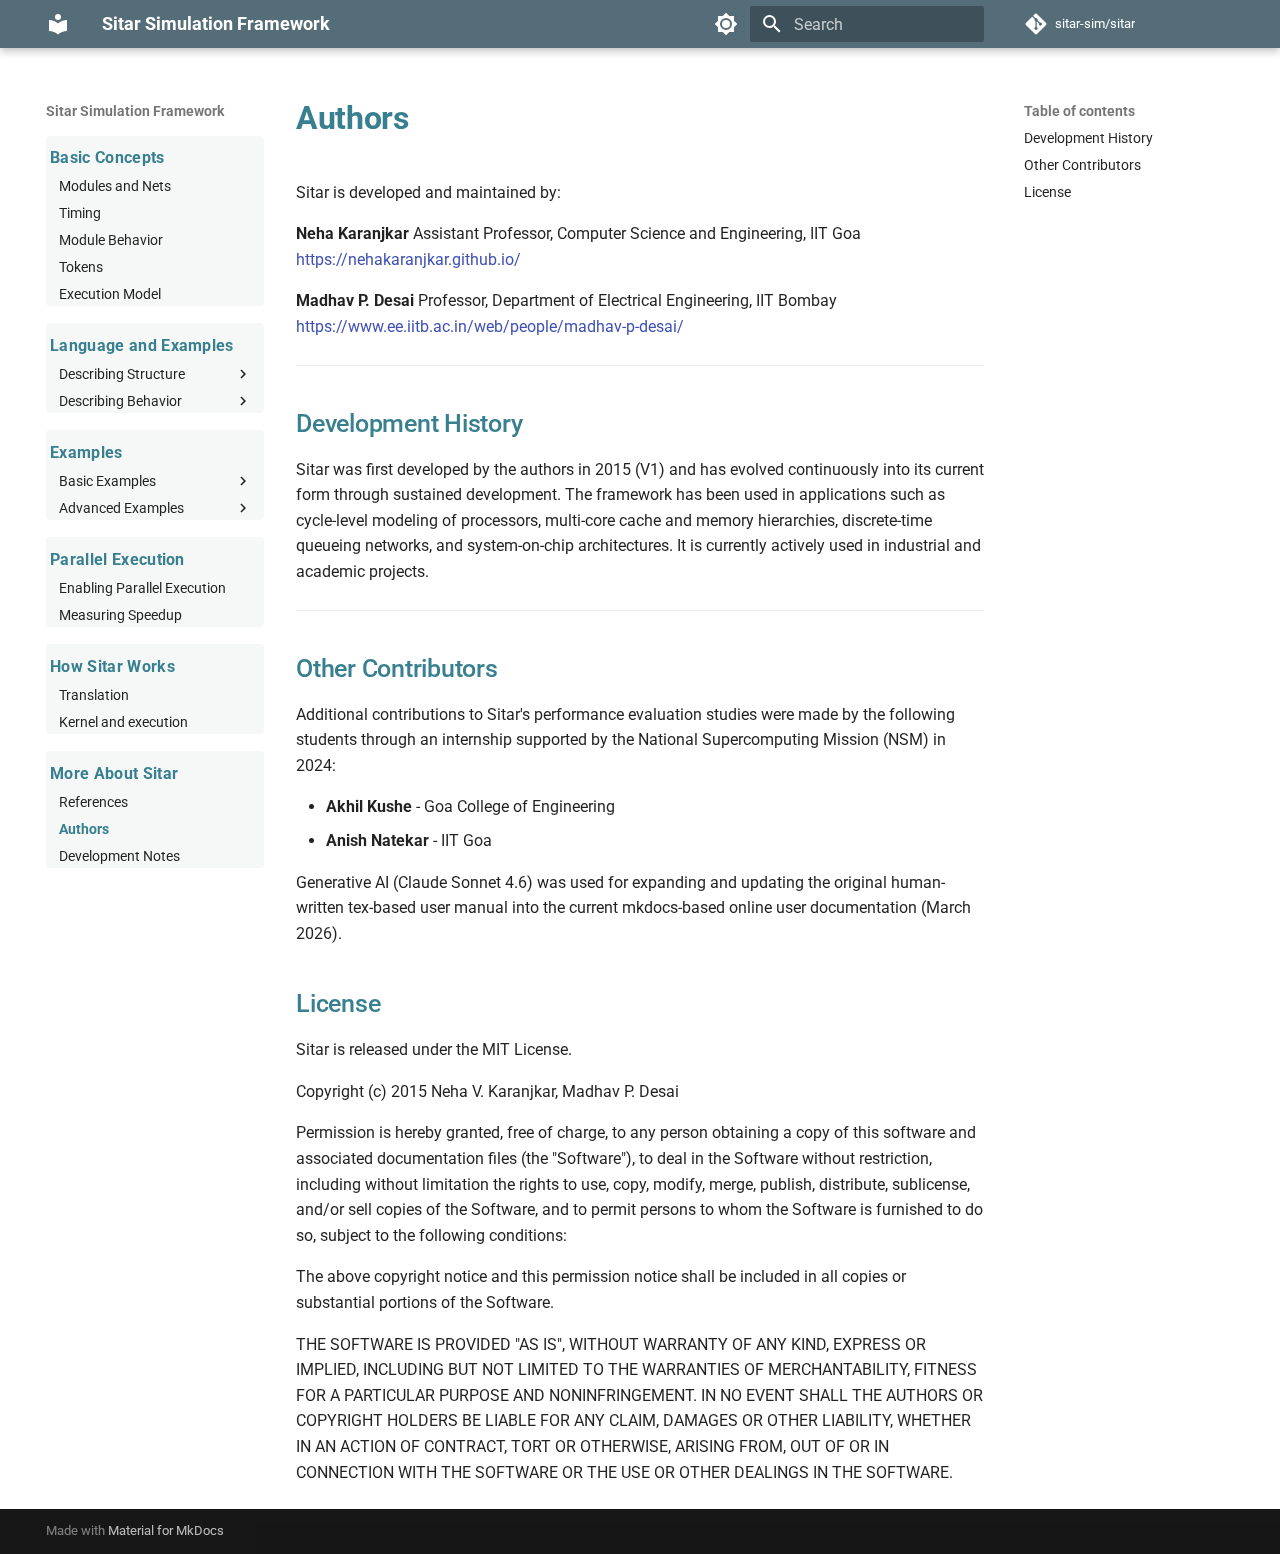
<file: authors.html>
<!doctype html>
<html lang="en" class="no-js">
  <head>
    
      <meta charset="utf-8">
      <meta name="viewport" content="width=device-width,initial-scale=1">
      
        <meta name="description" content="A cycle-based discrete-event modeling framework">
      
      
        <meta name="author" content="Neha Karanjkar">
      
      
      
        <link rel="prev" href="references.html">
      
      
        <link rel="next" href="development.html">
      
      
        
      
      
      <link rel="icon" href="assets/images/favicon.png">
      <meta name="generator" content="mkdocs-1.6.1, mkdocs-material-9.7.1">
    
    
      
        <title>Authors - Sitar Simulation Framework</title>
      
    
    
      <link rel="stylesheet" href="assets/stylesheets/main.484c7ddc.min.css">
      
        
        <link rel="stylesheet" href="assets/stylesheets/palette.ab4e12ef.min.css">
      
      


    
    
      
    
    
      
        
        
        <link rel="preconnect" href="https://fonts.gstatic.com" crossorigin>
        <link rel="stylesheet" href="https://fonts.googleapis.com/css?family=Roboto:300,300i,400,400i,700,700i%7CRoboto+Mono:400,400i,700,700i&display=fallback">
        <style>:root{--md-text-font:"Roboto";--md-code-font:"Roboto Mono"}</style>
      
    
    
      <link rel="stylesheet" href="stylesheets/extra.css">
    
    <script>__md_scope=new URL(".",location),__md_hash=e=>[...e].reduce(((e,_)=>(e<<5)-e+_.charCodeAt(0)),0),__md_get=(e,_=localStorage,t=__md_scope)=>JSON.parse(_.getItem(t.pathname+"."+e)),__md_set=(e,_,t=localStorage,a=__md_scope)=>{try{t.setItem(a.pathname+"."+e,JSON.stringify(_))}catch(e){}}</script>
    
      

    
    
  </head>
  
  
    
    
      
    
    
    
    
    <body dir="ltr" data-md-color-scheme="colorful" data-md-color-primary="blue-grey" data-md-color-accent="indigo">
  
    
    <input class="md-toggle" data-md-toggle="drawer" type="checkbox" id="__drawer" autocomplete="off">
    <input class="md-toggle" data-md-toggle="search" type="checkbox" id="__search" autocomplete="off">
    <label class="md-overlay" for="__drawer"></label>
    <div data-md-component="skip">
      
        
        <a href="#authors" class="md-skip">
          Skip to content
        </a>
      
    </div>
    <div data-md-component="announce">
      
    </div>
    
    
      

  

<header class="md-header md-header--shadow" data-md-component="header">
  <nav class="md-header__inner md-grid" aria-label="Header">
    <a href="." title="Sitar Simulation Framework" class="md-header__button md-logo" aria-label="Sitar Simulation Framework" data-md-component="logo">
      
  
  <svg xmlns="http://www.w3.org/2000/svg" viewBox="0 0 24 24"><path d="M12 8a3 3 0 0 0 3-3 3 3 0 0 0-3-3 3 3 0 0 0-3 3 3 3 0 0 0 3 3m0 3.54C9.64 9.35 6.5 8 3 8v11c3.5 0 6.64 1.35 9 3.54 2.36-2.19 5.5-3.54 9-3.54V8c-3.5 0-6.64 1.35-9 3.54"/></svg>

    </a>
    <label class="md-header__button md-icon" for="__drawer">
      
      <svg xmlns="http://www.w3.org/2000/svg" viewBox="0 0 24 24"><path d="M3 6h18v2H3zm0 5h18v2H3zm0 5h18v2H3z"/></svg>
    </label>
    <div class="md-header__title" data-md-component="header-title">
      <div class="md-header__ellipsis">
        <div class="md-header__topic">
          <span class="md-ellipsis">
            Sitar Simulation Framework
          </span>
        </div>
        <div class="md-header__topic" data-md-component="header-topic">
          <span class="md-ellipsis">
            
              Authors
            
          </span>
        </div>
      </div>
    </div>
    
      
        <form class="md-header__option" data-md-component="palette">
  
    
    
    
    <input class="md-option" data-md-color-media="" data-md-color-scheme="colorful" data-md-color-primary="blue-grey" data-md-color-accent="indigo"  aria-label="Switch to dark mode"  type="radio" name="__palette" id="__palette_0">
    
      <label class="md-header__button md-icon" title="Switch to dark mode" for="__palette_1" hidden>
        <svg xmlns="http://www.w3.org/2000/svg" viewBox="0 0 24 24"><path d="M12 8a4 4 0 0 0-4 4 4 4 0 0 0 4 4 4 4 0 0 0 4-4 4 4 0 0 0-4-4m0 10a6 6 0 0 1-6-6 6 6 0 0 1 6-6 6 6 0 0 1 6 6 6 6 0 0 1-6 6m8-9.31V4h-4.69L12 .69 8.69 4H4v4.69L.69 12 4 15.31V20h4.69L12 23.31 15.31 20H20v-4.69L23.31 12z"/></svg>
      </label>
    
  
    
    
    
    <input class="md-option" data-md-color-media="" data-md-color-scheme="slate" data-md-color-primary="blue-grey" data-md-color-accent="indigo"  aria-label="Switch to light mode"  type="radio" name="__palette" id="__palette_1">
    
      <label class="md-header__button md-icon" title="Switch to light mode" for="__palette_0" hidden>
        <svg xmlns="http://www.w3.org/2000/svg" viewBox="0 0 24 24"><path d="M12 18c-.89 0-1.74-.2-2.5-.55C11.56 16.5 13 14.42 13 12s-1.44-4.5-3.5-5.45C10.26 6.2 11.11 6 12 6a6 6 0 0 1 6 6 6 6 0 0 1-6 6m8-9.31V4h-4.69L12 .69 8.69 4H4v4.69L.69 12 4 15.31V20h4.69L12 23.31 15.31 20H20v-4.69L23.31 12z"/></svg>
      </label>
    
  
</form>
      
    
    
      <script>var palette=__md_get("__palette");if(palette&&palette.color){if("(prefers-color-scheme)"===palette.color.media){var media=matchMedia("(prefers-color-scheme: light)"),input=document.querySelector(media.matches?"[data-md-color-media='(prefers-color-scheme: light)']":"[data-md-color-media='(prefers-color-scheme: dark)']");palette.color.media=input.getAttribute("data-md-color-media"),palette.color.scheme=input.getAttribute("data-md-color-scheme"),palette.color.primary=input.getAttribute("data-md-color-primary"),palette.color.accent=input.getAttribute("data-md-color-accent")}for(var[key,value]of Object.entries(palette.color))document.body.setAttribute("data-md-color-"+key,value)}</script>
    
    
    
      
      
        <label class="md-header__button md-icon" for="__search">
          
          <svg xmlns="http://www.w3.org/2000/svg" viewBox="0 0 24 24"><path d="M9.5 3A6.5 6.5 0 0 1 16 9.5c0 1.61-.59 3.09-1.56 4.23l.27.27h.79l5 5-1.5 1.5-5-5v-.79l-.27-.27A6.52 6.52 0 0 1 9.5 16 6.5 6.5 0 0 1 3 9.5 6.5 6.5 0 0 1 9.5 3m0 2C7 5 5 7 5 9.5S7 14 9.5 14 14 12 14 9.5 12 5 9.5 5"/></svg>
        </label>
        <div class="md-search" data-md-component="search" role="dialog">
  <label class="md-search__overlay" for="__search"></label>
  <div class="md-search__inner" role="search">
    <form class="md-search__form" name="search">
      <input type="text" class="md-search__input" name="query" aria-label="Search" placeholder="Search" autocapitalize="off" autocorrect="off" autocomplete="off" spellcheck="false" data-md-component="search-query" required>
      <label class="md-search__icon md-icon" for="__search">
        
        <svg xmlns="http://www.w3.org/2000/svg" viewBox="0 0 24 24"><path d="M9.5 3A6.5 6.5 0 0 1 16 9.5c0 1.61-.59 3.09-1.56 4.23l.27.27h.79l5 5-1.5 1.5-5-5v-.79l-.27-.27A6.52 6.52 0 0 1 9.5 16 6.5 6.5 0 0 1 3 9.5 6.5 6.5 0 0 1 9.5 3m0 2C7 5 5 7 5 9.5S7 14 9.5 14 14 12 14 9.5 12 5 9.5 5"/></svg>
        
        <svg xmlns="http://www.w3.org/2000/svg" viewBox="0 0 24 24"><path d="M20 11v2H8l5.5 5.5-1.42 1.42L4.16 12l7.92-7.92L13.5 5.5 8 11z"/></svg>
      </label>
      <nav class="md-search__options" aria-label="Search">
        
        <button type="reset" class="md-search__icon md-icon" title="Clear" aria-label="Clear" tabindex="-1">
          
          <svg xmlns="http://www.w3.org/2000/svg" viewBox="0 0 24 24"><path d="M19 6.41 17.59 5 12 10.59 6.41 5 5 6.41 10.59 12 5 17.59 6.41 19 12 13.41 17.59 19 19 17.59 13.41 12z"/></svg>
        </button>
      </nav>
      
        <div class="md-search__suggest" data-md-component="search-suggest"></div>
      
    </form>
    <div class="md-search__output">
      <div class="md-search__scrollwrap" tabindex="0" data-md-scrollfix>
        <div class="md-search-result" data-md-component="search-result">
          <div class="md-search-result__meta">
            Initializing search
          </div>
          <ol class="md-search-result__list" role="presentation"></ol>
        </div>
      </div>
    </div>
  </div>
</div>
      
    
    
      <div class="md-header__source">
        <a href="https://github.com/sitar-sim/sitar" title="Go to repository" class="md-source" data-md-component="source">
  <div class="md-source__icon md-icon">
    
    <svg xmlns="http://www.w3.org/2000/svg" viewBox="0 0 448 512"><!--! Font Awesome Free 7.1.0 by @fontawesome - https://fontawesome.com License - https://fontawesome.com/license/free (Icons: CC BY 4.0, Fonts: SIL OFL 1.1, Code: MIT License) Copyright 2025 Fonticons, Inc.--><path d="M439.6 236.1 244 40.5c-5.4-5.5-12.8-8.5-20.4-8.5s-15 3-20.4 8.4L162.5 81l51.5 51.5c27.1-9.1 52.7 16.8 43.4 43.7l49.7 49.7c34.2-11.8 61.2 31 35.5 56.7-26.5 26.5-70.2-2.9-56-37.3L240.3 199v121.9c25.3 12.5 22.3 41.8 9.1 55-6.4 6.4-15.2 10.1-24.3 10.1s-17.8-3.6-24.3-10.1c-17.6-17.6-11.1-46.9 11.2-56v-123c-20.8-8.5-24.6-30.7-18.6-45L142.6 101 8.5 235.1C3 240.6 0 247.9 0 255.5s3 15 8.5 20.4l195.6 195.7c5.4 5.4 12.7 8.4 20.4 8.4s15-3 20.4-8.4l194.7-194.7c5.4-5.4 8.4-12.8 8.4-20.4s-3-15-8.4-20.4"/></svg>
  </div>
  <div class="md-source__repository">
    sitar-sim/sitar
  </div>
</a>
      </div>
    
  </nav>
  
</header>
    
    <div class="md-container" data-md-component="container">
      
      
        
          
        
      
      <main class="md-main" data-md-component="main">
        <div class="md-main__inner md-grid">
          
            
              
              <div class="md-sidebar md-sidebar--primary" data-md-component="sidebar" data-md-type="navigation" >
                <div class="md-sidebar__scrollwrap">
                  <div class="md-sidebar__inner">
                    



<nav class="md-nav md-nav--primary" aria-label="Navigation" data-md-level="0">
  <label class="md-nav__title" for="__drawer">
    <a href="." title="Sitar Simulation Framework" class="md-nav__button md-logo" aria-label="Sitar Simulation Framework" data-md-component="logo">
      
  
  <svg xmlns="http://www.w3.org/2000/svg" viewBox="0 0 24 24"><path d="M12 8a3 3 0 0 0 3-3 3 3 0 0 0-3-3 3 3 0 0 0-3 3 3 3 0 0 0 3 3m0 3.54C9.64 9.35 6.5 8 3 8v11c3.5 0 6.64 1.35 9 3.54 2.36-2.19 5.5-3.54 9-3.54V8c-3.5 0-6.64 1.35-9 3.54"/></svg>

    </a>
    Sitar Simulation Framework
  </label>
  
    <div class="md-nav__source">
      <a href="https://github.com/sitar-sim/sitar" title="Go to repository" class="md-source" data-md-component="source">
  <div class="md-source__icon md-icon">
    
    <svg xmlns="http://www.w3.org/2000/svg" viewBox="0 0 448 512"><!--! Font Awesome Free 7.1.0 by @fontawesome - https://fontawesome.com License - https://fontawesome.com/license/free (Icons: CC BY 4.0, Fonts: SIL OFL 1.1, Code: MIT License) Copyright 2025 Fonticons, Inc.--><path d="M439.6 236.1 244 40.5c-5.4-5.5-12.8-8.5-20.4-8.5s-15 3-20.4 8.4L162.5 81l51.5 51.5c27.1-9.1 52.7 16.8 43.4 43.7l49.7 49.7c34.2-11.8 61.2 31 35.5 56.7-26.5 26.5-70.2-2.9-56-37.3L240.3 199v121.9c25.3 12.5 22.3 41.8 9.1 55-6.4 6.4-15.2 10.1-24.3 10.1s-17.8-3.6-24.3-10.1c-17.6-17.6-11.1-46.9 11.2-56v-123c-20.8-8.5-24.6-30.7-18.6-45L142.6 101 8.5 235.1C3 240.6 0 247.9 0 255.5s3 15 8.5 20.4l195.6 195.7c5.4 5.4 12.7 8.4 20.4 8.4s15-3 20.4-8.4l194.7-194.7c5.4-5.4 8.4-12.8 8.4-20.4s-3-15-8.4-20.4"/></svg>
  </div>
  <div class="md-source__repository">
    sitar-sim/sitar
  </div>
</a>
    </div>
  
  <ul class="md-nav__list" data-md-scrollfix>
    
      
      
  
  
  
  
    
    
    
    
      
        
        
      
    
    
    <li class="md-nav__item md-nav__item--section md-nav__item--nested">
      
        
        
        <input class="md-nav__toggle md-toggle " type="checkbox" id="__nav_1" >
        
          
          <label class="md-nav__link" for="__nav_1" id="__nav_1_label" tabindex="">
            
  
  
  <span class="md-ellipsis">
    
  
    Introduction
  

    
  </span>
  
  

            <span class="md-nav__icon md-icon"></span>
          </label>
        
        <nav class="md-nav" data-md-level="1" aria-labelledby="__nav_1_label" aria-expanded="false">
          <label class="md-nav__title" for="__nav_1">
            <span class="md-nav__icon md-icon"></span>
            
  
    Introduction
  

          </label>
          <ul class="md-nav__list" data-md-scrollfix>
            
              
                
  
  
  
  
    <li class="md-nav__item">
      <a href="index.html" class="md-nav__link">
        
  
  
  <span class="md-ellipsis">
    
  
    What is Sitar
  

    
  </span>
  
  

      </a>
    </li>
  

              
            
              
                
  
  
  
  
    <li class="md-nav__item">
      <a href="getting_started.html" class="md-nav__link">
        
  
  
  <span class="md-ellipsis">
    
  
    Getting Started
  

    
  </span>
  
  

      </a>
    </li>
  

              
            
          </ul>
        </nav>
      
    </li>
  

    
      
      
  
  
  
  
    
    
    
    
      
        
        
      
    
    
    <li class="md-nav__item md-nav__item--section md-nav__item--nested">
      
        
        
        <input class="md-nav__toggle md-toggle " type="checkbox" id="__nav_2" >
        
          
          <label class="md-nav__link" for="__nav_2" id="__nav_2_label" tabindex="">
            
  
  
  <span class="md-ellipsis">
    
  
    Basic Concepts
  

    
  </span>
  
  

            <span class="md-nav__icon md-icon"></span>
          </label>
        
        <nav class="md-nav" data-md-level="1" aria-labelledby="__nav_2_label" aria-expanded="false">
          <label class="md-nav__title" for="__nav_2">
            <span class="md-nav__icon md-icon"></span>
            
  
    Basic Concepts
  

          </label>
          <ul class="md-nav__list" data-md-scrollfix>
            
              
                
  
  
  
  
    <li class="md-nav__item">
      <a href="2_basic_concepts/components_modules_nets.html" class="md-nav__link">
        
  
  
  <span class="md-ellipsis">
    
  
    Modules and Nets
  

    
  </span>
  
  

      </a>
    </li>
  

              
            
              
                
  
  
  
  
    <li class="md-nav__item">
      <a href="2_basic_concepts/timing_and_execution_model.html" class="md-nav__link">
        
  
  
  <span class="md-ellipsis">
    
  
    Timing
  

    
  </span>
  
  

      </a>
    </li>
  

              
            
              
                
  
  
  
  
    <li class="md-nav__item">
      <a href="2_basic_concepts/module_behavior.html" class="md-nav__link">
        
  
  
  <span class="md-ellipsis">
    
  
    Module Behavior
  

    
  </span>
  
  

      </a>
    </li>
  

              
            
              
                
  
  
  
  
    <li class="md-nav__item">
      <a href="2_basic_concepts/io_and_tokens.html" class="md-nav__link">
        
  
  
  <span class="md-ellipsis">
    
  
    Tokens
  

    
  </span>
  
  

      </a>
    </li>
  

              
            
              
                
  
  
  
  
    <li class="md-nav__item">
      <a href="2_basic_concepts/execution_model.html" class="md-nav__link">
        
  
  
  <span class="md-ellipsis">
    
  
    Execution Model
  

    
  </span>
  
  

      </a>
    </li>
  

              
            
          </ul>
        </nav>
      
    </li>
  

    
      
      
  
  
  
  
    
    
    
    
      
        
        
      
    
    
    <li class="md-nav__item md-nav__item--section md-nav__item--nested">
      
        
        
        <input class="md-nav__toggle md-toggle " type="checkbox" id="__nav_3" >
        
          
          <label class="md-nav__link" for="__nav_3" id="__nav_3_label" tabindex="">
            
  
  
  <span class="md-ellipsis">
    
  
    Language and Examples
  

    
  </span>
  
  

            <span class="md-nav__icon md-icon"></span>
          </label>
        
        <nav class="md-nav" data-md-level="1" aria-labelledby="__nav_3_label" aria-expanded="false">
          <label class="md-nav__title" for="__nav_3">
            <span class="md-nav__icon md-icon"></span>
            
  
    Language and Examples
  

          </label>
          <ul class="md-nav__list" data-md-scrollfix>
            
              
                
  
  
  
  
    
    
    
    
      
    
    
    <li class="md-nav__item md-nav__item--nested">
      
        
        
        <input class="md-nav__toggle md-toggle " type="checkbox" id="__nav_3_1" >
        
          
          <label class="md-nav__link" for="__nav_3_1" id="__nav_3_1_label" tabindex="0">
            
  
  
  <span class="md-ellipsis">
    
  
    Describing Structure
  

    
  </span>
  
  

            <span class="md-nav__icon md-icon"></span>
          </label>
        
        <nav class="md-nav" data-md-level="2" aria-labelledby="__nav_3_1_label" aria-expanded="false">
          <label class="md-nav__title" for="__nav_3_1">
            <span class="md-nav__icon md-icon"></span>
            
  
    Describing Structure
  

          </label>
          <ul class="md-nav__list" data-md-scrollfix>
            
              
                
  
  
  
  
    <li class="md-nav__item">
      <a href="3_language_and_examples/modules_and_hierarchy.html" class="md-nav__link">
        
  
  
  <span class="md-ellipsis">
    
  
    Modules and hierarchy
  

    
  </span>
  
  

      </a>
    </li>
  

              
            
              
                
  
  
  
  
    <li class="md-nav__item">
      <a href="3_language_and_examples/nets_and_ports.html" class="md-nav__link">
        
  
  
  <span class="md-ellipsis">
    
  
    Nets, ports, and connections
  

    
  </span>
  
  

      </a>
    </li>
  

              
            
              
                
  
  
  
  
    <li class="md-nav__item">
      <a href="3_language_and_examples/parameters_and_templates.html" class="md-nav__link">
        
  
  
  <span class="md-ellipsis">
    
  
    Parameters and templates
  

    
  </span>
  
  

      </a>
    </li>
  

              
            
              
                
  
  
  
  
    <li class="md-nav__item">
      <a href="3_language_and_examples/regular_structures.html" class="md-nav__link">
        
  
  
  <span class="md-ellipsis">
    
  
    Regular structures
  

    
  </span>
  
  

      </a>
    </li>
  

              
            
          </ul>
        </nav>
      
    </li>
  

              
            
              
                
  
  
  
  
    
    
    
    
      
    
    
    <li class="md-nav__item md-nav__item--nested">
      
        
        
        <input class="md-nav__toggle md-toggle " type="checkbox" id="__nav_3_2" >
        
          
          <label class="md-nav__link" for="__nav_3_2" id="__nav_3_2_label" tabindex="0">
            
  
  
  <span class="md-ellipsis">
    
  
    Describing Behavior
  

    
  </span>
  
  

            <span class="md-nav__icon md-icon"></span>
          </label>
        
        <nav class="md-nav" data-md-level="2" aria-labelledby="__nav_3_2_label" aria-expanded="false">
          <label class="md-nav__title" for="__nav_3_2">
            <span class="md-nav__icon md-icon"></span>
            
  
    Describing Behavior
  

          </label>
          <ul class="md-nav__list" data-md-scrollfix>
            
              
                
  
  
  
  
    <li class="md-nav__item">
      <a href="3_language_and_examples/sequence.html" class="md-nav__link">
        
  
  
  <span class="md-ellipsis">
    
  
    Sequences and statements
  

    
  </span>
  
  

      </a>
    </li>
  

              
            
              
                
  
  
  
  
    <li class="md-nav__item">
      <a href="3_language_and_examples/code_blocks.html" class="md-nav__link">
        
  
  
  <span class="md-ellipsis">
    
  
    Code blocks
  

    
  </span>
  
  

      </a>
    </li>
  

              
            
              
                
  
  
  
  
    <li class="md-nav__item">
      <a href="3_language_and_examples/wait.html" class="md-nav__link">
        
  
  
  <span class="md-ellipsis">
    
  
    Wait
  

    
  </span>
  
  

      </a>
    </li>
  

              
            
              
                
  
  
  
  
    <li class="md-nav__item">
      <a href="3_language_and_examples/logging.html" class="md-nav__link">
        
  
  
  <span class="md-ellipsis">
    
  
    Logging
  

    
  </span>
  
  

      </a>
    </li>
  

              
            
              
                
  
  
  
  
    <li class="md-nav__item">
      <a href="3_language_and_examples/if_else.html" class="md-nav__link">
        
  
  
  <span class="md-ellipsis">
    
  
    If-else
  

    
  </span>
  
  

      </a>
    </li>
  

              
            
              
                
  
  
  
  
    <li class="md-nav__item">
      <a href="3_language_and_examples/do_while.html" class="md-nav__link">
        
  
  
  <span class="md-ellipsis">
    
  
    Do-while
  

    
  </span>
  
  

      </a>
    </li>
  

              
            
              
                
  
  
  
  
    <li class="md-nav__item">
      <a href="3_language_and_examples/parallel.html" class="md-nav__link">
        
  
  
  <span class="md-ellipsis">
    
  
    Parallel blocks
  

    
  </span>
  
  

      </a>
    </li>
  

              
            
              
                
  
  
  
  
    <li class="md-nav__item">
      <a href="3_language_and_examples/procedures.html" class="md-nav__link">
        
  
  
  <span class="md-ellipsis">
    
  
    Procedures
  

    
  </span>
  
  

      </a>
    </li>
  

              
            
              
                
  
  
  
  
    <li class="md-nav__item">
      <a href="3_language_and_examples/io_procedures.html" class="md-nav__link">
        
  
  
  <span class="md-ellipsis">
    
  
    Procedures for I/O
  

    
  </span>
  
  

      </a>
    </li>
  

              
            
          </ul>
        </nav>
      
    </li>
  

              
            
          </ul>
        </nav>
      
    </li>
  

    
      
      
  
  
  
  
    
    
    
    
      
        
        
      
    
    
    <li class="md-nav__item md-nav__item--section md-nav__item--nested">
      
        
        
        <input class="md-nav__toggle md-toggle " type="checkbox" id="__nav_4" >
        
          
          <label class="md-nav__link" for="__nav_4" id="__nav_4_label" tabindex="">
            
  
  
  <span class="md-ellipsis">
    
  
    Examples
  

    
  </span>
  
  

            <span class="md-nav__icon md-icon"></span>
          </label>
        
        <nav class="md-nav" data-md-level="1" aria-labelledby="__nav_4_label" aria-expanded="false">
          <label class="md-nav__title" for="__nav_4">
            <span class="md-nav__icon md-icon"></span>
            
  
    Examples
  

          </label>
          <ul class="md-nav__list" data-md-scrollfix>
            
              
                
  
  
  
  
    
    
    
    
      
    
    
    <li class="md-nav__item md-nav__item--nested">
      
        
        
        <input class="md-nav__toggle md-toggle " type="checkbox" id="__nav_4_1" >
        
          
          <label class="md-nav__link" for="__nav_4_1" id="__nav_4_1_label" tabindex="0">
            
  
  
  <span class="md-ellipsis">
    
  
    Basic Examples
  

    
  </span>
  
  

            <span class="md-nav__icon md-icon"></span>
          </label>
        
        <nav class="md-nav" data-md-level="2" aria-labelledby="__nav_4_1_label" aria-expanded="false">
          <label class="md-nav__title" for="__nav_4_1">
            <span class="md-nav__icon md-icon"></span>
            
  
    Basic Examples
  

          </label>
          <ul class="md-nav__list" data-md-scrollfix>
            
              
                
  
  
  
  
    <li class="md-nav__item">
      <a href="4_examples/basic_examples/shift_register.html" class="md-nav__link">
        
  
  
  <span class="md-ellipsis">
    
  
    Shift Register
  

    
  </span>
  
  

      </a>
    </li>
  

              
            
              
                
  
  
  
  
    <li class="md-nav__item">
      <a href="4_examples/basic_examples/state_machine.html" class="md-nav__link">
        
  
  
  <span class="md-ellipsis">
    
  
    State Machine
  

    
  </span>
  
  

      </a>
    </li>
  

              
            
              
                
  
  
  
  
    <li class="md-nav__item">
      <a href="4_examples/basic_examples/producer_consumer.html" class="md-nav__link">
        
  
  
  <span class="md-ellipsis">
    
  
    Producer Consumer
  

    
  </span>
  
  

      </a>
    </li>
  

              
            
              
                
  
  
  
  
    <li class="md-nav__item">
      <a href="4_examples/basic_examples/router.html" class="md-nav__link">
        
  
  
  <span class="md-ellipsis">
    
  
    Router
  

    
  </span>
  
  

      </a>
    </li>
  

              
            
          </ul>
        </nav>
      
    </li>
  

              
            
              
                
  
  
  
  
    
    
    
    
      
    
    
    <li class="md-nav__item md-nav__item--nested">
      
        
        
        <input class="md-nav__toggle md-toggle " type="checkbox" id="__nav_4_2" >
        
          
          <label class="md-nav__link" for="__nav_4_2" id="__nav_4_2_label" tabindex="0">
            
  
  
  <span class="md-ellipsis">
    
  
    Advanced Examples
  

    
  </span>
  
  

            <span class="md-nav__icon md-icon"></span>
          </label>
        
        <nav class="md-nav" data-md-level="2" aria-labelledby="__nav_4_2_label" aria-expanded="false">
          <label class="md-nav__title" for="__nav_4_2">
            <span class="md-nav__icon md-icon"></span>
            
  
    Advanced Examples
  

          </label>
          <ul class="md-nav__list" data-md-scrollfix>
            
              
                
  
  
  
  
    <li class="md-nav__item">
      <a href="4_examples/advanced_examples/processor_model.html" class="md-nav__link">
        
  
  
  <span class="md-ellipsis">
    
  
    Processor and Memory
  

    
  </span>
  
  

      </a>
    </li>
  

              
            
              
                
  
  
  
  
    <li class="md-nav__item">
      <a href="4_examples/advanced_examples/pipelined_processor.html" class="md-nav__link">
        
  
  
  <span class="md-ellipsis">
    
  
    Pipelined Processor
  

    
  </span>
  
  

      </a>
    </li>
  

              
            
              
                
  
  
  
  
    <li class="md-nav__item">
      <a href="4_examples/advanced_examples/mesh.html" class="md-nav__link">
        
  
  
  <span class="md-ellipsis">
    
  
    Mesh
  

    
  </span>
  
  

      </a>
    </li>
  

              
            
          </ul>
        </nav>
      
    </li>
  

              
            
          </ul>
        </nav>
      
    </li>
  

    
      
      
  
  
  
  
    
    
    
    
      
        
        
      
    
    
    <li class="md-nav__item md-nav__item--section md-nav__item--nested">
      
        
        
        <input class="md-nav__toggle md-toggle " type="checkbox" id="__nav_5" >
        
          
          <label class="md-nav__link" for="__nav_5" id="__nav_5_label" tabindex="">
            
  
  
  <span class="md-ellipsis">
    
  
    Parallel Execution
  

    
  </span>
  
  

            <span class="md-nav__icon md-icon"></span>
          </label>
        
        <nav class="md-nav" data-md-level="1" aria-labelledby="__nav_5_label" aria-expanded="false">
          <label class="md-nav__title" for="__nav_5">
            <span class="md-nav__icon md-icon"></span>
            
  
    Parallel Execution
  

          </label>
          <ul class="md-nav__list" data-md-scrollfix>
            
              
                
  
  
  
  
    <li class="md-nav__item">
      <a href="5_parallel_execution/parallel_execution.html" class="md-nav__link">
        
  
  
  <span class="md-ellipsis">
    
  
    Enabling Parallel Execution
  

    
  </span>
  
  

      </a>
    </li>
  

              
            
              
                
  
  
  
  
    <li class="md-nav__item">
      <a href="5_parallel_execution/speedups.html" class="md-nav__link">
        
  
  
  <span class="md-ellipsis">
    
  
    Measuring Speedup
  

    
  </span>
  
  

      </a>
    </li>
  

              
            
          </ul>
        </nav>
      
    </li>
  

    
      
      
  
  
  
  
    
    
    
    
      
        
        
      
    
    
    <li class="md-nav__item md-nav__item--section md-nav__item--nested">
      
        
        
        <input class="md-nav__toggle md-toggle " type="checkbox" id="__nav_6" >
        
          
          <label class="md-nav__link" for="__nav_6" id="__nav_6_label" tabindex="">
            
  
  
  <span class="md-ellipsis">
    
  
    How Sitar Works
  

    
  </span>
  
  

            <span class="md-nav__icon md-icon"></span>
          </label>
        
        <nav class="md-nav" data-md-level="1" aria-labelledby="__nav_6_label" aria-expanded="false">
          <label class="md-nav__title" for="__nav_6">
            <span class="md-nav__icon md-icon"></span>
            
  
    How Sitar Works
  

          </label>
          <ul class="md-nav__list" data-md-scrollfix>
            
              
                
  
  
  
  
    <li class="md-nav__item">
      <a href="how_sitar_works/translation.html" class="md-nav__link">
        
  
  
  <span class="md-ellipsis">
    
  
    Translation
  

    
  </span>
  
  

      </a>
    </li>
  

              
            
              
                
  
  
  
  
    <li class="md-nav__item">
      <a href="how_sitar_works/kernel.html" class="md-nav__link">
        
  
  
  <span class="md-ellipsis">
    
  
    Kernel and execution
  

    
  </span>
  
  

      </a>
    </li>
  

              
            
          </ul>
        </nav>
      
    </li>
  

    
      
      
  
  
    
  
  
  
    
    
    
    
      
        
        
      
    
    
    <li class="md-nav__item md-nav__item--active md-nav__item--section md-nav__item--nested">
      
        
        
        <input class="md-nav__toggle md-toggle " type="checkbox" id="__nav_7" checked>
        
          
          <label class="md-nav__link" for="__nav_7" id="__nav_7_label" tabindex="">
            
  
  
  <span class="md-ellipsis">
    
  
    More About Sitar
  

    
  </span>
  
  

            <span class="md-nav__icon md-icon"></span>
          </label>
        
        <nav class="md-nav" data-md-level="1" aria-labelledby="__nav_7_label" aria-expanded="true">
          <label class="md-nav__title" for="__nav_7">
            <span class="md-nav__icon md-icon"></span>
            
  
    More About Sitar
  

          </label>
          <ul class="md-nav__list" data-md-scrollfix>
            
              
                
  
  
  
  
    <li class="md-nav__item">
      <a href="references.html" class="md-nav__link">
        
  
  
  <span class="md-ellipsis">
    
  
    References
  

    
  </span>
  
  

      </a>
    </li>
  

              
            
              
                
  
  
    
  
  
  
    <li class="md-nav__item md-nav__item--active">
      
      <input class="md-nav__toggle md-toggle" type="checkbox" id="__toc">
      
      
        
      
      
        <label class="md-nav__link md-nav__link--active" for="__toc">
          
  
  
  <span class="md-ellipsis">
    
  
    Authors
  

    
  </span>
  
  

          <span class="md-nav__icon md-icon"></span>
        </label>
      
      <a href="authors.html" class="md-nav__link md-nav__link--active">
        
  
  
  <span class="md-ellipsis">
    
  
    Authors
  

    
  </span>
  
  

      </a>
      
        

<nav class="md-nav md-nav--secondary" aria-label="Table of contents">
  
  
  
    
  
  
    <label class="md-nav__title" for="__toc">
      <span class="md-nav__icon md-icon"></span>
      Table of contents
    </label>
    <ul class="md-nav__list" data-md-component="toc" data-md-scrollfix>
      
        <li class="md-nav__item">
  <a href="#development-history" class="md-nav__link">
    <span class="md-ellipsis">
      
        Development History
      
    </span>
  </a>
  
</li>
      
        <li class="md-nav__item">
  <a href="#other-contributors" class="md-nav__link">
    <span class="md-ellipsis">
      
        Other Contributors
      
    </span>
  </a>
  
</li>
      
        <li class="md-nav__item">
  <a href="#license" class="md-nav__link">
    <span class="md-ellipsis">
      
        License
      
    </span>
  </a>
  
</li>
      
    </ul>
  
</nav>
      
    </li>
  

              
            
              
                
  
  
  
  
    <li class="md-nav__item">
      <a href="development.html" class="md-nav__link">
        
  
  
  <span class="md-ellipsis">
    
  
    Development Notes
  

    
  </span>
  
  

      </a>
    </li>
  

              
            
          </ul>
        </nav>
      
    </li>
  

    
  </ul>
</nav>
                  </div>
                </div>
              </div>
            
            
              
              <div class="md-sidebar md-sidebar--secondary" data-md-component="sidebar" data-md-type="toc" >
                <div class="md-sidebar__scrollwrap">
                  <div class="md-sidebar__inner">
                    

<nav class="md-nav md-nav--secondary" aria-label="Table of contents">
  
  
  
    
  
  
    <label class="md-nav__title" for="__toc">
      <span class="md-nav__icon md-icon"></span>
      Table of contents
    </label>
    <ul class="md-nav__list" data-md-component="toc" data-md-scrollfix>
      
        <li class="md-nav__item">
  <a href="#development-history" class="md-nav__link">
    <span class="md-ellipsis">
      
        Development History
      
    </span>
  </a>
  
</li>
      
        <li class="md-nav__item">
  <a href="#other-contributors" class="md-nav__link">
    <span class="md-ellipsis">
      
        Other Contributors
      
    </span>
  </a>
  
</li>
      
        <li class="md-nav__item">
  <a href="#license" class="md-nav__link">
    <span class="md-ellipsis">
      
        License
      
    </span>
  </a>
  
</li>
      
    </ul>
  
</nav>
                  </div>
                </div>
              </div>
            
          
          
            <div class="md-content" data-md-component="content">
              
              <article class="md-content__inner md-typeset">
                
                  


  
  


<h1 id="authors">Authors<a class="headerlink" href="#authors" title="Permanent link">&para;</a></h1>
<p>Sitar is developed and maintained by:</p>
<p><strong>Neha Karanjkar</strong>
Assistant Professor, Computer Science and Engineering, IIT Goa
<a href="https://nehakaranjkar.github.io/">https://nehakaranjkar.github.io/</a></p>
<p><strong>Madhav P. Desai</strong>
Professor, Department of Electrical Engineering, IIT Bombay
<a href="https://www.ee.iitb.ac.in/web/people/madhav-p-desai/">https://www.ee.iitb.ac.in/web/people/madhav-p-desai/</a></p>
<hr />
<h2 id="development-history">Development History<a class="headerlink" href="#development-history" title="Permanent link">&para;</a></h2>
<p>Sitar was first developed by the authors in 2015 (V1) and has evolved continuously into its current form through sustained development. The framework has been used in applications such as cycle-level modeling of processors, multi-core cache and memory hierarchies, discrete-time queueing networks, and system-on-chip architectures. It is currently actively used in industrial and academic projects.</p>
<hr />
<h2 id="other-contributors">Other Contributors<a class="headerlink" href="#other-contributors" title="Permanent link">&para;</a></h2>
<p>Additional contributions to Sitar's performance evaluation studies were made by the following students through an internship supported by the National Supercomputing Mission (NSM) in 2024:</p>
<ul>
<li><strong>Akhil Kushe</strong> - Goa College of Engineering </li>
<li><strong>Anish Natekar</strong> - IIT Goa</li>
</ul>
<p>Generative AI (Claude Sonnet 4.6) was used for expanding and updating the original human-written tex-based user manual into the current mkdocs-based online user documentation (March 2026).</p>
<h2 id="license">License<a class="headerlink" href="#license" title="Permanent link">&para;</a></h2>
<p>Sitar is released under the MIT License.</p>
<p>Copyright (c) 2015 Neha V. Karanjkar, Madhav P. Desai</p>
<p>Permission is hereby granted, free of charge, to any person obtaining a copy of this software and associated documentation files (the "Software"), to deal in the Software without restriction, including without limitation the rights to use, copy, modify, merge, publish, distribute, sublicense, and/or sell copies of the Software, and to permit persons to whom the Software is furnished to do so, subject to the following conditions:</p>
<p>The above copyright notice and this permission notice shall be included in all copies or substantial portions of the Software.</p>
<p>THE SOFTWARE IS PROVIDED "AS IS", WITHOUT WARRANTY OF ANY KIND, EXPRESS OR IMPLIED, INCLUDING BUT NOT LIMITED TO THE WARRANTIES OF MERCHANTABILITY, FITNESS FOR A PARTICULAR PURPOSE AND NONINFRINGEMENT. IN NO EVENT SHALL THE AUTHORS OR COPYRIGHT HOLDERS BE LIABLE FOR ANY CLAIM, DAMAGES OR OTHER LIABILITY, WHETHER IN AN ACTION OF CONTRACT, TORT OR OTHERWISE, ARISING FROM, OUT OF OR IN CONNECTION WITH THE SOFTWARE OR THE USE OR OTHER DEALINGS IN THE SOFTWARE.</p>












                
              </article>
            </div>
          
          
<script>var target=document.getElementById(location.hash.slice(1));target&&target.name&&(target.checked=target.name.startsWith("__tabbed_"))</script>
        </div>
        
          <button type="button" class="md-top md-icon" data-md-component="top" hidden>
  
  <svg xmlns="http://www.w3.org/2000/svg" viewBox="0 0 24 24"><path d="M13 20h-2V8l-5.5 5.5-1.42-1.42L12 4.16l7.92 7.92-1.42 1.42L13 8z"/></svg>
  Back to top
</button>
        
      </main>
      
        <footer class="md-footer">
  
  <div class="md-footer-meta md-typeset">
    <div class="md-footer-meta__inner md-grid">
      <div class="md-copyright">
  
  
    Made with
    <a href="https://squidfunk.github.io/mkdocs-material/" target="_blank" rel="noopener">
      Material for MkDocs
    </a>
  
</div>
      
    </div>
  </div>
</footer>
      
    </div>
    <div class="md-dialog" data-md-component="dialog">
      <div class="md-dialog__inner md-typeset"></div>
    </div>
    
    
    
      
      
      <script id="__config" type="application/json">{"annotate": null, "base": ".", "features": ["navigation.sections", "navigation.tracking", "navigation.instant", "navigation.top", "content.code.copy", "search.highlight", "search.suggest"], "search": "assets/javascripts/workers/search.2c215733.min.js", "tags": null, "translations": {"clipboard.copied": "Copied to clipboard", "clipboard.copy": "Copy to clipboard", "search.result.more.one": "1 more on this page", "search.result.more.other": "# more on this page", "search.result.none": "No matching documents", "search.result.one": "1 matching document", "search.result.other": "# matching documents", "search.result.placeholder": "Type to start searching", "search.result.term.missing": "Missing", "select.version": "Select version"}, "version": null}</script>
    
    
      <script src="assets/javascripts/bundle.79ae519e.min.js"></script>
      
    
  </body>
</html>
</file>
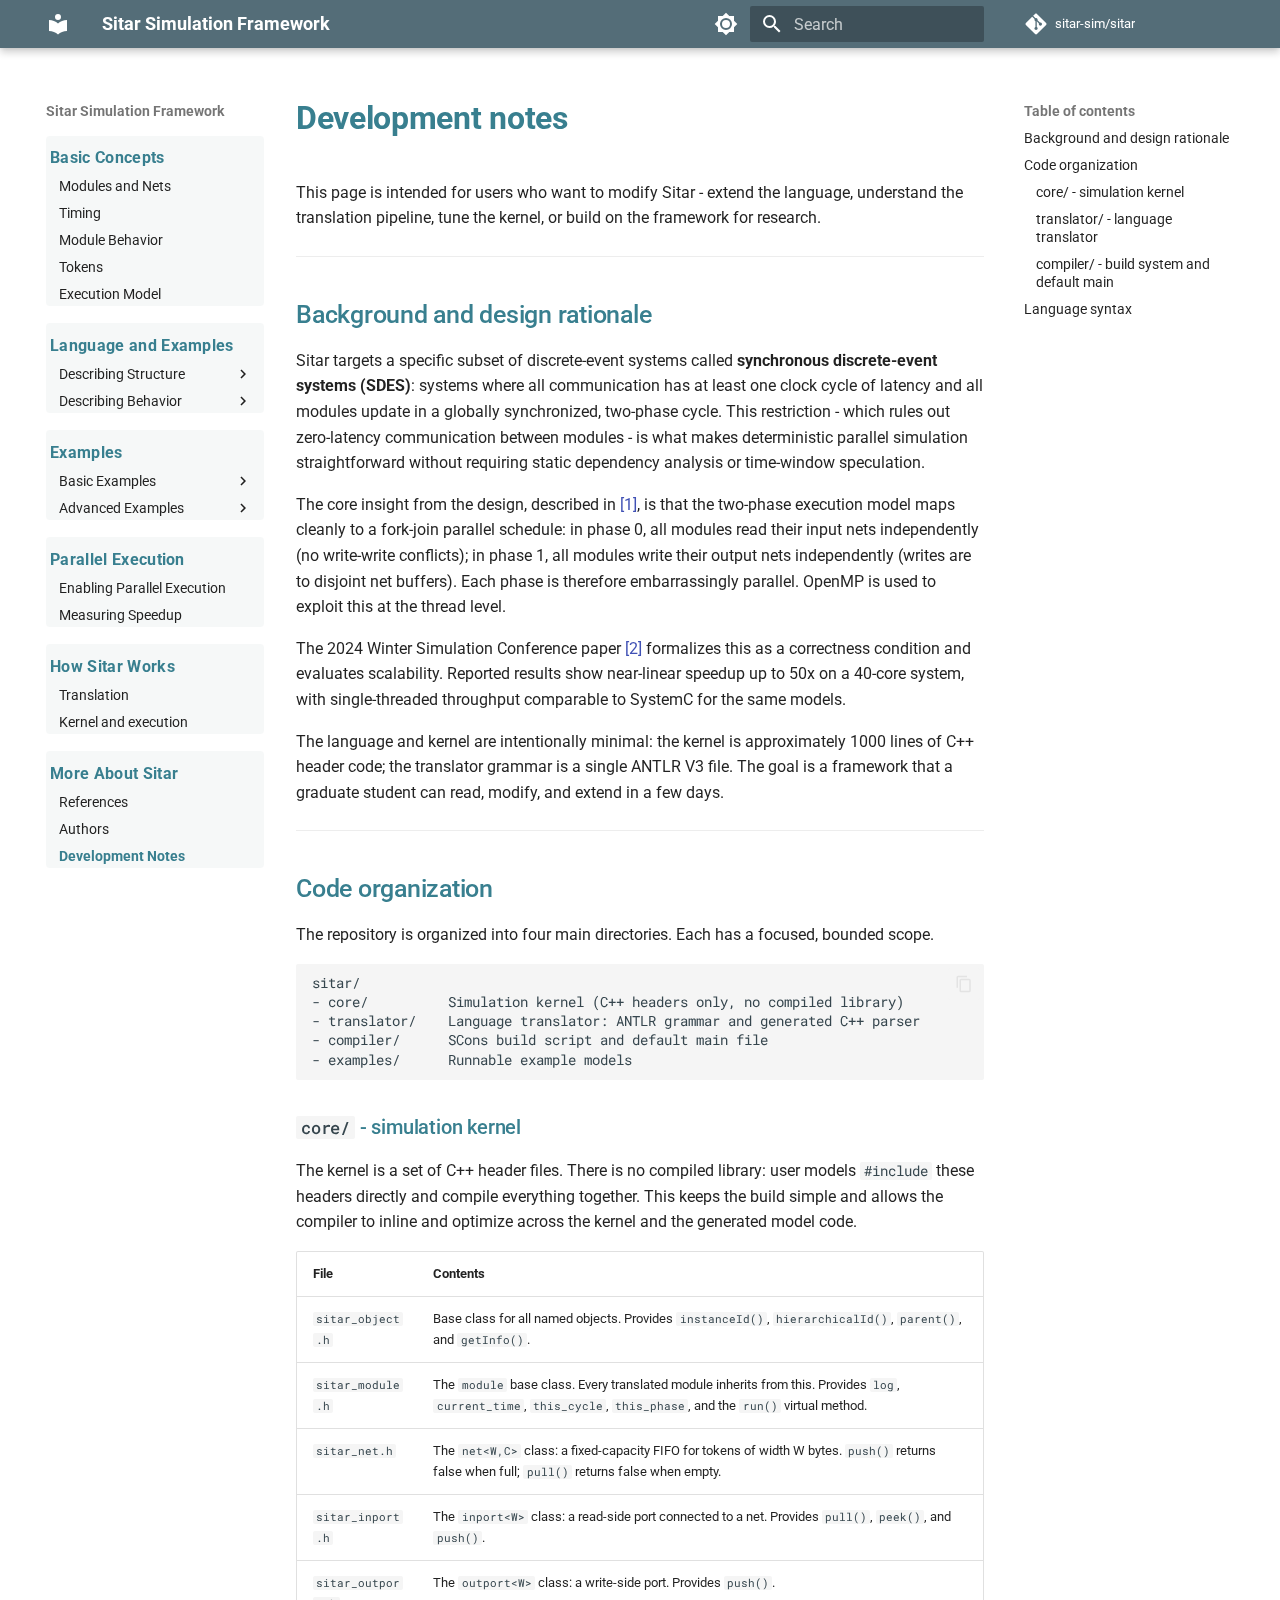
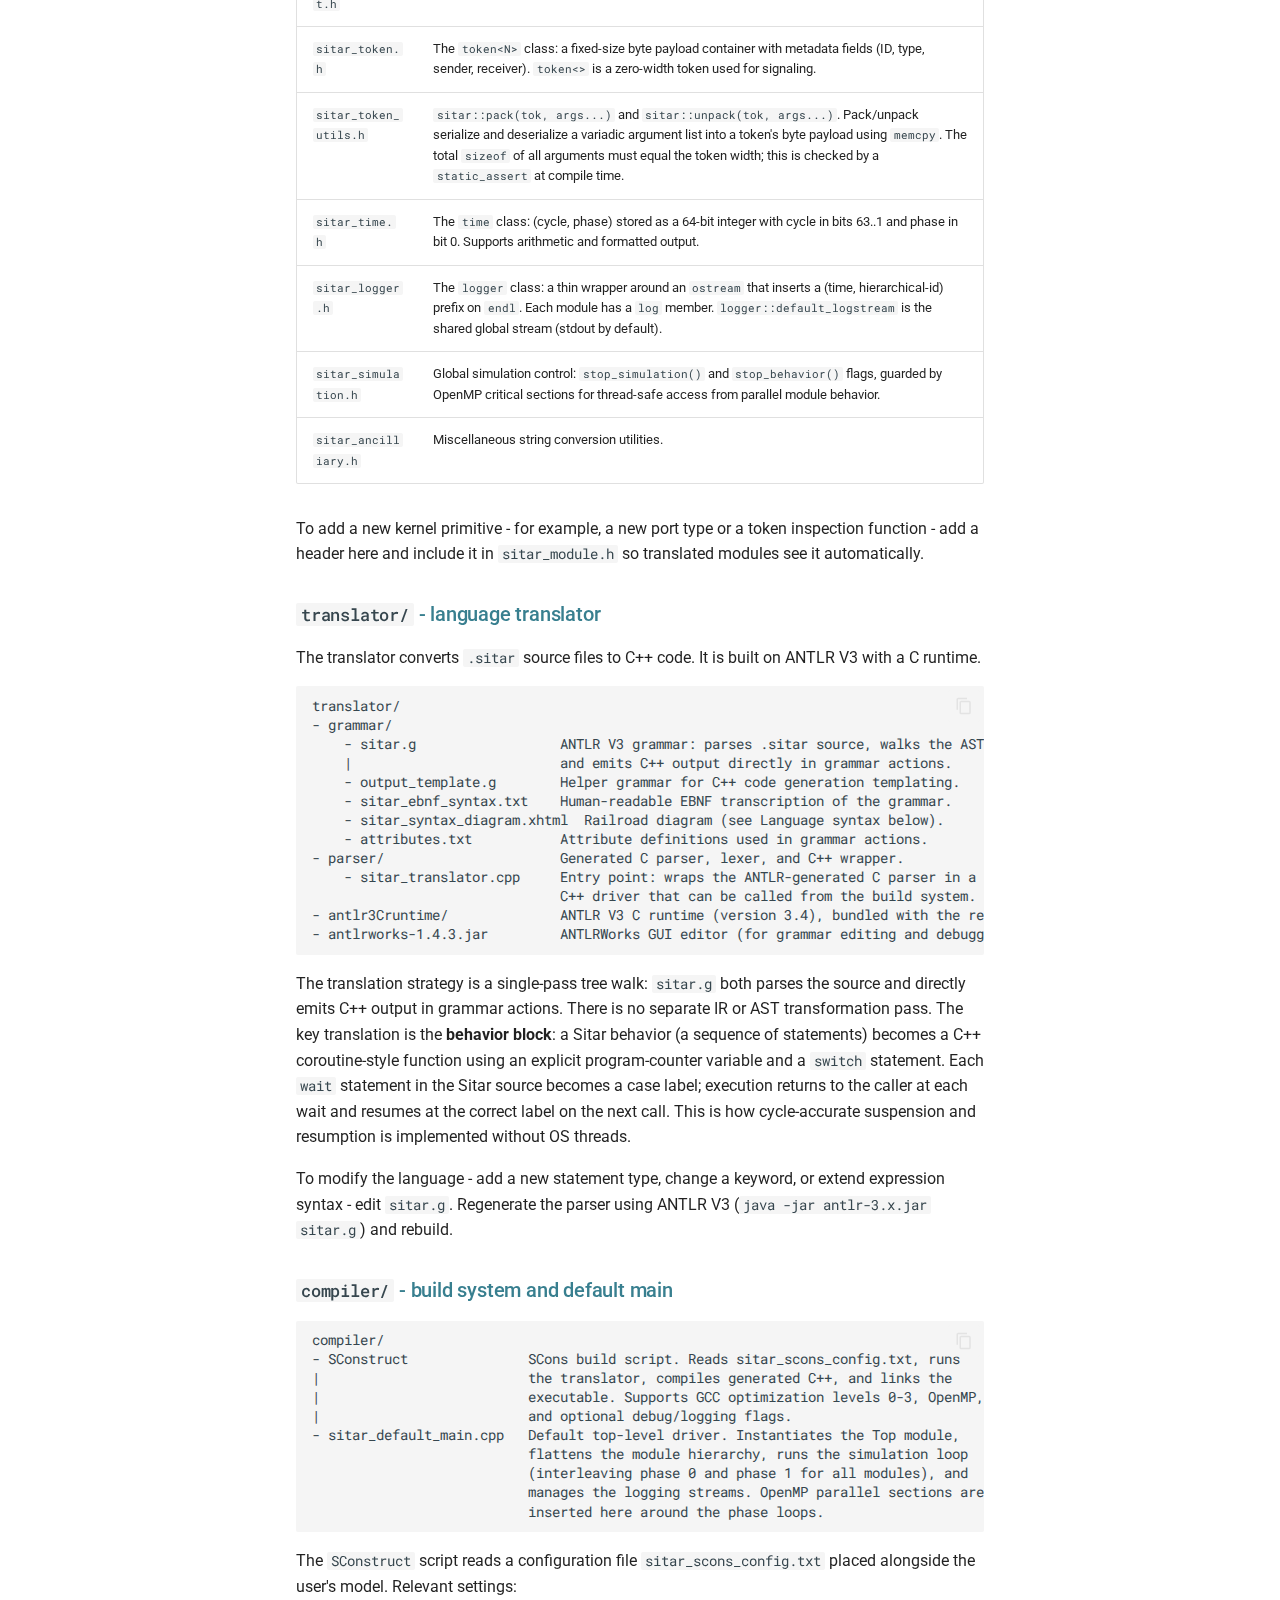
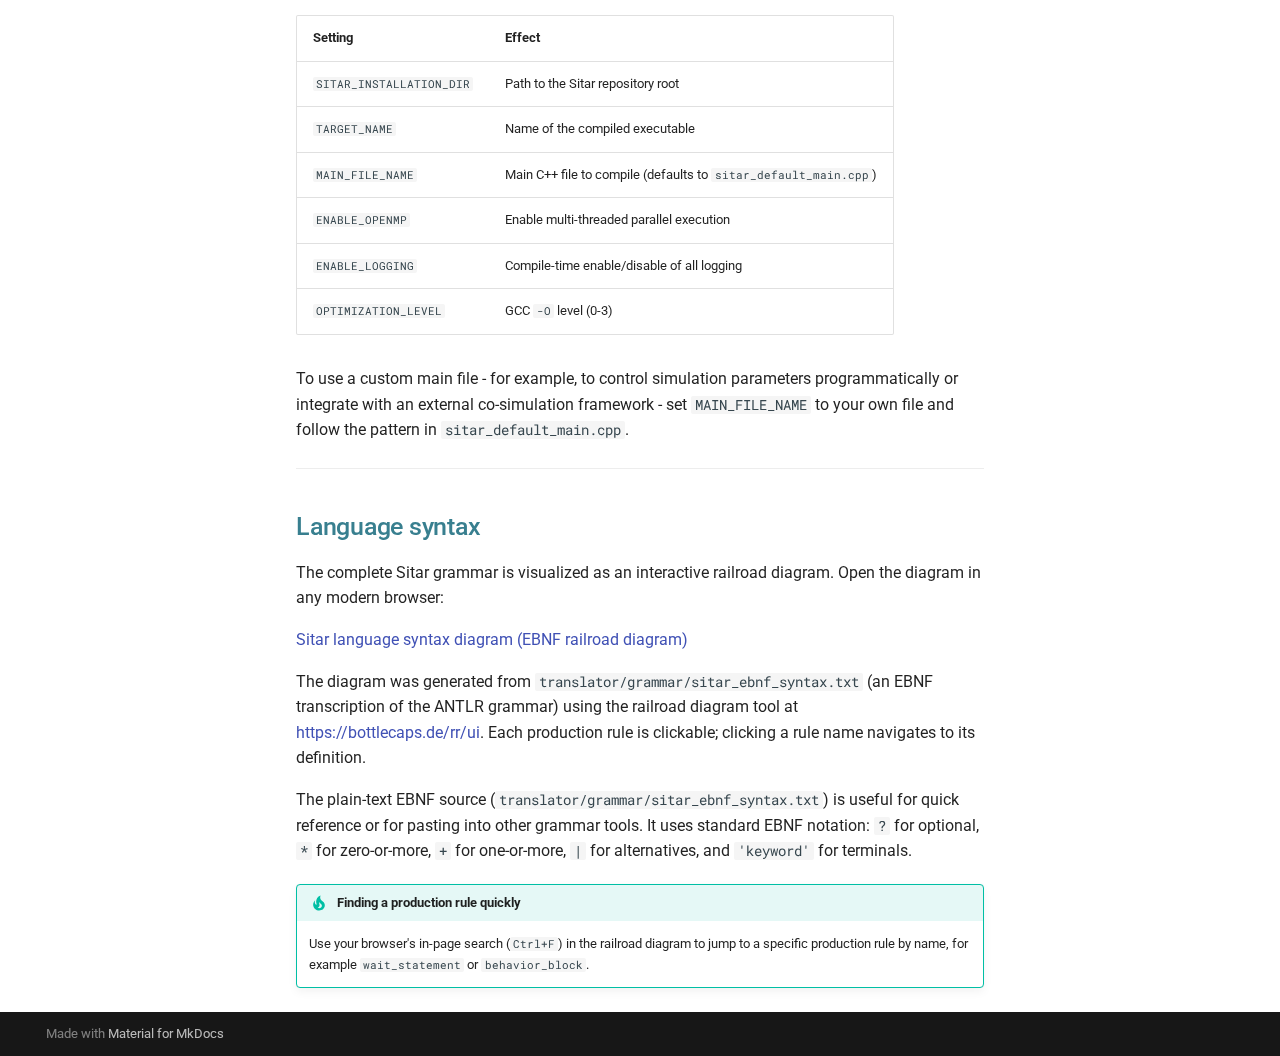
<file: development.html>
<!doctype html>
<html lang="en" class="no-js">
  <head>
    
      <meta charset="utf-8">
      <meta name="viewport" content="width=device-width,initial-scale=1">
      
        <meta name="description" content="A cycle-based discrete-event modeling framework">
      
      
        <meta name="author" content="Neha Karanjkar">
      
      
      
        <link rel="prev" href="authors.html">
      
      
      
        
      
      
      <link rel="icon" href="assets/images/favicon.png">
      <meta name="generator" content="mkdocs-1.6.1, mkdocs-material-9.7.1">
    
    
      
        <title>Development Notes - Sitar Simulation Framework</title>
      
    
    
      <link rel="stylesheet" href="assets/stylesheets/main.484c7ddc.min.css">
      
        
        <link rel="stylesheet" href="assets/stylesheets/palette.ab4e12ef.min.css">
      
      


    
    
      
    
    
      
        
        
        <link rel="preconnect" href="https://fonts.gstatic.com" crossorigin>
        <link rel="stylesheet" href="https://fonts.googleapis.com/css?family=Roboto:300,300i,400,400i,700,700i%7CRoboto+Mono:400,400i,700,700i&display=fallback">
        <style>:root{--md-text-font:"Roboto";--md-code-font:"Roboto Mono"}</style>
      
    
    
      <link rel="stylesheet" href="stylesheets/extra.css">
    
    <script>__md_scope=new URL(".",location),__md_hash=e=>[...e].reduce(((e,_)=>(e<<5)-e+_.charCodeAt(0)),0),__md_get=(e,_=localStorage,t=__md_scope)=>JSON.parse(_.getItem(t.pathname+"."+e)),__md_set=(e,_,t=localStorage,a=__md_scope)=>{try{t.setItem(a.pathname+"."+e,JSON.stringify(_))}catch(e){}}</script>
    
      

    
    
  </head>
  
  
    
    
      
    
    
    
    
    <body dir="ltr" data-md-color-scheme="colorful" data-md-color-primary="blue-grey" data-md-color-accent="indigo">
  
    
    <input class="md-toggle" data-md-toggle="drawer" type="checkbox" id="__drawer" autocomplete="off">
    <input class="md-toggle" data-md-toggle="search" type="checkbox" id="__search" autocomplete="off">
    <label class="md-overlay" for="__drawer"></label>
    <div data-md-component="skip">
      
        
        <a href="#development-notes" class="md-skip">
          Skip to content
        </a>
      
    </div>
    <div data-md-component="announce">
      
    </div>
    
    
      

  

<header class="md-header md-header--shadow" data-md-component="header">
  <nav class="md-header__inner md-grid" aria-label="Header">
    <a href="." title="Sitar Simulation Framework" class="md-header__button md-logo" aria-label="Sitar Simulation Framework" data-md-component="logo">
      
  
  <svg xmlns="http://www.w3.org/2000/svg" viewBox="0 0 24 24"><path d="M12 8a3 3 0 0 0 3-3 3 3 0 0 0-3-3 3 3 0 0 0-3 3 3 3 0 0 0 3 3m0 3.54C9.64 9.35 6.5 8 3 8v11c3.5 0 6.64 1.35 9 3.54 2.36-2.19 5.5-3.54 9-3.54V8c-3.5 0-6.64 1.35-9 3.54"/></svg>

    </a>
    <label class="md-header__button md-icon" for="__drawer">
      
      <svg xmlns="http://www.w3.org/2000/svg" viewBox="0 0 24 24"><path d="M3 6h18v2H3zm0 5h18v2H3zm0 5h18v2H3z"/></svg>
    </label>
    <div class="md-header__title" data-md-component="header-title">
      <div class="md-header__ellipsis">
        <div class="md-header__topic">
          <span class="md-ellipsis">
            Sitar Simulation Framework
          </span>
        </div>
        <div class="md-header__topic" data-md-component="header-topic">
          <span class="md-ellipsis">
            
              Development Notes
            
          </span>
        </div>
      </div>
    </div>
    
      
        <form class="md-header__option" data-md-component="palette">
  
    
    
    
    <input class="md-option" data-md-color-media="" data-md-color-scheme="colorful" data-md-color-primary="blue-grey" data-md-color-accent="indigo"  aria-label="Switch to dark mode"  type="radio" name="__palette" id="__palette_0">
    
      <label class="md-header__button md-icon" title="Switch to dark mode" for="__palette_1" hidden>
        <svg xmlns="http://www.w3.org/2000/svg" viewBox="0 0 24 24"><path d="M12 8a4 4 0 0 0-4 4 4 4 0 0 0 4 4 4 4 0 0 0 4-4 4 4 0 0 0-4-4m0 10a6 6 0 0 1-6-6 6 6 0 0 1 6-6 6 6 0 0 1 6 6 6 6 0 0 1-6 6m8-9.31V4h-4.69L12 .69 8.69 4H4v4.69L.69 12 4 15.31V20h4.69L12 23.31 15.31 20H20v-4.69L23.31 12z"/></svg>
      </label>
    
  
    
    
    
    <input class="md-option" data-md-color-media="" data-md-color-scheme="slate" data-md-color-primary="blue-grey" data-md-color-accent="indigo"  aria-label="Switch to light mode"  type="radio" name="__palette" id="__palette_1">
    
      <label class="md-header__button md-icon" title="Switch to light mode" for="__palette_0" hidden>
        <svg xmlns="http://www.w3.org/2000/svg" viewBox="0 0 24 24"><path d="M12 18c-.89 0-1.74-.2-2.5-.55C11.56 16.5 13 14.42 13 12s-1.44-4.5-3.5-5.45C10.26 6.2 11.11 6 12 6a6 6 0 0 1 6 6 6 6 0 0 1-6 6m8-9.31V4h-4.69L12 .69 8.69 4H4v4.69L.69 12 4 15.31V20h4.69L12 23.31 15.31 20H20v-4.69L23.31 12z"/></svg>
      </label>
    
  
</form>
      
    
    
      <script>var palette=__md_get("__palette");if(palette&&palette.color){if("(prefers-color-scheme)"===palette.color.media){var media=matchMedia("(prefers-color-scheme: light)"),input=document.querySelector(media.matches?"[data-md-color-media='(prefers-color-scheme: light)']":"[data-md-color-media='(prefers-color-scheme: dark)']");palette.color.media=input.getAttribute("data-md-color-media"),palette.color.scheme=input.getAttribute("data-md-color-scheme"),palette.color.primary=input.getAttribute("data-md-color-primary"),palette.color.accent=input.getAttribute("data-md-color-accent")}for(var[key,value]of Object.entries(palette.color))document.body.setAttribute("data-md-color-"+key,value)}</script>
    
    
    
      
      
        <label class="md-header__button md-icon" for="__search">
          
          <svg xmlns="http://www.w3.org/2000/svg" viewBox="0 0 24 24"><path d="M9.5 3A6.5 6.5 0 0 1 16 9.5c0 1.61-.59 3.09-1.56 4.23l.27.27h.79l5 5-1.5 1.5-5-5v-.79l-.27-.27A6.52 6.52 0 0 1 9.5 16 6.5 6.5 0 0 1 3 9.5 6.5 6.5 0 0 1 9.5 3m0 2C7 5 5 7 5 9.5S7 14 9.5 14 14 12 14 9.5 12 5 9.5 5"/></svg>
        </label>
        <div class="md-search" data-md-component="search" role="dialog">
  <label class="md-search__overlay" for="__search"></label>
  <div class="md-search__inner" role="search">
    <form class="md-search__form" name="search">
      <input type="text" class="md-search__input" name="query" aria-label="Search" placeholder="Search" autocapitalize="off" autocorrect="off" autocomplete="off" spellcheck="false" data-md-component="search-query" required>
      <label class="md-search__icon md-icon" for="__search">
        
        <svg xmlns="http://www.w3.org/2000/svg" viewBox="0 0 24 24"><path d="M9.5 3A6.5 6.5 0 0 1 16 9.5c0 1.61-.59 3.09-1.56 4.23l.27.27h.79l5 5-1.5 1.5-5-5v-.79l-.27-.27A6.52 6.52 0 0 1 9.5 16 6.5 6.5 0 0 1 3 9.5 6.5 6.5 0 0 1 9.5 3m0 2C7 5 5 7 5 9.5S7 14 9.5 14 14 12 14 9.5 12 5 9.5 5"/></svg>
        
        <svg xmlns="http://www.w3.org/2000/svg" viewBox="0 0 24 24"><path d="M20 11v2H8l5.5 5.5-1.42 1.42L4.16 12l7.92-7.92L13.5 5.5 8 11z"/></svg>
      </label>
      <nav class="md-search__options" aria-label="Search">
        
        <button type="reset" class="md-search__icon md-icon" title="Clear" aria-label="Clear" tabindex="-1">
          
          <svg xmlns="http://www.w3.org/2000/svg" viewBox="0 0 24 24"><path d="M19 6.41 17.59 5 12 10.59 6.41 5 5 6.41 10.59 12 5 17.59 6.41 19 12 13.41 17.59 19 19 17.59 13.41 12z"/></svg>
        </button>
      </nav>
      
        <div class="md-search__suggest" data-md-component="search-suggest"></div>
      
    </form>
    <div class="md-search__output">
      <div class="md-search__scrollwrap" tabindex="0" data-md-scrollfix>
        <div class="md-search-result" data-md-component="search-result">
          <div class="md-search-result__meta">
            Initializing search
          </div>
          <ol class="md-search-result__list" role="presentation"></ol>
        </div>
      </div>
    </div>
  </div>
</div>
      
    
    
      <div class="md-header__source">
        <a href="https://github.com/sitar-sim/sitar" title="Go to repository" class="md-source" data-md-component="source">
  <div class="md-source__icon md-icon">
    
    <svg xmlns="http://www.w3.org/2000/svg" viewBox="0 0 448 512"><!--! Font Awesome Free 7.1.0 by @fontawesome - https://fontawesome.com License - https://fontawesome.com/license/free (Icons: CC BY 4.0, Fonts: SIL OFL 1.1, Code: MIT License) Copyright 2025 Fonticons, Inc.--><path d="M439.6 236.1 244 40.5c-5.4-5.5-12.8-8.5-20.4-8.5s-15 3-20.4 8.4L162.5 81l51.5 51.5c27.1-9.1 52.7 16.8 43.4 43.7l49.7 49.7c34.2-11.8 61.2 31 35.5 56.7-26.5 26.5-70.2-2.9-56-37.3L240.3 199v121.9c25.3 12.5 22.3 41.8 9.1 55-6.4 6.4-15.2 10.1-24.3 10.1s-17.8-3.6-24.3-10.1c-17.6-17.6-11.1-46.9 11.2-56v-123c-20.8-8.5-24.6-30.7-18.6-45L142.6 101 8.5 235.1C3 240.6 0 247.9 0 255.5s3 15 8.5 20.4l195.6 195.7c5.4 5.4 12.7 8.4 20.4 8.4s15-3 20.4-8.4l194.7-194.7c5.4-5.4 8.4-12.8 8.4-20.4s-3-15-8.4-20.4"/></svg>
  </div>
  <div class="md-source__repository">
    sitar-sim/sitar
  </div>
</a>
      </div>
    
  </nav>
  
</header>
    
    <div class="md-container" data-md-component="container">
      
      
        
          
        
      
      <main class="md-main" data-md-component="main">
        <div class="md-main__inner md-grid">
          
            
              
              <div class="md-sidebar md-sidebar--primary" data-md-component="sidebar" data-md-type="navigation" >
                <div class="md-sidebar__scrollwrap">
                  <div class="md-sidebar__inner">
                    



<nav class="md-nav md-nav--primary" aria-label="Navigation" data-md-level="0">
  <label class="md-nav__title" for="__drawer">
    <a href="." title="Sitar Simulation Framework" class="md-nav__button md-logo" aria-label="Sitar Simulation Framework" data-md-component="logo">
      
  
  <svg xmlns="http://www.w3.org/2000/svg" viewBox="0 0 24 24"><path d="M12 8a3 3 0 0 0 3-3 3 3 0 0 0-3-3 3 3 0 0 0-3 3 3 3 0 0 0 3 3m0 3.54C9.64 9.35 6.5 8 3 8v11c3.5 0 6.64 1.35 9 3.54 2.36-2.19 5.5-3.54 9-3.54V8c-3.5 0-6.64 1.35-9 3.54"/></svg>

    </a>
    Sitar Simulation Framework
  </label>
  
    <div class="md-nav__source">
      <a href="https://github.com/sitar-sim/sitar" title="Go to repository" class="md-source" data-md-component="source">
  <div class="md-source__icon md-icon">
    
    <svg xmlns="http://www.w3.org/2000/svg" viewBox="0 0 448 512"><!--! Font Awesome Free 7.1.0 by @fontawesome - https://fontawesome.com License - https://fontawesome.com/license/free (Icons: CC BY 4.0, Fonts: SIL OFL 1.1, Code: MIT License) Copyright 2025 Fonticons, Inc.--><path d="M439.6 236.1 244 40.5c-5.4-5.5-12.8-8.5-20.4-8.5s-15 3-20.4 8.4L162.5 81l51.5 51.5c27.1-9.1 52.7 16.8 43.4 43.7l49.7 49.7c34.2-11.8 61.2 31 35.5 56.7-26.5 26.5-70.2-2.9-56-37.3L240.3 199v121.9c25.3 12.5 22.3 41.8 9.1 55-6.4 6.4-15.2 10.1-24.3 10.1s-17.8-3.6-24.3-10.1c-17.6-17.6-11.1-46.9 11.2-56v-123c-20.8-8.5-24.6-30.7-18.6-45L142.6 101 8.5 235.1C3 240.6 0 247.9 0 255.5s3 15 8.5 20.4l195.6 195.7c5.4 5.4 12.7 8.4 20.4 8.4s15-3 20.4-8.4l194.7-194.7c5.4-5.4 8.4-12.8 8.4-20.4s-3-15-8.4-20.4"/></svg>
  </div>
  <div class="md-source__repository">
    sitar-sim/sitar
  </div>
</a>
    </div>
  
  <ul class="md-nav__list" data-md-scrollfix>
    
      
      
  
  
  
  
    
    
    
    
      
        
        
      
    
    
    <li class="md-nav__item md-nav__item--section md-nav__item--nested">
      
        
        
        <input class="md-nav__toggle md-toggle " type="checkbox" id="__nav_1" >
        
          
          <label class="md-nav__link" for="__nav_1" id="__nav_1_label" tabindex="">
            
  
  
  <span class="md-ellipsis">
    
  
    Introduction
  

    
  </span>
  
  

            <span class="md-nav__icon md-icon"></span>
          </label>
        
        <nav class="md-nav" data-md-level="1" aria-labelledby="__nav_1_label" aria-expanded="false">
          <label class="md-nav__title" for="__nav_1">
            <span class="md-nav__icon md-icon"></span>
            
  
    Introduction
  

          </label>
          <ul class="md-nav__list" data-md-scrollfix>
            
              
                
  
  
  
  
    <li class="md-nav__item">
      <a href="index.html" class="md-nav__link">
        
  
  
  <span class="md-ellipsis">
    
  
    What is Sitar
  

    
  </span>
  
  

      </a>
    </li>
  

              
            
              
                
  
  
  
  
    <li class="md-nav__item">
      <a href="getting_started.html" class="md-nav__link">
        
  
  
  <span class="md-ellipsis">
    
  
    Getting Started
  

    
  </span>
  
  

      </a>
    </li>
  

              
            
          </ul>
        </nav>
      
    </li>
  

    
      
      
  
  
  
  
    
    
    
    
      
        
        
      
    
    
    <li class="md-nav__item md-nav__item--section md-nav__item--nested">
      
        
        
        <input class="md-nav__toggle md-toggle " type="checkbox" id="__nav_2" >
        
          
          <label class="md-nav__link" for="__nav_2" id="__nav_2_label" tabindex="">
            
  
  
  <span class="md-ellipsis">
    
  
    Basic Concepts
  

    
  </span>
  
  

            <span class="md-nav__icon md-icon"></span>
          </label>
        
        <nav class="md-nav" data-md-level="1" aria-labelledby="__nav_2_label" aria-expanded="false">
          <label class="md-nav__title" for="__nav_2">
            <span class="md-nav__icon md-icon"></span>
            
  
    Basic Concepts
  

          </label>
          <ul class="md-nav__list" data-md-scrollfix>
            
              
                
  
  
  
  
    <li class="md-nav__item">
      <a href="2_basic_concepts/components_modules_nets.html" class="md-nav__link">
        
  
  
  <span class="md-ellipsis">
    
  
    Modules and Nets
  

    
  </span>
  
  

      </a>
    </li>
  

              
            
              
                
  
  
  
  
    <li class="md-nav__item">
      <a href="2_basic_concepts/timing_and_execution_model.html" class="md-nav__link">
        
  
  
  <span class="md-ellipsis">
    
  
    Timing
  

    
  </span>
  
  

      </a>
    </li>
  

              
            
              
                
  
  
  
  
    <li class="md-nav__item">
      <a href="2_basic_concepts/module_behavior.html" class="md-nav__link">
        
  
  
  <span class="md-ellipsis">
    
  
    Module Behavior
  

    
  </span>
  
  

      </a>
    </li>
  

              
            
              
                
  
  
  
  
    <li class="md-nav__item">
      <a href="2_basic_concepts/io_and_tokens.html" class="md-nav__link">
        
  
  
  <span class="md-ellipsis">
    
  
    Tokens
  

    
  </span>
  
  

      </a>
    </li>
  

              
            
              
                
  
  
  
  
    <li class="md-nav__item">
      <a href="2_basic_concepts/execution_model.html" class="md-nav__link">
        
  
  
  <span class="md-ellipsis">
    
  
    Execution Model
  

    
  </span>
  
  

      </a>
    </li>
  

              
            
          </ul>
        </nav>
      
    </li>
  

    
      
      
  
  
  
  
    
    
    
    
      
        
        
      
    
    
    <li class="md-nav__item md-nav__item--section md-nav__item--nested">
      
        
        
        <input class="md-nav__toggle md-toggle " type="checkbox" id="__nav_3" >
        
          
          <label class="md-nav__link" for="__nav_3" id="__nav_3_label" tabindex="">
            
  
  
  <span class="md-ellipsis">
    
  
    Language and Examples
  

    
  </span>
  
  

            <span class="md-nav__icon md-icon"></span>
          </label>
        
        <nav class="md-nav" data-md-level="1" aria-labelledby="__nav_3_label" aria-expanded="false">
          <label class="md-nav__title" for="__nav_3">
            <span class="md-nav__icon md-icon"></span>
            
  
    Language and Examples
  

          </label>
          <ul class="md-nav__list" data-md-scrollfix>
            
              
                
  
  
  
  
    
    
    
    
      
    
    
    <li class="md-nav__item md-nav__item--nested">
      
        
        
        <input class="md-nav__toggle md-toggle " type="checkbox" id="__nav_3_1" >
        
          
          <label class="md-nav__link" for="__nav_3_1" id="__nav_3_1_label" tabindex="0">
            
  
  
  <span class="md-ellipsis">
    
  
    Describing Structure
  

    
  </span>
  
  

            <span class="md-nav__icon md-icon"></span>
          </label>
        
        <nav class="md-nav" data-md-level="2" aria-labelledby="__nav_3_1_label" aria-expanded="false">
          <label class="md-nav__title" for="__nav_3_1">
            <span class="md-nav__icon md-icon"></span>
            
  
    Describing Structure
  

          </label>
          <ul class="md-nav__list" data-md-scrollfix>
            
              
                
  
  
  
  
    <li class="md-nav__item">
      <a href="3_language_and_examples/modules_and_hierarchy.html" class="md-nav__link">
        
  
  
  <span class="md-ellipsis">
    
  
    Modules and hierarchy
  

    
  </span>
  
  

      </a>
    </li>
  

              
            
              
                
  
  
  
  
    <li class="md-nav__item">
      <a href="3_language_and_examples/nets_and_ports.html" class="md-nav__link">
        
  
  
  <span class="md-ellipsis">
    
  
    Nets, ports, and connections
  

    
  </span>
  
  

      </a>
    </li>
  

              
            
              
                
  
  
  
  
    <li class="md-nav__item">
      <a href="3_language_and_examples/parameters_and_templates.html" class="md-nav__link">
        
  
  
  <span class="md-ellipsis">
    
  
    Parameters and templates
  

    
  </span>
  
  

      </a>
    </li>
  

              
            
              
                
  
  
  
  
    <li class="md-nav__item">
      <a href="3_language_and_examples/regular_structures.html" class="md-nav__link">
        
  
  
  <span class="md-ellipsis">
    
  
    Regular structures
  

    
  </span>
  
  

      </a>
    </li>
  

              
            
          </ul>
        </nav>
      
    </li>
  

              
            
              
                
  
  
  
  
    
    
    
    
      
    
    
    <li class="md-nav__item md-nav__item--nested">
      
        
        
        <input class="md-nav__toggle md-toggle " type="checkbox" id="__nav_3_2" >
        
          
          <label class="md-nav__link" for="__nav_3_2" id="__nav_3_2_label" tabindex="0">
            
  
  
  <span class="md-ellipsis">
    
  
    Describing Behavior
  

    
  </span>
  
  

            <span class="md-nav__icon md-icon"></span>
          </label>
        
        <nav class="md-nav" data-md-level="2" aria-labelledby="__nav_3_2_label" aria-expanded="false">
          <label class="md-nav__title" for="__nav_3_2">
            <span class="md-nav__icon md-icon"></span>
            
  
    Describing Behavior
  

          </label>
          <ul class="md-nav__list" data-md-scrollfix>
            
              
                
  
  
  
  
    <li class="md-nav__item">
      <a href="3_language_and_examples/sequence.html" class="md-nav__link">
        
  
  
  <span class="md-ellipsis">
    
  
    Sequences and statements
  

    
  </span>
  
  

      </a>
    </li>
  

              
            
              
                
  
  
  
  
    <li class="md-nav__item">
      <a href="3_language_and_examples/code_blocks.html" class="md-nav__link">
        
  
  
  <span class="md-ellipsis">
    
  
    Code blocks
  

    
  </span>
  
  

      </a>
    </li>
  

              
            
              
                
  
  
  
  
    <li class="md-nav__item">
      <a href="3_language_and_examples/wait.html" class="md-nav__link">
        
  
  
  <span class="md-ellipsis">
    
  
    Wait
  

    
  </span>
  
  

      </a>
    </li>
  

              
            
              
                
  
  
  
  
    <li class="md-nav__item">
      <a href="3_language_and_examples/logging.html" class="md-nav__link">
        
  
  
  <span class="md-ellipsis">
    
  
    Logging
  

    
  </span>
  
  

      </a>
    </li>
  

              
            
              
                
  
  
  
  
    <li class="md-nav__item">
      <a href="3_language_and_examples/if_else.html" class="md-nav__link">
        
  
  
  <span class="md-ellipsis">
    
  
    If-else
  

    
  </span>
  
  

      </a>
    </li>
  

              
            
              
                
  
  
  
  
    <li class="md-nav__item">
      <a href="3_language_and_examples/do_while.html" class="md-nav__link">
        
  
  
  <span class="md-ellipsis">
    
  
    Do-while
  

    
  </span>
  
  

      </a>
    </li>
  

              
            
              
                
  
  
  
  
    <li class="md-nav__item">
      <a href="3_language_and_examples/parallel.html" class="md-nav__link">
        
  
  
  <span class="md-ellipsis">
    
  
    Parallel blocks
  

    
  </span>
  
  

      </a>
    </li>
  

              
            
              
                
  
  
  
  
    <li class="md-nav__item">
      <a href="3_language_and_examples/procedures.html" class="md-nav__link">
        
  
  
  <span class="md-ellipsis">
    
  
    Procedures
  

    
  </span>
  
  

      </a>
    </li>
  

              
            
              
                
  
  
  
  
    <li class="md-nav__item">
      <a href="3_language_and_examples/io_procedures.html" class="md-nav__link">
        
  
  
  <span class="md-ellipsis">
    
  
    Procedures for I/O
  

    
  </span>
  
  

      </a>
    </li>
  

              
            
          </ul>
        </nav>
      
    </li>
  

              
            
          </ul>
        </nav>
      
    </li>
  

    
      
      
  
  
  
  
    
    
    
    
      
        
        
      
    
    
    <li class="md-nav__item md-nav__item--section md-nav__item--nested">
      
        
        
        <input class="md-nav__toggle md-toggle " type="checkbox" id="__nav_4" >
        
          
          <label class="md-nav__link" for="__nav_4" id="__nav_4_label" tabindex="">
            
  
  
  <span class="md-ellipsis">
    
  
    Examples
  

    
  </span>
  
  

            <span class="md-nav__icon md-icon"></span>
          </label>
        
        <nav class="md-nav" data-md-level="1" aria-labelledby="__nav_4_label" aria-expanded="false">
          <label class="md-nav__title" for="__nav_4">
            <span class="md-nav__icon md-icon"></span>
            
  
    Examples
  

          </label>
          <ul class="md-nav__list" data-md-scrollfix>
            
              
                
  
  
  
  
    
    
    
    
      
    
    
    <li class="md-nav__item md-nav__item--nested">
      
        
        
        <input class="md-nav__toggle md-toggle " type="checkbox" id="__nav_4_1" >
        
          
          <label class="md-nav__link" for="__nav_4_1" id="__nav_4_1_label" tabindex="0">
            
  
  
  <span class="md-ellipsis">
    
  
    Basic Examples
  

    
  </span>
  
  

            <span class="md-nav__icon md-icon"></span>
          </label>
        
        <nav class="md-nav" data-md-level="2" aria-labelledby="__nav_4_1_label" aria-expanded="false">
          <label class="md-nav__title" for="__nav_4_1">
            <span class="md-nav__icon md-icon"></span>
            
  
    Basic Examples
  

          </label>
          <ul class="md-nav__list" data-md-scrollfix>
            
              
                
  
  
  
  
    <li class="md-nav__item">
      <a href="4_examples/basic_examples/shift_register.html" class="md-nav__link">
        
  
  
  <span class="md-ellipsis">
    
  
    Shift Register
  

    
  </span>
  
  

      </a>
    </li>
  

              
            
              
                
  
  
  
  
    <li class="md-nav__item">
      <a href="4_examples/basic_examples/state_machine.html" class="md-nav__link">
        
  
  
  <span class="md-ellipsis">
    
  
    State Machine
  

    
  </span>
  
  

      </a>
    </li>
  

              
            
              
                
  
  
  
  
    <li class="md-nav__item">
      <a href="4_examples/basic_examples/producer_consumer.html" class="md-nav__link">
        
  
  
  <span class="md-ellipsis">
    
  
    Producer Consumer
  

    
  </span>
  
  

      </a>
    </li>
  

              
            
              
                
  
  
  
  
    <li class="md-nav__item">
      <a href="4_examples/basic_examples/router.html" class="md-nav__link">
        
  
  
  <span class="md-ellipsis">
    
  
    Router
  

    
  </span>
  
  

      </a>
    </li>
  

              
            
          </ul>
        </nav>
      
    </li>
  

              
            
              
                
  
  
  
  
    
    
    
    
      
    
    
    <li class="md-nav__item md-nav__item--nested">
      
        
        
        <input class="md-nav__toggle md-toggle " type="checkbox" id="__nav_4_2" >
        
          
          <label class="md-nav__link" for="__nav_4_2" id="__nav_4_2_label" tabindex="0">
            
  
  
  <span class="md-ellipsis">
    
  
    Advanced Examples
  

    
  </span>
  
  

            <span class="md-nav__icon md-icon"></span>
          </label>
        
        <nav class="md-nav" data-md-level="2" aria-labelledby="__nav_4_2_label" aria-expanded="false">
          <label class="md-nav__title" for="__nav_4_2">
            <span class="md-nav__icon md-icon"></span>
            
  
    Advanced Examples
  

          </label>
          <ul class="md-nav__list" data-md-scrollfix>
            
              
                
  
  
  
  
    <li class="md-nav__item">
      <a href="4_examples/advanced_examples/processor_model.html" class="md-nav__link">
        
  
  
  <span class="md-ellipsis">
    
  
    Processor and Memory
  

    
  </span>
  
  

      </a>
    </li>
  

              
            
              
                
  
  
  
  
    <li class="md-nav__item">
      <a href="4_examples/advanced_examples/pipelined_processor.html" class="md-nav__link">
        
  
  
  <span class="md-ellipsis">
    
  
    Pipelined Processor
  

    
  </span>
  
  

      </a>
    </li>
  

              
            
              
                
  
  
  
  
    <li class="md-nav__item">
      <a href="4_examples/advanced_examples/mesh.html" class="md-nav__link">
        
  
  
  <span class="md-ellipsis">
    
  
    Mesh
  

    
  </span>
  
  

      </a>
    </li>
  

              
            
          </ul>
        </nav>
      
    </li>
  

              
            
          </ul>
        </nav>
      
    </li>
  

    
      
      
  
  
  
  
    
    
    
    
      
        
        
      
    
    
    <li class="md-nav__item md-nav__item--section md-nav__item--nested">
      
        
        
        <input class="md-nav__toggle md-toggle " type="checkbox" id="__nav_5" >
        
          
          <label class="md-nav__link" for="__nav_5" id="__nav_5_label" tabindex="">
            
  
  
  <span class="md-ellipsis">
    
  
    Parallel Execution
  

    
  </span>
  
  

            <span class="md-nav__icon md-icon"></span>
          </label>
        
        <nav class="md-nav" data-md-level="1" aria-labelledby="__nav_5_label" aria-expanded="false">
          <label class="md-nav__title" for="__nav_5">
            <span class="md-nav__icon md-icon"></span>
            
  
    Parallel Execution
  

          </label>
          <ul class="md-nav__list" data-md-scrollfix>
            
              
                
  
  
  
  
    <li class="md-nav__item">
      <a href="5_parallel_execution/parallel_execution.html" class="md-nav__link">
        
  
  
  <span class="md-ellipsis">
    
  
    Enabling Parallel Execution
  

    
  </span>
  
  

      </a>
    </li>
  

              
            
              
                
  
  
  
  
    <li class="md-nav__item">
      <a href="5_parallel_execution/speedups.html" class="md-nav__link">
        
  
  
  <span class="md-ellipsis">
    
  
    Measuring Speedup
  

    
  </span>
  
  

      </a>
    </li>
  

              
            
          </ul>
        </nav>
      
    </li>
  

    
      
      
  
  
  
  
    
    
    
    
      
        
        
      
    
    
    <li class="md-nav__item md-nav__item--section md-nav__item--nested">
      
        
        
        <input class="md-nav__toggle md-toggle " type="checkbox" id="__nav_6" >
        
          
          <label class="md-nav__link" for="__nav_6" id="__nav_6_label" tabindex="">
            
  
  
  <span class="md-ellipsis">
    
  
    How Sitar Works
  

    
  </span>
  
  

            <span class="md-nav__icon md-icon"></span>
          </label>
        
        <nav class="md-nav" data-md-level="1" aria-labelledby="__nav_6_label" aria-expanded="false">
          <label class="md-nav__title" for="__nav_6">
            <span class="md-nav__icon md-icon"></span>
            
  
    How Sitar Works
  

          </label>
          <ul class="md-nav__list" data-md-scrollfix>
            
              
                
  
  
  
  
    <li class="md-nav__item">
      <a href="how_sitar_works/translation.html" class="md-nav__link">
        
  
  
  <span class="md-ellipsis">
    
  
    Translation
  

    
  </span>
  
  

      </a>
    </li>
  

              
            
              
                
  
  
  
  
    <li class="md-nav__item">
      <a href="how_sitar_works/kernel.html" class="md-nav__link">
        
  
  
  <span class="md-ellipsis">
    
  
    Kernel and execution
  

    
  </span>
  
  

      </a>
    </li>
  

              
            
          </ul>
        </nav>
      
    </li>
  

    
      
      
  
  
    
  
  
  
    
    
    
    
      
        
        
      
    
    
    <li class="md-nav__item md-nav__item--active md-nav__item--section md-nav__item--nested">
      
        
        
        <input class="md-nav__toggle md-toggle " type="checkbox" id="__nav_7" checked>
        
          
          <label class="md-nav__link" for="__nav_7" id="__nav_7_label" tabindex="">
            
  
  
  <span class="md-ellipsis">
    
  
    More About Sitar
  

    
  </span>
  
  

            <span class="md-nav__icon md-icon"></span>
          </label>
        
        <nav class="md-nav" data-md-level="1" aria-labelledby="__nav_7_label" aria-expanded="true">
          <label class="md-nav__title" for="__nav_7">
            <span class="md-nav__icon md-icon"></span>
            
  
    More About Sitar
  

          </label>
          <ul class="md-nav__list" data-md-scrollfix>
            
              
                
  
  
  
  
    <li class="md-nav__item">
      <a href="references.html" class="md-nav__link">
        
  
  
  <span class="md-ellipsis">
    
  
    References
  

    
  </span>
  
  

      </a>
    </li>
  

              
            
              
                
  
  
  
  
    <li class="md-nav__item">
      <a href="authors.html" class="md-nav__link">
        
  
  
  <span class="md-ellipsis">
    
  
    Authors
  

    
  </span>
  
  

      </a>
    </li>
  

              
            
              
                
  
  
    
  
  
  
    <li class="md-nav__item md-nav__item--active">
      
      <input class="md-nav__toggle md-toggle" type="checkbox" id="__toc">
      
      
        
      
      
        <label class="md-nav__link md-nav__link--active" for="__toc">
          
  
  
  <span class="md-ellipsis">
    
  
    Development Notes
  

    
  </span>
  
  

          <span class="md-nav__icon md-icon"></span>
        </label>
      
      <a href="development.html" class="md-nav__link md-nav__link--active">
        
  
  
  <span class="md-ellipsis">
    
  
    Development Notes
  

    
  </span>
  
  

      </a>
      
        

<nav class="md-nav md-nav--secondary" aria-label="Table of contents">
  
  
  
    
  
  
    <label class="md-nav__title" for="__toc">
      <span class="md-nav__icon md-icon"></span>
      Table of contents
    </label>
    <ul class="md-nav__list" data-md-component="toc" data-md-scrollfix>
      
        <li class="md-nav__item">
  <a href="#background-and-design-rationale" class="md-nav__link">
    <span class="md-ellipsis">
      
        Background and design rationale
      
    </span>
  </a>
  
</li>
      
        <li class="md-nav__item">
  <a href="#code-organization" class="md-nav__link">
    <span class="md-ellipsis">
      
        Code organization
      
    </span>
  </a>
  
    <nav class="md-nav" aria-label="Code organization">
      <ul class="md-nav__list">
        
          <li class="md-nav__item">
  <a href="#core-simulation-kernel" class="md-nav__link">
    <span class="md-ellipsis">
      
        core/ - simulation kernel
      
    </span>
  </a>
  
</li>
        
          <li class="md-nav__item">
  <a href="#translator-language-translator" class="md-nav__link">
    <span class="md-ellipsis">
      
        translator/ - language translator
      
    </span>
  </a>
  
</li>
        
          <li class="md-nav__item">
  <a href="#compiler-build-system-and-default-main" class="md-nav__link">
    <span class="md-ellipsis">
      
        compiler/ - build system and default main
      
    </span>
  </a>
  
</li>
        
      </ul>
    </nav>
  
</li>
      
        <li class="md-nav__item">
  <a href="#language-syntax" class="md-nav__link">
    <span class="md-ellipsis">
      
        Language syntax
      
    </span>
  </a>
  
</li>
      
    </ul>
  
</nav>
      
    </li>
  

              
            
          </ul>
        </nav>
      
    </li>
  

    
  </ul>
</nav>
                  </div>
                </div>
              </div>
            
            
              
              <div class="md-sidebar md-sidebar--secondary" data-md-component="sidebar" data-md-type="toc" >
                <div class="md-sidebar__scrollwrap">
                  <div class="md-sidebar__inner">
                    

<nav class="md-nav md-nav--secondary" aria-label="Table of contents">
  
  
  
    
  
  
    <label class="md-nav__title" for="__toc">
      <span class="md-nav__icon md-icon"></span>
      Table of contents
    </label>
    <ul class="md-nav__list" data-md-component="toc" data-md-scrollfix>
      
        <li class="md-nav__item">
  <a href="#background-and-design-rationale" class="md-nav__link">
    <span class="md-ellipsis">
      
        Background and design rationale
      
    </span>
  </a>
  
</li>
      
        <li class="md-nav__item">
  <a href="#code-organization" class="md-nav__link">
    <span class="md-ellipsis">
      
        Code organization
      
    </span>
  </a>
  
    <nav class="md-nav" aria-label="Code organization">
      <ul class="md-nav__list">
        
          <li class="md-nav__item">
  <a href="#core-simulation-kernel" class="md-nav__link">
    <span class="md-ellipsis">
      
        core/ - simulation kernel
      
    </span>
  </a>
  
</li>
        
          <li class="md-nav__item">
  <a href="#translator-language-translator" class="md-nav__link">
    <span class="md-ellipsis">
      
        translator/ - language translator
      
    </span>
  </a>
  
</li>
        
          <li class="md-nav__item">
  <a href="#compiler-build-system-and-default-main" class="md-nav__link">
    <span class="md-ellipsis">
      
        compiler/ - build system and default main
      
    </span>
  </a>
  
</li>
        
      </ul>
    </nav>
  
</li>
      
        <li class="md-nav__item">
  <a href="#language-syntax" class="md-nav__link">
    <span class="md-ellipsis">
      
        Language syntax
      
    </span>
  </a>
  
</li>
      
    </ul>
  
</nav>
                  </div>
                </div>
              </div>
            
          
          
            <div class="md-content" data-md-component="content">
              
              <article class="md-content__inner md-typeset">
                
                  


  
  


<h1 id="development-notes">Development notes<a class="headerlink" href="#development-notes" title="Permanent link">&para;</a></h1>
<p>This page is intended for users who want to modify Sitar - extend the language, understand the translation pipeline, tune the kernel, or build on the framework for research.</p>
<hr />
<h2 id="background-and-design-rationale">Background and design rationale<a class="headerlink" href="#background-and-design-rationale" title="Permanent link">&para;</a></h2>
<p>Sitar targets a specific subset of discrete-event systems called <strong>synchronous discrete-event systems (SDES)</strong>: systems where all communication has at least one clock cycle of latency and all modules update in a globally synchronized, two-phase cycle. This restriction - which rules out zero-latency communication between modules - is what makes deterministic parallel simulation straightforward without requiring static dependency analysis or time-window speculation.</p>
<p>The core insight from the design, described in <a href="references.html">[1]</a>, is that the two-phase execution model maps cleanly to a fork-join parallel schedule: in phase 0, all modules read their input nets independently (no write-write conflicts); in phase 1, all modules write their output nets independently (writes are to disjoint net buffers). Each phase is therefore embarrassingly parallel. OpenMP is used to exploit this at the thread level.</p>
<p>The 2024 Winter Simulation Conference paper <a href="references.html">[2]</a> formalizes this as a correctness condition and evaluates scalability. Reported results show near-linear speedup up to 50x on a 40-core system, with single-threaded throughput comparable to SystemC for the same models.</p>
<p>The language and kernel are intentionally minimal: the kernel is approximately 1000 lines of C++ header code; the translator grammar is a single ANTLR V3 file. The goal is a framework that a graduate student can read, modify, and extend in a few days.</p>
<hr />
<h2 id="code-organization">Code organization<a class="headerlink" href="#code-organization" title="Permanent link">&para;</a></h2>
<p>The repository is organized into four main directories. Each has a focused, bounded scope.</p>
<div class="language-text highlight"><pre><span></span><code><span id="__span-0-1"><a id="__codelineno-0-1" name="__codelineno-0-1" href="#__codelineno-0-1"></a>sitar/
</span><span id="__span-0-2"><a id="__codelineno-0-2" name="__codelineno-0-2" href="#__codelineno-0-2"></a>- core/          Simulation kernel (C++ headers only, no compiled library)
</span><span id="__span-0-3"><a id="__codelineno-0-3" name="__codelineno-0-3" href="#__codelineno-0-3"></a>- translator/    Language translator: ANTLR grammar and generated C++ parser
</span><span id="__span-0-4"><a id="__codelineno-0-4" name="__codelineno-0-4" href="#__codelineno-0-4"></a>- compiler/      SCons build script and default main file
</span><span id="__span-0-5"><a id="__codelineno-0-5" name="__codelineno-0-5" href="#__codelineno-0-5"></a>- examples/      Runnable example models
</span></code></pre></div>
<h3 id="core-simulation-kernel"><code>core/</code> - simulation kernel<a class="headerlink" href="#core-simulation-kernel" title="Permanent link">&para;</a></h3>
<p>The kernel is a set of C++ header files. There is no compiled library: user models <code>#include</code> these headers directly and compile everything together. This keeps the build simple and allows the compiler to inline and optimize across the kernel and the generated model code.</p>
<table>
<thead>
<tr>
<th>File</th>
<th>Contents</th>
</tr>
</thead>
<tbody>
<tr>
<td><code>sitar_object.h</code></td>
<td>Base class for all named objects. Provides <code>instanceId()</code>, <code>hierarchicalId()</code>, <code>parent()</code>, and <code>getInfo()</code>.</td>
</tr>
<tr>
<td><code>sitar_module.h</code></td>
<td>The <code>module</code> base class. Every translated module inherits from this. Provides <code>log</code>, <code>current_time</code>, <code>this_cycle</code>, <code>this_phase</code>, and the <code>run()</code> virtual method.</td>
</tr>
<tr>
<td><code>sitar_net.h</code></td>
<td>The <code>net&lt;W,C&gt;</code> class: a fixed-capacity FIFO for tokens of width W bytes. <code>push()</code> returns false when full; <code>pull()</code> returns false when empty.</td>
</tr>
<tr>
<td><code>sitar_inport.h</code></td>
<td>The <code>inport&lt;W&gt;</code> class: a read-side port connected to a net. Provides <code>pull()</code>, <code>peek()</code>, and <code>push()</code>.</td>
</tr>
<tr>
<td><code>sitar_outport.h</code></td>
<td>The <code>outport&lt;W&gt;</code> class: a write-side port. Provides <code>push()</code>.</td>
</tr>
<tr>
<td><code>sitar_token.h</code></td>
<td>The <code>token&lt;N&gt;</code> class: a fixed-size byte payload container with metadata fields (ID, type, sender, receiver). <code>token&lt;&gt;</code> is a zero-width token used for signaling.</td>
</tr>
<tr>
<td><code>sitar_token_utils.h</code></td>
<td><code>sitar::pack(tok, args...)</code> and <code>sitar::unpack(tok, args...)</code>. Pack/unpack serialize and deserialize a variadic argument list into a token's byte payload using <code>memcpy</code>. The total <code>sizeof</code> of all arguments must equal the token width; this is checked by a <code>static_assert</code> at compile time.</td>
</tr>
<tr>
<td><code>sitar_time.h</code></td>
<td>The <code>time</code> class: (cycle, phase) stored as a 64-bit integer with cycle in bits 63..1 and phase in bit 0. Supports arithmetic and formatted output.</td>
</tr>
<tr>
<td><code>sitar_logger.h</code></td>
<td>The <code>logger</code> class: a thin wrapper around an <code>ostream</code> that inserts a (time, hierarchical-id) prefix on <code>endl</code>. Each module has a <code>log</code> member. <code>logger::default_logstream</code> is the shared global stream (stdout by default).</td>
</tr>
<tr>
<td><code>sitar_simulation.h</code></td>
<td>Global simulation control: <code>stop_simulation()</code> and <code>stop_behavior()</code> flags, guarded by OpenMP critical sections for thread-safe access from parallel module behavior.</td>
</tr>
<tr>
<td><code>sitar_ancilliary.h</code></td>
<td>Miscellaneous string conversion utilities.</td>
</tr>
</tbody>
</table>
<p>To add a new kernel primitive - for example, a new port type or a token inspection function - add a header here and include it in <code>sitar_module.h</code> so translated modules see it automatically.</p>
<h3 id="translator-language-translator"><code>translator/</code> - language translator<a class="headerlink" href="#translator-language-translator" title="Permanent link">&para;</a></h3>
<p>The translator converts <code>.sitar</code> source files to C++ code. It is built on ANTLR V3 with a C runtime.</p>
<div class="language-text highlight"><pre><span></span><code><span id="__span-1-1"><a id="__codelineno-1-1" name="__codelineno-1-1" href="#__codelineno-1-1"></a>translator/
</span><span id="__span-1-2"><a id="__codelineno-1-2" name="__codelineno-1-2" href="#__codelineno-1-2"></a>- grammar/
</span><span id="__span-1-3"><a id="__codelineno-1-3" name="__codelineno-1-3" href="#__codelineno-1-3"></a>    - sitar.g                  ANTLR V3 grammar: parses .sitar source, walks the AST,
</span><span id="__span-1-4"><a id="__codelineno-1-4" name="__codelineno-1-4" href="#__codelineno-1-4"></a>    |                          and emits C++ output directly in grammar actions.
</span><span id="__span-1-5"><a id="__codelineno-1-5" name="__codelineno-1-5" href="#__codelineno-1-5"></a>    - output_template.g        Helper grammar for C++ code generation templating.
</span><span id="__span-1-6"><a id="__codelineno-1-6" name="__codelineno-1-6" href="#__codelineno-1-6"></a>    - sitar_ebnf_syntax.txt    Human-readable EBNF transcription of the grammar.
</span><span id="__span-1-7"><a id="__codelineno-1-7" name="__codelineno-1-7" href="#__codelineno-1-7"></a>    - sitar_syntax_diagram.xhtml  Railroad diagram (see Language syntax below).
</span><span id="__span-1-8"><a id="__codelineno-1-8" name="__codelineno-1-8" href="#__codelineno-1-8"></a>    - attributes.txt           Attribute definitions used in grammar actions.
</span><span id="__span-1-9"><a id="__codelineno-1-9" name="__codelineno-1-9" href="#__codelineno-1-9"></a>- parser/                      Generated C parser, lexer, and C++ wrapper.
</span><span id="__span-1-10"><a id="__codelineno-1-10" name="__codelineno-1-10" href="#__codelineno-1-10"></a>    - sitar_translator.cpp     Entry point: wraps the ANTLR-generated C parser in a
</span><span id="__span-1-11"><a id="__codelineno-1-11" name="__codelineno-1-11" href="#__codelineno-1-11"></a>                               C++ driver that can be called from the build system.
</span><span id="__span-1-12"><a id="__codelineno-1-12" name="__codelineno-1-12" href="#__codelineno-1-12"></a>- antlr3Cruntime/              ANTLR V3 C runtime (version 3.4), bundled with the repo.
</span><span id="__span-1-13"><a id="__codelineno-1-13" name="__codelineno-1-13" href="#__codelineno-1-13"></a>- antlrworks-1.4.3.jar         ANTLRWorks GUI editor (for grammar editing and debugging).
</span></code></pre></div>
<p>The translation strategy is a single-pass tree walk: <code>sitar.g</code> both parses the source and directly emits C++ output in grammar actions. There is no separate IR or AST transformation pass. The key translation is the <strong>behavior block</strong>: a Sitar behavior (a sequence of statements) becomes a C++ coroutine-style function using an explicit program-counter variable and a <code>switch</code> statement. Each <code>wait</code> statement in the Sitar source becomes a case label; execution returns to the caller at each wait and resumes at the correct label on the next call. This is how cycle-accurate suspension and resumption is implemented without OS threads.</p>
<p>To modify the language - add a new statement type, change a keyword, or extend expression syntax - edit <code>sitar.g</code>. Regenerate the parser using ANTLR V3 (<code>java -jar antlr-3.x.jar sitar.g</code>) and rebuild.</p>
<h3 id="compiler-build-system-and-default-main"><code>compiler/</code> - build system and default main<a class="headerlink" href="#compiler-build-system-and-default-main" title="Permanent link">&para;</a></h3>
<div class="language-text highlight"><pre><span></span><code><span id="__span-2-1"><a id="__codelineno-2-1" name="__codelineno-2-1" href="#__codelineno-2-1"></a>compiler/
</span><span id="__span-2-2"><a id="__codelineno-2-2" name="__codelineno-2-2" href="#__codelineno-2-2"></a>- SConstruct               SCons build script. Reads sitar_scons_config.txt, runs
</span><span id="__span-2-3"><a id="__codelineno-2-3" name="__codelineno-2-3" href="#__codelineno-2-3"></a>|                          the translator, compiles generated C++, and links the
</span><span id="__span-2-4"><a id="__codelineno-2-4" name="__codelineno-2-4" href="#__codelineno-2-4"></a>|                          executable. Supports GCC optimization levels 0-3, OpenMP,
</span><span id="__span-2-5"><a id="__codelineno-2-5" name="__codelineno-2-5" href="#__codelineno-2-5"></a>|                          and optional debug/logging flags.
</span><span id="__span-2-6"><a id="__codelineno-2-6" name="__codelineno-2-6" href="#__codelineno-2-6"></a>- sitar_default_main.cpp   Default top-level driver. Instantiates the Top module,
</span><span id="__span-2-7"><a id="__codelineno-2-7" name="__codelineno-2-7" href="#__codelineno-2-7"></a>                           flattens the module hierarchy, runs the simulation loop
</span><span id="__span-2-8"><a id="__codelineno-2-8" name="__codelineno-2-8" href="#__codelineno-2-8"></a>                           (interleaving phase 0 and phase 1 for all modules), and
</span><span id="__span-2-9"><a id="__codelineno-2-9" name="__codelineno-2-9" href="#__codelineno-2-9"></a>                           manages the logging streams. OpenMP parallel sections are
</span><span id="__span-2-10"><a id="__codelineno-2-10" name="__codelineno-2-10" href="#__codelineno-2-10"></a>                           inserted here around the phase loops.
</span></code></pre></div>
<p>The <code>SConstruct</code> script reads a configuration file <code>sitar_scons_config.txt</code> placed alongside the user's model. Relevant settings:</p>
<table>
<thead>
<tr>
<th>Setting</th>
<th>Effect</th>
</tr>
</thead>
<tbody>
<tr>
<td><code>SITAR_INSTALLATION_DIR</code></td>
<td>Path to the Sitar repository root</td>
</tr>
<tr>
<td><code>TARGET_NAME</code></td>
<td>Name of the compiled executable</td>
</tr>
<tr>
<td><code>MAIN_FILE_NAME</code></td>
<td>Main C++ file to compile (defaults to <code>sitar_default_main.cpp</code>)</td>
</tr>
<tr>
<td><code>ENABLE_OPENMP</code></td>
<td>Enable multi-threaded parallel execution</td>
</tr>
<tr>
<td><code>ENABLE_LOGGING</code></td>
<td>Compile-time enable/disable of all logging</td>
</tr>
<tr>
<td><code>OPTIMIZATION_LEVEL</code></td>
<td>GCC <code>-O</code> level (0-3)</td>
</tr>
</tbody>
</table>
<p>To use a custom main file - for example, to control simulation parameters programmatically or integrate with an external co-simulation framework - set <code>MAIN_FILE_NAME</code> to your own file and follow the pattern in <code>sitar_default_main.cpp</code>.</p>
<hr />
<h2 id="language-syntax">Language syntax<a class="headerlink" href="#language-syntax" title="Permanent link">&para;</a></h2>
<p>The complete Sitar grammar is visualized as an interactive railroad diagram. Open the diagram in any modern browser:</p>
<p><a href="sitar_syntax_diagram.xhtml">Sitar language syntax diagram (EBNF railroad diagram)</a></p>
<p>The diagram was generated from <code>translator/grammar/sitar_ebnf_syntax.txt</code> (an EBNF transcription of the ANTLR grammar) using the railroad diagram tool at <a href="https://bottlecaps.de/rr/ui">https://bottlecaps.de/rr/ui</a>. Each production rule is clickable; clicking a rule name navigates to its definition.</p>
<p>The plain-text EBNF source (<code>translator/grammar/sitar_ebnf_syntax.txt</code>) is useful for quick reference or for pasting into other grammar tools. It uses standard EBNF notation: <code>?</code> for optional, <code>*</code> for zero-or-more, <code>+</code> for one-or-more, <code>|</code> for alternatives, and <code>'keyword'</code> for terminals.</p>
<div class="admonition tip">
<p class="admonition-title">Finding a production rule quickly</p>
<p>Use your browser's in-page search (<code>Ctrl+F</code>) in the railroad diagram to jump to a specific production rule by name, for example <code>wait_statement</code> or <code>behavior_block</code>.</p>
</div>












                
              </article>
            </div>
          
          
<script>var target=document.getElementById(location.hash.slice(1));target&&target.name&&(target.checked=target.name.startsWith("__tabbed_"))</script>
        </div>
        
          <button type="button" class="md-top md-icon" data-md-component="top" hidden>
  
  <svg xmlns="http://www.w3.org/2000/svg" viewBox="0 0 24 24"><path d="M13 20h-2V8l-5.5 5.5-1.42-1.42L12 4.16l7.92 7.92-1.42 1.42L13 8z"/></svg>
  Back to top
</button>
        
      </main>
      
        <footer class="md-footer">
  
  <div class="md-footer-meta md-typeset">
    <div class="md-footer-meta__inner md-grid">
      <div class="md-copyright">
  
  
    Made with
    <a href="https://squidfunk.github.io/mkdocs-material/" target="_blank" rel="noopener">
      Material for MkDocs
    </a>
  
</div>
      
    </div>
  </div>
</footer>
      
    </div>
    <div class="md-dialog" data-md-component="dialog">
      <div class="md-dialog__inner md-typeset"></div>
    </div>
    
    
    
      
      
      <script id="__config" type="application/json">{"annotate": null, "base": ".", "features": ["navigation.sections", "navigation.tracking", "navigation.instant", "navigation.top", "content.code.copy", "search.highlight", "search.suggest"], "search": "assets/javascripts/workers/search.2c215733.min.js", "tags": null, "translations": {"clipboard.copied": "Copied to clipboard", "clipboard.copy": "Copy to clipboard", "search.result.more.one": "1 more on this page", "search.result.more.other": "# more on this page", "search.result.none": "No matching documents", "search.result.one": "1 matching document", "search.result.other": "# matching documents", "search.result.placeholder": "Type to start searching", "search.result.term.missing": "Missing", "select.version": "Select version"}, "version": null}</script>
    
    
      <script src="assets/javascripts/bundle.79ae519e.min.js"></script>
      
    
  </body>
</html>
</file>
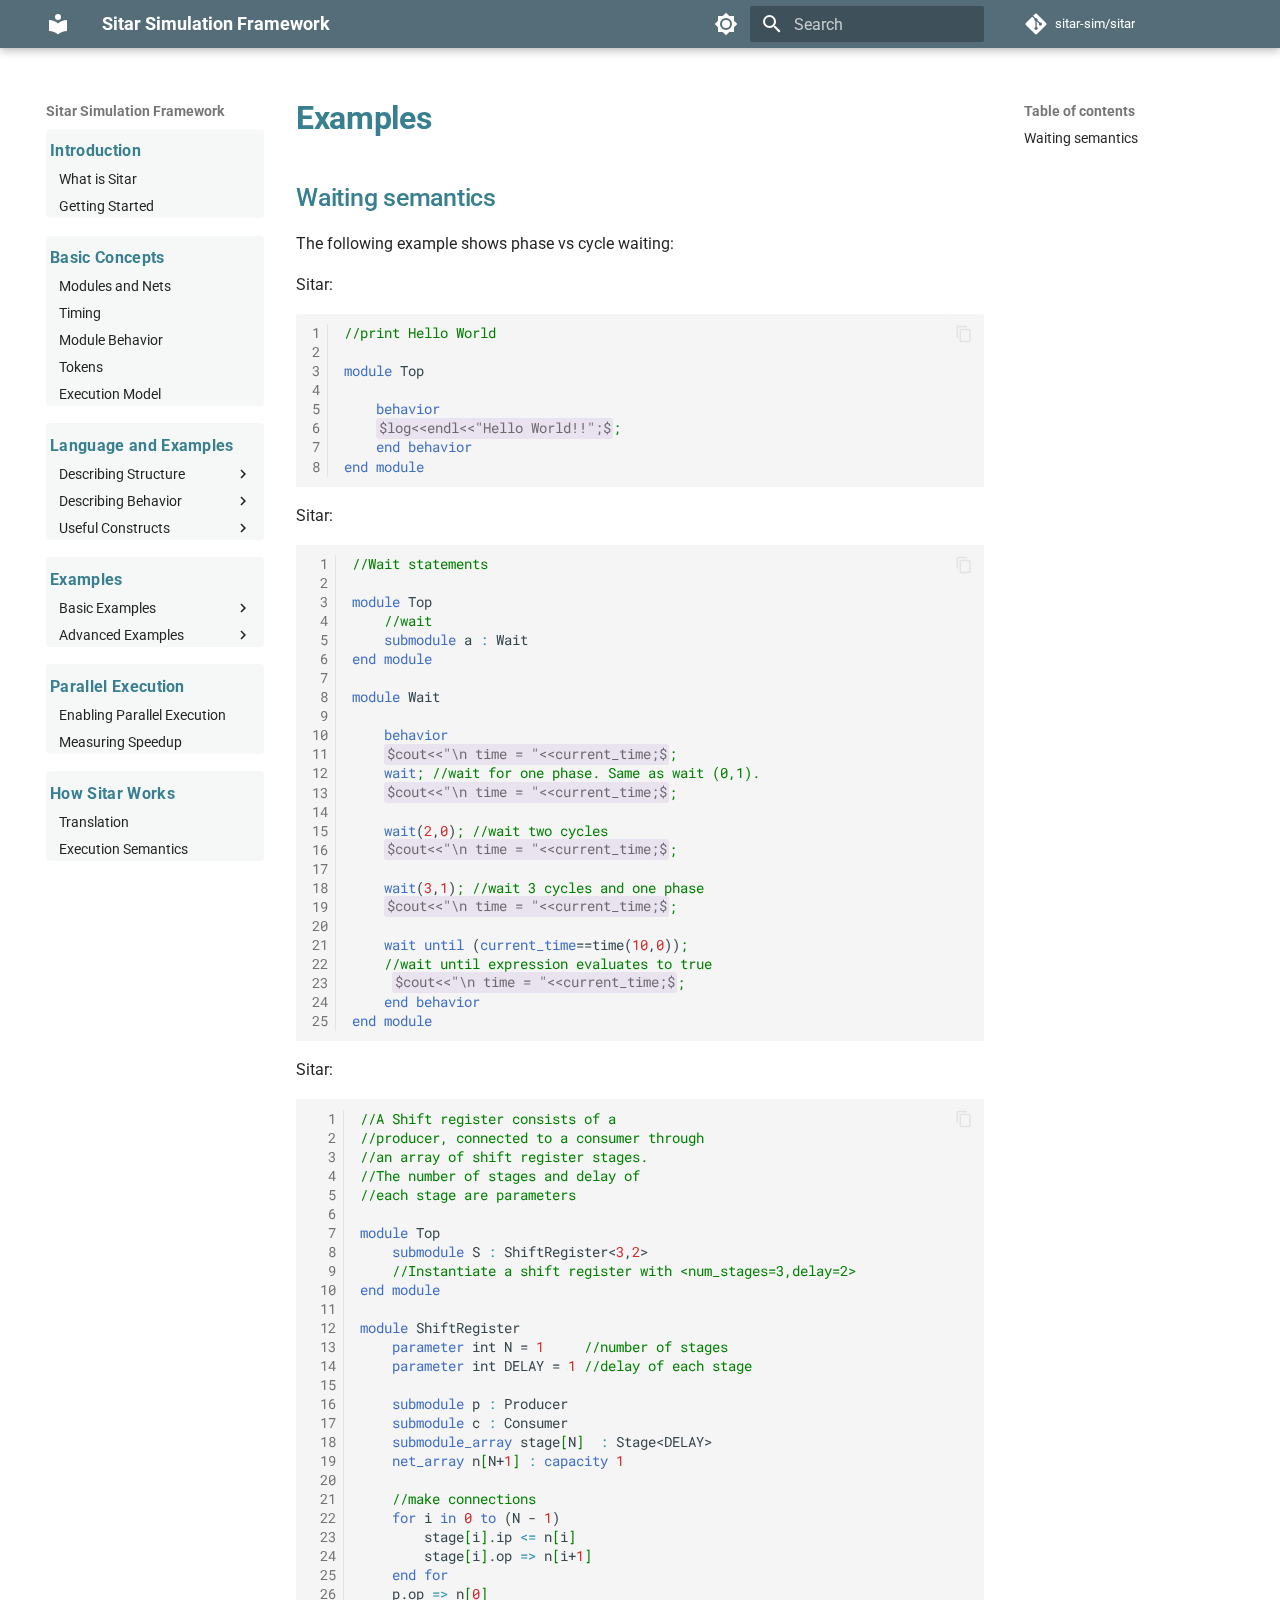
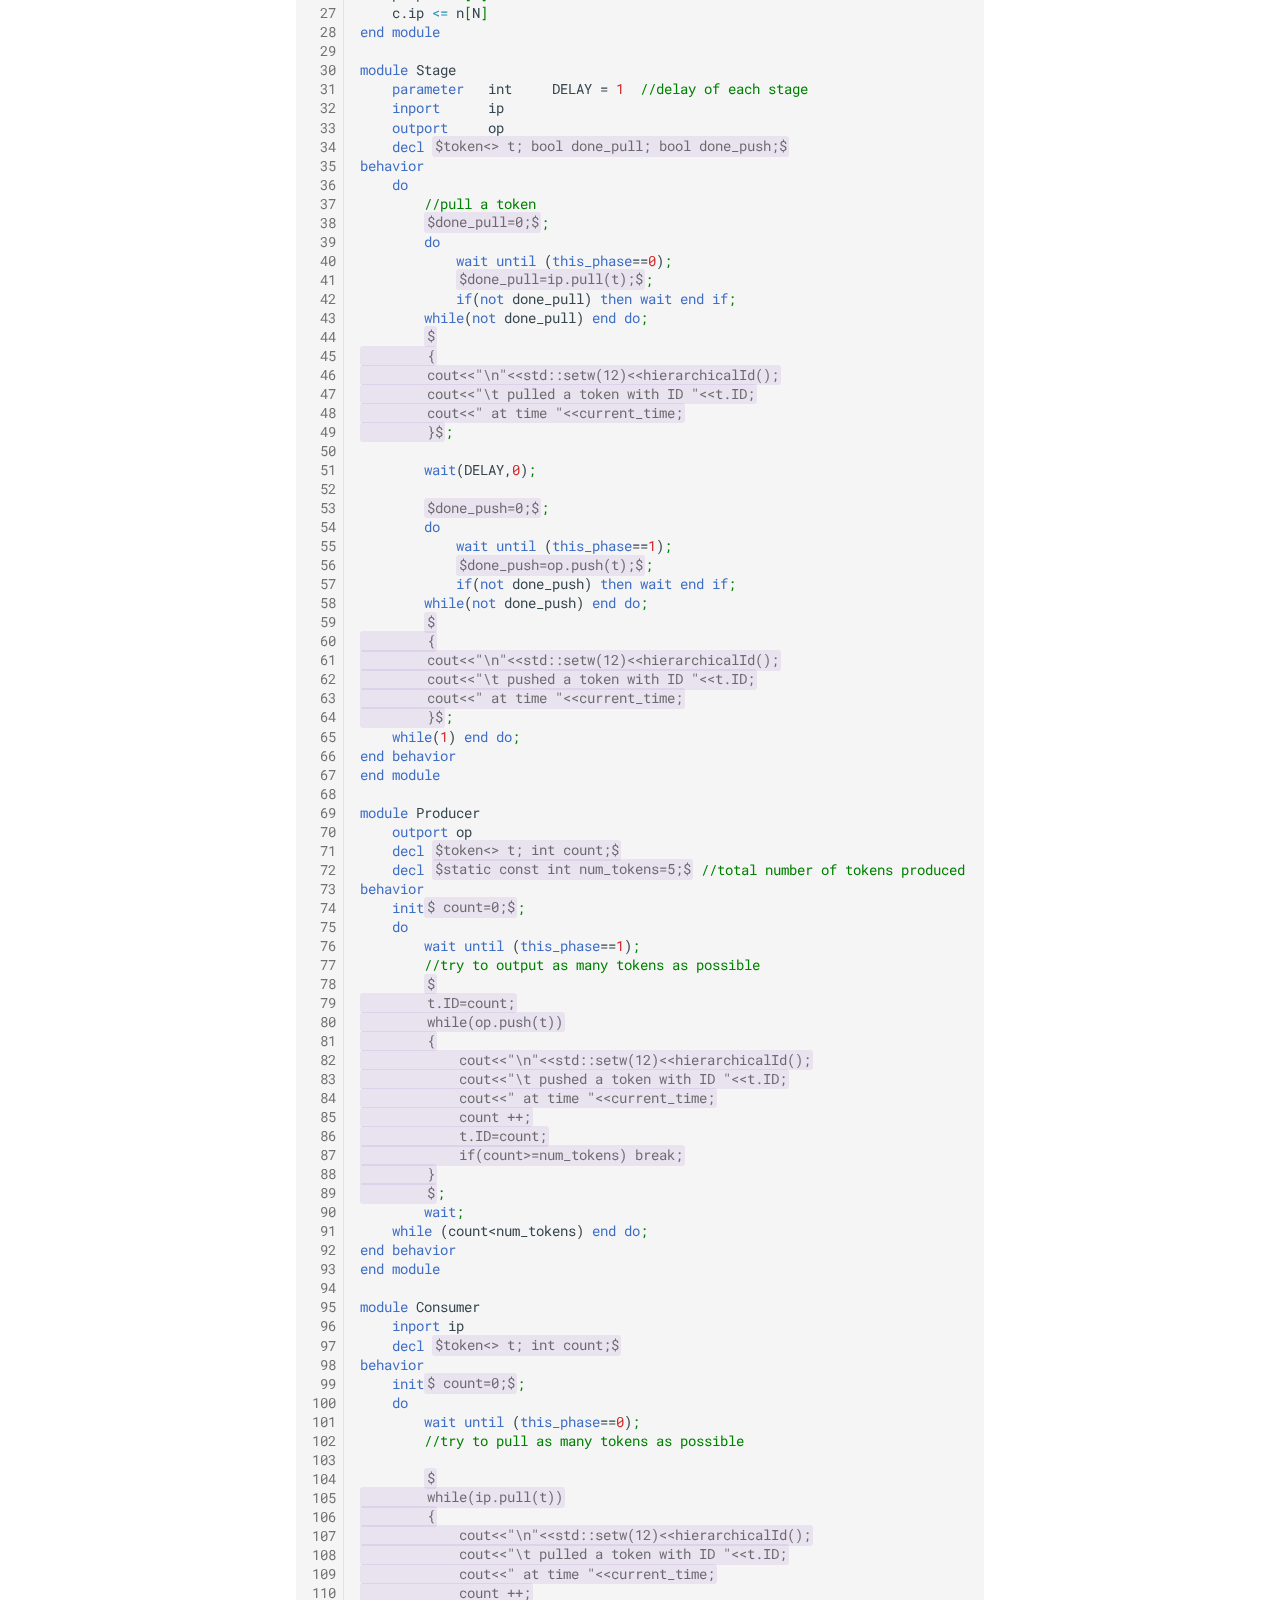
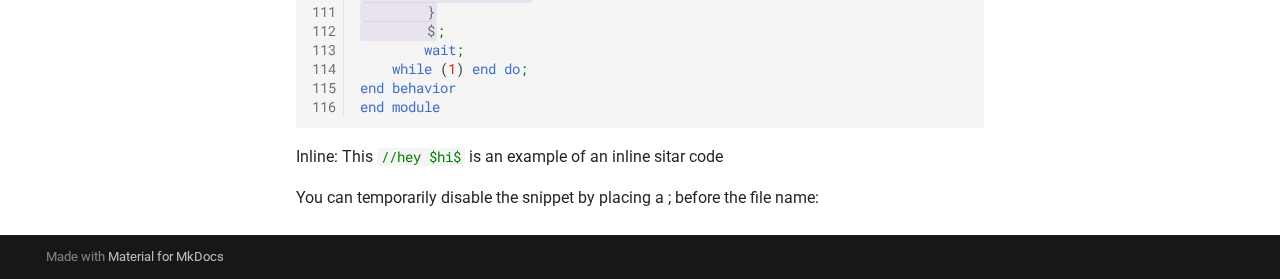
<file: examples.html>
<!doctype html>
<html lang="en" class="no-js">
  <head>
    
      <meta charset="utf-8">
      <meta name="viewport" content="width=device-width,initial-scale=1">
      
        <meta name="description" content="A cycle-based discrete-event modeling framework">
      
      
        <meta name="author" content="Neha Karanjkar">
      
      
      
      
      
        
      
      
      <link rel="icon" href="assets/images/favicon.png">
      <meta name="generator" content="mkdocs-1.6.1, mkdocs-material-9.7.1">
    
    
      
        <title>Examples - Sitar Simulation Framework</title>
      
    
    
      <link rel="stylesheet" href="assets/stylesheets/main.484c7ddc.min.css">
      
        
        <link rel="stylesheet" href="assets/stylesheets/palette.ab4e12ef.min.css">
      
      


    
    
      
    
    
      
        
        
        <link rel="preconnect" href="https://fonts.gstatic.com" crossorigin>
        <link rel="stylesheet" href="https://fonts.googleapis.com/css?family=Roboto:300,300i,400,400i,700,700i%7CRoboto+Mono:400,400i,700,700i&display=fallback">
        <style>:root{--md-text-font:"Roboto";--md-code-font:"Roboto Mono"}</style>
      
    
    
      <link rel="stylesheet" href="stylesheets/extra.css">
    
    <script>__md_scope=new URL(".",location),__md_hash=e=>[...e].reduce(((e,_)=>(e<<5)-e+_.charCodeAt(0)),0),__md_get=(e,_=localStorage,t=__md_scope)=>JSON.parse(_.getItem(t.pathname+"."+e)),__md_set=(e,_,t=localStorage,a=__md_scope)=>{try{t.setItem(a.pathname+"."+e,JSON.stringify(_))}catch(e){}}</script>
    
      

    
    
  </head>
  
  
    
    
      
    
    
    
    
    <body dir="ltr" data-md-color-scheme="colorful" data-md-color-primary="blue-grey" data-md-color-accent="indigo">
  
    
    <input class="md-toggle" data-md-toggle="drawer" type="checkbox" id="__drawer" autocomplete="off">
    <input class="md-toggle" data-md-toggle="search" type="checkbox" id="__search" autocomplete="off">
    <label class="md-overlay" for="__drawer"></label>
    <div data-md-component="skip">
      
        
        <a href="#waiting-semantics" class="md-skip">
          Skip to content
        </a>
      
    </div>
    <div data-md-component="announce">
      
    </div>
    
    
      

  

<header class="md-header md-header--shadow" data-md-component="header">
  <nav class="md-header__inner md-grid" aria-label="Header">
    <a href="." title="Sitar Simulation Framework" class="md-header__button md-logo" aria-label="Sitar Simulation Framework" data-md-component="logo">
      
  
  <svg xmlns="http://www.w3.org/2000/svg" viewBox="0 0 24 24"><path d="M12 8a3 3 0 0 0 3-3 3 3 0 0 0-3-3 3 3 0 0 0-3 3 3 3 0 0 0 3 3m0 3.54C9.64 9.35 6.5 8 3 8v11c3.5 0 6.64 1.35 9 3.54 2.36-2.19 5.5-3.54 9-3.54V8c-3.5 0-6.64 1.35-9 3.54"/></svg>

    </a>
    <label class="md-header__button md-icon" for="__drawer">
      
      <svg xmlns="http://www.w3.org/2000/svg" viewBox="0 0 24 24"><path d="M3 6h18v2H3zm0 5h18v2H3zm0 5h18v2H3z"/></svg>
    </label>
    <div class="md-header__title" data-md-component="header-title">
      <div class="md-header__ellipsis">
        <div class="md-header__topic">
          <span class="md-ellipsis">
            Sitar Simulation Framework
          </span>
        </div>
        <div class="md-header__topic" data-md-component="header-topic">
          <span class="md-ellipsis">
            
              Examples
            
          </span>
        </div>
      </div>
    </div>
    
      
        <form class="md-header__option" data-md-component="palette">
  
    
    
    
    <input class="md-option" data-md-color-media="" data-md-color-scheme="colorful" data-md-color-primary="blue-grey" data-md-color-accent="indigo"  aria-label="Switch to dark mode"  type="radio" name="__palette" id="__palette_0">
    
      <label class="md-header__button md-icon" title="Switch to dark mode" for="__palette_1" hidden>
        <svg xmlns="http://www.w3.org/2000/svg" viewBox="0 0 24 24"><path d="M12 8a4 4 0 0 0-4 4 4 4 0 0 0 4 4 4 4 0 0 0 4-4 4 4 0 0 0-4-4m0 10a6 6 0 0 1-6-6 6 6 0 0 1 6-6 6 6 0 0 1 6 6 6 6 0 0 1-6 6m8-9.31V4h-4.69L12 .69 8.69 4H4v4.69L.69 12 4 15.31V20h4.69L12 23.31 15.31 20H20v-4.69L23.31 12z"/></svg>
      </label>
    
  
    
    
    
    <input class="md-option" data-md-color-media="" data-md-color-scheme="slate" data-md-color-primary="blue-grey" data-md-color-accent="indigo"  aria-label="Switch to light mode"  type="radio" name="__palette" id="__palette_1">
    
      <label class="md-header__button md-icon" title="Switch to light mode" for="__palette_0" hidden>
        <svg xmlns="http://www.w3.org/2000/svg" viewBox="0 0 24 24"><path d="M12 18c-.89 0-1.74-.2-2.5-.55C11.56 16.5 13 14.42 13 12s-1.44-4.5-3.5-5.45C10.26 6.2 11.11 6 12 6a6 6 0 0 1 6 6 6 6 0 0 1-6 6m8-9.31V4h-4.69L12 .69 8.69 4H4v4.69L.69 12 4 15.31V20h4.69L12 23.31 15.31 20H20v-4.69L23.31 12z"/></svg>
      </label>
    
  
</form>
      
    
    
      <script>var palette=__md_get("__palette");if(palette&&palette.color){if("(prefers-color-scheme)"===palette.color.media){var media=matchMedia("(prefers-color-scheme: light)"),input=document.querySelector(media.matches?"[data-md-color-media='(prefers-color-scheme: light)']":"[data-md-color-media='(prefers-color-scheme: dark)']");palette.color.media=input.getAttribute("data-md-color-media"),palette.color.scheme=input.getAttribute("data-md-color-scheme"),palette.color.primary=input.getAttribute("data-md-color-primary"),palette.color.accent=input.getAttribute("data-md-color-accent")}for(var[key,value]of Object.entries(palette.color))document.body.setAttribute("data-md-color-"+key,value)}</script>
    
    
    
      
      
        <label class="md-header__button md-icon" for="__search">
          
          <svg xmlns="http://www.w3.org/2000/svg" viewBox="0 0 24 24"><path d="M9.5 3A6.5 6.5 0 0 1 16 9.5c0 1.61-.59 3.09-1.56 4.23l.27.27h.79l5 5-1.5 1.5-5-5v-.79l-.27-.27A6.52 6.52 0 0 1 9.5 16 6.5 6.5 0 0 1 3 9.5 6.5 6.5 0 0 1 9.5 3m0 2C7 5 5 7 5 9.5S7 14 9.5 14 14 12 14 9.5 12 5 9.5 5"/></svg>
        </label>
        <div class="md-search" data-md-component="search" role="dialog">
  <label class="md-search__overlay" for="__search"></label>
  <div class="md-search__inner" role="search">
    <form class="md-search__form" name="search">
      <input type="text" class="md-search__input" name="query" aria-label="Search" placeholder="Search" autocapitalize="off" autocorrect="off" autocomplete="off" spellcheck="false" data-md-component="search-query" required>
      <label class="md-search__icon md-icon" for="__search">
        
        <svg xmlns="http://www.w3.org/2000/svg" viewBox="0 0 24 24"><path d="M9.5 3A6.5 6.5 0 0 1 16 9.5c0 1.61-.59 3.09-1.56 4.23l.27.27h.79l5 5-1.5 1.5-5-5v-.79l-.27-.27A6.52 6.52 0 0 1 9.5 16 6.5 6.5 0 0 1 3 9.5 6.5 6.5 0 0 1 9.5 3m0 2C7 5 5 7 5 9.5S7 14 9.5 14 14 12 14 9.5 12 5 9.5 5"/></svg>
        
        <svg xmlns="http://www.w3.org/2000/svg" viewBox="0 0 24 24"><path d="M20 11v2H8l5.5 5.5-1.42 1.42L4.16 12l7.92-7.92L13.5 5.5 8 11z"/></svg>
      </label>
      <nav class="md-search__options" aria-label="Search">
        
        <button type="reset" class="md-search__icon md-icon" title="Clear" aria-label="Clear" tabindex="-1">
          
          <svg xmlns="http://www.w3.org/2000/svg" viewBox="0 0 24 24"><path d="M19 6.41 17.59 5 12 10.59 6.41 5 5 6.41 10.59 12 5 17.59 6.41 19 12 13.41 17.59 19 19 17.59 13.41 12z"/></svg>
        </button>
      </nav>
      
        <div class="md-search__suggest" data-md-component="search-suggest"></div>
      
    </form>
    <div class="md-search__output">
      <div class="md-search__scrollwrap" tabindex="0" data-md-scrollfix>
        <div class="md-search-result" data-md-component="search-result">
          <div class="md-search-result__meta">
            Initializing search
          </div>
          <ol class="md-search-result__list" role="presentation"></ol>
        </div>
      </div>
    </div>
  </div>
</div>
      
    
    
      <div class="md-header__source">
        <a href="https://github.com/sitar-sim/sitar" title="Go to repository" class="md-source" data-md-component="source">
  <div class="md-source__icon md-icon">
    
    <svg xmlns="http://www.w3.org/2000/svg" viewBox="0 0 448 512"><!--! Font Awesome Free 7.1.0 by @fontawesome - https://fontawesome.com License - https://fontawesome.com/license/free (Icons: CC BY 4.0, Fonts: SIL OFL 1.1, Code: MIT License) Copyright 2025 Fonticons, Inc.--><path d="M439.6 236.1 244 40.5c-5.4-5.5-12.8-8.5-20.4-8.5s-15 3-20.4 8.4L162.5 81l51.5 51.5c27.1-9.1 52.7 16.8 43.4 43.7l49.7 49.7c34.2-11.8 61.2 31 35.5 56.7-26.5 26.5-70.2-2.9-56-37.3L240.3 199v121.9c25.3 12.5 22.3 41.8 9.1 55-6.4 6.4-15.2 10.1-24.3 10.1s-17.8-3.6-24.3-10.1c-17.6-17.6-11.1-46.9 11.2-56v-123c-20.8-8.5-24.6-30.7-18.6-45L142.6 101 8.5 235.1C3 240.6 0 247.9 0 255.5s3 15 8.5 20.4l195.6 195.7c5.4 5.4 12.7 8.4 20.4 8.4s15-3 20.4-8.4l194.7-194.7c5.4-5.4 8.4-12.8 8.4-20.4s-3-15-8.4-20.4"/></svg>
  </div>
  <div class="md-source__repository">
    sitar-sim/sitar
  </div>
</a>
      </div>
    
  </nav>
  
</header>
    
    <div class="md-container" data-md-component="container">
      
      
        
          
        
      
      <main class="md-main" data-md-component="main">
        <div class="md-main__inner md-grid">
          
            
              
              <div class="md-sidebar md-sidebar--primary" data-md-component="sidebar" data-md-type="navigation" >
                <div class="md-sidebar__scrollwrap">
                  <div class="md-sidebar__inner">
                    



<nav class="md-nav md-nav--primary" aria-label="Navigation" data-md-level="0">
  <label class="md-nav__title" for="__drawer">
    <a href="." title="Sitar Simulation Framework" class="md-nav__button md-logo" aria-label="Sitar Simulation Framework" data-md-component="logo">
      
  
  <svg xmlns="http://www.w3.org/2000/svg" viewBox="0 0 24 24"><path d="M12 8a3 3 0 0 0 3-3 3 3 0 0 0-3-3 3 3 0 0 0-3 3 3 3 0 0 0 3 3m0 3.54C9.64 9.35 6.5 8 3 8v11c3.5 0 6.64 1.35 9 3.54 2.36-2.19 5.5-3.54 9-3.54V8c-3.5 0-6.64 1.35-9 3.54"/></svg>

    </a>
    Sitar Simulation Framework
  </label>
  
    <div class="md-nav__source">
      <a href="https://github.com/sitar-sim/sitar" title="Go to repository" class="md-source" data-md-component="source">
  <div class="md-source__icon md-icon">
    
    <svg xmlns="http://www.w3.org/2000/svg" viewBox="0 0 448 512"><!--! Font Awesome Free 7.1.0 by @fontawesome - https://fontawesome.com License - https://fontawesome.com/license/free (Icons: CC BY 4.0, Fonts: SIL OFL 1.1, Code: MIT License) Copyright 2025 Fonticons, Inc.--><path d="M439.6 236.1 244 40.5c-5.4-5.5-12.8-8.5-20.4-8.5s-15 3-20.4 8.4L162.5 81l51.5 51.5c27.1-9.1 52.7 16.8 43.4 43.7l49.7 49.7c34.2-11.8 61.2 31 35.5 56.7-26.5 26.5-70.2-2.9-56-37.3L240.3 199v121.9c25.3 12.5 22.3 41.8 9.1 55-6.4 6.4-15.2 10.1-24.3 10.1s-17.8-3.6-24.3-10.1c-17.6-17.6-11.1-46.9 11.2-56v-123c-20.8-8.5-24.6-30.7-18.6-45L142.6 101 8.5 235.1C3 240.6 0 247.9 0 255.5s3 15 8.5 20.4l195.6 195.7c5.4 5.4 12.7 8.4 20.4 8.4s15-3 20.4-8.4l194.7-194.7c5.4-5.4 8.4-12.8 8.4-20.4s-3-15-8.4-20.4"/></svg>
  </div>
  <div class="md-source__repository">
    sitar-sim/sitar
  </div>
</a>
    </div>
  
  <ul class="md-nav__list" data-md-scrollfix>
    
      
      
  
  
  
  
    
    
    
    
      
        
        
      
    
    
    <li class="md-nav__item md-nav__item--section md-nav__item--nested">
      
        
        
        <input class="md-nav__toggle md-toggle " type="checkbox" id="__nav_1" >
        
          
          <label class="md-nav__link" for="__nav_1" id="__nav_1_label" tabindex="">
            
  
  
  <span class="md-ellipsis">
    
  
    Introduction
  

    
  </span>
  
  

            <span class="md-nav__icon md-icon"></span>
          </label>
        
        <nav class="md-nav" data-md-level="1" aria-labelledby="__nav_1_label" aria-expanded="false">
          <label class="md-nav__title" for="__nav_1">
            <span class="md-nav__icon md-icon"></span>
            
  
    Introduction
  

          </label>
          <ul class="md-nav__list" data-md-scrollfix>
            
              
                
  
  
  
  
    <li class="md-nav__item">
      <a href="index.html" class="md-nav__link">
        
  
  
  <span class="md-ellipsis">
    
  
    What is Sitar
  

    
  </span>
  
  

      </a>
    </li>
  

              
            
              
                
  
  
  
  
    <li class="md-nav__item">
      <a href="getting_started.html" class="md-nav__link">
        
  
  
  <span class="md-ellipsis">
    
  
    Getting Started
  

    
  </span>
  
  

      </a>
    </li>
  

              
            
          </ul>
        </nav>
      
    </li>
  

    
      
      
  
  
  
  
    
    
    
    
      
        
        
      
    
    
    <li class="md-nav__item md-nav__item--section md-nav__item--nested">
      
        
        
        <input class="md-nav__toggle md-toggle " type="checkbox" id="__nav_2" >
        
          
          <label class="md-nav__link" for="__nav_2" id="__nav_2_label" tabindex="">
            
  
  
  <span class="md-ellipsis">
    
  
    Basic Concepts
  

    
  </span>
  
  

            <span class="md-nav__icon md-icon"></span>
          </label>
        
        <nav class="md-nav" data-md-level="1" aria-labelledby="__nav_2_label" aria-expanded="false">
          <label class="md-nav__title" for="__nav_2">
            <span class="md-nav__icon md-icon"></span>
            
  
    Basic Concepts
  

          </label>
          <ul class="md-nav__list" data-md-scrollfix>
            
              
                
  
  
  
  
    <li class="md-nav__item">
      <a href="components_modules_nets.html" class="md-nav__link">
        
  
  
  <span class="md-ellipsis">
    
  
    Modules and Nets
  

    
  </span>
  
  

      </a>
    </li>
  

              
            
              
                
  
  
  
  
    <li class="md-nav__item">
      <a href="timing_and_execution_model.html" class="md-nav__link">
        
  
  
  <span class="md-ellipsis">
    
  
    Timing
  

    
  </span>
  
  

      </a>
    </li>
  

              
            
              
                
  
  
  
  
    <li class="md-nav__item">
      <a href="module_behavior.html" class="md-nav__link">
        
  
  
  <span class="md-ellipsis">
    
  
    Module Behavior
  

    
  </span>
  
  

      </a>
    </li>
  

              
            
              
                
  
  
  
  
    <li class="md-nav__item">
      <a href="io_and_tokens.html" class="md-nav__link">
        
  
  
  <span class="md-ellipsis">
    
  
    Tokens
  

    
  </span>
  
  

      </a>
    </li>
  

              
            
              
                
  
  
  
  
    <li class="md-nav__item">
      <a href="execution_model.html" class="md-nav__link">
        
  
  
  <span class="md-ellipsis">
    
  
    Execution Model
  

    
  </span>
  
  

      </a>
    </li>
  

              
            
          </ul>
        </nav>
      
    </li>
  

    
      
      
  
  
  
  
    
    
    
    
      
        
        
      
    
    
    <li class="md-nav__item md-nav__item--section md-nav__item--nested">
      
        
        
        <input class="md-nav__toggle md-toggle " type="checkbox" id="__nav_3" >
        
          
          <label class="md-nav__link" for="__nav_3" id="__nav_3_label" tabindex="">
            
  
  
  <span class="md-ellipsis">
    
  
    Language and Examples
  

    
  </span>
  
  

            <span class="md-nav__icon md-icon"></span>
          </label>
        
        <nav class="md-nav" data-md-level="1" aria-labelledby="__nav_3_label" aria-expanded="false">
          <label class="md-nav__title" for="__nav_3">
            <span class="md-nav__icon md-icon"></span>
            
  
    Language and Examples
  

          </label>
          <ul class="md-nav__list" data-md-scrollfix>
            
              
                
  
  
  
  
    
    
    
    
      
    
    
    <li class="md-nav__item md-nav__item--nested">
      
        
        
        <input class="md-nav__toggle md-toggle " type="checkbox" id="__nav_3_1" >
        
          
          <label class="md-nav__link" for="__nav_3_1" id="__nav_3_1_label" tabindex="0">
            
  
  
  <span class="md-ellipsis">
    
  
    Describing Structure
  

    
  </span>
  
  

            <span class="md-nav__icon md-icon"></span>
          </label>
        
        <nav class="md-nav" data-md-level="2" aria-labelledby="__nav_3_1_label" aria-expanded="false">
          <label class="md-nav__title" for="__nav_3_1">
            <span class="md-nav__icon md-icon"></span>
            
  
    Describing Structure
  

          </label>
          <ul class="md-nav__list" data-md-scrollfix>
            
              
                
  
  
  
  
    <li class="md-nav__item">
      <a href="language_and_examples/modules.md" class="md-nav__link">
        
  
  
  <span class="md-ellipsis">
    
  
    Modules
  

    
  </span>
  
  

      </a>
    </li>
  

              
            
              
                
  
  
  
  
    <li class="md-nav__item">
      <a href="language_and_examples/nets_and_ports.md" class="md-nav__link">
        
  
  
  <span class="md-ellipsis">
    
  
    Nets and Ports
  

    
  </span>
  
  

      </a>
    </li>
  

              
            
              
                
  
  
  
  
    <li class="md-nav__item">
      <a href="language_and_examples/hierarchy.md" class="md-nav__link">
        
  
  
  <span class="md-ellipsis">
    
  
    Hierarchy
  

    
  </span>
  
  

      </a>
    </li>
  

              
            
              
                
  
  
  
  
    <li class="md-nav__item">
      <a href="language_and_examples/parameters.md" class="md-nav__link">
        
  
  
  <span class="md-ellipsis">
    
  
    Parameters
  

    
  </span>
  
  

      </a>
    </li>
  

              
            
              
                
  
  
  
  
    <li class="md-nav__item">
      <a href="language_and_examples/regular_structures_for_loops.md" class="md-nav__link">
        
  
  
  <span class="md-ellipsis">
    
  
    Regular Structures
  

    
  </span>
  
  

      </a>
    </li>
  

              
            
          </ul>
        </nav>
      
    </li>
  

              
            
              
                
  
  
  
  
    
    
    
    
      
    
    
    <li class="md-nav__item md-nav__item--nested">
      
        
        
        <input class="md-nav__toggle md-toggle " type="checkbox" id="__nav_3_2" >
        
          
          <label class="md-nav__link" for="__nav_3_2" id="__nav_3_2_label" tabindex="0">
            
  
  
  <span class="md-ellipsis">
    
  
    Describing Behavior
  

    
  </span>
  
  

            <span class="md-nav__icon md-icon"></span>
          </label>
        
        <nav class="md-nav" data-md-level="2" aria-labelledby="__nav_3_2_label" aria-expanded="false">
          <label class="md-nav__title" for="__nav_3_2">
            <span class="md-nav__icon md-icon"></span>
            
  
    Describing Behavior
  

          </label>
          <ul class="md-nav__list" data-md-scrollfix>
            
              
                
  
  
  
  
    <li class="md-nav__item">
      <a href="language_and_examples/sequence.md" class="md-nav__link">
        
  
  
  <span class="md-ellipsis">
    
  
    Sequence
  

    
  </span>
  
  

      </a>
    </li>
  

              
            
              
                
  
  
  
  
    <li class="md-nav__item">
      <a href="language_and_examples/atomic_and_compound_statements.md" class="md-nav__link">
        
  
  
  <span class="md-ellipsis">
    
  
    Atomic and Compound Statements
  

    
  </span>
  
  

      </a>
    </li>
  

              
            
              
                
  
  
  
  
    <li class="md-nav__item">
      <a href="language_and_examples/code_blocks.md" class="md-nav__link">
        
  
  
  <span class="md-ellipsis">
    
  
    Code Blocks
  

    
  </span>
  
  

      </a>
    </li>
  

              
            
              
                
  
  
  
  
    <li class="md-nav__item">
      <a href="language_and_examples/wait.md" class="md-nav__link">
        
  
  
  <span class="md-ellipsis">
    
  
    Wait
  

    
  </span>
  
  

      </a>
    </li>
  

              
            
              
                
  
  
  
  
    <li class="md-nav__item">
      <a href="language_and_examples/logging.md" class="md-nav__link">
        
  
  
  <span class="md-ellipsis">
    
  
    Log
  

    
  </span>
  
  

      </a>
    </li>
  

              
            
              
                
  
  
  
  
    <li class="md-nav__item">
      <a href="language_and_examples/if_else.md" class="md-nav__link">
        
  
  
  <span class="md-ellipsis">
    
  
    If-Else
  

    
  </span>
  
  

      </a>
    </li>
  

              
            
              
                
  
  
  
  
    <li class="md-nav__item">
      <a href="language_and_examples/do_while.md" class="md-nav__link">
        
  
  
  <span class="md-ellipsis">
    
  
    Do-While
  

    
  </span>
  
  

      </a>
    </li>
  

              
            
              
                
  
  
  
  
    <li class="md-nav__item">
      <a href="language_and_examples/parallel.md" class="md-nav__link">
        
  
  
  <span class="md-ellipsis">
    
  
    Parallel
  

    
  </span>
  
  

      </a>
    </li>
  

              
            
              
                
  
  
  
  
    <li class="md-nav__item">
      <a href="language_and_examples/procedures.md" class="md-nav__link">
        
  
  
  <span class="md-ellipsis">
    
  
    Procedures
  

    
  </span>
  
  

      </a>
    </li>
  

              
            
          </ul>
        </nav>
      
    </li>
  

              
            
              
                
  
  
  
  
    
    
    
    
      
    
    
    <li class="md-nav__item md-nav__item--nested">
      
        
        
        <input class="md-nav__toggle md-toggle " type="checkbox" id="__nav_3_3" >
        
          
          <label class="md-nav__link" for="__nav_3_3" id="__nav_3_3_label" tabindex="0">
            
  
  
  <span class="md-ellipsis">
    
  
    Useful Constructs
  

    
  </span>
  
  

            <span class="md-nav__icon md-icon"></span>
          </label>
        
        <nav class="md-nav" data-md-level="2" aria-labelledby="__nav_3_3_label" aria-expanded="false">
          <label class="md-nav__title" for="__nav_3_3">
            <span class="md-nav__icon md-icon"></span>
            
  
    Useful Constructs
  

          </label>
          <ul class="md-nav__list" data-md-scrollfix>
            
              
                
  
  
  
  
    <li class="md-nav__item">
      <a href="language_and_examples/templates.md" class="md-nav__link">
        
  
  
  <span class="md-ellipsis">
    
  
    Templates
  

    
  </span>
  
  

      </a>
    </li>
  

              
            
              
                
  
  
  
  
    <li class="md-nav__item">
      <a href="language_and_examples/advanced_logging.md" class="md-nav__link">
        
  
  
  <span class="md-ellipsis">
    
  
    Advanced Logging
  

    
  </span>
  
  

      </a>
    </li>
  

              
            
          </ul>
        </nav>
      
    </li>
  

              
            
          </ul>
        </nav>
      
    </li>
  

    
      
      
  
  
  
  
    
    
    
    
      
        
        
      
    
    
    <li class="md-nav__item md-nav__item--section md-nav__item--nested">
      
        
        
        <input class="md-nav__toggle md-toggle " type="checkbox" id="__nav_4" >
        
          
          <label class="md-nav__link" for="__nav_4" id="__nav_4_label" tabindex="">
            
  
  
  <span class="md-ellipsis">
    
  
    Examples
  

    
  </span>
  
  

            <span class="md-nav__icon md-icon"></span>
          </label>
        
        <nav class="md-nav" data-md-level="1" aria-labelledby="__nav_4_label" aria-expanded="false">
          <label class="md-nav__title" for="__nav_4">
            <span class="md-nav__icon md-icon"></span>
            
  
    Examples
  

          </label>
          <ul class="md-nav__list" data-md-scrollfix>
            
              
                
  
  
  
  
    
    
    
    
      
    
    
    <li class="md-nav__item md-nav__item--nested">
      
        
        
        <input class="md-nav__toggle md-toggle " type="checkbox" id="__nav_4_1" >
        
          
          <label class="md-nav__link" for="__nav_4_1" id="__nav_4_1_label" tabindex="0">
            
  
  
  <span class="md-ellipsis">
    
  
    Basic Examples
  

    
  </span>
  
  

            <span class="md-nav__icon md-icon"></span>
          </label>
        
        <nav class="md-nav" data-md-level="2" aria-labelledby="__nav_4_1_label" aria-expanded="false">
          <label class="md-nav__title" for="__nav_4_1">
            <span class="md-nav__icon md-icon"></span>
            
  
    Basic Examples
  

          </label>
          <ul class="md-nav__list" data-md-scrollfix>
            
              
                
  
  
  
  
    <li class="md-nav__item">
      <a href="language_and_examples/basic_examples/shift_register.md" class="md-nav__link">
        
  
  
  <span class="md-ellipsis">
    
  
    Shift Register
  

    
  </span>
  
  

      </a>
    </li>
  

              
            
              
                
  
  
  
  
    <li class="md-nav__item">
      <a href="language_and_examples/basic_examples/state_machine.md" class="md-nav__link">
        
  
  
  <span class="md-ellipsis">
    
  
    State Machine
  

    
  </span>
  
  

      </a>
    </li>
  

              
            
              
                
  
  
  
  
    <li class="md-nav__item">
      <a href="language_and_examples/basic_examples/producer_consumer.md" class="md-nav__link">
        
  
  
  <span class="md-ellipsis">
    
  
    Producer Consumer
  

    
  </span>
  
  

      </a>
    </li>
  

              
            
          </ul>
        </nav>
      
    </li>
  

              
            
              
                
  
  
  
  
    
    
    
    
      
    
    
    <li class="md-nav__item md-nav__item--nested">
      
        
        
        <input class="md-nav__toggle md-toggle " type="checkbox" id="__nav_4_2" >
        
          
          <label class="md-nav__link" for="__nav_4_2" id="__nav_4_2_label" tabindex="0">
            
  
  
  <span class="md-ellipsis">
    
  
    Advanced Examples
  

    
  </span>
  
  

            <span class="md-nav__icon md-icon"></span>
          </label>
        
        <nav class="md-nav" data-md-level="2" aria-labelledby="__nav_4_2_label" aria-expanded="false">
          <label class="md-nav__title" for="__nav_4_2">
            <span class="md-nav__icon md-icon"></span>
            
  
    Advanced Examples
  

          </label>
          <ul class="md-nav__list" data-md-scrollfix>
            
              
                
  
  
  
  
    <li class="md-nav__item">
      <a href="language_and_examples/advanced_examples/processor_model.md" class="md-nav__link">
        
  
  
  <span class="md-ellipsis">
    
  
    Processor and Memory
  

    
  </span>
  
  

      </a>
    </li>
  

              
            
              
                
  
  
  
  
    <li class="md-nav__item">
      <a href="language_and_examples/advanced_examples/mesh.md" class="md-nav__link">
        
  
  
  <span class="md-ellipsis">
    
  
    Mesh
  

    
  </span>
  
  

      </a>
    </li>
  

              
            
          </ul>
        </nav>
      
    </li>
  

              
            
          </ul>
        </nav>
      
    </li>
  

    
      
      
  
  
  
  
    
    
    
    
      
        
        
      
    
    
    <li class="md-nav__item md-nav__item--section md-nav__item--nested">
      
        
        
        <input class="md-nav__toggle md-toggle " type="checkbox" id="__nav_5" >
        
          
          <label class="md-nav__link" for="__nav_5" id="__nav_5_label" tabindex="">
            
  
  
  <span class="md-ellipsis">
    
  
    Parallel Execution
  

    
  </span>
  
  

            <span class="md-nav__icon md-icon"></span>
          </label>
        
        <nav class="md-nav" data-md-level="1" aria-labelledby="__nav_5_label" aria-expanded="false">
          <label class="md-nav__title" for="__nav_5">
            <span class="md-nav__icon md-icon"></span>
            
  
    Parallel Execution
  

          </label>
          <ul class="md-nav__list" data-md-scrollfix>
            
              
                
  
  
  
  
    <li class="md-nav__item">
      <a href="parallel_execution.md" class="md-nav__link">
        
  
  
  <span class="md-ellipsis">
    
  
    Enabling Parallel Execution
  

    
  </span>
  
  

      </a>
    </li>
  

              
            
              
                
  
  
  
  
    <li class="md-nav__item">
      <a href="speedups.md" class="md-nav__link">
        
  
  
  <span class="md-ellipsis">
    
  
    Measuring Speedup
  

    
  </span>
  
  

      </a>
    </li>
  

              
            
          </ul>
        </nav>
      
    </li>
  

    
      
      
  
  
  
  
    
    
    
    
      
        
        
      
    
    
    <li class="md-nav__item md-nav__item--section md-nav__item--nested">
      
        
        
        <input class="md-nav__toggle md-toggle " type="checkbox" id="__nav_6" >
        
          
          <label class="md-nav__link" for="__nav_6" id="__nav_6_label" tabindex="">
            
  
  
  <span class="md-ellipsis">
    
  
    How Sitar Works
  

    
  </span>
  
  

            <span class="md-nav__icon md-icon"></span>
          </label>
        
        <nav class="md-nav" data-md-level="1" aria-labelledby="__nav_6_label" aria-expanded="false">
          <label class="md-nav__title" for="__nav_6">
            <span class="md-nav__icon md-icon"></span>
            
  
    How Sitar Works
  

          </label>
          <ul class="md-nav__list" data-md-scrollfix>
            
              
                
  
  
  
  
    <li class="md-nav__item">
      <a href="how_sitar_works/translation.md" class="md-nav__link">
        
  
  
  <span class="md-ellipsis">
    
  
    Translation
  

    
  </span>
  
  

      </a>
    </li>
  

              
            
              
                
  
  
  
  
    <li class="md-nav__item">
      <a href="how_sitar_works/execution_semantics.md" class="md-nav__link">
        
  
  
  <span class="md-ellipsis">
    
  
    Execution Semantics
  

    
  </span>
  
  

      </a>
    </li>
  

              
            
          </ul>
        </nav>
      
    </li>
  

    
      
      
  
  
  
  
    
    
    
    
      
        
        
      
    
    
    <li class="md-nav__item md-nav__item--section md-nav__item--nested">
      
        
        
        <input class="md-nav__toggle md-toggle " type="checkbox" id="__nav_7" >
        
          
          <label class="md-nav__link" for="__nav_7" id="__nav_7_label" tabindex="">
            
  
  
  <span class="md-ellipsis">
    
  
    More About Sitar
  

    
  </span>
  
  

            <span class="md-nav__icon md-icon"></span>
          </label>
        
        <nav class="md-nav" data-md-level="1" aria-labelledby="__nav_7_label" aria-expanded="false">
          <label class="md-nav__title" for="__nav_7">
            <span class="md-nav__icon md-icon"></span>
            
  
    More About Sitar
  

          </label>
          <ul class="md-nav__list" data-md-scrollfix>
            
              
                
  
  
  
  
    <li class="md-nav__item">
      <a href="references.md" class="md-nav__link">
        
  
  
  <span class="md-ellipsis">
    
  
    References
  

    
  </span>
  
  

      </a>
    </li>
  

              
            
              
                
  
  
  
  
    <li class="md-nav__item">
      <a href="authors.md" class="md-nav__link">
        
  
  
  <span class="md-ellipsis">
    
  
    Authors
  

    
  </span>
  
  

      </a>
    </li>
  

              
            
              
                
  
  
  
  
    <li class="md-nav__item">
      <a href="development.md" class="md-nav__link">
        
  
  
  <span class="md-ellipsis">
    
  
    Development Notes
  

    
  </span>
  
  

      </a>
    </li>
  

              
            
          </ul>
        </nav>
      
    </li>
  

    
  </ul>
</nav>
                  </div>
                </div>
              </div>
            
            
              
              <div class="md-sidebar md-sidebar--secondary" data-md-component="sidebar" data-md-type="toc" >
                <div class="md-sidebar__scrollwrap">
                  <div class="md-sidebar__inner">
                    

<nav class="md-nav md-nav--secondary" aria-label="Table of contents">
  
  
  
  
    <label class="md-nav__title" for="__toc">
      <span class="md-nav__icon md-icon"></span>
      Table of contents
    </label>
    <ul class="md-nav__list" data-md-component="toc" data-md-scrollfix>
      
        <li class="md-nav__item">
  <a href="#waiting-semantics" class="md-nav__link">
    <span class="md-ellipsis">
      
        Waiting semantics
      
    </span>
  </a>
  
</li>
      
    </ul>
  
</nav>
                  </div>
                </div>
              </div>
            
          
          
            <div class="md-content" data-md-component="content">
              
              <article class="md-content__inner md-typeset">
                
                  


  
  


  <h1>Examples</h1>

<h2 id="waiting-semantics">Waiting semantics<a class="headerlink" href="#waiting-semantics" title="Permanent link">&para;</a></h2>
<p>The following example shows phase vs cycle waiting:</p>
<p>Sitar:
<div class="language-sitar highlight"><table class="highlighttable"><tr><td class="linenos"><div class="linenodiv"><pre><span></span><span class="normal"><a href="#__codelineno-0-1">1</a></span>
<span class="normal"><a href="#__codelineno-0-2">2</a></span>
<span class="normal"><a href="#__codelineno-0-3">3</a></span>
<span class="normal"><a href="#__codelineno-0-4">4</a></span>
<span class="normal"><a href="#__codelineno-0-5">5</a></span>
<span class="normal"><a href="#__codelineno-0-6">6</a></span>
<span class="normal"><a href="#__codelineno-0-7">7</a></span>
<span class="normal"><a href="#__codelineno-0-8">8</a></span></pre></div></td><td class="code"><div><pre><span></span><code><span id="__span-0-1"><a id="__codelineno-0-1" name="__codelineno-0-1"></a><span class="c1">//print Hello World </span>
</span><span id="__span-0-2"><a id="__codelineno-0-2" name="__codelineno-0-2"></a>
</span><span id="__span-0-3"><a id="__codelineno-0-3" name="__codelineno-0-3"></a><span class="kd">module</span> <span class="n">Top</span>
</span><span id="__span-0-4"><a id="__codelineno-0-4" name="__codelineno-0-4"></a>
</span><span id="__span-0-5"><a id="__codelineno-0-5" name="__codelineno-0-5"></a>    <span class="kd">behavior</span>
</span><span id="__span-0-6"><a id="__codelineno-0-6" name="__codelineno-0-6"></a>    <span class="g">$log&lt;&lt;endl&lt;&lt;&quot;Hello World!!&quot;;$</span><span class="p">;</span>
</span><span id="__span-0-7"><a id="__codelineno-0-7" name="__codelineno-0-7"></a>    <span class="k">end</span> <span class="kd">behavior</span>
</span><span id="__span-0-8"><a id="__codelineno-0-8" name="__codelineno-0-8"></a><span class="k">end</span> <span class="kd">module</span>
</span></code></pre></div></td></tr></table></div></p>
<p>Sitar:
<div class="language-sitar highlight"><table class="highlighttable"><tr><td class="linenos"><div class="linenodiv"><pre><span></span><span class="normal"><a href="#__codelineno-1-1"> 1</a></span>
<span class="normal"><a href="#__codelineno-1-2"> 2</a></span>
<span class="normal"><a href="#__codelineno-1-3"> 3</a></span>
<span class="normal"><a href="#__codelineno-1-4"> 4</a></span>
<span class="normal"><a href="#__codelineno-1-5"> 5</a></span>
<span class="normal"><a href="#__codelineno-1-6"> 6</a></span>
<span class="normal"><a href="#__codelineno-1-7"> 7</a></span>
<span class="normal"><a href="#__codelineno-1-8"> 8</a></span>
<span class="normal"><a href="#__codelineno-1-9"> 9</a></span>
<span class="normal"><a href="#__codelineno-1-10">10</a></span>
<span class="normal"><a href="#__codelineno-1-11">11</a></span>
<span class="normal"><a href="#__codelineno-1-12">12</a></span>
<span class="normal"><a href="#__codelineno-1-13">13</a></span>
<span class="normal"><a href="#__codelineno-1-14">14</a></span>
<span class="normal"><a href="#__codelineno-1-15">15</a></span>
<span class="normal"><a href="#__codelineno-1-16">16</a></span>
<span class="normal"><a href="#__codelineno-1-17">17</a></span>
<span class="normal"><a href="#__codelineno-1-18">18</a></span>
<span class="normal"><a href="#__codelineno-1-19">19</a></span>
<span class="normal"><a href="#__codelineno-1-20">20</a></span>
<span class="normal"><a href="#__codelineno-1-21">21</a></span>
<span class="normal"><a href="#__codelineno-1-22">22</a></span>
<span class="normal"><a href="#__codelineno-1-23">23</a></span>
<span class="normal"><a href="#__codelineno-1-24">24</a></span>
<span class="normal"><a href="#__codelineno-1-25">25</a></span></pre></div></td><td class="code"><div><pre><span></span><code><span id="__span-1-1"><a id="__codelineno-1-1" name="__codelineno-1-1"></a><span class="c1">//Wait statements</span>
</span><span id="__span-1-2"><a id="__codelineno-1-2" name="__codelineno-1-2"></a>
</span><span id="__span-1-3"><a id="__codelineno-1-3" name="__codelineno-1-3"></a><span class="kd">module</span> <span class="n">Top</span>
</span><span id="__span-1-4"><a id="__codelineno-1-4" name="__codelineno-1-4"></a>    <span class="c1">//wait</span>
</span><span id="__span-1-5"><a id="__codelineno-1-5" name="__codelineno-1-5"></a>    <span class="kt">submodule</span> <span class="n">a</span> <span class="o">:</span> <span class="n">Wait</span> 
</span><span id="__span-1-6"><a id="__codelineno-1-6" name="__codelineno-1-6"></a><span class="k">end</span> <span class="kd">module</span>
</span><span id="__span-1-7"><a id="__codelineno-1-7" name="__codelineno-1-7"></a>
</span><span id="__span-1-8"><a id="__codelineno-1-8" name="__codelineno-1-8"></a><span class="kd">module</span> <span class="n">Wait</span>
</span><span id="__span-1-9"><a id="__codelineno-1-9" name="__codelineno-1-9"></a>
</span><span id="__span-1-10"><a id="__codelineno-1-10" name="__codelineno-1-10"></a>    <span class="kd">behavior</span>
</span><span id="__span-1-11"><a id="__codelineno-1-11" name="__codelineno-1-11"></a>    <span class="g">$cout&lt;&lt;&quot;\n time = &quot;&lt;&lt;current_time;$</span><span class="p">;</span>
</span><span id="__span-1-12"><a id="__codelineno-1-12" name="__codelineno-1-12"></a>    <span class="k">wait</span><span class="p">;</span> <span class="c1">//wait for one phase. Same as wait (0,1).</span>
</span><span id="__span-1-13"><a id="__codelineno-1-13" name="__codelineno-1-13"></a>    <span class="g">$cout&lt;&lt;&quot;\n time = &quot;&lt;&lt;current_time;$</span><span class="p">;</span>
</span><span id="__span-1-14"><a id="__codelineno-1-14" name="__codelineno-1-14"></a>
</span><span id="__span-1-15"><a id="__codelineno-1-15" name="__codelineno-1-15"></a>    <span class="k">wait</span>(<span class="mi">2</span>,<span class="mi">0</span>)<span class="p">;</span> <span class="c1">//wait two cycles</span>
</span><span id="__span-1-16"><a id="__codelineno-1-16" name="__codelineno-1-16"></a>    <span class="g">$cout&lt;&lt;&quot;\n time = &quot;&lt;&lt;current_time;$</span><span class="p">;</span>
</span><span id="__span-1-17"><a id="__codelineno-1-17" name="__codelineno-1-17"></a>
</span><span id="__span-1-18"><a id="__codelineno-1-18" name="__codelineno-1-18"></a>    <span class="k">wait</span>(<span class="mi">3</span>,<span class="mi">1</span>)<span class="p">;</span> <span class="c1">//wait 3 cycles and one phase</span>
</span><span id="__span-1-19"><a id="__codelineno-1-19" name="__codelineno-1-19"></a>    <span class="g">$cout&lt;&lt;&quot;\n time = &quot;&lt;&lt;current_time;$</span><span class="p">;</span>
</span><span id="__span-1-20"><a id="__codelineno-1-20" name="__codelineno-1-20"></a>
</span><span id="__span-1-21"><a id="__codelineno-1-21" name="__codelineno-1-21"></a>    <span class="k">wait</span> <span class="k">until</span> (<span class="k">current_time</span>==<span class="n">time</span>(<span class="mi">10</span>,<span class="mi">0</span>))<span class="p">;</span>
</span><span id="__span-1-22"><a id="__codelineno-1-22" name="__codelineno-1-22"></a>    <span class="c1">//wait until expression evaluates to true</span>
</span><span id="__span-1-23"><a id="__codelineno-1-23" name="__codelineno-1-23"></a>     <span class="g">$cout&lt;&lt;&quot;\n time = &quot;&lt;&lt;current_time;$</span><span class="p">;</span>
</span><span id="__span-1-24"><a id="__codelineno-1-24" name="__codelineno-1-24"></a>    <span class="k">end</span> <span class="kd">behavior</span>
</span><span id="__span-1-25"><a id="__codelineno-1-25" name="__codelineno-1-25"></a><span class="k">end</span> <span class="kd">module</span>
</span></code></pre></div></td></tr></table></div>
Sitar:
<div class="language-sitar highlight"><table class="highlighttable"><tr><td class="linenos"><div class="linenodiv"><pre><span></span><span class="normal"><a href="#__codelineno-2-1">  1</a></span>
<span class="normal"><a href="#__codelineno-2-2">  2</a></span>
<span class="normal"><a href="#__codelineno-2-3">  3</a></span>
<span class="normal"><a href="#__codelineno-2-4">  4</a></span>
<span class="normal"><a href="#__codelineno-2-5">  5</a></span>
<span class="normal"><a href="#__codelineno-2-6">  6</a></span>
<span class="normal"><a href="#__codelineno-2-7">  7</a></span>
<span class="normal"><a href="#__codelineno-2-8">  8</a></span>
<span class="normal"><a href="#__codelineno-2-9">  9</a></span>
<span class="normal"><a href="#__codelineno-2-10"> 10</a></span>
<span class="normal"><a href="#__codelineno-2-11"> 11</a></span>
<span class="normal"><a href="#__codelineno-2-12"> 12</a></span>
<span class="normal"><a href="#__codelineno-2-13"> 13</a></span>
<span class="normal"><a href="#__codelineno-2-14"> 14</a></span>
<span class="normal"><a href="#__codelineno-2-15"> 15</a></span>
<span class="normal"><a href="#__codelineno-2-16"> 16</a></span>
<span class="normal"><a href="#__codelineno-2-17"> 17</a></span>
<span class="normal"><a href="#__codelineno-2-18"> 18</a></span>
<span class="normal"><a href="#__codelineno-2-19"> 19</a></span>
<span class="normal"><a href="#__codelineno-2-20"> 20</a></span>
<span class="normal"><a href="#__codelineno-2-21"> 21</a></span>
<span class="normal"><a href="#__codelineno-2-22"> 22</a></span>
<span class="normal"><a href="#__codelineno-2-23"> 23</a></span>
<span class="normal"><a href="#__codelineno-2-24"> 24</a></span>
<span class="normal"><a href="#__codelineno-2-25"> 25</a></span>
<span class="normal"><a href="#__codelineno-2-26"> 26</a></span>
<span class="normal"><a href="#__codelineno-2-27"> 27</a></span>
<span class="normal"><a href="#__codelineno-2-28"> 28</a></span>
<span class="normal"><a href="#__codelineno-2-29"> 29</a></span>
<span class="normal"><a href="#__codelineno-2-30"> 30</a></span>
<span class="normal"><a href="#__codelineno-2-31"> 31</a></span>
<span class="normal"><a href="#__codelineno-2-32"> 32</a></span>
<span class="normal"><a href="#__codelineno-2-33"> 33</a></span>
<span class="normal"><a href="#__codelineno-2-34"> 34</a></span>
<span class="normal"><a href="#__codelineno-2-35"> 35</a></span>
<span class="normal"><a href="#__codelineno-2-36"> 36</a></span>
<span class="normal"><a href="#__codelineno-2-37"> 37</a></span>
<span class="normal"><a href="#__codelineno-2-38"> 38</a></span>
<span class="normal"><a href="#__codelineno-2-39"> 39</a></span>
<span class="normal"><a href="#__codelineno-2-40"> 40</a></span>
<span class="normal"><a href="#__codelineno-2-41"> 41</a></span>
<span class="normal"><a href="#__codelineno-2-42"> 42</a></span>
<span class="normal"><a href="#__codelineno-2-43"> 43</a></span>
<span class="normal"><a href="#__codelineno-2-44"> 44</a></span>
<span class="normal"><a href="#__codelineno-2-45"> 45</a></span>
<span class="normal"><a href="#__codelineno-2-46"> 46</a></span>
<span class="normal"><a href="#__codelineno-2-47"> 47</a></span>
<span class="normal"><a href="#__codelineno-2-48"> 48</a></span>
<span class="normal"><a href="#__codelineno-2-49"> 49</a></span>
<span class="normal"><a href="#__codelineno-2-50"> 50</a></span>
<span class="normal"><a href="#__codelineno-2-51"> 51</a></span>
<span class="normal"><a href="#__codelineno-2-52"> 52</a></span>
<span class="normal"><a href="#__codelineno-2-53"> 53</a></span>
<span class="normal"><a href="#__codelineno-2-54"> 54</a></span>
<span class="normal"><a href="#__codelineno-2-55"> 55</a></span>
<span class="normal"><a href="#__codelineno-2-56"> 56</a></span>
<span class="normal"><a href="#__codelineno-2-57"> 57</a></span>
<span class="normal"><a href="#__codelineno-2-58"> 58</a></span>
<span class="normal"><a href="#__codelineno-2-59"> 59</a></span>
<span class="normal"><a href="#__codelineno-2-60"> 60</a></span>
<span class="normal"><a href="#__codelineno-2-61"> 61</a></span>
<span class="normal"><a href="#__codelineno-2-62"> 62</a></span>
<span class="normal"><a href="#__codelineno-2-63"> 63</a></span>
<span class="normal"><a href="#__codelineno-2-64"> 64</a></span>
<span class="normal"><a href="#__codelineno-2-65"> 65</a></span>
<span class="normal"><a href="#__codelineno-2-66"> 66</a></span>
<span class="normal"><a href="#__codelineno-2-67"> 67</a></span>
<span class="normal"><a href="#__codelineno-2-68"> 68</a></span>
<span class="normal"><a href="#__codelineno-2-69"> 69</a></span>
<span class="normal"><a href="#__codelineno-2-70"> 70</a></span>
<span class="normal"><a href="#__codelineno-2-71"> 71</a></span>
<span class="normal"><a href="#__codelineno-2-72"> 72</a></span>
<span class="normal"><a href="#__codelineno-2-73"> 73</a></span>
<span class="normal"><a href="#__codelineno-2-74"> 74</a></span>
<span class="normal"><a href="#__codelineno-2-75"> 75</a></span>
<span class="normal"><a href="#__codelineno-2-76"> 76</a></span>
<span class="normal"><a href="#__codelineno-2-77"> 77</a></span>
<span class="normal"><a href="#__codelineno-2-78"> 78</a></span>
<span class="normal"><a href="#__codelineno-2-79"> 79</a></span>
<span class="normal"><a href="#__codelineno-2-80"> 80</a></span>
<span class="normal"><a href="#__codelineno-2-81"> 81</a></span>
<span class="normal"><a href="#__codelineno-2-82"> 82</a></span>
<span class="normal"><a href="#__codelineno-2-83"> 83</a></span>
<span class="normal"><a href="#__codelineno-2-84"> 84</a></span>
<span class="normal"><a href="#__codelineno-2-85"> 85</a></span>
<span class="normal"><a href="#__codelineno-2-86"> 86</a></span>
<span class="normal"><a href="#__codelineno-2-87"> 87</a></span>
<span class="normal"><a href="#__codelineno-2-88"> 88</a></span>
<span class="normal"><a href="#__codelineno-2-89"> 89</a></span>
<span class="normal"><a href="#__codelineno-2-90"> 90</a></span>
<span class="normal"><a href="#__codelineno-2-91"> 91</a></span>
<span class="normal"><a href="#__codelineno-2-92"> 92</a></span>
<span class="normal"><a href="#__codelineno-2-93"> 93</a></span>
<span class="normal"><a href="#__codelineno-2-94"> 94</a></span>
<span class="normal"><a href="#__codelineno-2-95"> 95</a></span>
<span class="normal"><a href="#__codelineno-2-96"> 96</a></span>
<span class="normal"><a href="#__codelineno-2-97"> 97</a></span>
<span class="normal"><a href="#__codelineno-2-98"> 98</a></span>
<span class="normal"><a href="#__codelineno-2-99"> 99</a></span>
<span class="normal"><a href="#__codelineno-2-100">100</a></span>
<span class="normal"><a href="#__codelineno-2-101">101</a></span>
<span class="normal"><a href="#__codelineno-2-102">102</a></span>
<span class="normal"><a href="#__codelineno-2-103">103</a></span>
<span class="normal"><a href="#__codelineno-2-104">104</a></span>
<span class="normal"><a href="#__codelineno-2-105">105</a></span>
<span class="normal"><a href="#__codelineno-2-106">106</a></span>
<span class="normal"><a href="#__codelineno-2-107">107</a></span>
<span class="normal"><a href="#__codelineno-2-108">108</a></span>
<span class="normal"><a href="#__codelineno-2-109">109</a></span>
<span class="normal"><a href="#__codelineno-2-110">110</a></span>
<span class="normal"><a href="#__codelineno-2-111">111</a></span>
<span class="normal"><a href="#__codelineno-2-112">112</a></span>
<span class="normal"><a href="#__codelineno-2-113">113</a></span>
<span class="normal"><a href="#__codelineno-2-114">114</a></span>
<span class="normal"><a href="#__codelineno-2-115">115</a></span>
<span class="normal"><a href="#__codelineno-2-116">116</a></span></pre></div></td><td class="code"><div><pre><span></span><code><span id="__span-2-1"><a id="__codelineno-2-1" name="__codelineno-2-1"></a><span class="c1">//A Shift register consists of a</span>
</span><span id="__span-2-2"><a id="__codelineno-2-2" name="__codelineno-2-2"></a><span class="c1">//producer, connected to a consumer through </span>
</span><span id="__span-2-3"><a id="__codelineno-2-3" name="__codelineno-2-3"></a><span class="c1">//an array of shift register stages.</span>
</span><span id="__span-2-4"><a id="__codelineno-2-4" name="__codelineno-2-4"></a><span class="c1">//The number of stages and delay of </span>
</span><span id="__span-2-5"><a id="__codelineno-2-5" name="__codelineno-2-5"></a><span class="c1">//each stage are parameters</span>
</span><span id="__span-2-6"><a id="__codelineno-2-6" name="__codelineno-2-6"></a>
</span><span id="__span-2-7"><a id="__codelineno-2-7" name="__codelineno-2-7"></a><span class="kd">module</span> <span class="n">Top</span>
</span><span id="__span-2-8"><a id="__codelineno-2-8" name="__codelineno-2-8"></a>    <span class="kt">submodule</span> <span class="n">S</span> <span class="o">:</span> <span class="n">ShiftRegister</span>&lt;<span class="mi">3</span>,<span class="mi">2</span>&gt; 
</span><span id="__span-2-9"><a id="__codelineno-2-9" name="__codelineno-2-9"></a>    <span class="c1">//Instantiate a shift register with &lt;num_stages=3,delay=2&gt;</span>
</span><span id="__span-2-10"><a id="__codelineno-2-10" name="__codelineno-2-10"></a><span class="k">end</span> <span class="kd">module</span>
</span><span id="__span-2-11"><a id="__codelineno-2-11" name="__codelineno-2-11"></a>
</span><span id="__span-2-12"><a id="__codelineno-2-12" name="__codelineno-2-12"></a><span class="kd">module</span> <span class="n">ShiftRegister</span> 
</span><span id="__span-2-13"><a id="__codelineno-2-13" name="__codelineno-2-13"></a>    <span class="kd">parameter</span> <span class="n">int</span> <span class="n">N</span> = <span class="mi">1</span>     <span class="c1">//number of stages</span>
</span><span id="__span-2-14"><a id="__codelineno-2-14" name="__codelineno-2-14"></a>    <span class="kd">parameter</span> <span class="n">int</span> <span class="n">DELAY</span> = <span class="mi">1</span> <span class="c1">//delay of each stage</span>
</span><span id="__span-2-15"><a id="__codelineno-2-15" name="__codelineno-2-15"></a>
</span><span id="__span-2-16"><a id="__codelineno-2-16" name="__codelineno-2-16"></a>    <span class="kt">submodule</span> <span class="n">p</span> <span class="o">:</span> <span class="n">Producer</span>
</span><span id="__span-2-17"><a id="__codelineno-2-17" name="__codelineno-2-17"></a>    <span class="kt">submodule</span> <span class="n">c</span> <span class="o">:</span> <span class="n">Consumer</span>
</span><span id="__span-2-18"><a id="__codelineno-2-18" name="__codelineno-2-18"></a>    <span class="kt">submodule_array</span> <span class="n">stage</span><span class="p">[</span><span class="n">N</span><span class="p">]</span>  <span class="o">:</span> <span class="n">Stage</span>&lt;<span class="n">DELAY</span>&gt;
</span><span id="__span-2-19"><a id="__codelineno-2-19" name="__codelineno-2-19"></a>    <span class="kt">net_array</span> <span class="n">n</span><span class="p">[</span><span class="n">N</span>+<span class="mi">1</span><span class="p">]</span> <span class="o">:</span> <span class="kt">capacity</span> <span class="mi">1</span>
</span><span id="__span-2-20"><a id="__codelineno-2-20" name="__codelineno-2-20"></a>
</span><span id="__span-2-21"><a id="__codelineno-2-21" name="__codelineno-2-21"></a>    <span class="c1">//make connections</span>
</span><span id="__span-2-22"><a id="__codelineno-2-22" name="__codelineno-2-22"></a>    <span class="kt">for</span> <span class="n">i</span> <span class="kt">in</span> <span class="mi">0</span> <span class="kt">to</span> (<span class="n">N</span> - <span class="mi">1</span>)
</span><span id="__span-2-23"><a id="__codelineno-2-23" name="__codelineno-2-23"></a>        <span class="n">stage</span><span class="p">[</span><span class="n">i</span><span class="p">]</span>.<span class="n">ip</span> <span class="o">&lt;=</span> <span class="n">n</span><span class="p">[</span><span class="n">i</span><span class="p">]</span>
</span><span id="__span-2-24"><a id="__codelineno-2-24" name="__codelineno-2-24"></a>        <span class="n">stage</span><span class="p">[</span><span class="n">i</span><span class="p">]</span>.<span class="n">op</span> <span class="o">=&gt;</span> <span class="n">n</span><span class="p">[</span><span class="n">i</span>+<span class="mi">1</span><span class="p">]</span>
</span><span id="__span-2-25"><a id="__codelineno-2-25" name="__codelineno-2-25"></a>    <span class="k">end</span> <span class="kt">for</span>
</span><span id="__span-2-26"><a id="__codelineno-2-26" name="__codelineno-2-26"></a>    <span class="n">p</span>.<span class="n">op</span> <span class="o">=&gt;</span> <span class="n">n</span><span class="p">[</span><span class="mi">0</span><span class="p">]</span>
</span><span id="__span-2-27"><a id="__codelineno-2-27" name="__codelineno-2-27"></a>    <span class="n">c</span>.<span class="n">ip</span> <span class="o">&lt;=</span> <span class="n">n</span><span class="p">[</span><span class="n">N</span><span class="p">]</span>
</span><span id="__span-2-28"><a id="__codelineno-2-28" name="__codelineno-2-28"></a><span class="k">end</span> <span class="kd">module</span>
</span><span id="__span-2-29"><a id="__codelineno-2-29" name="__codelineno-2-29"></a>
</span><span id="__span-2-30"><a id="__codelineno-2-30" name="__codelineno-2-30"></a><span class="kd">module</span> <span class="n">Stage</span>
</span><span id="__span-2-31"><a id="__codelineno-2-31" name="__codelineno-2-31"></a>    <span class="kd">parameter</span>   <span class="n">int</span>     <span class="n">DELAY</span> = <span class="mi">1</span>  <span class="c1">//delay of each stage</span>
</span><span id="__span-2-32"><a id="__codelineno-2-32" name="__codelineno-2-32"></a>    <span class="kt">inport</span>      <span class="n">ip</span>  
</span><span id="__span-2-33"><a id="__codelineno-2-33" name="__codelineno-2-33"></a>    <span class="kt">outport</span>     <span class="n">op</span>  
</span><span id="__span-2-34"><a id="__codelineno-2-34" name="__codelineno-2-34"></a>    <span class="k k-Preproc">decl</span> <span class="g">$token&lt;&gt; t; bool done_pull; bool done_push;$</span>
</span><span id="__span-2-35"><a id="__codelineno-2-35" name="__codelineno-2-35"></a><span class="kd">behavior</span>
</span><span id="__span-2-36"><a id="__codelineno-2-36" name="__codelineno-2-36"></a>    <span class="k">do</span>
</span><span id="__span-2-37"><a id="__codelineno-2-37" name="__codelineno-2-37"></a>        <span class="c1">//pull a token</span>
</span><span id="__span-2-38"><a id="__codelineno-2-38" name="__codelineno-2-38"></a>        <span class="g">$done_pull=0;$</span><span class="p">;</span>
</span><span id="__span-2-39"><a id="__codelineno-2-39" name="__codelineno-2-39"></a>        <span class="k">do</span>
</span><span id="__span-2-40"><a id="__codelineno-2-40" name="__codelineno-2-40"></a>            <span class="k">wait</span> <span class="k">until</span> (<span class="k">this_phase</span>==<span class="mi">0</span>)<span class="p">;</span>
</span><span id="__span-2-41"><a id="__codelineno-2-41" name="__codelineno-2-41"></a>            <span class="g">$done_pull=ip.pull(t);$</span><span class="p">;</span>
</span><span id="__span-2-42"><a id="__codelineno-2-42" name="__codelineno-2-42"></a>            <span class="k">if</span>(<span class="k">not</span> <span class="n">done_pull</span>) <span class="k">then</span> <span class="k">wait</span> <span class="k">end</span> <span class="k">if</span><span class="p">;</span>
</span><span id="__span-2-43"><a id="__codelineno-2-43" name="__codelineno-2-43"></a>        <span class="k">while</span>(<span class="k">not</span> <span class="n">done_pull</span>) <span class="k">end</span> <span class="k">do</span><span class="p">;</span>
</span><span id="__span-2-44"><a id="__codelineno-2-44" name="__codelineno-2-44"></a>        <span class="g">$</span>
</span><span id="__span-2-45"><a id="__codelineno-2-45" name="__codelineno-2-45"></a><span class="g">        {</span>
</span><span id="__span-2-46"><a id="__codelineno-2-46" name="__codelineno-2-46"></a><span class="g">        cout&lt;&lt;&quot;\n&quot;&lt;&lt;std::setw(12)&lt;&lt;hierarchicalId();</span>
</span><span id="__span-2-47"><a id="__codelineno-2-47" name="__codelineno-2-47"></a><span class="g">        cout&lt;&lt;&quot;\t pulled a token with ID &quot;&lt;&lt;t.ID;</span>
</span><span id="__span-2-48"><a id="__codelineno-2-48" name="__codelineno-2-48"></a><span class="g">        cout&lt;&lt;&quot; at time &quot;&lt;&lt;current_time;</span>
</span><span id="__span-2-49"><a id="__codelineno-2-49" name="__codelineno-2-49"></a><span class="g">        }$</span><span class="p">;</span>
</span><span id="__span-2-50"><a id="__codelineno-2-50" name="__codelineno-2-50"></a>
</span><span id="__span-2-51"><a id="__codelineno-2-51" name="__codelineno-2-51"></a>        <span class="k">wait</span>(<span class="n">DELAY</span>,<span class="mi">0</span>)<span class="p">;</span>
</span><span id="__span-2-52"><a id="__codelineno-2-52" name="__codelineno-2-52"></a>
</span><span id="__span-2-53"><a id="__codelineno-2-53" name="__codelineno-2-53"></a>        <span class="g">$done_push=0;$</span><span class="p">;</span>
</span><span id="__span-2-54"><a id="__codelineno-2-54" name="__codelineno-2-54"></a>        <span class="k">do</span>
</span><span id="__span-2-55"><a id="__codelineno-2-55" name="__codelineno-2-55"></a>            <span class="k">wait</span> <span class="k">until</span> (<span class="k">this_phase</span>==<span class="mi">1</span>)<span class="p">;</span>
</span><span id="__span-2-56"><a id="__codelineno-2-56" name="__codelineno-2-56"></a>            <span class="g">$done_push=op.push(t);$</span><span class="p">;</span>
</span><span id="__span-2-57"><a id="__codelineno-2-57" name="__codelineno-2-57"></a>            <span class="k">if</span>(<span class="k">not</span> <span class="n">done_push</span>) <span class="k">then</span> <span class="k">wait</span> <span class="k">end</span> <span class="k">if</span><span class="p">;</span>
</span><span id="__span-2-58"><a id="__codelineno-2-58" name="__codelineno-2-58"></a>        <span class="k">while</span>(<span class="k">not</span> <span class="n">done_push</span>) <span class="k">end</span> <span class="k">do</span><span class="p">;</span>
</span><span id="__span-2-59"><a id="__codelineno-2-59" name="__codelineno-2-59"></a>        <span class="g">$</span>
</span><span id="__span-2-60"><a id="__codelineno-2-60" name="__codelineno-2-60"></a><span class="g">        {</span>
</span><span id="__span-2-61"><a id="__codelineno-2-61" name="__codelineno-2-61"></a><span class="g">        cout&lt;&lt;&quot;\n&quot;&lt;&lt;std::setw(12)&lt;&lt;hierarchicalId();</span>
</span><span id="__span-2-62"><a id="__codelineno-2-62" name="__codelineno-2-62"></a><span class="g">        cout&lt;&lt;&quot;\t pushed a token with ID &quot;&lt;&lt;t.ID;</span>
</span><span id="__span-2-63"><a id="__codelineno-2-63" name="__codelineno-2-63"></a><span class="g">        cout&lt;&lt;&quot; at time &quot;&lt;&lt;current_time;</span>
</span><span id="__span-2-64"><a id="__codelineno-2-64" name="__codelineno-2-64"></a><span class="g">        }$</span><span class="p">;</span>
</span><span id="__span-2-65"><a id="__codelineno-2-65" name="__codelineno-2-65"></a>    <span class="k">while</span>(<span class="mi">1</span>) <span class="k">end</span> <span class="k">do</span><span class="p">;</span>
</span><span id="__span-2-66"><a id="__codelineno-2-66" name="__codelineno-2-66"></a><span class="k">end</span> <span class="kd">behavior</span>
</span><span id="__span-2-67"><a id="__codelineno-2-67" name="__codelineno-2-67"></a><span class="k">end</span> <span class="kd">module</span>
</span><span id="__span-2-68"><a id="__codelineno-2-68" name="__codelineno-2-68"></a>
</span><span id="__span-2-69"><a id="__codelineno-2-69" name="__codelineno-2-69"></a><span class="kd">module</span> <span class="n">Producer</span>
</span><span id="__span-2-70"><a id="__codelineno-2-70" name="__codelineno-2-70"></a>    <span class="kt">outport</span> <span class="n">op</span> 
</span><span id="__span-2-71"><a id="__codelineno-2-71" name="__codelineno-2-71"></a>    <span class="k k-Preproc">decl</span> <span class="g">$token&lt;&gt; t; int count;$</span>
</span><span id="__span-2-72"><a id="__codelineno-2-72" name="__codelineno-2-72"></a>    <span class="k k-Preproc">decl</span> <span class="g">$static const int num_tokens=5;$</span> <span class="c1">//total number of tokens produced</span>
</span><span id="__span-2-73"><a id="__codelineno-2-73" name="__codelineno-2-73"></a><span class="kd">behavior</span> 
</span><span id="__span-2-74"><a id="__codelineno-2-74" name="__codelineno-2-74"></a>    <span class="k k-Preproc">init</span><span class="g">$ count=0;$</span><span class="p">;</span>
</span><span id="__span-2-75"><a id="__codelineno-2-75" name="__codelineno-2-75"></a>    <span class="k">do</span>
</span><span id="__span-2-76"><a id="__codelineno-2-76" name="__codelineno-2-76"></a>        <span class="k">wait</span> <span class="k">until</span> (<span class="k">this_phase</span>==<span class="mi">1</span>)<span class="p">;</span>
</span><span id="__span-2-77"><a id="__codelineno-2-77" name="__codelineno-2-77"></a>        <span class="c1">//try to output as many tokens as possible</span>
</span><span id="__span-2-78"><a id="__codelineno-2-78" name="__codelineno-2-78"></a>        <span class="g">$</span>
</span><span id="__span-2-79"><a id="__codelineno-2-79" name="__codelineno-2-79"></a><span class="g">        t.ID=count;</span>
</span><span id="__span-2-80"><a id="__codelineno-2-80" name="__codelineno-2-80"></a><span class="g">        while(op.push(t))</span>
</span><span id="__span-2-81"><a id="__codelineno-2-81" name="__codelineno-2-81"></a><span class="g">        {</span>
</span><span id="__span-2-82"><a id="__codelineno-2-82" name="__codelineno-2-82"></a><span class="g">            cout&lt;&lt;&quot;\n&quot;&lt;&lt;std::setw(12)&lt;&lt;hierarchicalId();</span>
</span><span id="__span-2-83"><a id="__codelineno-2-83" name="__codelineno-2-83"></a><span class="g">            cout&lt;&lt;&quot;\t pushed a token with ID &quot;&lt;&lt;t.ID;</span>
</span><span id="__span-2-84"><a id="__codelineno-2-84" name="__codelineno-2-84"></a><span class="g">            cout&lt;&lt;&quot; at time &quot;&lt;&lt;current_time;</span>
</span><span id="__span-2-85"><a id="__codelineno-2-85" name="__codelineno-2-85"></a><span class="g">            count ++;</span>
</span><span id="__span-2-86"><a id="__codelineno-2-86" name="__codelineno-2-86"></a><span class="g">            t.ID=count;</span>
</span><span id="__span-2-87"><a id="__codelineno-2-87" name="__codelineno-2-87"></a><span class="g">            if(count&gt;=num_tokens) break;</span>
</span><span id="__span-2-88"><a id="__codelineno-2-88" name="__codelineno-2-88"></a><span class="g">        }</span>
</span><span id="__span-2-89"><a id="__codelineno-2-89" name="__codelineno-2-89"></a><span class="g">        $</span><span class="p">;</span>
</span><span id="__span-2-90"><a id="__codelineno-2-90" name="__codelineno-2-90"></a>        <span class="k">wait</span><span class="p">;</span>
</span><span id="__span-2-91"><a id="__codelineno-2-91" name="__codelineno-2-91"></a>    <span class="k">while</span> (<span class="n">count</span>&lt;<span class="n">num_tokens</span>) <span class="k">end</span> <span class="k">do</span><span class="p">;</span>
</span><span id="__span-2-92"><a id="__codelineno-2-92" name="__codelineno-2-92"></a><span class="k">end</span> <span class="kd">behavior</span>
</span><span id="__span-2-93"><a id="__codelineno-2-93" name="__codelineno-2-93"></a><span class="k">end</span> <span class="kd">module</span>
</span><span id="__span-2-94"><a id="__codelineno-2-94" name="__codelineno-2-94"></a>
</span><span id="__span-2-95"><a id="__codelineno-2-95" name="__codelineno-2-95"></a><span class="kd">module</span> <span class="n">Consumer</span>
</span><span id="__span-2-96"><a id="__codelineno-2-96" name="__codelineno-2-96"></a>    <span class="kt">inport</span> <span class="n">ip</span> 
</span><span id="__span-2-97"><a id="__codelineno-2-97" name="__codelineno-2-97"></a>    <span class="k k-Preproc">decl</span> <span class="g">$token&lt;&gt; t; int count;$</span>
</span><span id="__span-2-98"><a id="__codelineno-2-98" name="__codelineno-2-98"></a><span class="kd">behavior</span> 
</span><span id="__span-2-99"><a id="__codelineno-2-99" name="__codelineno-2-99"></a>    <span class="k k-Preproc">init</span><span class="g">$ count=0;$</span><span class="p">;</span>
</span><span id="__span-2-100"><a id="__codelineno-2-100" name="__codelineno-2-100"></a>    <span class="k">do</span>
</span><span id="__span-2-101"><a id="__codelineno-2-101" name="__codelineno-2-101"></a>        <span class="k">wait</span> <span class="k">until</span> (<span class="k">this_phase</span>==<span class="mi">0</span>)<span class="p">;</span>
</span><span id="__span-2-102"><a id="__codelineno-2-102" name="__codelineno-2-102"></a>        <span class="c1">//try to pull as many tokens as possible</span>
</span><span id="__span-2-103"><a id="__codelineno-2-103" name="__codelineno-2-103"></a>
</span><span id="__span-2-104"><a id="__codelineno-2-104" name="__codelineno-2-104"></a>        <span class="g">$</span>
</span><span id="__span-2-105"><a id="__codelineno-2-105" name="__codelineno-2-105"></a><span class="g">        while(ip.pull(t))</span>
</span><span id="__span-2-106"><a id="__codelineno-2-106" name="__codelineno-2-106"></a><span class="g">        {</span>
</span><span id="__span-2-107"><a id="__codelineno-2-107" name="__codelineno-2-107"></a><span class="g">            cout&lt;&lt;&quot;\n&quot;&lt;&lt;std::setw(12)&lt;&lt;hierarchicalId();</span>
</span><span id="__span-2-108"><a id="__codelineno-2-108" name="__codelineno-2-108"></a><span class="g">            cout&lt;&lt;&quot;\t pulled a token with ID &quot;&lt;&lt;t.ID;</span>
</span><span id="__span-2-109"><a id="__codelineno-2-109" name="__codelineno-2-109"></a><span class="g">            cout&lt;&lt;&quot; at time &quot;&lt;&lt;current_time;</span>
</span><span id="__span-2-110"><a id="__codelineno-2-110" name="__codelineno-2-110"></a><span class="g">            count ++;</span>
</span><span id="__span-2-111"><a id="__codelineno-2-111" name="__codelineno-2-111"></a><span class="g">        }</span>
</span><span id="__span-2-112"><a id="__codelineno-2-112" name="__codelineno-2-112"></a><span class="g">        $</span><span class="p">;</span>
</span><span id="__span-2-113"><a id="__codelineno-2-113" name="__codelineno-2-113"></a>        <span class="k">wait</span><span class="p">;</span>
</span><span id="__span-2-114"><a id="__codelineno-2-114" name="__codelineno-2-114"></a>    <span class="k">while</span> (<span class="mi">1</span>) <span class="k">end</span> <span class="k">do</span><span class="p">;</span>
</span><span id="__span-2-115"><a id="__codelineno-2-115" name="__codelineno-2-115"></a><span class="k">end</span> <span class="kd">behavior</span>
</span><span id="__span-2-116"><a id="__codelineno-2-116" name="__codelineno-2-116"></a><span class="k">end</span> <span class="kd">module</span>
</span></code></pre></div></td></tr></table></div></p>
<p>Inline:
This <code class="language-sitar highlight"><span class="c1">//hey $hi$</span></code> is an example of an inline sitar code </p>
<p>You can temporarily disable the snippet by placing a ; before the file name:</p>












                
              </article>
            </div>
          
          
<script>var target=document.getElementById(location.hash.slice(1));target&&target.name&&(target.checked=target.name.startsWith("__tabbed_"))</script>
        </div>
        
          <button type="button" class="md-top md-icon" data-md-component="top" hidden>
  
  <svg xmlns="http://www.w3.org/2000/svg" viewBox="0 0 24 24"><path d="M13 20h-2V8l-5.5 5.5-1.42-1.42L12 4.16l7.92 7.92-1.42 1.42L13 8z"/></svg>
  Back to top
</button>
        
      </main>
      
        <footer class="md-footer">
  
  <div class="md-footer-meta md-typeset">
    <div class="md-footer-meta__inner md-grid">
      <div class="md-copyright">
  
  
    Made with
    <a href="https://squidfunk.github.io/mkdocs-material/" target="_blank" rel="noopener">
      Material for MkDocs
    </a>
  
</div>
      
    </div>
  </div>
</footer>
      
    </div>
    <div class="md-dialog" data-md-component="dialog">
      <div class="md-dialog__inner md-typeset"></div>
    </div>
    
    
    
      
      
      <script id="__config" type="application/json">{"annotate": null, "base": ".", "features": ["navigation.sections", "navigation.tracking", "navigation.instant", "navigation.top", "content.code.copy", "search.highlight", "search.suggest"], "search": "assets/javascripts/workers/search.2c215733.min.js", "tags": null, "translations": {"clipboard.copied": "Copied to clipboard", "clipboard.copy": "Copy to clipboard", "search.result.more.one": "1 more on this page", "search.result.more.other": "# more on this page", "search.result.none": "No matching documents", "search.result.one": "1 matching document", "search.result.other": "# matching documents", "search.result.placeholder": "Type to start searching", "search.result.term.missing": "Missing", "select.version": "Select version"}, "version": null}</script>
    
    
      <script src="assets/javascripts/bundle.79ae519e.min.js"></script>
      
    
  </body>
</html>
</file>
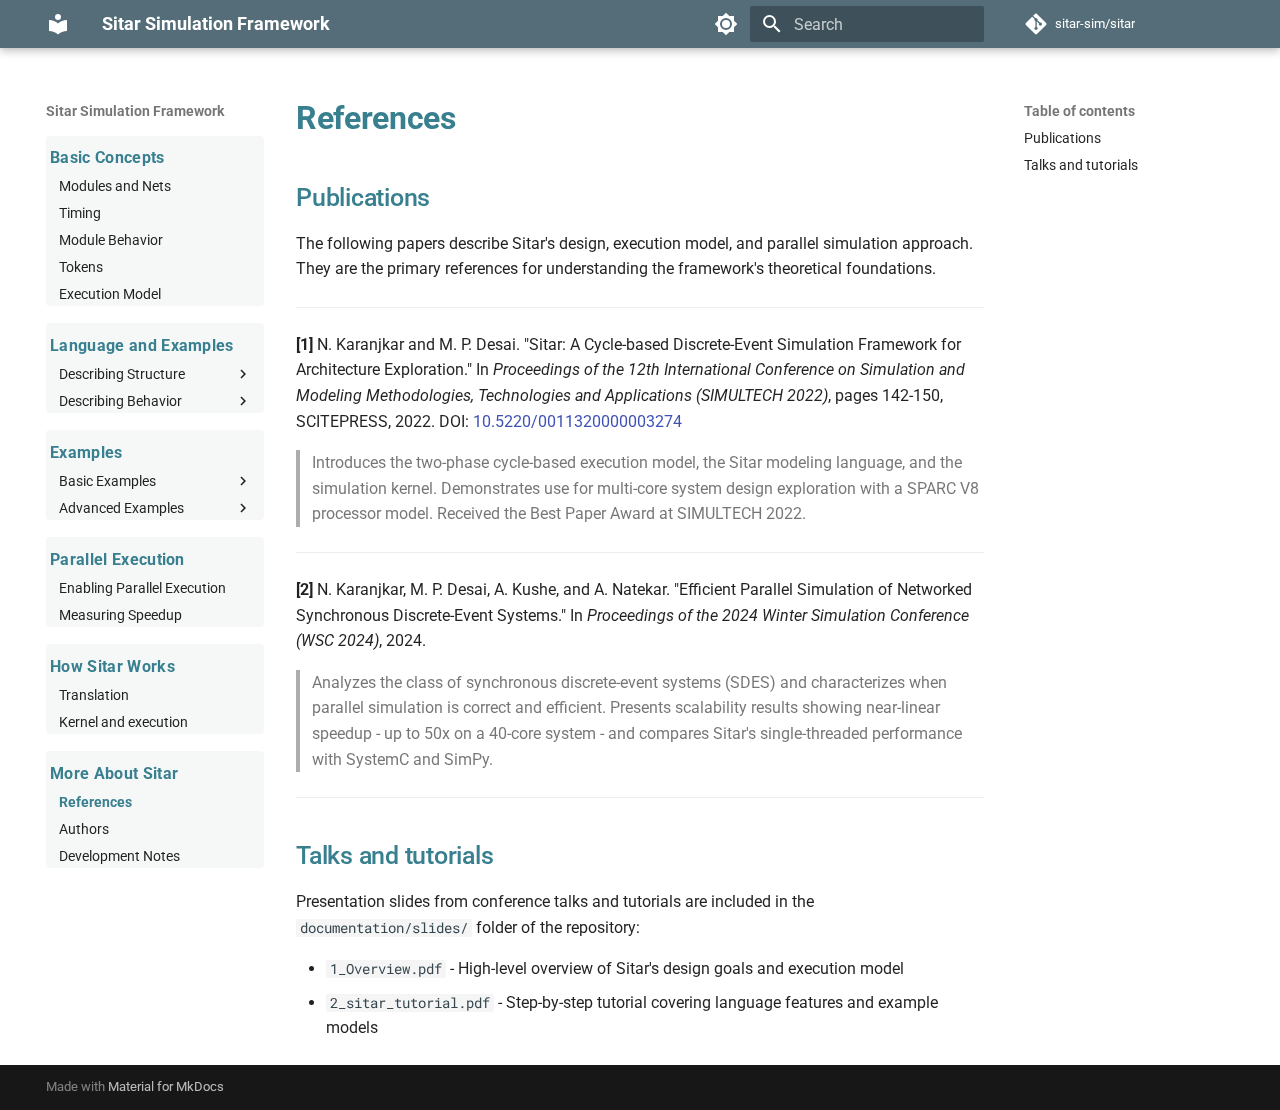
<file: references.html>
<!doctype html>
<html lang="en" class="no-js">
  <head>
    
      <meta charset="utf-8">
      <meta name="viewport" content="width=device-width,initial-scale=1">
      
        <meta name="description" content="A cycle-based discrete-event modeling framework">
      
      
        <meta name="author" content="Neha Karanjkar">
      
      
      
        <link rel="prev" href="how_sitar_works/kernel.html">
      
      
        <link rel="next" href="authors.html">
      
      
        
      
      
      <link rel="icon" href="assets/images/favicon.png">
      <meta name="generator" content="mkdocs-1.6.1, mkdocs-material-9.7.1">
    
    
      
        <title>References - Sitar Simulation Framework</title>
      
    
    
      <link rel="stylesheet" href="assets/stylesheets/main.484c7ddc.min.css">
      
        
        <link rel="stylesheet" href="assets/stylesheets/palette.ab4e12ef.min.css">
      
      


    
    
      
    
    
      
        
        
        <link rel="preconnect" href="https://fonts.gstatic.com" crossorigin>
        <link rel="stylesheet" href="https://fonts.googleapis.com/css?family=Roboto:300,300i,400,400i,700,700i%7CRoboto+Mono:400,400i,700,700i&display=fallback">
        <style>:root{--md-text-font:"Roboto";--md-code-font:"Roboto Mono"}</style>
      
    
    
      <link rel="stylesheet" href="stylesheets/extra.css">
    
    <script>__md_scope=new URL(".",location),__md_hash=e=>[...e].reduce(((e,_)=>(e<<5)-e+_.charCodeAt(0)),0),__md_get=(e,_=localStorage,t=__md_scope)=>JSON.parse(_.getItem(t.pathname+"."+e)),__md_set=(e,_,t=localStorage,a=__md_scope)=>{try{t.setItem(a.pathname+"."+e,JSON.stringify(_))}catch(e){}}</script>
    
      

    
    
  </head>
  
  
    
    
      
    
    
    
    
    <body dir="ltr" data-md-color-scheme="colorful" data-md-color-primary="blue-grey" data-md-color-accent="indigo">
  
    
    <input class="md-toggle" data-md-toggle="drawer" type="checkbox" id="__drawer" autocomplete="off">
    <input class="md-toggle" data-md-toggle="search" type="checkbox" id="__search" autocomplete="off">
    <label class="md-overlay" for="__drawer"></label>
    <div data-md-component="skip">
      
        
        <a href="#references" class="md-skip">
          Skip to content
        </a>
      
    </div>
    <div data-md-component="announce">
      
    </div>
    
    
      

  

<header class="md-header md-header--shadow" data-md-component="header">
  <nav class="md-header__inner md-grid" aria-label="Header">
    <a href="." title="Sitar Simulation Framework" class="md-header__button md-logo" aria-label="Sitar Simulation Framework" data-md-component="logo">
      
  
  <svg xmlns="http://www.w3.org/2000/svg" viewBox="0 0 24 24"><path d="M12 8a3 3 0 0 0 3-3 3 3 0 0 0-3-3 3 3 0 0 0-3 3 3 3 0 0 0 3 3m0 3.54C9.64 9.35 6.5 8 3 8v11c3.5 0 6.64 1.35 9 3.54 2.36-2.19 5.5-3.54 9-3.54V8c-3.5 0-6.64 1.35-9 3.54"/></svg>

    </a>
    <label class="md-header__button md-icon" for="__drawer">
      
      <svg xmlns="http://www.w3.org/2000/svg" viewBox="0 0 24 24"><path d="M3 6h18v2H3zm0 5h18v2H3zm0 5h18v2H3z"/></svg>
    </label>
    <div class="md-header__title" data-md-component="header-title">
      <div class="md-header__ellipsis">
        <div class="md-header__topic">
          <span class="md-ellipsis">
            Sitar Simulation Framework
          </span>
        </div>
        <div class="md-header__topic" data-md-component="header-topic">
          <span class="md-ellipsis">
            
              References
            
          </span>
        </div>
      </div>
    </div>
    
      
        <form class="md-header__option" data-md-component="palette">
  
    
    
    
    <input class="md-option" data-md-color-media="" data-md-color-scheme="colorful" data-md-color-primary="blue-grey" data-md-color-accent="indigo"  aria-label="Switch to dark mode"  type="radio" name="__palette" id="__palette_0">
    
      <label class="md-header__button md-icon" title="Switch to dark mode" for="__palette_1" hidden>
        <svg xmlns="http://www.w3.org/2000/svg" viewBox="0 0 24 24"><path d="M12 8a4 4 0 0 0-4 4 4 4 0 0 0 4 4 4 4 0 0 0 4-4 4 4 0 0 0-4-4m0 10a6 6 0 0 1-6-6 6 6 0 0 1 6-6 6 6 0 0 1 6 6 6 6 0 0 1-6 6m8-9.31V4h-4.69L12 .69 8.69 4H4v4.69L.69 12 4 15.31V20h4.69L12 23.31 15.31 20H20v-4.69L23.31 12z"/></svg>
      </label>
    
  
    
    
    
    <input class="md-option" data-md-color-media="" data-md-color-scheme="slate" data-md-color-primary="blue-grey" data-md-color-accent="indigo"  aria-label="Switch to light mode"  type="radio" name="__palette" id="__palette_1">
    
      <label class="md-header__button md-icon" title="Switch to light mode" for="__palette_0" hidden>
        <svg xmlns="http://www.w3.org/2000/svg" viewBox="0 0 24 24"><path d="M12 18c-.89 0-1.74-.2-2.5-.55C11.56 16.5 13 14.42 13 12s-1.44-4.5-3.5-5.45C10.26 6.2 11.11 6 12 6a6 6 0 0 1 6 6 6 6 0 0 1-6 6m8-9.31V4h-4.69L12 .69 8.69 4H4v4.69L.69 12 4 15.31V20h4.69L12 23.31 15.31 20H20v-4.69L23.31 12z"/></svg>
      </label>
    
  
</form>
      
    
    
      <script>var palette=__md_get("__palette");if(palette&&palette.color){if("(prefers-color-scheme)"===palette.color.media){var media=matchMedia("(prefers-color-scheme: light)"),input=document.querySelector(media.matches?"[data-md-color-media='(prefers-color-scheme: light)']":"[data-md-color-media='(prefers-color-scheme: dark)']");palette.color.media=input.getAttribute("data-md-color-media"),palette.color.scheme=input.getAttribute("data-md-color-scheme"),palette.color.primary=input.getAttribute("data-md-color-primary"),palette.color.accent=input.getAttribute("data-md-color-accent")}for(var[key,value]of Object.entries(palette.color))document.body.setAttribute("data-md-color-"+key,value)}</script>
    
    
    
      
      
        <label class="md-header__button md-icon" for="__search">
          
          <svg xmlns="http://www.w3.org/2000/svg" viewBox="0 0 24 24"><path d="M9.5 3A6.5 6.5 0 0 1 16 9.5c0 1.61-.59 3.09-1.56 4.23l.27.27h.79l5 5-1.5 1.5-5-5v-.79l-.27-.27A6.52 6.52 0 0 1 9.5 16 6.5 6.5 0 0 1 3 9.5 6.5 6.5 0 0 1 9.5 3m0 2C7 5 5 7 5 9.5S7 14 9.5 14 14 12 14 9.5 12 5 9.5 5"/></svg>
        </label>
        <div class="md-search" data-md-component="search" role="dialog">
  <label class="md-search__overlay" for="__search"></label>
  <div class="md-search__inner" role="search">
    <form class="md-search__form" name="search">
      <input type="text" class="md-search__input" name="query" aria-label="Search" placeholder="Search" autocapitalize="off" autocorrect="off" autocomplete="off" spellcheck="false" data-md-component="search-query" required>
      <label class="md-search__icon md-icon" for="__search">
        
        <svg xmlns="http://www.w3.org/2000/svg" viewBox="0 0 24 24"><path d="M9.5 3A6.5 6.5 0 0 1 16 9.5c0 1.61-.59 3.09-1.56 4.23l.27.27h.79l5 5-1.5 1.5-5-5v-.79l-.27-.27A6.52 6.52 0 0 1 9.5 16 6.5 6.5 0 0 1 3 9.5 6.5 6.5 0 0 1 9.5 3m0 2C7 5 5 7 5 9.5S7 14 9.5 14 14 12 14 9.5 12 5 9.5 5"/></svg>
        
        <svg xmlns="http://www.w3.org/2000/svg" viewBox="0 0 24 24"><path d="M20 11v2H8l5.5 5.5-1.42 1.42L4.16 12l7.92-7.92L13.5 5.5 8 11z"/></svg>
      </label>
      <nav class="md-search__options" aria-label="Search">
        
        <button type="reset" class="md-search__icon md-icon" title="Clear" aria-label="Clear" tabindex="-1">
          
          <svg xmlns="http://www.w3.org/2000/svg" viewBox="0 0 24 24"><path d="M19 6.41 17.59 5 12 10.59 6.41 5 5 6.41 10.59 12 5 17.59 6.41 19 12 13.41 17.59 19 19 17.59 13.41 12z"/></svg>
        </button>
      </nav>
      
        <div class="md-search__suggest" data-md-component="search-suggest"></div>
      
    </form>
    <div class="md-search__output">
      <div class="md-search__scrollwrap" tabindex="0" data-md-scrollfix>
        <div class="md-search-result" data-md-component="search-result">
          <div class="md-search-result__meta">
            Initializing search
          </div>
          <ol class="md-search-result__list" role="presentation"></ol>
        </div>
      </div>
    </div>
  </div>
</div>
      
    
    
      <div class="md-header__source">
        <a href="https://github.com/sitar-sim/sitar" title="Go to repository" class="md-source" data-md-component="source">
  <div class="md-source__icon md-icon">
    
    <svg xmlns="http://www.w3.org/2000/svg" viewBox="0 0 448 512"><!--! Font Awesome Free 7.1.0 by @fontawesome - https://fontawesome.com License - https://fontawesome.com/license/free (Icons: CC BY 4.0, Fonts: SIL OFL 1.1, Code: MIT License) Copyright 2025 Fonticons, Inc.--><path d="M439.6 236.1 244 40.5c-5.4-5.5-12.8-8.5-20.4-8.5s-15 3-20.4 8.4L162.5 81l51.5 51.5c27.1-9.1 52.7 16.8 43.4 43.7l49.7 49.7c34.2-11.8 61.2 31 35.5 56.7-26.5 26.5-70.2-2.9-56-37.3L240.3 199v121.9c25.3 12.5 22.3 41.8 9.1 55-6.4 6.4-15.2 10.1-24.3 10.1s-17.8-3.6-24.3-10.1c-17.6-17.6-11.1-46.9 11.2-56v-123c-20.8-8.5-24.6-30.7-18.6-45L142.6 101 8.5 235.1C3 240.6 0 247.9 0 255.5s3 15 8.5 20.4l195.6 195.7c5.4 5.4 12.7 8.4 20.4 8.4s15-3 20.4-8.4l194.7-194.7c5.4-5.4 8.4-12.8 8.4-20.4s-3-15-8.4-20.4"/></svg>
  </div>
  <div class="md-source__repository">
    sitar-sim/sitar
  </div>
</a>
      </div>
    
  </nav>
  
</header>
    
    <div class="md-container" data-md-component="container">
      
      
        
          
        
      
      <main class="md-main" data-md-component="main">
        <div class="md-main__inner md-grid">
          
            
              
              <div class="md-sidebar md-sidebar--primary" data-md-component="sidebar" data-md-type="navigation" >
                <div class="md-sidebar__scrollwrap">
                  <div class="md-sidebar__inner">
                    



<nav class="md-nav md-nav--primary" aria-label="Navigation" data-md-level="0">
  <label class="md-nav__title" for="__drawer">
    <a href="." title="Sitar Simulation Framework" class="md-nav__button md-logo" aria-label="Sitar Simulation Framework" data-md-component="logo">
      
  
  <svg xmlns="http://www.w3.org/2000/svg" viewBox="0 0 24 24"><path d="M12 8a3 3 0 0 0 3-3 3 3 0 0 0-3-3 3 3 0 0 0-3 3 3 3 0 0 0 3 3m0 3.54C9.64 9.35 6.5 8 3 8v11c3.5 0 6.64 1.35 9 3.54 2.36-2.19 5.5-3.54 9-3.54V8c-3.5 0-6.64 1.35-9 3.54"/></svg>

    </a>
    Sitar Simulation Framework
  </label>
  
    <div class="md-nav__source">
      <a href="https://github.com/sitar-sim/sitar" title="Go to repository" class="md-source" data-md-component="source">
  <div class="md-source__icon md-icon">
    
    <svg xmlns="http://www.w3.org/2000/svg" viewBox="0 0 448 512"><!--! Font Awesome Free 7.1.0 by @fontawesome - https://fontawesome.com License - https://fontawesome.com/license/free (Icons: CC BY 4.0, Fonts: SIL OFL 1.1, Code: MIT License) Copyright 2025 Fonticons, Inc.--><path d="M439.6 236.1 244 40.5c-5.4-5.5-12.8-8.5-20.4-8.5s-15 3-20.4 8.4L162.5 81l51.5 51.5c27.1-9.1 52.7 16.8 43.4 43.7l49.7 49.7c34.2-11.8 61.2 31 35.5 56.7-26.5 26.5-70.2-2.9-56-37.3L240.3 199v121.9c25.3 12.5 22.3 41.8 9.1 55-6.4 6.4-15.2 10.1-24.3 10.1s-17.8-3.6-24.3-10.1c-17.6-17.6-11.1-46.9 11.2-56v-123c-20.8-8.5-24.6-30.7-18.6-45L142.6 101 8.5 235.1C3 240.6 0 247.9 0 255.5s3 15 8.5 20.4l195.6 195.7c5.4 5.4 12.7 8.4 20.4 8.4s15-3 20.4-8.4l194.7-194.7c5.4-5.4 8.4-12.8 8.4-20.4s-3-15-8.4-20.4"/></svg>
  </div>
  <div class="md-source__repository">
    sitar-sim/sitar
  </div>
</a>
    </div>
  
  <ul class="md-nav__list" data-md-scrollfix>
    
      
      
  
  
  
  
    
    
    
    
      
        
        
      
    
    
    <li class="md-nav__item md-nav__item--section md-nav__item--nested">
      
        
        
        <input class="md-nav__toggle md-toggle " type="checkbox" id="__nav_1" >
        
          
          <label class="md-nav__link" for="__nav_1" id="__nav_1_label" tabindex="">
            
  
  
  <span class="md-ellipsis">
    
  
    Introduction
  

    
  </span>
  
  

            <span class="md-nav__icon md-icon"></span>
          </label>
        
        <nav class="md-nav" data-md-level="1" aria-labelledby="__nav_1_label" aria-expanded="false">
          <label class="md-nav__title" for="__nav_1">
            <span class="md-nav__icon md-icon"></span>
            
  
    Introduction
  

          </label>
          <ul class="md-nav__list" data-md-scrollfix>
            
              
                
  
  
  
  
    <li class="md-nav__item">
      <a href="index.html" class="md-nav__link">
        
  
  
  <span class="md-ellipsis">
    
  
    What is Sitar
  

    
  </span>
  
  

      </a>
    </li>
  

              
            
              
                
  
  
  
  
    <li class="md-nav__item">
      <a href="getting_started.html" class="md-nav__link">
        
  
  
  <span class="md-ellipsis">
    
  
    Getting Started
  

    
  </span>
  
  

      </a>
    </li>
  

              
            
          </ul>
        </nav>
      
    </li>
  

    
      
      
  
  
  
  
    
    
    
    
      
        
        
      
    
    
    <li class="md-nav__item md-nav__item--section md-nav__item--nested">
      
        
        
        <input class="md-nav__toggle md-toggle " type="checkbox" id="__nav_2" >
        
          
          <label class="md-nav__link" for="__nav_2" id="__nav_2_label" tabindex="">
            
  
  
  <span class="md-ellipsis">
    
  
    Basic Concepts
  

    
  </span>
  
  

            <span class="md-nav__icon md-icon"></span>
          </label>
        
        <nav class="md-nav" data-md-level="1" aria-labelledby="__nav_2_label" aria-expanded="false">
          <label class="md-nav__title" for="__nav_2">
            <span class="md-nav__icon md-icon"></span>
            
  
    Basic Concepts
  

          </label>
          <ul class="md-nav__list" data-md-scrollfix>
            
              
                
  
  
  
  
    <li class="md-nav__item">
      <a href="2_basic_concepts/components_modules_nets.html" class="md-nav__link">
        
  
  
  <span class="md-ellipsis">
    
  
    Modules and Nets
  

    
  </span>
  
  

      </a>
    </li>
  

              
            
              
                
  
  
  
  
    <li class="md-nav__item">
      <a href="2_basic_concepts/timing_and_execution_model.html" class="md-nav__link">
        
  
  
  <span class="md-ellipsis">
    
  
    Timing
  

    
  </span>
  
  

      </a>
    </li>
  

              
            
              
                
  
  
  
  
    <li class="md-nav__item">
      <a href="2_basic_concepts/module_behavior.html" class="md-nav__link">
        
  
  
  <span class="md-ellipsis">
    
  
    Module Behavior
  

    
  </span>
  
  

      </a>
    </li>
  

              
            
              
                
  
  
  
  
    <li class="md-nav__item">
      <a href="2_basic_concepts/io_and_tokens.html" class="md-nav__link">
        
  
  
  <span class="md-ellipsis">
    
  
    Tokens
  

    
  </span>
  
  

      </a>
    </li>
  

              
            
              
                
  
  
  
  
    <li class="md-nav__item">
      <a href="2_basic_concepts/execution_model.html" class="md-nav__link">
        
  
  
  <span class="md-ellipsis">
    
  
    Execution Model
  

    
  </span>
  
  

      </a>
    </li>
  

              
            
          </ul>
        </nav>
      
    </li>
  

    
      
      
  
  
  
  
    
    
    
    
      
        
        
      
    
    
    <li class="md-nav__item md-nav__item--section md-nav__item--nested">
      
        
        
        <input class="md-nav__toggle md-toggle " type="checkbox" id="__nav_3" >
        
          
          <label class="md-nav__link" for="__nav_3" id="__nav_3_label" tabindex="">
            
  
  
  <span class="md-ellipsis">
    
  
    Language and Examples
  

    
  </span>
  
  

            <span class="md-nav__icon md-icon"></span>
          </label>
        
        <nav class="md-nav" data-md-level="1" aria-labelledby="__nav_3_label" aria-expanded="false">
          <label class="md-nav__title" for="__nav_3">
            <span class="md-nav__icon md-icon"></span>
            
  
    Language and Examples
  

          </label>
          <ul class="md-nav__list" data-md-scrollfix>
            
              
                
  
  
  
  
    
    
    
    
      
    
    
    <li class="md-nav__item md-nav__item--nested">
      
        
        
        <input class="md-nav__toggle md-toggle " type="checkbox" id="__nav_3_1" >
        
          
          <label class="md-nav__link" for="__nav_3_1" id="__nav_3_1_label" tabindex="0">
            
  
  
  <span class="md-ellipsis">
    
  
    Describing Structure
  

    
  </span>
  
  

            <span class="md-nav__icon md-icon"></span>
          </label>
        
        <nav class="md-nav" data-md-level="2" aria-labelledby="__nav_3_1_label" aria-expanded="false">
          <label class="md-nav__title" for="__nav_3_1">
            <span class="md-nav__icon md-icon"></span>
            
  
    Describing Structure
  

          </label>
          <ul class="md-nav__list" data-md-scrollfix>
            
              
                
  
  
  
  
    <li class="md-nav__item">
      <a href="3_language_and_examples/modules_and_hierarchy.html" class="md-nav__link">
        
  
  
  <span class="md-ellipsis">
    
  
    Modules and hierarchy
  

    
  </span>
  
  

      </a>
    </li>
  

              
            
              
                
  
  
  
  
    <li class="md-nav__item">
      <a href="3_language_and_examples/nets_and_ports.html" class="md-nav__link">
        
  
  
  <span class="md-ellipsis">
    
  
    Nets, ports, and connections
  

    
  </span>
  
  

      </a>
    </li>
  

              
            
              
                
  
  
  
  
    <li class="md-nav__item">
      <a href="3_language_and_examples/parameters_and_templates.html" class="md-nav__link">
        
  
  
  <span class="md-ellipsis">
    
  
    Parameters and templates
  

    
  </span>
  
  

      </a>
    </li>
  

              
            
              
                
  
  
  
  
    <li class="md-nav__item">
      <a href="3_language_and_examples/regular_structures.html" class="md-nav__link">
        
  
  
  <span class="md-ellipsis">
    
  
    Regular structures
  

    
  </span>
  
  

      </a>
    </li>
  

              
            
          </ul>
        </nav>
      
    </li>
  

              
            
              
                
  
  
  
  
    
    
    
    
      
    
    
    <li class="md-nav__item md-nav__item--nested">
      
        
        
        <input class="md-nav__toggle md-toggle " type="checkbox" id="__nav_3_2" >
        
          
          <label class="md-nav__link" for="__nav_3_2" id="__nav_3_2_label" tabindex="0">
            
  
  
  <span class="md-ellipsis">
    
  
    Describing Behavior
  

    
  </span>
  
  

            <span class="md-nav__icon md-icon"></span>
          </label>
        
        <nav class="md-nav" data-md-level="2" aria-labelledby="__nav_3_2_label" aria-expanded="false">
          <label class="md-nav__title" for="__nav_3_2">
            <span class="md-nav__icon md-icon"></span>
            
  
    Describing Behavior
  

          </label>
          <ul class="md-nav__list" data-md-scrollfix>
            
              
                
  
  
  
  
    <li class="md-nav__item">
      <a href="3_language_and_examples/sequence.html" class="md-nav__link">
        
  
  
  <span class="md-ellipsis">
    
  
    Sequences and statements
  

    
  </span>
  
  

      </a>
    </li>
  

              
            
              
                
  
  
  
  
    <li class="md-nav__item">
      <a href="3_language_and_examples/code_blocks.html" class="md-nav__link">
        
  
  
  <span class="md-ellipsis">
    
  
    Code blocks
  

    
  </span>
  
  

      </a>
    </li>
  

              
            
              
                
  
  
  
  
    <li class="md-nav__item">
      <a href="3_language_and_examples/wait.html" class="md-nav__link">
        
  
  
  <span class="md-ellipsis">
    
  
    Wait
  

    
  </span>
  
  

      </a>
    </li>
  

              
            
              
                
  
  
  
  
    <li class="md-nav__item">
      <a href="3_language_and_examples/logging.html" class="md-nav__link">
        
  
  
  <span class="md-ellipsis">
    
  
    Logging
  

    
  </span>
  
  

      </a>
    </li>
  

              
            
              
                
  
  
  
  
    <li class="md-nav__item">
      <a href="3_language_and_examples/if_else.html" class="md-nav__link">
        
  
  
  <span class="md-ellipsis">
    
  
    If-else
  

    
  </span>
  
  

      </a>
    </li>
  

              
            
              
                
  
  
  
  
    <li class="md-nav__item">
      <a href="3_language_and_examples/do_while.html" class="md-nav__link">
        
  
  
  <span class="md-ellipsis">
    
  
    Do-while
  

    
  </span>
  
  

      </a>
    </li>
  

              
            
              
                
  
  
  
  
    <li class="md-nav__item">
      <a href="3_language_and_examples/parallel.html" class="md-nav__link">
        
  
  
  <span class="md-ellipsis">
    
  
    Parallel blocks
  

    
  </span>
  
  

      </a>
    </li>
  

              
            
              
                
  
  
  
  
    <li class="md-nav__item">
      <a href="3_language_and_examples/procedures.html" class="md-nav__link">
        
  
  
  <span class="md-ellipsis">
    
  
    Procedures
  

    
  </span>
  
  

      </a>
    </li>
  

              
            
              
                
  
  
  
  
    <li class="md-nav__item">
      <a href="3_language_and_examples/io_procedures.html" class="md-nav__link">
        
  
  
  <span class="md-ellipsis">
    
  
    Procedures for I/O
  

    
  </span>
  
  

      </a>
    </li>
  

              
            
          </ul>
        </nav>
      
    </li>
  

              
            
          </ul>
        </nav>
      
    </li>
  

    
      
      
  
  
  
  
    
    
    
    
      
        
        
      
    
    
    <li class="md-nav__item md-nav__item--section md-nav__item--nested">
      
        
        
        <input class="md-nav__toggle md-toggle " type="checkbox" id="__nav_4" >
        
          
          <label class="md-nav__link" for="__nav_4" id="__nav_4_label" tabindex="">
            
  
  
  <span class="md-ellipsis">
    
  
    Examples
  

    
  </span>
  
  

            <span class="md-nav__icon md-icon"></span>
          </label>
        
        <nav class="md-nav" data-md-level="1" aria-labelledby="__nav_4_label" aria-expanded="false">
          <label class="md-nav__title" for="__nav_4">
            <span class="md-nav__icon md-icon"></span>
            
  
    Examples
  

          </label>
          <ul class="md-nav__list" data-md-scrollfix>
            
              
                
  
  
  
  
    
    
    
    
      
    
    
    <li class="md-nav__item md-nav__item--nested">
      
        
        
        <input class="md-nav__toggle md-toggle " type="checkbox" id="__nav_4_1" >
        
          
          <label class="md-nav__link" for="__nav_4_1" id="__nav_4_1_label" tabindex="0">
            
  
  
  <span class="md-ellipsis">
    
  
    Basic Examples
  

    
  </span>
  
  

            <span class="md-nav__icon md-icon"></span>
          </label>
        
        <nav class="md-nav" data-md-level="2" aria-labelledby="__nav_4_1_label" aria-expanded="false">
          <label class="md-nav__title" for="__nav_4_1">
            <span class="md-nav__icon md-icon"></span>
            
  
    Basic Examples
  

          </label>
          <ul class="md-nav__list" data-md-scrollfix>
            
              
                
  
  
  
  
    <li class="md-nav__item">
      <a href="4_examples/basic_examples/shift_register.html" class="md-nav__link">
        
  
  
  <span class="md-ellipsis">
    
  
    Shift Register
  

    
  </span>
  
  

      </a>
    </li>
  

              
            
              
                
  
  
  
  
    <li class="md-nav__item">
      <a href="4_examples/basic_examples/state_machine.html" class="md-nav__link">
        
  
  
  <span class="md-ellipsis">
    
  
    State Machine
  

    
  </span>
  
  

      </a>
    </li>
  

              
            
              
                
  
  
  
  
    <li class="md-nav__item">
      <a href="4_examples/basic_examples/producer_consumer.html" class="md-nav__link">
        
  
  
  <span class="md-ellipsis">
    
  
    Producer Consumer
  

    
  </span>
  
  

      </a>
    </li>
  

              
            
              
                
  
  
  
  
    <li class="md-nav__item">
      <a href="4_examples/basic_examples/router.html" class="md-nav__link">
        
  
  
  <span class="md-ellipsis">
    
  
    Router
  

    
  </span>
  
  

      </a>
    </li>
  

              
            
          </ul>
        </nav>
      
    </li>
  

              
            
              
                
  
  
  
  
    
    
    
    
      
    
    
    <li class="md-nav__item md-nav__item--nested">
      
        
        
        <input class="md-nav__toggle md-toggle " type="checkbox" id="__nav_4_2" >
        
          
          <label class="md-nav__link" for="__nav_4_2" id="__nav_4_2_label" tabindex="0">
            
  
  
  <span class="md-ellipsis">
    
  
    Advanced Examples
  

    
  </span>
  
  

            <span class="md-nav__icon md-icon"></span>
          </label>
        
        <nav class="md-nav" data-md-level="2" aria-labelledby="__nav_4_2_label" aria-expanded="false">
          <label class="md-nav__title" for="__nav_4_2">
            <span class="md-nav__icon md-icon"></span>
            
  
    Advanced Examples
  

          </label>
          <ul class="md-nav__list" data-md-scrollfix>
            
              
                
  
  
  
  
    <li class="md-nav__item">
      <a href="4_examples/advanced_examples/processor_model.html" class="md-nav__link">
        
  
  
  <span class="md-ellipsis">
    
  
    Processor and Memory
  

    
  </span>
  
  

      </a>
    </li>
  

              
            
              
                
  
  
  
  
    <li class="md-nav__item">
      <a href="4_examples/advanced_examples/pipelined_processor.html" class="md-nav__link">
        
  
  
  <span class="md-ellipsis">
    
  
    Pipelined Processor
  

    
  </span>
  
  

      </a>
    </li>
  

              
            
              
                
  
  
  
  
    <li class="md-nav__item">
      <a href="4_examples/advanced_examples/mesh.html" class="md-nav__link">
        
  
  
  <span class="md-ellipsis">
    
  
    Mesh
  

    
  </span>
  
  

      </a>
    </li>
  

              
            
          </ul>
        </nav>
      
    </li>
  

              
            
          </ul>
        </nav>
      
    </li>
  

    
      
      
  
  
  
  
    
    
    
    
      
        
        
      
    
    
    <li class="md-nav__item md-nav__item--section md-nav__item--nested">
      
        
        
        <input class="md-nav__toggle md-toggle " type="checkbox" id="__nav_5" >
        
          
          <label class="md-nav__link" for="__nav_5" id="__nav_5_label" tabindex="">
            
  
  
  <span class="md-ellipsis">
    
  
    Parallel Execution
  

    
  </span>
  
  

            <span class="md-nav__icon md-icon"></span>
          </label>
        
        <nav class="md-nav" data-md-level="1" aria-labelledby="__nav_5_label" aria-expanded="false">
          <label class="md-nav__title" for="__nav_5">
            <span class="md-nav__icon md-icon"></span>
            
  
    Parallel Execution
  

          </label>
          <ul class="md-nav__list" data-md-scrollfix>
            
              
                
  
  
  
  
    <li class="md-nav__item">
      <a href="5_parallel_execution/parallel_execution.html" class="md-nav__link">
        
  
  
  <span class="md-ellipsis">
    
  
    Enabling Parallel Execution
  

    
  </span>
  
  

      </a>
    </li>
  

              
            
              
                
  
  
  
  
    <li class="md-nav__item">
      <a href="5_parallel_execution/speedups.html" class="md-nav__link">
        
  
  
  <span class="md-ellipsis">
    
  
    Measuring Speedup
  

    
  </span>
  
  

      </a>
    </li>
  

              
            
          </ul>
        </nav>
      
    </li>
  

    
      
      
  
  
  
  
    
    
    
    
      
        
        
      
    
    
    <li class="md-nav__item md-nav__item--section md-nav__item--nested">
      
        
        
        <input class="md-nav__toggle md-toggle " type="checkbox" id="__nav_6" >
        
          
          <label class="md-nav__link" for="__nav_6" id="__nav_6_label" tabindex="">
            
  
  
  <span class="md-ellipsis">
    
  
    How Sitar Works
  

    
  </span>
  
  

            <span class="md-nav__icon md-icon"></span>
          </label>
        
        <nav class="md-nav" data-md-level="1" aria-labelledby="__nav_6_label" aria-expanded="false">
          <label class="md-nav__title" for="__nav_6">
            <span class="md-nav__icon md-icon"></span>
            
  
    How Sitar Works
  

          </label>
          <ul class="md-nav__list" data-md-scrollfix>
            
              
                
  
  
  
  
    <li class="md-nav__item">
      <a href="how_sitar_works/translation.html" class="md-nav__link">
        
  
  
  <span class="md-ellipsis">
    
  
    Translation
  

    
  </span>
  
  

      </a>
    </li>
  

              
            
              
                
  
  
  
  
    <li class="md-nav__item">
      <a href="how_sitar_works/kernel.html" class="md-nav__link">
        
  
  
  <span class="md-ellipsis">
    
  
    Kernel and execution
  

    
  </span>
  
  

      </a>
    </li>
  

              
            
          </ul>
        </nav>
      
    </li>
  

    
      
      
  
  
    
  
  
  
    
    
    
    
      
        
        
      
    
    
    <li class="md-nav__item md-nav__item--active md-nav__item--section md-nav__item--nested">
      
        
        
        <input class="md-nav__toggle md-toggle " type="checkbox" id="__nav_7" checked>
        
          
          <label class="md-nav__link" for="__nav_7" id="__nav_7_label" tabindex="">
            
  
  
  <span class="md-ellipsis">
    
  
    More About Sitar
  

    
  </span>
  
  

            <span class="md-nav__icon md-icon"></span>
          </label>
        
        <nav class="md-nav" data-md-level="1" aria-labelledby="__nav_7_label" aria-expanded="true">
          <label class="md-nav__title" for="__nav_7">
            <span class="md-nav__icon md-icon"></span>
            
  
    More About Sitar
  

          </label>
          <ul class="md-nav__list" data-md-scrollfix>
            
              
                
  
  
    
  
  
  
    <li class="md-nav__item md-nav__item--active">
      
      <input class="md-nav__toggle md-toggle" type="checkbox" id="__toc">
      
      
        
      
      
        <label class="md-nav__link md-nav__link--active" for="__toc">
          
  
  
  <span class="md-ellipsis">
    
  
    References
  

    
  </span>
  
  

          <span class="md-nav__icon md-icon"></span>
        </label>
      
      <a href="references.html" class="md-nav__link md-nav__link--active">
        
  
  
  <span class="md-ellipsis">
    
  
    References
  

    
  </span>
  
  

      </a>
      
        

<nav class="md-nav md-nav--secondary" aria-label="Table of contents">
  
  
  
    
  
  
    <label class="md-nav__title" for="__toc">
      <span class="md-nav__icon md-icon"></span>
      Table of contents
    </label>
    <ul class="md-nav__list" data-md-component="toc" data-md-scrollfix>
      
        <li class="md-nav__item">
  <a href="#publications" class="md-nav__link">
    <span class="md-ellipsis">
      
        Publications
      
    </span>
  </a>
  
</li>
      
        <li class="md-nav__item">
  <a href="#talks-and-tutorials" class="md-nav__link">
    <span class="md-ellipsis">
      
        Talks and tutorials
      
    </span>
  </a>
  
</li>
      
    </ul>
  
</nav>
      
    </li>
  

              
            
              
                
  
  
  
  
    <li class="md-nav__item">
      <a href="authors.html" class="md-nav__link">
        
  
  
  <span class="md-ellipsis">
    
  
    Authors
  

    
  </span>
  
  

      </a>
    </li>
  

              
            
              
                
  
  
  
  
    <li class="md-nav__item">
      <a href="development.html" class="md-nav__link">
        
  
  
  <span class="md-ellipsis">
    
  
    Development Notes
  

    
  </span>
  
  

      </a>
    </li>
  

              
            
          </ul>
        </nav>
      
    </li>
  

    
  </ul>
</nav>
                  </div>
                </div>
              </div>
            
            
              
              <div class="md-sidebar md-sidebar--secondary" data-md-component="sidebar" data-md-type="toc" >
                <div class="md-sidebar__scrollwrap">
                  <div class="md-sidebar__inner">
                    

<nav class="md-nav md-nav--secondary" aria-label="Table of contents">
  
  
  
    
  
  
    <label class="md-nav__title" for="__toc">
      <span class="md-nav__icon md-icon"></span>
      Table of contents
    </label>
    <ul class="md-nav__list" data-md-component="toc" data-md-scrollfix>
      
        <li class="md-nav__item">
  <a href="#publications" class="md-nav__link">
    <span class="md-ellipsis">
      
        Publications
      
    </span>
  </a>
  
</li>
      
        <li class="md-nav__item">
  <a href="#talks-and-tutorials" class="md-nav__link">
    <span class="md-ellipsis">
      
        Talks and tutorials
      
    </span>
  </a>
  
</li>
      
    </ul>
  
</nav>
                  </div>
                </div>
              </div>
            
          
          
            <div class="md-content" data-md-component="content">
              
              <article class="md-content__inner md-typeset">
                
                  


  
  


<h1 id="references">References<a class="headerlink" href="#references" title="Permanent link">&para;</a></h1>
<h2 id="publications">Publications<a class="headerlink" href="#publications" title="Permanent link">&para;</a></h2>
<p>The following papers describe Sitar's design, execution model, and parallel simulation approach. They are the primary references for understanding the framework's theoretical foundations.</p>
<hr />
<p><strong>[1]</strong> N. Karanjkar and M. P. Desai. "Sitar: A Cycle-based Discrete-Event Simulation Framework for Architecture Exploration." In <em>Proceedings of the 12th International Conference on Simulation and Modeling Methodologies, Technologies and Applications (SIMULTECH 2022)</em>, pages 142-150, SCITEPRESS, 2022.
DOI: <a href="https://doi.org/10.5220/0011320000003274">10.5220/0011320000003274</a></p>
<blockquote>
<p>Introduces the two-phase cycle-based execution model, the Sitar modeling language, and the simulation kernel. Demonstrates use for multi-core system design exploration with a SPARC V8 processor model. Received the Best Paper Award at SIMULTECH 2022.</p>
</blockquote>
<hr />
<p><strong>[2]</strong> N. Karanjkar, M. P. Desai, A. Kushe, and A. Natekar. "Efficient Parallel Simulation of Networked Synchronous Discrete-Event Systems." In <em>Proceedings of the 2024 Winter Simulation Conference (WSC 2024)</em>, 2024.</p>
<blockquote>
<p>Analyzes the class of synchronous discrete-event systems (SDES) and characterizes when parallel simulation is correct and efficient. Presents scalability results showing near-linear speedup - up to 50x on a 40-core system - and compares Sitar's single-threaded performance with SystemC and SimPy.</p>
</blockquote>
<hr />
<h2 id="talks-and-tutorials">Talks and tutorials<a class="headerlink" href="#talks-and-tutorials" title="Permanent link">&para;</a></h2>
<p>Presentation slides from conference talks and tutorials are included in the <code>documentation/slides/</code> folder of the repository:</p>
<ul>
<li><code>1_Overview.pdf</code> - High-level overview of Sitar's design goals and execution model</li>
<li><code>2_sitar_tutorial.pdf</code> - Step-by-step tutorial covering language features and example models</li>
</ul>












                
              </article>
            </div>
          
          
<script>var target=document.getElementById(location.hash.slice(1));target&&target.name&&(target.checked=target.name.startsWith("__tabbed_"))</script>
        </div>
        
          <button type="button" class="md-top md-icon" data-md-component="top" hidden>
  
  <svg xmlns="http://www.w3.org/2000/svg" viewBox="0 0 24 24"><path d="M13 20h-2V8l-5.5 5.5-1.42-1.42L12 4.16l7.92 7.92-1.42 1.42L13 8z"/></svg>
  Back to top
</button>
        
      </main>
      
        <footer class="md-footer">
  
  <div class="md-footer-meta md-typeset">
    <div class="md-footer-meta__inner md-grid">
      <div class="md-copyright">
  
  
    Made with
    <a href="https://squidfunk.github.io/mkdocs-material/" target="_blank" rel="noopener">
      Material for MkDocs
    </a>
  
</div>
      
    </div>
  </div>
</footer>
      
    </div>
    <div class="md-dialog" data-md-component="dialog">
      <div class="md-dialog__inner md-typeset"></div>
    </div>
    
    
    
      
      
      <script id="__config" type="application/json">{"annotate": null, "base": ".", "features": ["navigation.sections", "navigation.tracking", "navigation.instant", "navigation.top", "content.code.copy", "search.highlight", "search.suggest"], "search": "assets/javascripts/workers/search.2c215733.min.js", "tags": null, "translations": {"clipboard.copied": "Copied to clipboard", "clipboard.copy": "Copy to clipboard", "search.result.more.one": "1 more on this page", "search.result.more.other": "# more on this page", "search.result.none": "No matching documents", "search.result.one": "1 matching document", "search.result.other": "# matching documents", "search.result.placeholder": "Type to start searching", "search.result.term.missing": "Missing", "select.version": "Select version"}, "version": null}</script>
    
    
      <script src="assets/javascripts/bundle.79ae519e.min.js"></script>
      
    
  </body>
</html>
</file>
<file: stylesheets/extra.css>
/* Vim-like light syntax overrides for Sitar */


/* Make embedded $...$ blocks prominent with a background 
 * for embedded $...$ raw C++ code */
.md-typeset code .g,
.md-typeset pre code .g {
  color: var(--md-code-hl-generic-color);
  opacity: 1;
  font-style: normal;
  background-color: rgba(106, 13, 173, 0.08); /* soft purple tint */
  padding: 0.1em 0.2em;
  border-radius: 3px;
}

:root > * {
  --md-code-hl-comment-color:    #008000; /* green – // comments */
  --md-code-hl-string-color:     #a31515; /* red – string literals */
  --md-code-hl-constant-color:   #0000aa; /* blue – logical constants */
  --md-code-hl-special-color:    #2b91af; /* teal – ports, nets, types */

  --md-code-hl-special-color:    #2b91af; /* teal – ports, nets, types */
  --md-code-hl-operator-color:   #2b91af; /* teal  – operators */
  --md-code-hl-punctuation-color:#008000; /* green – punctuation */

}
/* Embedded $...$ code blocks — light theme */
[data-md-color-scheme="default"] .md-typeset code .g,
[data-md-color-scheme="default"] .md-typeset pre code .g {
  background-color: rgba(106, 13, 173, 0.08);
  padding: 0.1em 0.2em;
  border-radius: 3px;
}

/* Embedded $...$ code blocks — dark theme */
[data-md-color-scheme="slate"] .md-typeset code .g,
[data-md-color-scheme="slate"] .md-typeset pre code .g {
  background-color: rgba(186, 132, 255, 0.18);
  padding: 0.1em 0.2em;
  border-radius: 3px;
}

/* Embedded // comments inside $...$ blocks — purple, no italic, same band bg */
.md-typeset .highlight .cm,
.md-typeset code .cm,
.md-typeset pre code .cm {
  color: #669999;
  font-style: normal;
  background-color: rgba(106, 13, 173, 0.08);
  padding: 0.1em 0.2em;
  border-radius: 3px;
}
[data-md-color-scheme="slate"] .md-typeset .highlight .cm,
[data-md-color-scheme="slate"] .md-typeset code .cm,
[data-md-color-scheme="slate"] .md-typeset pre code .cm {
  background-color: rgba(186, 132, 255, 0.18);
}

/* =========================================================
   Material sidebar: emphasize section headings + grouping
   Copy-paste safe
   ========================================================= */

.md-sidebar--primary
.md-nav__item--section
> .md-nav__link {
  font-weight: 700;
  font-size: 0.78rem;
  color: #387f8f;
  letter-spacing: 0.02em;
}

.md-sidebar--primary
.md-nav__item .md-nav__item {
  margin-left: 0.6em;
}

.md-sidebar--primary
.md-nav__item--section {
  background-color: rgba(29, 67, 87, 0.04);
  padding: 0.2em 0.3em;
  border-radius: 4px;
  margin-top: 0.6em;
}

.md-sidebar--primary
.md-nav__item--active
> .md-nav__link {
  color: #387f8f;
  font-weight: 700;
}

.md-content h1,
.md-content h2,
.md-content h3 {
  font-weight: 500;
  color: #387f8f;
}

/* Optional: make h1 slightly stronger than h2/h3 */
.md-content h1 {
  font-weight: 700;
}

/* =========================================================
   Sitar source download link — appears below each snippet code block
   ========================================================= */

.sitar-dl-link {
  margin-top: -0.6em;     /* tuck it up slightly below the code block */
  margin-bottom: 1em;
  font-size: 0.75rem;
  text-align: right;
  color: var(--md-default-fg-color--light);
}
</file>
<file: assets/stylesheets/main.484c7ddc.min.css>
@charset "UTF-8";html{-webkit-text-size-adjust:none;-moz-text-size-adjust:none;text-size-adjust:none;box-sizing:border-box}*,:after,:before{box-sizing:inherit}@media (prefers-reduced-motion){*,:after,:before{transition:none!important}}body{margin:0}a,button,input,label{-webkit-tap-highlight-color:transparent}a{color:inherit;text-decoration:none}hr{border:0;box-sizing:initial;display:block;height:.05rem;overflow:visible;padding:0}small{font-size:80%}sub,sup{line-height:1em}img{border-style:none}table{border-collapse:initial;border-spacing:0}td,th{font-weight:400;vertical-align:top}button{background:#0000;border:0;font-family:inherit;font-size:inherit;margin:0;padding:0}input{border:0;outline:none}:root{--md-primary-fg-color:#4051b5;--md-primary-fg-color--light:#5d6cc0;--md-primary-fg-color--dark:#303fa1;--md-primary-bg-color:#fff;--md-primary-bg-color--light:#ffffffb3;--md-accent-fg-color:#526cfe;--md-accent-fg-color--transparent:#526cfe1a;--md-accent-bg-color:#fff;--md-accent-bg-color--light:#ffffffb3}[data-md-color-scheme=default]{color-scheme:light}[data-md-color-scheme=default] img[src$="#gh-dark-mode-only"],[data-md-color-scheme=default] img[src$="#only-dark"]{display:none}:root,[data-md-color-scheme=default]{--md-hue:225deg;--md-default-fg-color:#000000de;--md-default-fg-color--light:#0000008a;--md-default-fg-color--lighter:#00000052;--md-default-fg-color--lightest:#00000012;--md-default-bg-color:#fff;--md-default-bg-color--light:#ffffffb3;--md-default-bg-color--lighter:#ffffff4d;--md-default-bg-color--lightest:#ffffff1f;--md-code-fg-color:#36464e;--md-code-bg-color:#f5f5f5;--md-code-bg-color--light:#f5f5f5b3;--md-code-bg-color--lighter:#f5f5f54d;--md-code-hl-color:#4287ff;--md-code-hl-color--light:#4287ff1a;--md-code-hl-number-color:#d52a2a;--md-code-hl-special-color:#db1457;--md-code-hl-function-color:#a846b9;--md-code-hl-constant-color:#6e59d9;--md-code-hl-keyword-color:#3f6ec6;--md-code-hl-string-color:#1c7d4d;--md-code-hl-name-color:var(--md-code-fg-color);--md-code-hl-operator-color:var(--md-default-fg-color--light);--md-code-hl-punctuation-color:var(--md-default-fg-color--light);--md-code-hl-comment-color:var(--md-default-fg-color--light);--md-code-hl-generic-color:var(--md-default-fg-color--light);--md-code-hl-variable-color:var(--md-default-fg-color--light);--md-typeset-color:var(--md-default-fg-color);--md-typeset-a-color:var(--md-primary-fg-color);--md-typeset-del-color:#f5503d26;--md-typeset-ins-color:#0bd57026;--md-typeset-kbd-color:#fafafa;--md-typeset-kbd-accent-color:#fff;--md-typeset-kbd-border-color:#b8b8b8;--md-typeset-mark-color:#ffff0080;--md-typeset-table-color:#0000001f;--md-typeset-table-color--light:rgba(0,0,0,.035);--md-admonition-fg-color:var(--md-default-fg-color);--md-admonition-bg-color:var(--md-default-bg-color);--md-warning-fg-color:#000000de;--md-warning-bg-color:#ff9;--md-footer-fg-color:#fff;--md-footer-fg-color--light:#ffffffb3;--md-footer-fg-color--lighter:#ffffff73;--md-footer-bg-color:#000000de;--md-footer-bg-color--dark:#00000052;--md-shadow-z1:0 0.2rem 0.5rem #0000000d,0 0 0.05rem #0000001a;--md-shadow-z2:0 0.2rem 0.5rem #0000001a,0 0 0.05rem #00000040;--md-shadow-z3:0 0.2rem 0.5rem #0003,0 0 0.05rem #00000059}.md-icon svg{fill:currentcolor;display:block;height:1.2rem;width:1.2rem}body{-webkit-font-smoothing:antialiased;-moz-osx-font-smoothing:grayscale;--md-text-font-family:var(--md-text-font,_),-apple-system,BlinkMacSystemFont,Helvetica,Arial,sans-serif;--md-code-font-family:var(--md-code-font,_),SFMono-Regular,Consolas,Menlo,monospace}aside,body,input{font-feature-settings:"kern","liga";color:var(--md-typeset-color);font-family:var(--md-text-font-family)}code,kbd,pre{font-feature-settings:"kern";font-family:var(--md-code-font-family)}:root{--md-typeset-table-sort-icon:url('data:image/svg+xml;charset=utf-8,<svg xmlns="http://www.w3.org/2000/svg" viewBox="0 0 24 24"><path d="m18 21-4-4h3V7h-3l4-4 4 4h-3v10h3M2 19v-2h10v2M2 13v-2h7v2M2 7V5h4v2z"/></svg>');--md-typeset-table-sort-icon--asc:url('data:image/svg+xml;charset=utf-8,<svg xmlns="http://www.w3.org/2000/svg" viewBox="0 0 24 24"><path d="M19 17h3l-4 4-4-4h3V3h2M2 17h10v2H2M6 5v2H2V5m0 6h7v2H2z"/></svg>');--md-typeset-table-sort-icon--desc:url('data:image/svg+xml;charset=utf-8,<svg xmlns="http://www.w3.org/2000/svg" viewBox="0 0 24 24"><path d="M19 7h3l-4-4-4 4h3v14h2M2 17h10v2H2M6 5v2H2V5m0 6h7v2H2z"/></svg>')}.md-typeset{-webkit-print-color-adjust:exact;color-adjust:exact;font-size:.8rem;line-height:1.6;overflow-wrap:break-word}@media print{.md-typeset{font-size:.68rem}}.md-typeset blockquote,.md-typeset dl,.md-typeset figure,.md-typeset ol,.md-typeset pre,.md-typeset ul{margin-bottom:1em;margin-top:1em}.md-typeset h1{color:var(--md-default-fg-color--light);font-size:2em;line-height:1.3;margin:0 0 1.25em}.md-typeset h1,.md-typeset h2{font-weight:300;letter-spacing:-.01em}.md-typeset h2{font-size:1.5625em;line-height:1.4;margin:1.6em 0 .64em}.md-typeset h3{font-size:1.25em;font-weight:400;letter-spacing:-.01em;line-height:1.5;margin:1.6em 0 .8em}.md-typeset h2+h3{margin-top:.8em}.md-typeset h4{font-weight:700;letter-spacing:-.01em;margin:1em 0}.md-typeset h5,.md-typeset h6{color:var(--md-default-fg-color--light);font-size:.8em;font-weight:700;letter-spacing:-.01em;margin:1.25em 0}.md-typeset h5{text-transform:uppercase}.md-typeset h5 code{text-transform:none}.md-typeset hr{border-bottom:.05rem solid var(--md-default-fg-color--lightest);display:flow-root;margin:1.5em 0}.md-typeset a{color:var(--md-typeset-a-color);word-break:break-word}.md-typeset a,.md-typeset a:before{transition:color 125ms}.md-typeset a:focus,.md-typeset a:hover{color:var(--md-accent-fg-color)}.md-typeset a:focus code,.md-typeset a:hover code{background-color:var(--md-accent-fg-color--transparent);color:var(--md-accent-fg-color)}.md-typeset a code{color:var(--md-typeset-a-color)}.md-typeset a.focus-visible{outline-color:var(--md-accent-fg-color);outline-offset:.2rem}.md-typeset code,.md-typeset kbd,.md-typeset pre{color:var(--md-code-fg-color);direction:ltr;font-variant-ligatures:none;transition:background-color 125ms}@media print{.md-typeset code,.md-typeset kbd,.md-typeset pre{white-space:pre-wrap}}.md-typeset code{background-color:var(--md-code-bg-color);border-radius:.1rem;-webkit-box-decoration-break:clone;box-decoration-break:clone;font-size:.85em;padding:0 .2941176471em;transition:color 125ms,background-color 125ms;word-break:break-word}.md-typeset code:not(.focus-visible){-webkit-tap-highlight-color:transparent;outline:none}.md-typeset pre{display:flow-root;line-height:1.4;position:relative}.md-typeset pre>code{-webkit-box-decoration-break:slice;box-decoration-break:slice;box-shadow:none;display:block;margin:0;outline-color:var(--md-accent-fg-color);overflow:auto;padding:.7720588235em 1.1764705882em;scrollbar-color:var(--md-default-fg-color--lighter) #0000;scrollbar-width:thin;touch-action:auto;word-break:normal}.md-typeset pre>code:hover{scrollbar-color:var(--md-accent-fg-color) #0000}.md-typeset pre>code::-webkit-scrollbar{height:.2rem;width:.2rem}.md-typeset pre>code::-webkit-scrollbar-thumb{background-color:var(--md-default-fg-color--lighter)}.md-typeset pre>code::-webkit-scrollbar-thumb:hover{background-color:var(--md-accent-fg-color)}.md-typeset kbd{background-color:var(--md-typeset-kbd-color);border-radius:.1rem;box-shadow:0 .1rem 0 .05rem var(--md-typeset-kbd-border-color),0 .1rem 0 var(--md-typeset-kbd-border-color),0 -.1rem .2rem var(--md-typeset-kbd-accent-color) inset;color:var(--md-default-fg-color);display:inline-block;font-size:.75em;padding:0 .6666666667em;vertical-align:text-top;word-break:break-word}.md-typeset mark{background-color:var(--md-typeset-mark-color);-webkit-box-decoration-break:clone;box-decoration-break:clone;color:inherit;word-break:break-word}.md-typeset abbr{cursor:help;text-decoration:none}.md-typeset [data-preview],.md-typeset abbr{border-bottom:.05rem dotted var(--md-default-fg-color--light)}.md-typeset small{opacity:.75}[dir=ltr] .md-typeset sub,[dir=ltr] .md-typeset sup{margin-left:.078125em}[dir=rtl] .md-typeset sub,[dir=rtl] .md-typeset sup{margin-right:.078125em}[dir=ltr] .md-typeset blockquote{padding-left:.6rem}[dir=rtl] .md-typeset blockquote{padding-right:.6rem}[dir=ltr] .md-typeset blockquote{border-left:.2rem solid var(--md-default-fg-color--lighter)}[dir=rtl] .md-typeset blockquote{border-right:.2rem solid var(--md-default-fg-color--lighter)}.md-typeset blockquote{color:var(--md-default-fg-color--light);margin-left:0;margin-right:0}.md-typeset ul{list-style-type:disc}.md-typeset ul[type]{list-style-type:revert-layer}[dir=ltr] .md-typeset ol,[dir=ltr] .md-typeset ul{margin-left:.625em}[dir=rtl] .md-typeset ol,[dir=rtl] .md-typeset ul{margin-right:.625em}.md-typeset ol,.md-typeset ul{padding:0}.md-typeset ol:not([hidden]),.md-typeset ul:not([hidden]){display:flow-root}.md-typeset ol ol,.md-typeset ul ol{list-style-type:lower-alpha}.md-typeset ol ol ol,.md-typeset ul ol ol{list-style-type:lower-roman}.md-typeset ol ol ol ol,.md-typeset ul ol ol ol{list-style-type:upper-alpha}.md-typeset ol ol ol ol ol,.md-typeset ul ol ol ol ol{list-style-type:upper-roman}.md-typeset ol[type],.md-typeset ul[type]{list-style-type:revert-layer}[dir=ltr] .md-typeset ol li,[dir=ltr] .md-typeset ul li{margin-left:1.25em}[dir=rtl] .md-typeset ol li,[dir=rtl] .md-typeset ul li{margin-right:1.25em}.md-typeset ol li,.md-typeset ul li{margin-bottom:.5em}.md-typeset ol li blockquote,.md-typeset ol li p,.md-typeset ul li blockquote,.md-typeset ul li p{margin:.5em 0}.md-typeset ol li:last-child,.md-typeset ul li:last-child{margin-bottom:0}[dir=ltr] .md-typeset ol li ol,[dir=ltr] .md-typeset ol li ul,[dir=ltr] .md-typeset ul li ol,[dir=ltr] .md-typeset ul li ul{margin-left:.625em}[dir=rtl] .md-typeset ol li ol,[dir=rtl] .md-typeset ol li ul,[dir=rtl] .md-typeset ul li ol,[dir=rtl] .md-typeset ul li ul{margin-right:.625em}.md-typeset ol li ol,.md-typeset ol li ul,.md-typeset ul li ol,.md-typeset ul li ul{margin-bottom:.5em;margin-top:.5em}[dir=ltr] .md-typeset dd{margin-left:1.875em}[dir=rtl] .md-typeset dd{margin-right:1.875em}.md-typeset dd{margin-bottom:1.5em;margin-top:1em}.md-typeset img,.md-typeset svg,.md-typeset video{height:auto;max-width:100%}.md-typeset img[align=left]{margin:1em 1em 1em 0}.md-typeset img[align=right]{margin:1em 0 1em 1em}.md-typeset img[align]:only-child{margin-top:0}.md-typeset figure{display:flow-root;margin:1em auto;max-width:100%;text-align:center;width:fit-content}.md-typeset figure img{display:block;margin:0 auto}.md-typeset figcaption{font-style:italic;margin:1em auto;max-width:24rem}.md-typeset iframe{max-width:100%}.md-typeset table:not([class]){background-color:var(--md-default-bg-color);border:.05rem solid var(--md-typeset-table-color);border-radius:.1rem;display:inline-block;font-size:.64rem;max-width:100%;overflow:auto;touch-action:auto}@media print{.md-typeset table:not([class]){display:table}}.md-typeset table:not([class])+*{margin-top:1.5em}.md-typeset table:not([class]) td>:first-child,.md-typeset table:not([class]) th>:first-child{margin-top:0}.md-typeset table:not([class]) td>:last-child,.md-typeset table:not([class]) th>:last-child{margin-bottom:0}.md-typeset table:not([class]) td:not([align]),.md-typeset table:not([class]) th:not([align]){text-align:left}[dir=rtl] .md-typeset table:not([class]) td:not([align]),[dir=rtl] .md-typeset table:not([class]) th:not([align]){text-align:right}.md-typeset table:not([class]) th{font-weight:700;min-width:5rem;padding:.9375em 1.25em;vertical-align:top}.md-typeset table:not([class]) td{border-top:.05rem solid var(--md-typeset-table-color);padding:.9375em 1.25em;vertical-align:top}.md-typeset table:not([class]) tbody tr{transition:background-color 125ms}.md-typeset table:not([class]) tbody tr:hover{background-color:var(--md-typeset-table-color--light);box-shadow:0 .05rem 0 var(--md-default-bg-color) inset}.md-typeset table:not([class]) a{word-break:normal}.md-typeset table th[role=columnheader]{cursor:pointer}[dir=ltr] .md-typeset table th[role=columnheader]:after{margin-left:.5em}[dir=rtl] .md-typeset table th[role=columnheader]:after{margin-right:.5em}.md-typeset table th[role=columnheader]:after{content:"";display:inline-block;height:1.2em;-webkit-mask-image:var(--md-typeset-table-sort-icon);mask-image:var(--md-typeset-table-sort-icon);-webkit-mask-repeat:no-repeat;mask-repeat:no-repeat;-webkit-mask-size:contain;mask-size:contain;transition:background-color 125ms;vertical-align:text-bottom;width:1.2em}.md-typeset table th[role=columnheader]:hover:after{background-color:var(--md-default-fg-color--lighter)}.md-typeset table th[role=columnheader][aria-sort=ascending]:after{background-color:var(--md-default-fg-color--light);-webkit-mask-image:var(--md-typeset-table-sort-icon--asc);mask-image:var(--md-typeset-table-sort-icon--asc)}.md-typeset table th[role=columnheader][aria-sort=descending]:after{background-color:var(--md-default-fg-color--light);-webkit-mask-image:var(--md-typeset-table-sort-icon--desc);mask-image:var(--md-typeset-table-sort-icon--desc)}.md-typeset__scrollwrap{margin:1em -.8rem;overflow-x:auto;touch-action:auto}.md-typeset__table{display:inline-block;margin-bottom:.5em;padding:0 .8rem}@media print{.md-typeset__table{display:block}}html .md-typeset__table table{display:table;margin:0;overflow:hidden;width:100%}@media screen and (max-width:44.984375em){.md-content__inner>pre{margin:1em -.8rem}.md-content__inner>pre code{border-radius:0}}.md-typeset .md-author{border-radius:100%;display:block;flex-shrink:0;height:1.6rem;overflow:hidden;position:relative;transition:color 125ms,transform 125ms;width:1.6rem}.md-typeset .md-author img{display:block}.md-typeset .md-author--more{background:var(--md-default-fg-color--lightest);color:var(--md-default-fg-color--lighter);font-size:.6rem;font-weight:700;line-height:1.6rem;text-align:center}.md-typeset .md-author--long{height:2.4rem;width:2.4rem}.md-typeset a.md-author{transform:scale(1)}.md-typeset a.md-author img{border-radius:100%;filter:grayscale(100%) opacity(75%);transition:filter 125ms}.md-typeset a.md-author:focus,.md-typeset a.md-author:hover{transform:scale(1.1);z-index:1}.md-typeset a.md-author:focus img,.md-typeset a.md-author:hover img{filter:grayscale(0)}.md-banner{background-color:var(--md-footer-bg-color);color:var(--md-footer-fg-color);overflow:auto}@media print{.md-banner{display:none}}.md-banner--warning{background-color:var(--md-warning-bg-color);color:var(--md-warning-fg-color)}.md-banner__inner{font-size:.7rem;margin:.6rem auto;padding:0 .8rem}[dir=ltr] .md-banner__button{float:right}[dir=rtl] .md-banner__button{float:left}.md-banner__button{color:inherit;cursor:pointer;transition:opacity .25s}.no-js .md-banner__button{display:none}.md-banner__button:hover{opacity:.7}html{font-size:125%;height:100%;overflow-x:hidden}@media screen and (min-width:100em){html{font-size:137.5%}}@media screen and (min-width:125em){html{font-size:150%}}body{background-color:var(--md-default-bg-color);display:flex;flex-direction:column;font-size:.5rem;min-height:100%;position:relative;width:100%}@media print{body{display:block}}@media screen and (max-width:59.984375em){body[data-md-scrolllock]{position:fixed}}.md-grid{margin-left:auto;margin-right:auto;max-width:61rem}.md-container{display:flex;flex-direction:column;flex-grow:1}@media print{.md-container{display:block}}.md-main{flex-grow:1}.md-main__inner{display:flex;height:100%;margin-top:1.5rem}.md-ellipsis{overflow:hidden;text-overflow:ellipsis}.md-toggle{display:none}.md-option{height:0;opacity:0;position:absolute;width:0}.md-option:checked+label:not([hidden]){display:block}.md-option.focus-visible+label{outline-color:var(--md-accent-fg-color);outline-style:auto}.md-skip{background-color:var(--md-default-fg-color);border-radius:.1rem;color:var(--md-default-bg-color);font-size:.64rem;margin:.5rem;opacity:0;outline-color:var(--md-accent-fg-color);padding:.3rem .5rem;position:fixed;transform:translateY(.4rem);z-index:-1}.md-skip:focus{opacity:1;transform:translateY(0);transition:transform .25s cubic-bezier(.4,0,.2,1),opacity 175ms 75ms;z-index:10}@page{margin:25mm}:root{--md-clipboard-icon:url('data:image/svg+xml;charset=utf-8,<svg xmlns="http://www.w3.org/2000/svg" viewBox="0 0 24 24"><path d="M19 21H8V7h11m0-2H8a2 2 0 0 0-2 2v14a2 2 0 0 0 2 2h11a2 2 0 0 0 2-2V7a2 2 0 0 0-2-2m-3-4H4a2 2 0 0 0-2 2v14h2V3h12z"/></svg>')}.md-clipboard{border-radius:.1rem;color:var(--md-default-fg-color--lightest);cursor:pointer;height:1.5em;outline-color:var(--md-accent-fg-color);outline-offset:.1rem;transition:color .25s;width:1.5em;z-index:1}@media print{.md-clipboard{display:none}}.md-clipboard:not(.focus-visible){-webkit-tap-highlight-color:transparent;outline:none}:hover>.md-clipboard{color:var(--md-default-fg-color--light)}.md-clipboard:focus,.md-clipboard:hover{color:var(--md-accent-fg-color)}.md-clipboard:after{background-color:currentcolor;content:"";display:block;height:1.125em;margin:0 auto;-webkit-mask-image:var(--md-clipboard-icon);mask-image:var(--md-clipboard-icon);-webkit-mask-position:center;mask-position:center;-webkit-mask-repeat:no-repeat;mask-repeat:no-repeat;-webkit-mask-size:contain;mask-size:contain;width:1.125em}.md-clipboard--inline{cursor:pointer}.md-clipboard--inline code{transition:color .25s,background-color .25s}.md-clipboard--inline:focus code,.md-clipboard--inline:hover code{background-color:var(--md-accent-fg-color--transparent);color:var(--md-accent-fg-color)}:root{--md-code-select-icon:url('data:image/svg+xml;charset=utf-8,<svg xmlns="http://www.w3.org/2000/svg" viewBox="0 0 24 24"><path d="M19 19h-4v2h4c1.1 0 2-.9 2-2v-4h-2m0-12h-4v2h4v4h2V5c0-1.1-.9-2-2-2M5 5h4V3H5c-1.1 0-2 .9-2 2v4h2m0 6H3v4c0 1.1.9 2 2 2h4v-2H5zm2-4h2v2H7zm4 0h2v2h-2zm4 0h2v2h-2zM7 7h2v2H7zm4 0h2v2h-2zm4 0h2v2h-2zm-8 8h2v2H7zm4 0h2v2h-2zm4 0h2v2h-2z"/></svg>');--md-code-copy-icon:url('data:image/svg+xml;charset=utf-8,<svg xmlns="http://www.w3.org/2000/svg" viewBox="0 0 24 24"><path d="M19 21H8V7h11m0-2H8a2 2 0 0 0-2 2v14a2 2 0 0 0 2 2h11a2 2 0 0 0 2-2V7a2 2 0 0 0-2-2m-3-4H4a2 2 0 0 0-2 2v14h2V3h12z"/></svg>')}.md-typeset .md-code__content{display:grid}.md-code__nav{background-color:var(--md-code-bg-color--lighter);border-radius:.1rem;display:flex;gap:.2rem;padding:.2rem;position:absolute;right:.25em;top:.25em;transition:background-color .25s;z-index:1}:hover>.md-code__nav{background-color:var(--md-code-bg-color--light)}.md-code__button{color:var(--md-default-fg-color--lightest);cursor:pointer;display:block;height:1.5em;outline-color:var(--md-accent-fg-color);outline-offset:.1rem;transition:color .25s;width:1.5em}:hover>*>.md-code__button{color:var(--md-default-fg-color--light)}.md-code__button.focus-visible,.md-code__button:hover{color:var(--md-accent-fg-color)}.md-code__button--active{color:var(--md-default-fg-color)!important}.md-code__button:after{background-color:currentcolor;content:"";display:block;height:1.125em;margin:0 auto;-webkit-mask-position:center;mask-position:center;-webkit-mask-repeat:no-repeat;mask-repeat:no-repeat;-webkit-mask-size:contain;mask-size:contain;width:1.125em}.md-code__button[data-md-type=select]:after{-webkit-mask-image:var(--md-code-select-icon);mask-image:var(--md-code-select-icon)}.md-code__button[data-md-type=copy]:after{-webkit-mask-image:var(--md-code-copy-icon);mask-image:var(--md-code-copy-icon)}@keyframes consent{0%{opacity:0;transform:translateY(100%)}to{opacity:1;transform:translateY(0)}}@keyframes overlay{0%{opacity:0}to{opacity:1}}.md-consent__overlay{animation:overlay .25s both;-webkit-backdrop-filter:blur(.1rem);backdrop-filter:blur(.1rem);background-color:#0000008a;height:100%;opacity:1;position:fixed;top:0;width:100%;z-index:5}.md-consent__inner{animation:consent .5s cubic-bezier(.1,.7,.1,1) both;background-color:var(--md-default-bg-color);border:0;border-radius:.1rem;bottom:0;box-shadow:0 0 .2rem #0000001a,0 .2rem .4rem #0003;max-height:100%;overflow:auto;padding:0;position:fixed;width:100%;z-index:5}.md-consent__form{padding:.8rem}.md-consent__settings{display:none;margin:1em 0}input:checked+.md-consent__settings{display:block}.md-consent__controls{margin-bottom:.8rem}.md-typeset .md-consent__controls .md-button{display:inline}@media screen and (max-width:44.984375em){.md-typeset .md-consent__controls .md-button{display:block;margin-top:.4rem;text-align:center;width:100%}}.md-consent label{cursor:pointer}.md-content{flex-grow:1;min-width:0}.md-content__inner{margin:0 .8rem 1.2rem;padding-top:.6rem}@media screen and (min-width:76.25em){[dir=ltr] .md-sidebar--primary:not([hidden])~.md-content>.md-content__inner{margin-left:1.2rem}[dir=ltr] .md-sidebar--secondary:not([hidden])~.md-content>.md-content__inner,[dir=rtl] .md-sidebar--primary:not([hidden])~.md-content>.md-content__inner{margin-right:1.2rem}[dir=rtl] .md-sidebar--secondary:not([hidden])~.md-content>.md-content__inner{margin-left:1.2rem}}.md-content__inner:before{content:"";display:block;height:.4rem}.md-content__inner>:last-child{margin-bottom:0}[dir=ltr] .md-content__button{float:right}[dir=rtl] .md-content__button{float:left}[dir=ltr] .md-content__button{margin-left:.4rem}[dir=rtl] .md-content__button{margin-right:.4rem}.md-content__button{margin:.4rem 0;padding:0}@media print{.md-content__button{display:none}}.md-typeset .md-content__button{color:var(--md-default-fg-color--lighter)}.md-content__button svg{display:inline;vertical-align:top}[dir=rtl] .md-content__button svg{transform:scaleX(-1)}[dir=ltr] .md-dialog{right:.8rem}[dir=rtl] .md-dialog{left:.8rem}.md-dialog{background-color:var(--md-default-fg-color);border-radius:.1rem;bottom:.8rem;box-shadow:var(--md-shadow-z3);min-width:11.1rem;opacity:0;padding:.4rem .6rem;pointer-events:none;position:fixed;transform:translateY(100%);transition:transform 0ms .4s,opacity .4s;z-index:4}@media print{.md-dialog{display:none}}.md-dialog--active{opacity:1;pointer-events:auto;transform:translateY(0);transition:transform .4s cubic-bezier(.075,.85,.175,1),opacity .4s}.md-dialog__inner{color:var(--md-default-bg-color);font-size:.7rem}.md-feedback{margin:2em 0 1em;text-align:center}.md-feedback fieldset{border:none;margin:0;padding:0}.md-feedback__title{font-weight:700;margin:1em auto}.md-feedback__inner{position:relative}.md-feedback__list{display:flex;flex-wrap:wrap;place-content:baseline center;position:relative}.md-feedback__list:hover .md-icon:not(:disabled){color:var(--md-default-fg-color--lighter)}:disabled .md-feedback__list{min-height:1.8rem}.md-feedback__icon{color:var(--md-default-fg-color--light);cursor:pointer;flex-shrink:0;margin:0 .1rem;transition:color 125ms}.md-feedback__icon:not(:disabled).md-icon:hover{color:var(--md-accent-fg-color)}.md-feedback__icon:disabled{color:var(--md-default-fg-color--lightest);pointer-events:none}.md-feedback__note{opacity:0;position:relative;transform:translateY(.4rem);transition:transform .4s cubic-bezier(.1,.7,.1,1),opacity .15s}.md-feedback__note>*{margin:0 auto;max-width:16rem}:disabled .md-feedback__note{opacity:1;transform:translateY(0)}@media print{.md-feedback{display:none}}.md-footer{background-color:var(--md-footer-bg-color);color:var(--md-footer-fg-color)}@media print{.md-footer{display:none}}.md-footer__inner{justify-content:space-between;overflow:auto;padding:.2rem}.md-footer__inner:not([hidden]){display:flex}.md-footer__link{align-items:end;display:flex;flex-grow:0.01;margin-bottom:.4rem;margin-top:1rem;max-width:100%;outline-color:var(--md-accent-fg-color);overflow:hidden;transition:opacity .25s}.md-footer__link:focus,.md-footer__link:hover{opacity:.7}[dir=rtl] .md-footer__link svg{transform:scaleX(-1)}@media screen and (max-width:44.984375em){.md-footer__link--prev{flex-shrink:0}.md-footer__link--prev .md-footer__title{display:none}}[dir=ltr] .md-footer__link--next{margin-left:auto}[dir=rtl] .md-footer__link--next{margin-right:auto}.md-footer__link--next{text-align:right}[dir=rtl] .md-footer__link--next{text-align:left}.md-footer__title{flex-grow:1;font-size:.9rem;margin-bottom:.7rem;max-width:calc(100% - 2.4rem);padding:0 1rem;white-space:nowrap}.md-footer__button{margin:.2rem;padding:.4rem}.md-footer__direction{font-size:.64rem;opacity:.7}.md-footer-meta{background-color:var(--md-footer-bg-color--dark)}.md-footer-meta__inner{display:flex;flex-wrap:wrap;justify-content:space-between;padding:.2rem}html .md-footer-meta.md-typeset a{color:var(--md-footer-fg-color--light)}html .md-footer-meta.md-typeset a:focus,html .md-footer-meta.md-typeset a:hover{color:var(--md-footer-fg-color)}.md-copyright{color:var(--md-footer-fg-color--lighter);font-size:.64rem;margin:auto .6rem;padding:.4rem 0;width:100%}@media screen and (min-width:45em){.md-copyright{width:auto}}.md-copyright__highlight{color:var(--md-footer-fg-color--light)}.md-social{display:inline-flex;gap:.2rem;margin:0 .4rem;padding:.2rem 0 .6rem}@media screen and (min-width:45em){.md-social{padding:.6rem 0}}.md-social__link{display:inline-block;height:1.6rem;text-align:center;width:1.6rem}.md-social__link:before{line-height:1.9}.md-social__link svg{fill:currentcolor;max-height:.8rem;vertical-align:-25%}.md-typeset .md-button{border:.1rem solid;border-radius:.1rem;color:var(--md-primary-fg-color);cursor:pointer;display:inline-block;font-weight:700;padding:.625em 2em;transition:color 125ms,background-color 125ms,border-color 125ms}.md-typeset .md-button--primary{background-color:var(--md-primary-fg-color);border-color:var(--md-primary-fg-color);color:var(--md-primary-bg-color)}.md-typeset .md-button:focus,.md-typeset .md-button:hover{background-color:var(--md-accent-fg-color);border-color:var(--md-accent-fg-color);color:var(--md-accent-bg-color)}[dir=ltr] .md-typeset .md-input{border-top-left-radius:.1rem}[dir=ltr] .md-typeset .md-input,[dir=rtl] .md-typeset .md-input{border-top-right-radius:.1rem}[dir=rtl] .md-typeset .md-input{border-top-left-radius:.1rem}.md-typeset .md-input{border-bottom:.1rem solid var(--md-default-fg-color--lighter);box-shadow:var(--md-shadow-z1);font-size:.8rem;height:1.8rem;padding:0 .6rem;transition:border .25s,box-shadow .25s}.md-typeset .md-input:focus,.md-typeset .md-input:hover{border-bottom-color:var(--md-accent-fg-color);box-shadow:var(--md-shadow-z2)}.md-typeset .md-input--stretch{width:100%}.md-header{background-color:var(--md-primary-fg-color);box-shadow:0 0 .2rem #0000,0 .2rem .4rem #0000;color:var(--md-primary-bg-color);display:block;left:0;position:sticky;right:0;top:0;z-index:4}@media print{.md-header{display:none}}.md-header[hidden]{transform:translateY(-100%);transition:transform .25s cubic-bezier(.8,0,.6,1),box-shadow .25s}.md-header--shadow{box-shadow:0 0 .2rem #0000001a,0 .2rem .4rem #0003;transition:transform .25s cubic-bezier(.1,.7,.1,1),box-shadow .25s}.md-header__inner{align-items:center;display:flex;padding:0 .2rem}.md-header__button{color:currentcolor;cursor:pointer;margin:.2rem;outline-color:var(--md-accent-fg-color);padding:.4rem;position:relative;transition:opacity .25s;vertical-align:middle;z-index:1}.md-header__button:hover{opacity:.7}.md-header__button:not([hidden]){display:inline-block}.md-header__button:not(.focus-visible){-webkit-tap-highlight-color:transparent;outline:none}.md-header__button.md-logo{margin:.2rem;padding:.4rem}@media screen and (max-width:76.234375em){.md-header__button.md-logo{display:none}}.md-header__button.md-logo img,.md-header__button.md-logo svg{fill:currentcolor;display:block;height:1.2rem;width:auto}@media screen and (min-width:60em){.md-header__button[for=__search]{display:none}}.no-js .md-header__button[for=__search]{display:none}[dir=rtl] .md-header__button[for=__search] svg{transform:scaleX(-1)}@media screen and (min-width:76.25em){.md-header__button[for=__drawer]{display:none}}.md-header__topic{display:flex;max-width:100%;position:absolute;transition:transform .4s cubic-bezier(.1,.7,.1,1),opacity .15s;white-space:nowrap}.md-header__topic+.md-header__topic{opacity:0;pointer-events:none;transform:translateX(1.25rem);transition:transform .4s cubic-bezier(1,.7,.1,.1),opacity .15s;z-index:-1}[dir=rtl] .md-header__topic+.md-header__topic{transform:translateX(-1.25rem)}.md-header__topic:first-child{font-weight:700}[dir=ltr] .md-header__title{margin-left:1rem;margin-right:.4rem}[dir=rtl] .md-header__title{margin-left:.4rem;margin-right:1rem}.md-header__title{flex-grow:1;font-size:.9rem;height:2.4rem;line-height:2.4rem}.md-header__title--active .md-header__topic{opacity:0;pointer-events:none;transform:translateX(-1.25rem);transition:transform .4s cubic-bezier(1,.7,.1,.1),opacity .15s;z-index:-1}[dir=rtl] .md-header__title--active .md-header__topic{transform:translateX(1.25rem)}.md-header__title--active .md-header__topic+.md-header__topic{opacity:1;pointer-events:auto;transform:translateX(0);transition:transform .4s cubic-bezier(.1,.7,.1,1),opacity .15s;z-index:0}.md-header__title>.md-header__ellipsis{height:100%;position:relative;width:100%}.md-header__option{display:flex;flex-shrink:0;max-width:100%;transition:max-width 0ms .25s,opacity .25s .25s;white-space:nowrap}[data-md-toggle=search]:checked~.md-header .md-header__option{max-width:0;opacity:0;transition:max-width 0ms,opacity 0ms}.md-header__option>input{bottom:0}.md-header__source{display:none}@media screen and (min-width:60em){[dir=ltr] .md-header__source{margin-left:1rem}[dir=rtl] .md-header__source{margin-right:1rem}.md-header__source{display:block;max-width:11.7rem;width:11.7rem}}@media screen and (min-width:76.25em){[dir=ltr] .md-header__source{margin-left:1.4rem}[dir=rtl] .md-header__source{margin-right:1.4rem}}.md-meta{color:var(--md-default-fg-color--light);font-size:.7rem;line-height:1.3}.md-meta__list{display:inline-flex;flex-wrap:wrap;list-style:none;margin:0;padding:0}.md-meta__item:not(:last-child):after{content:"·";margin-left:.2rem;margin-right:.2rem}.md-meta__link{color:var(--md-typeset-a-color)}.md-meta__link:focus,.md-meta__link:hover{color:var(--md-accent-fg-color)}.md-draft{background-color:#ff1744;border-radius:.125em;color:#fff;display:inline-block;font-weight:700;padding-left:.5714285714em;padding-right:.5714285714em}:root{--md-nav-icon--prev:url('data:image/svg+xml;charset=utf-8,<svg xmlns="http://www.w3.org/2000/svg" viewBox="0 0 24 24"><path d="M20 11v2H8l5.5 5.5-1.42 1.42L4.16 12l7.92-7.92L13.5 5.5 8 11z"/></svg>');--md-nav-icon--next:url('data:image/svg+xml;charset=utf-8,<svg xmlns="http://www.w3.org/2000/svg" viewBox="0 0 24 24"><path d="M8.59 16.58 13.17 12 8.59 7.41 10 6l6 6-6 6z"/></svg>');--md-toc-icon:url('data:image/svg+xml;charset=utf-8,<svg xmlns="http://www.w3.org/2000/svg" viewBox="0 0 24 24"><path d="M3 9h14V7H3zm0 4h14v-2H3zm0 4h14v-2H3zm16 0h2v-2h-2zm0-10v2h2V7zm0 6h2v-2h-2z"/></svg>')}.md-nav{font-size:.7rem;line-height:1.3}.md-nav__title{color:var(--md-default-fg-color--light);display:block;font-weight:700;overflow:hidden;padding:0 .6rem;text-overflow:ellipsis}.md-nav__title .md-nav__button{display:none}.md-nav__title .md-nav__button img{height:100%;width:auto}.md-nav__title .md-nav__button.md-logo img,.md-nav__title .md-nav__button.md-logo svg{fill:currentcolor;display:block;height:2.4rem;max-width:100%;object-fit:contain;width:auto}.md-nav__list{list-style:none;margin:0;padding:0}.md-nav__link{align-items:flex-start;display:flex;gap:.4rem;margin-top:.625em;scroll-snap-align:start;transition:color 125ms}.md-nav__link--passed,.md-nav__link--passed code{color:var(--md-default-fg-color--light)}.md-nav__item .md-nav__link--active,.md-nav__item .md-nav__link--active code{color:var(--md-typeset-a-color)}.md-nav__link .md-ellipsis{position:relative}.md-nav__link .md-ellipsis code{word-break:normal}[dir=ltr] .md-nav__link .md-icon:last-child{margin-left:auto}[dir=rtl] .md-nav__link .md-icon:last-child{margin-right:auto}.md-nav__link .md-typeset{font-size:.7rem;line-height:1.3}.md-nav__link svg{fill:currentcolor;flex-shrink:0;height:1.3em;position:relative}.md-nav__link[for]:focus,.md-nav__link[for]:hover,.md-nav__link[href]:focus,.md-nav__link[href]:hover{color:var(--md-accent-fg-color);cursor:pointer}.md-nav__link[for]:focus code,.md-nav__link[for]:hover code,.md-nav__link[href]:focus code,.md-nav__link[href]:hover code{background-color:var(--md-accent-fg-color--transparent);color:var(--md-accent-fg-color)}.md-nav__link.focus-visible{outline-color:var(--md-accent-fg-color);outline-offset:.2rem}.md-nav--primary .md-nav__link[for=__toc]{display:none}.md-nav--primary .md-nav__link[for=__toc] .md-icon:after{background-color:currentcolor;display:block;height:100%;-webkit-mask-image:var(--md-toc-icon);mask-image:var(--md-toc-icon);width:100%}.md-nav--primary .md-nav__link[for=__toc]~.md-nav{display:none}.md-nav__container>.md-nav__link{margin-top:0}.md-nav__container>.md-nav__link:first-child{flex-grow:1;min-width:0}.md-nav__icon{flex-shrink:0}.md-nav__source{display:none}@media screen and (max-width:76.234375em){.md-nav--primary,.md-nav--primary .md-nav{background-color:var(--md-default-bg-color);display:flex;flex-direction:column;height:100%;left:0;position:absolute;right:0;top:0;z-index:1}.md-nav--primary .md-nav__item,.md-nav--primary .md-nav__title{font-size:.8rem;line-height:1.5}.md-nav--primary .md-nav__title{background-color:var(--md-default-fg-color--lightest);color:var(--md-default-fg-color--light);cursor:pointer;height:5.6rem;line-height:2.4rem;padding:3rem .8rem .2rem;position:relative;white-space:nowrap}[dir=ltr] .md-nav--primary .md-nav__title .md-nav__icon{left:.4rem}[dir=rtl] .md-nav--primary .md-nav__title .md-nav__icon{right:.4rem}.md-nav--primary .md-nav__title .md-nav__icon{display:block;height:1.2rem;margin:.2rem;position:absolute;top:.4rem;width:1.2rem}.md-nav--primary .md-nav__title .md-nav__icon:after{background-color:currentcolor;content:"";display:block;height:100%;-webkit-mask-image:var(--md-nav-icon--prev);mask-image:var(--md-nav-icon--prev);-webkit-mask-position:center;mask-position:center;-webkit-mask-repeat:no-repeat;mask-repeat:no-repeat;-webkit-mask-size:contain;mask-size:contain;width:100%}.md-nav--primary .md-nav__title~.md-nav__list{background-color:var(--md-default-bg-color);box-shadow:0 .05rem 0 var(--md-default-fg-color--lightest) inset;overflow-y:auto;scroll-snap-type:y mandatory;touch-action:pan-y}.md-nav--primary .md-nav__title~.md-nav__list>:first-child{border-top:0}.md-nav--primary .md-nav__title[for=__drawer]{background-color:var(--md-primary-fg-color);color:var(--md-primary-bg-color);font-weight:700}.md-nav--primary .md-nav__title .md-logo{display:block;left:.2rem;margin:.2rem;padding:.4rem;position:absolute;right:.2rem;top:.2rem}.md-nav--primary .md-nav__list{flex:1}.md-nav--primary .md-nav__item{border-top:.05rem solid var(--md-default-fg-color--lightest)}.md-nav--primary .md-nav__item--active>.md-nav__link{color:var(--md-typeset-a-color)}.md-nav--primary .md-nav__item--active>.md-nav__link:focus,.md-nav--primary .md-nav__item--active>.md-nav__link:hover{color:var(--md-accent-fg-color)}.md-nav--primary .md-nav__link{margin-top:0;padding:.6rem .8rem}.md-nav--primary .md-nav__link svg{margin-top:.1em}.md-nav--primary .md-nav__link>.md-nav__link{padding:0}[dir=ltr] .md-nav--primary .md-nav__link .md-nav__icon{margin-right:-.2rem}[dir=rtl] .md-nav--primary .md-nav__link .md-nav__icon{margin-left:-.2rem}.md-nav--primary .md-nav__link .md-nav__icon{font-size:1.2rem;height:1.2rem;width:1.2rem}.md-nav--primary .md-nav__link .md-nav__icon:after{background-color:currentcolor;content:"";display:block;height:100%;-webkit-mask-image:var(--md-nav-icon--next);mask-image:var(--md-nav-icon--next);-webkit-mask-position:center;mask-position:center;-webkit-mask-repeat:no-repeat;mask-repeat:no-repeat;-webkit-mask-size:contain;mask-size:contain;width:100%}[dir=rtl] .md-nav--primary .md-nav__icon:after{transform:scale(-1)}.md-nav--primary .md-nav--secondary .md-nav{background-color:initial;position:static}[dir=ltr] .md-nav--primary .md-nav--secondary .md-nav .md-nav__link{padding-left:1.4rem}[dir=rtl] .md-nav--primary .md-nav--secondary .md-nav .md-nav__link{padding-right:1.4rem}[dir=ltr] .md-nav--primary .md-nav--secondary .md-nav .md-nav .md-nav__link{padding-left:2rem}[dir=rtl] .md-nav--primary .md-nav--secondary .md-nav .md-nav .md-nav__link{padding-right:2rem}[dir=ltr] .md-nav--primary .md-nav--secondary .md-nav .md-nav .md-nav .md-nav__link{padding-left:2.6rem}[dir=rtl] .md-nav--primary .md-nav--secondary .md-nav .md-nav .md-nav .md-nav__link{padding-right:2.6rem}[dir=ltr] .md-nav--primary .md-nav--secondary .md-nav .md-nav .md-nav .md-nav .md-nav__link{padding-left:3.2rem}[dir=rtl] .md-nav--primary .md-nav--secondary .md-nav .md-nav .md-nav .md-nav .md-nav__link{padding-right:3.2rem}.md-nav--secondary{background-color:initial}.md-nav__toggle~.md-nav{display:flex;opacity:0;transform:translateX(100%);transition:transform .25s cubic-bezier(.8,0,.6,1),opacity 125ms 50ms}[dir=rtl] .md-nav__toggle~.md-nav{transform:translateX(-100%)}.md-nav__toggle:checked~.md-nav{opacity:1;transform:translateX(0);transition:transform .25s cubic-bezier(.4,0,.2,1),opacity 125ms 125ms}.md-nav__toggle:checked~.md-nav>.md-nav__list{backface-visibility:hidden}}@media screen and (max-width:59.984375em){.md-nav--primary .md-nav__link[for=__toc]{display:flex}.md-nav--primary .md-nav__link[for=__toc] .md-icon:after{content:""}.md-nav--primary .md-nav__link[for=__toc]+.md-nav__link{display:none}.md-nav--primary .md-nav__link[for=__toc]~.md-nav{display:flex}.md-nav__source{background-color:var(--md-primary-fg-color--dark);color:var(--md-primary-bg-color);display:block;padding:0 .2rem}}@media screen and (min-width:60em) and (max-width:76.234375em){.md-nav--integrated .md-nav__link[for=__toc]{display:flex}.md-nav--integrated .md-nav__link[for=__toc] .md-icon:after{content:""}.md-nav--integrated .md-nav__link[for=__toc]+.md-nav__link{display:none}.md-nav--integrated .md-nav__link[for=__toc]~.md-nav{display:flex}}@media screen and (min-width:60em){.md-nav{margin-bottom:-.4rem}.md-nav--secondary .md-nav__title{background:var(--md-default-bg-color);box-shadow:0 0 .4rem .4rem var(--md-default-bg-color);position:sticky;top:0;z-index:1}.md-nav--secondary .md-nav__title[for=__toc]{scroll-snap-align:start}.md-nav--secondary .md-nav__title .md-nav__icon{display:none}[dir=ltr] .md-nav--secondary .md-nav__list{padding-left:.6rem}[dir=rtl] .md-nav--secondary .md-nav__list{padding-right:.6rem}.md-nav--secondary .md-nav__list{padding-bottom:.4rem}[dir=ltr] .md-nav--secondary .md-nav__item>.md-nav__link{margin-right:.4rem}[dir=rtl] .md-nav--secondary .md-nav__item>.md-nav__link{margin-left:.4rem}}@media screen and (min-width:76.25em){.md-nav{margin-bottom:-.4rem;transition:max-height .25s cubic-bezier(.86,0,.07,1)}.md-nav--primary .md-nav__title{background:var(--md-default-bg-color);box-shadow:0 0 .4rem .4rem var(--md-default-bg-color);position:sticky;top:0;z-index:1}.md-nav--primary .md-nav__title[for=__drawer]{scroll-snap-align:start}.md-nav--primary .md-nav__title .md-nav__icon{display:none}[dir=ltr] .md-nav--primary .md-nav__list{padding-left:.6rem}[dir=rtl] .md-nav--primary .md-nav__list{padding-right:.6rem}.md-nav--primary .md-nav__list{padding-bottom:.4rem}[dir=ltr] .md-nav--primary .md-nav__item>.md-nav__link{margin-right:.4rem}[dir=rtl] .md-nav--primary .md-nav__item>.md-nav__link{margin-left:.4rem}.md-nav__toggle~.md-nav{display:grid;grid-template-rows:minmax(.4rem,0fr);opacity:0;transition:grid-template-rows .25s cubic-bezier(.86,0,.07,1),opacity .25s,visibility 0ms .25s;visibility:collapse}.md-nav__toggle~.md-nav>.md-nav__list{overflow:hidden}.md-nav__toggle.md-toggle--indeterminate~.md-nav,.md-nav__toggle:checked~.md-nav{grid-template-rows:minmax(.4rem,1fr);opacity:1;transition:grid-template-rows .25s cubic-bezier(.86,0,.07,1),opacity .15s .1s,visibility 0ms;visibility:visible}.md-nav__toggle.md-toggle--indeterminate~.md-nav{transition:none}.md-nav__item--nested>.md-nav>.md-nav__title{display:none}.md-nav__item--section{display:block;margin:1.25em 0}.md-nav__item--section:last-child{margin-bottom:0}.md-nav__item--section>.md-nav__link{font-weight:700}.md-nav__item--section>.md-nav__link[for]{color:var(--md-default-fg-color--light)}.md-nav__item--section>.md-nav__link:not(.md-nav__container){pointer-events:none}.md-nav__item--section>.md-nav__link .md-icon,.md-nav__item--section>.md-nav__link>[for]{display:none}[dir=ltr] .md-nav__item--section>.md-nav{margin-left:-.6rem}[dir=rtl] .md-nav__item--section>.md-nav{margin-right:-.6rem}.md-nav__item--section>.md-nav{display:block;opacity:1;visibility:visible}.md-nav__item--section>.md-nav>.md-nav__list>.md-nav__item{padding:0}.md-nav__icon{border-radius:100%;height:.9rem;transition:background-color .25s;width:.9rem}.md-nav__icon:hover{background-color:var(--md-accent-fg-color--transparent)}.md-nav__icon:after{background-color:currentcolor;border-radius:100%;content:"";display:inline-block;height:100%;-webkit-mask-image:var(--md-nav-icon--next);mask-image:var(--md-nav-icon--next);-webkit-mask-position:center;mask-position:center;-webkit-mask-repeat:no-repeat;mask-repeat:no-repeat;-webkit-mask-size:contain;mask-size:contain;transition:transform .25s;vertical-align:-.1rem;width:100%}[dir=rtl] .md-nav__icon:after{transform:rotate(180deg)}.md-nav__item--nested .md-nav__toggle:checked~.md-nav__link .md-nav__icon:after,.md-nav__item--nested .md-toggle--indeterminate~.md-nav__link .md-nav__icon:after{transform:rotate(90deg)}.md-nav--lifted>.md-nav__list>.md-nav__item,.md-nav--lifted>.md-nav__title{display:none}.md-nav--lifted>.md-nav__list>.md-nav__item--active{display:block}.md-nav--lifted>.md-nav__list>.md-nav__item--active>.md-nav__link{background:var(--md-default-bg-color);box-shadow:0 0 .4rem .4rem var(--md-default-bg-color);margin-top:0;position:sticky;top:0;z-index:1}.md-nav--lifted>.md-nav__list>.md-nav__item--active>.md-nav__link:not(.md-nav__container){pointer-events:none}.md-nav--lifted>.md-nav__list>.md-nav__item--active.md-nav__item--section{margin:0}[dir=ltr] .md-nav--lifted>.md-nav__list>.md-nav__item>.md-nav:not(.md-nav--secondary){margin-left:-.6rem}[dir=rtl] .md-nav--lifted>.md-nav__list>.md-nav__item>.md-nav:not(.md-nav--secondary){margin-right:-.6rem}.md-nav--lifted>.md-nav__list>.md-nav__item>[for]{color:var(--md-default-fg-color--light)}.md-nav--lifted .md-nav[data-md-level="1"]{grid-template-rows:minmax(.4rem,1fr);opacity:1;visibility:visible}[dir=ltr] .md-nav--integrated>.md-nav__list>.md-nav__item--active .md-nav--secondary{border-left:.05rem solid var(--md-primary-fg-color)}[dir=rtl] .md-nav--integrated>.md-nav__list>.md-nav__item--active .md-nav--secondary{border-right:.05rem solid var(--md-primary-fg-color)}.md-nav--integrated>.md-nav__list>.md-nav__item--active .md-nav--secondary{display:block;margin-bottom:1.25em;opacity:1;visibility:visible}.md-nav--integrated>.md-nav__list>.md-nav__item--active .md-nav--secondary>.md-nav__list{overflow:visible;padding-bottom:0}.md-nav--integrated>.md-nav__list>.md-nav__item--active .md-nav--secondary>.md-nav__title{display:none}}.md-pagination{font-size:.8rem;font-weight:700;gap:.4rem}.md-pagination,.md-pagination>*{align-items:center;display:flex;justify-content:center}.md-pagination>*{border-radius:.2rem;height:1.8rem;min-width:1.8rem;text-align:center}.md-pagination__current{background-color:var(--md-default-fg-color--lightest);color:var(--md-default-fg-color--light)}.md-pagination__link{transition:color 125ms,background-color 125ms}.md-pagination__link:focus,.md-pagination__link:hover{background-color:var(--md-accent-fg-color--transparent);color:var(--md-accent-fg-color)}.md-pagination__link:focus svg,.md-pagination__link:hover svg{color:var(--md-accent-fg-color)}.md-pagination__link.focus-visible{outline-color:var(--md-accent-fg-color);outline-offset:.2rem}.md-pagination__link svg{fill:currentcolor;color:var(--md-default-fg-color--lighter);display:block;max-height:100%;width:1.2rem}:root{--md-path-icon:url('data:image/svg+xml;charset=utf-8,<svg xmlns="http://www.w3.org/2000/svg" viewBox="0 0 24 24"><path d="M8.59 16.58 13.17 12 8.59 7.41 10 6l6 6-6 6z"/></svg>')}.md-path{font-size:.7rem;margin:0 .8rem;overflow:auto;padding-top:1.2rem}.md-path:not([hidden]){display:block}@media screen and (min-width:76.25em){.md-path{margin:0 1.2rem}}.md-path__list{align-items:center;display:flex;gap:.2rem;list-style:none;margin:0;padding:0}.md-path__item:not(:first-child){display:inline-flex;gap:.2rem;white-space:nowrap}.md-path__item:not(:first-child):before{background-color:var(--md-default-fg-color--lighter);content:"";display:inline;height:.8rem;-webkit-mask-image:var(--md-path-icon);mask-image:var(--md-path-icon);width:.8rem}.md-path__link{align-items:center;color:var(--md-default-fg-color--light);display:flex}.md-path__link:focus,.md-path__link:hover{color:var(--md-accent-fg-color)}:root{--md-post-pin-icon:url('data:image/svg+xml;charset=utf-8,<svg xmlns="http://www.w3.org/2000/svg" viewBox="0 0 24 24"><path d="M16 12V4h1V2H7v2h1v8l-2 2v2h5.2v6h1.6v-6H18v-2z"/></svg>')}.md-post__back{border-bottom:.05rem solid var(--md-default-fg-color--lightest);margin-bottom:1.2rem;padding-bottom:1.2rem}@media screen and (max-width:76.234375em){.md-post__back{display:none}}[dir=rtl] .md-post__back svg{transform:scaleX(-1)}.md-post__authors{display:flex;flex-direction:column;gap:.6rem;margin:0 .6rem 1.2rem}.md-post .md-post__meta a{transition:color 125ms}.md-post .md-post__meta a:focus,.md-post .md-post__meta a:hover{color:var(--md-accent-fg-color)}.md-post__title{color:var(--md-default-fg-color--light);font-weight:700}.md-post--excerpt{margin-bottom:3.2rem}.md-post--excerpt .md-post__header{align-items:center;display:flex;gap:.6rem;min-height:1.6rem}.md-post--excerpt .md-post__authors{align-items:center;display:inline-flex;flex-direction:row;gap:.2rem;margin:0;min-height:2.4rem}[dir=ltr] .md-post--excerpt .md-post__meta .md-meta__list{margin-right:.4rem}[dir=rtl] .md-post--excerpt .md-post__meta .md-meta__list{margin-left:.4rem}.md-post--excerpt .md-post__content>:first-child{--md-scroll-margin:6rem;margin-top:0}.md-post>.md-nav--secondary{margin:1em 0}.md-pin{background:var(--md-default-fg-color--lightest);border-radius:1rem;margin-top:-.05rem;padding:.2rem}.md-pin:after{background-color:currentcolor;content:"";display:block;height:.6rem;margin:0 auto;-webkit-mask-image:var(--md-post-pin-icon);mask-image:var(--md-post-pin-icon);-webkit-mask-position:center;mask-position:center;-webkit-mask-repeat:no-repeat;mask-repeat:no-repeat;-webkit-mask-size:contain;mask-size:contain;width:.6rem}.md-profile{align-items:center;display:flex;font-size:.7rem;gap:.6rem;line-height:1.4;width:100%}.md-profile__description{flex-grow:1}.md-content--post{display:flex}@media screen and (max-width:76.234375em){.md-content--post{flex-flow:column-reverse}}.md-content--post>.md-content__inner{flex-grow:1;min-width:0}@media screen and (min-width:76.25em){[dir=ltr] .md-content--post>.md-content__inner{margin-left:1.2rem}[dir=rtl] .md-content--post>.md-content__inner{margin-right:1.2rem}}@media screen and (max-width:76.234375em){.md-sidebar.md-sidebar--post{padding:0;position:static;width:100%}.md-sidebar.md-sidebar--post .md-sidebar__scrollwrap{overflow:visible}.md-sidebar.md-sidebar--post .md-sidebar__inner{padding:0}.md-sidebar.md-sidebar--post .md-post__meta{margin-left:.6rem;margin-right:.6rem}.md-sidebar.md-sidebar--post .md-nav__item{border:none;display:inline}.md-sidebar.md-sidebar--post .md-nav__list{display:inline-flex;flex-wrap:wrap;gap:.6rem;padding-bottom:.6rem;padding-top:.6rem}.md-sidebar.md-sidebar--post .md-nav__link{padding:0}.md-sidebar.md-sidebar--post .md-nav{height:auto;margin-bottom:0;position:static}}:root{--md-progress-value:0;--md-progress-delay:400ms}.md-progress{background:var(--md-primary-bg-color);height:.075rem;opacity:min(clamp(0,var(--md-progress-value),1),clamp(0,100 - var(--md-progress-value),1));position:fixed;top:0;transform:scaleX(calc(var(--md-progress-value)*1%));transform-origin:left;transition:transform .5s cubic-bezier(.19,1,.22,1),opacity .25s var(--md-progress-delay);width:100%;z-index:4}:root{--md-search-result-icon:url('data:image/svg+xml;charset=utf-8,<svg xmlns="http://www.w3.org/2000/svg" viewBox="0 0 24 24"><path d="M14 2H6a2 2 0 0 0-2 2v16a2 2 0 0 0 2 2h7c-.41-.25-.8-.56-1.14-.9-.33-.33-.61-.7-.86-1.1H6V4h7v5h5v1.18c.71.16 1.39.43 2 .82V8zm6.31 16.9c1.33-2.11.69-4.9-1.4-6.22-2.11-1.33-4.91-.68-6.22 1.4-1.34 2.11-.69 4.89 1.4 6.22 1.46.93 3.32.93 4.79.02L22 23.39 23.39 22zm-3.81.1a2.5 2.5 0 0 1-2.5-2.5 2.5 2.5 0 0 1 2.5-2.5 2.5 2.5 0 0 1 2.5 2.5 2.5 2.5 0 0 1-2.5 2.5"/></svg>')}.md-search{position:relative}@media screen and (min-width:60em){.md-search{padding:.2rem 0}}.no-js .md-search{display:none}.md-search__overlay{opacity:0;z-index:1}@media screen and (max-width:59.984375em){[dir=ltr] .md-search__overlay{left:-2.2rem}[dir=rtl] .md-search__overlay{right:-2.2rem}.md-search__overlay{background-color:var(--md-default-bg-color);border-radius:1rem;height:2rem;overflow:hidden;pointer-events:none;position:absolute;top:-1rem;transform-origin:center;transition:transform .3s .1s,opacity .2s .2s;width:2rem}[data-md-toggle=search]:checked~.md-header .md-search__overlay{opacity:1;transition:transform .4s,opacity .1s}}@media screen and (min-width:60em){[dir=ltr] .md-search__overlay{left:0}[dir=rtl] .md-search__overlay{right:0}.md-search__overlay{background-color:#0000008a;cursor:pointer;height:0;position:fixed;top:0;transition:width 0ms .25s,height 0ms .25s,opacity .25s;width:0}[data-md-toggle=search]:checked~.md-header .md-search__overlay{height:200vh;opacity:1;transition:width 0ms,height 0ms,opacity .25s;width:100%}}@media screen and (max-width:29.984375em){[data-md-toggle=search]:checked~.md-header .md-search__overlay{transform:scale(45)}}@media screen and (min-width:30em) and (max-width:44.984375em){[data-md-toggle=search]:checked~.md-header .md-search__overlay{transform:scale(60)}}@media screen and (min-width:45em) and (max-width:59.984375em){[data-md-toggle=search]:checked~.md-header .md-search__overlay{transform:scale(75)}}.md-search__inner{backface-visibility:hidden}@media screen and (max-width:59.984375em){[dir=ltr] .md-search__inner{left:0}[dir=rtl] .md-search__inner{right:0}.md-search__inner{height:0;opacity:0;overflow:hidden;position:fixed;top:0;transform:translateX(5%);transition:width 0ms .3s,height 0ms .3s,transform .15s cubic-bezier(.4,0,.2,1) .15s,opacity .15s .15s;width:0;z-index:2}[dir=rtl] .md-search__inner{transform:translateX(-5%)}[data-md-toggle=search]:checked~.md-header .md-search__inner{height:100%;opacity:1;transform:translateX(0);transition:width 0ms 0ms,height 0ms 0ms,transform .15s cubic-bezier(.1,.7,.1,1) .15s,opacity .15s .15s;width:100%}}@media screen and (min-width:60em){[dir=ltr] .md-search__inner{float:right}[dir=rtl] .md-search__inner{float:left}.md-search__inner{padding:.1rem 0;position:relative;transition:width .25s cubic-bezier(.1,.7,.1,1);width:11.7rem}}@media screen and (min-width:60em) and (max-width:76.234375em){[data-md-toggle=search]:checked~.md-header .md-search__inner{width:23.4rem}}@media screen and (min-width:76.25em){[data-md-toggle=search]:checked~.md-header .md-search__inner{width:34.4rem}}.md-search__form{background-color:var(--md-default-bg-color);box-shadow:0 0 .6rem #0000;height:2.4rem;position:relative;transition:color .25s,background-color .25s;z-index:2}@media screen and (min-width:60em){.md-search__form{background-color:#00000042;border-radius:.1rem;height:1.8rem}.md-search__form:hover{background-color:#ffffff1f}}[data-md-toggle=search]:checked~.md-header .md-search__form{background-color:var(--md-default-bg-color);border-radius:.1rem .1rem 0 0;box-shadow:0 0 .6rem #00000012;color:var(--md-default-fg-color)}[dir=ltr] .md-search__input{padding-left:3.6rem;padding-right:2.2rem}[dir=rtl] .md-search__input{padding-left:2.2rem;padding-right:3.6rem}.md-search__input{background:#0000;font-size:.9rem;height:100%;position:relative;text-overflow:ellipsis;width:100%;z-index:2}.md-search__input::placeholder{transition:color .25s}.md-search__input::placeholder,.md-search__input~.md-search__icon{color:var(--md-default-fg-color--light)}.md-search__input::-ms-clear{display:none}@media screen and (max-width:59.984375em){.md-search__input{font-size:.9rem;height:2.4rem;width:100%}}@media screen and (min-width:60em){[dir=ltr] .md-search__input{padding-left:2.2rem}[dir=rtl] .md-search__input{padding-right:2.2rem}.md-search__input{color:inherit;font-size:.8rem}.md-search__input::placeholder{color:var(--md-primary-bg-color--light)}.md-search__input+.md-search__icon{color:var(--md-primary-bg-color)}[data-md-toggle=search]:checked~.md-header .md-search__input{text-overflow:clip}[data-md-toggle=search]:checked~.md-header .md-search__input+.md-search__icon{color:var(--md-default-fg-color--light)}[data-md-toggle=search]:checked~.md-header .md-search__input::placeholder{color:#0000}}.md-search__icon{cursor:pointer;display:inline-block;height:1.2rem;transition:color .25s,opacity .25s;width:1.2rem}.md-search__icon:hover{opacity:.7}[dir=ltr] .md-search__icon[for=__search]{left:.5rem}[dir=rtl] .md-search__icon[for=__search]{right:.5rem}.md-search__icon[for=__search]{position:absolute;top:.3rem;z-index:2}[dir=rtl] .md-search__icon[for=__search] svg{transform:scaleX(-1)}@media screen and (max-width:59.984375em){[dir=ltr] .md-search__icon[for=__search]{left:.8rem}[dir=rtl] .md-search__icon[for=__search]{right:.8rem}.md-search__icon[for=__search]{top:.6rem}.md-search__icon[for=__search] svg:first-child{display:none}}@media screen and (min-width:60em){.md-search__icon[for=__search]{pointer-events:none}.md-search__icon[for=__search] svg:last-child{display:none}}[dir=ltr] .md-search__options{right:.5rem}[dir=rtl] .md-search__options{left:.5rem}.md-search__options{pointer-events:none;position:absolute;top:.3rem;z-index:2}@media screen and (max-width:59.984375em){[dir=ltr] .md-search__options{right:.8rem}[dir=rtl] .md-search__options{left:.8rem}.md-search__options{top:.6rem}}[dir=ltr] .md-search__options>.md-icon{margin-left:.2rem}[dir=rtl] .md-search__options>.md-icon{margin-right:.2rem}.md-search__options>.md-icon{color:var(--md-default-fg-color--light);opacity:0;transform:scale(.75);transition:transform .15s cubic-bezier(.1,.7,.1,1),opacity .15s}.md-search__options>.md-icon:not(.focus-visible){-webkit-tap-highlight-color:transparent;outline:none}[data-md-toggle=search]:checked~.md-header .md-search__input:valid~.md-search__options>.md-icon{opacity:1;pointer-events:auto;transform:scale(1)}[data-md-toggle=search]:checked~.md-header .md-search__input:valid~.md-search__options>.md-icon:hover{opacity:.7}[dir=ltr] .md-search__suggest{padding-left:3.6rem;padding-right:2.2rem}[dir=rtl] .md-search__suggest{padding-left:2.2rem;padding-right:3.6rem}.md-search__suggest{align-items:center;color:var(--md-default-fg-color--lighter);display:flex;font-size:.9rem;height:100%;opacity:0;position:absolute;top:0;transition:opacity 50ms;white-space:nowrap;width:100%}@media screen and (min-width:60em){[dir=ltr] .md-search__suggest{padding-left:2.2rem}[dir=rtl] .md-search__suggest{padding-right:2.2rem}.md-search__suggest{font-size:.8rem}}[data-md-toggle=search]:checked~.md-header .md-search__suggest{opacity:1;transition:opacity .3s .1s}[dir=ltr] .md-search__output{border-bottom-left-radius:.1rem}[dir=ltr] .md-search__output,[dir=rtl] .md-search__output{border-bottom-right-radius:.1rem}[dir=rtl] .md-search__output{border-bottom-left-radius:.1rem}.md-search__output{overflow:hidden;position:absolute;width:100%;z-index:1}@media screen and (max-width:59.984375em){.md-search__output{bottom:0;top:2.4rem}}@media screen and (min-width:60em){.md-search__output{opacity:0;top:1.9rem;transition:opacity .4s}[data-md-toggle=search]:checked~.md-header .md-search__output{box-shadow:var(--md-shadow-z3);opacity:1}}.md-search__scrollwrap{backface-visibility:hidden;background-color:var(--md-default-bg-color);height:100%;overflow-y:auto;touch-action:pan-y}@media (-webkit-max-device-pixel-ratio:1),(max-resolution:1dppx){.md-search__scrollwrap{transform:translateZ(0)}}@media screen and (min-width:60em) and (max-width:76.234375em){.md-search__scrollwrap{width:23.4rem}}@media screen and (min-width:76.25em){.md-search__scrollwrap{width:34.4rem}}@media screen and (min-width:60em){.md-search__scrollwrap{max-height:0;scrollbar-color:var(--md-default-fg-color--lighter) #0000;scrollbar-width:thin}[data-md-toggle=search]:checked~.md-header .md-search__scrollwrap{max-height:75vh}.md-search__scrollwrap:hover{scrollbar-color:var(--md-accent-fg-color) #0000}.md-search__scrollwrap::-webkit-scrollbar{height:.2rem;width:.2rem}.md-search__scrollwrap::-webkit-scrollbar-thumb{background-color:var(--md-default-fg-color--lighter)}.md-search__scrollwrap::-webkit-scrollbar-thumb:hover{background-color:var(--md-accent-fg-color)}}.md-search-result{color:var(--md-default-fg-color);word-break:break-word}.md-search-result__meta{background-color:var(--md-default-fg-color--lightest);color:var(--md-default-fg-color--light);font-size:.64rem;line-height:1.8rem;padding:0 .8rem;scroll-snap-align:start}@media screen and (min-width:60em){[dir=ltr] .md-search-result__meta{padding-left:2.2rem}[dir=rtl] .md-search-result__meta{padding-right:2.2rem}}.md-search-result__list{list-style:none;margin:0;padding:0;-webkit-user-select:none;user-select:none}.md-search-result__item{box-shadow:0 -.05rem var(--md-default-fg-color--lightest)}.md-search-result__item:first-child{box-shadow:none}.md-search-result__link{display:block;outline:none;scroll-snap-align:start;transition:background-color .25s}.md-search-result__link:focus,.md-search-result__link:hover{background-color:var(--md-accent-fg-color--transparent)}.md-search-result__link:last-child p:last-child{margin-bottom:.6rem}.md-search-result__more>summary{cursor:pointer;display:block;outline:none;position:sticky;scroll-snap-align:start;top:0;z-index:1}.md-search-result__more>summary::marker{display:none}.md-search-result__more>summary::-webkit-details-marker{display:none}.md-search-result__more>summary>div{color:var(--md-typeset-a-color);font-size:.64rem;padding:.75em .8rem;transition:color .25s,background-color .25s}@media screen and (min-width:60em){[dir=ltr] .md-search-result__more>summary>div{padding-left:2.2rem}[dir=rtl] .md-search-result__more>summary>div{padding-right:2.2rem}}.md-search-result__more>summary:focus>div,.md-search-result__more>summary:hover>div{background-color:var(--md-accent-fg-color--transparent);color:var(--md-accent-fg-color)}.md-search-result__more[open]>summary{background-color:var(--md-default-bg-color)}.md-search-result__article{overflow:hidden;padding:0 .8rem;position:relative}@media screen and (min-width:60em){[dir=ltr] .md-search-result__article{padding-left:2.2rem}[dir=rtl] .md-search-result__article{padding-right:2.2rem}}[dir=ltr] .md-search-result__icon{left:0}[dir=rtl] .md-search-result__icon{right:0}.md-search-result__icon{color:var(--md-default-fg-color--light);height:1.2rem;margin:.5rem;position:absolute;width:1.2rem}@media screen and (max-width:59.984375em){.md-search-result__icon{display:none}}.md-search-result__icon:after{background-color:currentcolor;content:"";display:inline-block;height:100%;-webkit-mask-image:var(--md-search-result-icon);mask-image:var(--md-search-result-icon);-webkit-mask-position:center;mask-position:center;-webkit-mask-repeat:no-repeat;mask-repeat:no-repeat;-webkit-mask-size:contain;mask-size:contain;width:100%}[dir=rtl] .md-search-result__icon:after{transform:scaleX(-1)}.md-search-result .md-typeset{color:var(--md-default-fg-color--light);font-size:.64rem;line-height:1.6}.md-search-result .md-typeset h1{color:var(--md-default-fg-color);font-size:.8rem;font-weight:400;line-height:1.4;margin:.55rem 0}.md-search-result .md-typeset h1 mark{text-decoration:none}.md-search-result .md-typeset h2{color:var(--md-default-fg-color);font-size:.64rem;font-weight:700;line-height:1.6;margin:.5em 0}.md-search-result .md-typeset h2 mark{text-decoration:none}.md-search-result__terms{color:var(--md-default-fg-color);display:block;font-size:.64rem;font-style:italic;margin:.5em 0}.md-search-result mark{background-color:initial;color:var(--md-accent-fg-color);text-decoration:underline}.md-select{position:relative;z-index:1}.md-select__inner{background-color:var(--md-default-bg-color);border-radius:.1rem;box-shadow:var(--md-shadow-z2);color:var(--md-default-fg-color);left:50%;margin-top:.2rem;max-height:0;opacity:0;position:absolute;top:calc(100% - .2rem);transform:translate3d(-50%,.3rem,0);transition:transform .25s 375ms,opacity .25s .25s,max-height 0ms .5s}.md-select:focus-within .md-select__inner,.md-select:hover .md-select__inner{max-height:10rem;opacity:1;transform:translate3d(-50%,0,0);transition:transform .25s cubic-bezier(.1,.7,.1,1),opacity .25s,max-height 0ms}.md-select__inner:after{border-bottom:.2rem solid #0000;border-bottom-color:var(--md-default-bg-color);border-left:.2rem solid #0000;border-right:.2rem solid #0000;border-top:0;content:"";height:0;left:50%;margin-left:-.2rem;margin-top:-.2rem;position:absolute;top:0;width:0}.md-select__list{border-radius:.1rem;font-size:.8rem;list-style-type:none;margin:0;max-height:inherit;overflow:auto;padding:0}.md-select__item{line-height:1.8rem}[dir=ltr] .md-select__link{padding-left:.6rem;padding-right:1.2rem}[dir=rtl] .md-select__link{padding-left:1.2rem;padding-right:.6rem}.md-select__link{cursor:pointer;display:block;outline:none;scroll-snap-align:start;transition:background-color .25s,color .25s;width:100%}.md-select__link:focus,.md-select__link:hover{color:var(--md-accent-fg-color)}.md-select__link:focus{background-color:var(--md-default-fg-color--lightest)}.md-sidebar{align-self:flex-start;flex-shrink:0;padding:1.2rem 0;position:sticky;top:2.4rem;width:12.1rem}@media print{.md-sidebar{display:none}}@media screen and (max-width:76.234375em){[dir=ltr] .md-sidebar--primary{left:-12.1rem}[dir=rtl] .md-sidebar--primary{right:-12.1rem}.md-sidebar--primary{background-color:var(--md-default-bg-color);display:block;height:100%;position:fixed;top:0;transform:translateX(0);transition:transform .25s cubic-bezier(.4,0,.2,1),box-shadow .25s;width:12.1rem;z-index:5}[data-md-toggle=drawer]:checked~.md-container .md-sidebar--primary{box-shadow:var(--md-shadow-z3);transform:translateX(12.1rem)}[dir=rtl] [data-md-toggle=drawer]:checked~.md-container .md-sidebar--primary{transform:translateX(-12.1rem)}.md-sidebar--primary .md-sidebar__scrollwrap{bottom:0;left:0;margin:0;overflow:hidden;position:absolute;right:0;scroll-snap-type:none;top:0}}@media screen and (min-width:76.25em){.md-sidebar{height:0}.no-js .md-sidebar{height:auto}.md-header--lifted~.md-container .md-sidebar{top:4.8rem}}.md-sidebar--secondary{display:none;order:2}@media screen and (min-width:60em){.md-sidebar--secondary{height:0}.no-js .md-sidebar--secondary{height:auto}.md-sidebar--secondary:not([hidden]){display:block}.md-sidebar--secondary .md-sidebar__scrollwrap{touch-action:pan-y}}.md-sidebar__scrollwrap{backface-visibility:hidden;margin:0 .2rem;overflow-y:auto;scrollbar-color:var(--md-default-fg-color--lighter) #0000}@media screen and (min-width:60em){.md-sidebar__scrollwrap{scrollbar-gutter:stable;scrollbar-width:thin}}.md-sidebar__scrollwrap::-webkit-scrollbar{height:.2rem;width:.2rem}.md-sidebar__scrollwrap:focus-within,.md-sidebar__scrollwrap:hover{scrollbar-color:var(--md-accent-fg-color) #0000}.md-sidebar__scrollwrap:focus-within::-webkit-scrollbar-thumb,.md-sidebar__scrollwrap:hover::-webkit-scrollbar-thumb{background-color:var(--md-default-fg-color--lighter)}.md-sidebar__scrollwrap:focus-within::-webkit-scrollbar-thumb:hover,.md-sidebar__scrollwrap:hover::-webkit-scrollbar-thumb:hover{background-color:var(--md-accent-fg-color)}@supports selector(::-webkit-scrollbar){.md-sidebar__scrollwrap{scrollbar-gutter:auto}[dir=ltr] .md-sidebar__inner{padding-right:calc(100% - 11.5rem)}[dir=rtl] .md-sidebar__inner{padding-left:calc(100% - 11.5rem)}}@media screen and (max-width:76.234375em){.md-overlay{background-color:#0000008a;height:0;opacity:0;position:fixed;top:0;transition:width 0ms .25s,height 0ms .25s,opacity .25s;width:0;z-index:5}[data-md-toggle=drawer]:checked~.md-overlay{height:100%;opacity:1;transition:width 0ms,height 0ms,opacity .25s;width:100%}}@keyframes facts{0%{height:0}to{height:.65rem}}@keyframes fact{0%{opacity:0;transform:translateY(100%)}50%{opacity:0}to{opacity:1;transform:translateY(0)}}:root{--md-source-forks-icon:url('data:image/svg+xml;charset=utf-8,<svg xmlns="http://www.w3.org/2000/svg" viewBox="0 0 16 16"><path d="M5 5.372v.878c0 .414.336.75.75.75h4.5a.75.75 0 0 0 .75-.75v-.878a2.25 2.25 0 1 1 1.5 0v.878a2.25 2.25 0 0 1-2.25 2.25h-1.5v2.128a2.251 2.251 0 1 1-1.5 0V8.5h-1.5A2.25 2.25 0 0 1 3.5 6.25v-.878a2.25 2.25 0 1 1 1.5 0M5 3.25a.75.75 0 1 0-1.5 0 .75.75 0 0 0 1.5 0m6.75.75a.75.75 0 1 0 0-1.5.75.75 0 0 0 0 1.5m-3 8.75a.75.75 0 1 0-1.5 0 .75.75 0 0 0 1.5 0"/></svg>');--md-source-repositories-icon:url('data:image/svg+xml;charset=utf-8,<svg xmlns="http://www.w3.org/2000/svg" viewBox="0 0 16 16"><path d="M2 2.5A2.5 2.5 0 0 1 4.5 0h8.75a.75.75 0 0 1 .75.75v12.5a.75.75 0 0 1-.75.75h-2.5a.75.75 0 0 1 0-1.5h1.75v-2h-8a1 1 0 0 0-.714 1.7.75.75 0 1 1-1.072 1.05A2.5 2.5 0 0 1 2 11.5Zm10.5-1h-8a1 1 0 0 0-1 1v6.708A2.5 2.5 0 0 1 4.5 9h8ZM5 12.25a.25.25 0 0 1 .25-.25h3.5a.25.25 0 0 1 .25.25v3.25a.25.25 0 0 1-.4.2l-1.45-1.087a.25.25 0 0 0-.3 0L5.4 15.7a.25.25 0 0 1-.4-.2Z"/></svg>');--md-source-stars-icon:url('data:image/svg+xml;charset=utf-8,<svg xmlns="http://www.w3.org/2000/svg" viewBox="0 0 16 16"><path d="M8 .25a.75.75 0 0 1 .673.418l1.882 3.815 4.21.612a.75.75 0 0 1 .416 1.279l-3.046 2.97.719 4.192a.751.751 0 0 1-1.088.791L8 12.347l-3.766 1.98a.75.75 0 0 1-1.088-.79l.72-4.194L.818 6.374a.75.75 0 0 1 .416-1.28l4.21-.611L7.327.668A.75.75 0 0 1 8 .25m0 2.445L6.615 5.5a.75.75 0 0 1-.564.41l-3.097.45 2.24 2.184a.75.75 0 0 1 .216.664l-.528 3.084 2.769-1.456a.75.75 0 0 1 .698 0l2.77 1.456-.53-3.084a.75.75 0 0 1 .216-.664l2.24-2.183-3.096-.45a.75.75 0 0 1-.564-.41z"/></svg>');--md-source-version-icon:url('data:image/svg+xml;charset=utf-8,<svg xmlns="http://www.w3.org/2000/svg" viewBox="0 0 16 16"><path d="M1 7.775V2.75C1 1.784 1.784 1 2.75 1h5.025c.464 0 .91.184 1.238.513l6.25 6.25a1.75 1.75 0 0 1 0 2.474l-5.026 5.026a1.75 1.75 0 0 1-2.474 0l-6.25-6.25A1.75 1.75 0 0 1 1 7.775m1.5 0c0 .066.026.13.073.177l6.25 6.25a.25.25 0 0 0 .354 0l5.025-5.025a.25.25 0 0 0 0-.354l-6.25-6.25a.25.25 0 0 0-.177-.073H2.75a.25.25 0 0 0-.25.25ZM6 5a1 1 0 1 1 0 2 1 1 0 0 1 0-2"/></svg>')}.md-source{backface-visibility:hidden;display:block;font-size:.65rem;line-height:1.2;outline-color:var(--md-accent-fg-color);transition:opacity .25s;white-space:nowrap}.md-source:hover{opacity:.7}.md-source__icon{display:inline-block;height:2.4rem;vertical-align:middle;width:2rem}[dir=ltr] .md-source__icon svg{margin-left:.6rem}[dir=rtl] .md-source__icon svg{margin-right:.6rem}.md-source__icon svg{margin-top:.6rem}[dir=ltr] .md-source__icon+.md-source__repository{padding-left:2rem}[dir=rtl] .md-source__icon+.md-source__repository{padding-right:2rem}[dir=ltr] .md-source__icon+.md-source__repository{margin-left:-2rem}[dir=rtl] .md-source__icon+.md-source__repository{margin-right:-2rem}[dir=ltr] .md-source__repository{margin-left:.6rem}[dir=rtl] .md-source__repository{margin-right:.6rem}.md-source__repository{display:inline-block;max-width:calc(100% - 1.2rem);overflow:hidden;text-overflow:ellipsis;vertical-align:middle}.md-source__facts{display:flex;font-size:.55rem;gap:.4rem;list-style-type:none;margin:.1rem 0 0;opacity:.75;overflow:hidden;padding:0;width:100%}.md-source__repository--active .md-source__facts{animation:facts .25s ease-in}.md-source__fact{overflow:hidden;text-overflow:ellipsis}.md-source__repository--active .md-source__fact{animation:fact .4s ease-out}[dir=ltr] .md-source__fact:before{margin-right:.1rem}[dir=rtl] .md-source__fact:before{margin-left:.1rem}.md-source__fact:before{background-color:currentcolor;content:"";display:inline-block;height:.6rem;-webkit-mask-position:center;mask-position:center;-webkit-mask-repeat:no-repeat;mask-repeat:no-repeat;-webkit-mask-size:contain;mask-size:contain;vertical-align:text-top;width:.6rem}.md-source__fact:nth-child(1n+2){flex-shrink:0}.md-source__fact--version:before{-webkit-mask-image:var(--md-source-version-icon);mask-image:var(--md-source-version-icon)}.md-source__fact--stars:before{-webkit-mask-image:var(--md-source-stars-icon);mask-image:var(--md-source-stars-icon)}.md-source__fact--forks:before{-webkit-mask-image:var(--md-source-forks-icon);mask-image:var(--md-source-forks-icon)}.md-source__fact--repositories:before{-webkit-mask-image:var(--md-source-repositories-icon);mask-image:var(--md-source-repositories-icon)}.md-source-file{margin:1em 0}[dir=ltr] .md-source-file__fact{margin-right:.6rem}[dir=rtl] .md-source-file__fact{margin-left:.6rem}.md-source-file__fact{align-items:center;color:var(--md-default-fg-color--light);display:inline-flex;font-size:.68rem;gap:.3rem}.md-source-file__fact .md-icon{flex-shrink:0;margin-bottom:.05rem}[dir=ltr] .md-source-file__fact .md-author{float:left}[dir=rtl] .md-source-file__fact .md-author{float:right}.md-source-file__fact .md-author{margin-right:.2rem}.md-source-file__fact svg{width:.9rem}:root{--md-status:url('data:image/svg+xml;charset=utf-8,<svg xmlns="http://www.w3.org/2000/svg" viewBox="0 0 24 24"><path d="M11 9h2V7h-2m1 13c-4.41 0-8-3.59-8-8s3.59-8 8-8 8 3.59 8 8-3.59 8-8 8m0-18A10 10 0 0 0 2 12a10 10 0 0 0 10 10 10 10 0 0 0 10-10A10 10 0 0 0 12 2m-1 15h2v-6h-2z"/></svg>');--md-status--new:url('data:image/svg+xml;charset=utf-8,<svg xmlns="http://www.w3.org/2000/svg" viewBox="0 0 24 24"><path d="m23 12-2.44-2.78.34-3.68-3.61-.82-1.89-3.18L12 3 8.6 1.54 6.71 4.72l-3.61.81.34 3.68L1 12l2.44 2.78-.34 3.69 3.61.82 1.89 3.18L12 21l3.4 1.46 1.89-3.18 3.61-.82-.34-3.68zm-10 5h-2v-2h2zm0-4h-2V7h2z"/></svg>');--md-status--deprecated:url('data:image/svg+xml;charset=utf-8,<svg xmlns="http://www.w3.org/2000/svg" viewBox="0 0 24 24"><path d="M9 3v1H4v2h1v13a2 2 0 0 0 2 2h10a2 2 0 0 0 2-2V6h1V4h-5V3zm0 5h2v9H9zm4 0h2v9h-2z"/></svg>');--md-status--encrypted:url('data:image/svg+xml;charset=utf-8,<svg xmlns="http://www.w3.org/2000/svg" viewBox="0 0 24 24"><path d="M12 1 3 5v6c0 5.55 3.84 10.74 9 12 5.16-1.26 9-6.45 9-12V5zm0 6c1.4 0 2.8 1.1 2.8 2.5V11c.6 0 1.2.6 1.2 1.3v3.5c0 .6-.6 1.2-1.3 1.2H9.2c-.6 0-1.2-.6-1.2-1.3v-3.5c0-.6.6-1.2 1.2-1.2V9.5C9.2 8.1 10.6 7 12 7m0 1.2c-.8 0-1.5.5-1.5 1.3V11h3V9.5c0-.8-.7-1.3-1.5-1.3"/></svg>')}.md-status:after{background-color:var(--md-default-fg-color--light);content:"";display:inline-block;height:1.125em;-webkit-mask-image:var(--md-status);mask-image:var(--md-status);-webkit-mask-position:center;mask-position:center;-webkit-mask-repeat:no-repeat;mask-repeat:no-repeat;-webkit-mask-size:contain;mask-size:contain;vertical-align:text-bottom;width:1.125em}.md-status:hover:after{background-color:currentcolor}.md-status--new:after{-webkit-mask-image:var(--md-status--new);mask-image:var(--md-status--new)}.md-status--deprecated:after{-webkit-mask-image:var(--md-status--deprecated);mask-image:var(--md-status--deprecated)}.md-status--encrypted:after{-webkit-mask-image:var(--md-status--encrypted);mask-image:var(--md-status--encrypted)}.md-tabs{background-color:var(--md-primary-fg-color);color:var(--md-primary-bg-color);display:block;line-height:1.3;overflow:auto;width:100%;z-index:3}@media print{.md-tabs{display:none}}@media screen and (max-width:76.234375em){.md-tabs{display:none}}.md-tabs[hidden]{pointer-events:none}[dir=ltr] .md-tabs__list{margin-left:.2rem}[dir=rtl] .md-tabs__list{margin-right:.2rem}.md-tabs__list{contain:content;display:flex;list-style:none;margin:0;overflow:auto;padding:0;scrollbar-width:none;white-space:nowrap}.md-tabs__list::-webkit-scrollbar{display:none}.md-tabs__item{height:2.4rem;padding-left:.6rem;padding-right:.6rem}.md-tabs__item--active .md-tabs__link{color:inherit;opacity:1}.md-tabs__link{backface-visibility:hidden;display:flex;font-size:.7rem;margin-top:.8rem;opacity:.7;outline-color:var(--md-accent-fg-color);outline-offset:.2rem;transition:transform .4s cubic-bezier(.1,.7,.1,1),opacity .25s}.md-tabs__link:focus,.md-tabs__link:hover{color:inherit;opacity:1}[dir=ltr] .md-tabs__link svg{margin-right:.4rem}[dir=rtl] .md-tabs__link svg{margin-left:.4rem}.md-tabs__link svg{fill:currentcolor;height:1.3em}.md-tabs__item:nth-child(2) .md-tabs__link{transition-delay:20ms}.md-tabs__item:nth-child(3) .md-tabs__link{transition-delay:40ms}.md-tabs__item:nth-child(4) .md-tabs__link{transition-delay:60ms}.md-tabs__item:nth-child(5) .md-tabs__link{transition-delay:80ms}.md-tabs__item:nth-child(6) .md-tabs__link{transition-delay:.1s}.md-tabs__item:nth-child(7) .md-tabs__link{transition-delay:.12s}.md-tabs__item:nth-child(8) .md-tabs__link{transition-delay:.14s}.md-tabs__item:nth-child(9) .md-tabs__link{transition-delay:.16s}.md-tabs__item:nth-child(10) .md-tabs__link{transition-delay:.18s}.md-tabs__item:nth-child(11) .md-tabs__link{transition-delay:.2s}.md-tabs__item:nth-child(12) .md-tabs__link{transition-delay:.22s}.md-tabs__item:nth-child(13) .md-tabs__link{transition-delay:.24s}.md-tabs__item:nth-child(14) .md-tabs__link{transition-delay:.26s}.md-tabs__item:nth-child(15) .md-tabs__link{transition-delay:.28s}.md-tabs__item:nth-child(16) .md-tabs__link{transition-delay:.3s}.md-tabs[hidden] .md-tabs__link{opacity:0;transform:translateY(50%);transition:transform 0ms .1s,opacity .1s}:root{--md-tag-icon:url('data:image/svg+xml;charset=utf-8,<svg xmlns="http://www.w3.org/2000/svg" viewBox="0 0 24 24"><path d="m5.41 21 .71-4h-4l.35-2h4l1.06-6h-4l.35-2h4l.71-4h2l-.71 4h6l.71-4h2l-.71 4h4l-.35 2h-4l-1.06 6h4l-.35 2h-4l-.71 4h-2l.71-4h-6l-.71 4zM9.53 9l-1.06 6h6l1.06-6z"/></svg>')}.md-typeset .md-tags:not([hidden]){display:inline-flex;flex-wrap:wrap;gap:.5em;margin-bottom:.75em;margin-top:-.125em}.md-typeset .md-tag{align-items:center;background:var(--md-default-fg-color--lightest);border-radius:2.4rem;display:inline-flex;font-size:.64rem;font-size:min(.8em,.64rem);font-weight:700;gap:.5em;letter-spacing:normal;line-height:1.6;padding:.3125em .78125em}.md-typeset .md-tag[href]{-webkit-tap-highlight-color:transparent;color:inherit;outline:none;transition:color 125ms,background-color 125ms}.md-typeset .md-tag[href]:focus,.md-typeset .md-tag[href]:hover{background-color:var(--md-accent-fg-color);color:var(--md-accent-bg-color)}[id]>.md-typeset .md-tag{vertical-align:text-top}.md-typeset .md-tag-shadow{opacity:.5}.md-typeset .md-tag-icon:before{background-color:var(--md-default-fg-color--lighter);content:"";display:inline-block;height:1.2em;-webkit-mask-image:var(--md-tag-icon);mask-image:var(--md-tag-icon);-webkit-mask-position:center;mask-position:center;-webkit-mask-repeat:no-repeat;mask-repeat:no-repeat;-webkit-mask-size:contain;mask-size:contain;transition:background-color 125ms;vertical-align:text-bottom;width:1.2em}.md-typeset .md-tag-icon[href]:focus:before,.md-typeset .md-tag-icon[href]:hover:before{background-color:var(--md-accent-bg-color)}@keyframes pulse{0%{transform:scale(.95)}75%{transform:scale(1)}to{transform:scale(.95)}}:root{--md-annotation-bg-icon:url('data:image/svg+xml;charset=utf-8,<svg xmlns="http://www.w3.org/2000/svg" viewBox="0 0 24 24"><path d="M12 2A10 10 0 0 0 2 12a10 10 0 0 0 10 10 10 10 0 0 0 10-10A10 10 0 0 0 12 2"/></svg>');--md-annotation-icon:url('data:image/svg+xml;charset=utf-8,<svg xmlns="http://www.w3.org/2000/svg" viewBox="0 0 24 24"><path d="M17 13h-4v4h-2v-4H7v-2h4V7h2v4h4m-5-9A10 10 0 0 0 2 12a10 10 0 0 0 10 10 10 10 0 0 0 10-10A10 10 0 0 0 12 2"/></svg>')}.md-tooltip{backface-visibility:hidden;background-color:var(--md-default-bg-color);border-radius:.1rem;box-shadow:var(--md-shadow-z2);color:var(--md-default-fg-color);font-family:var(--md-text-font-family);left:clamp(var(--md-tooltip-0,0rem) + .8rem,var(--md-tooltip-x),100vw + var(--md-tooltip-0,0rem) + .8rem - var(--md-tooltip-width) - 2 * .8rem);max-width:calc(100vw - 1.6rem);opacity:0;position:absolute;top:var(--md-tooltip-y);transform:translateY(-.4rem);transition:transform 0ms .25s,opacity .25s,z-index .25s;width:var(--md-tooltip-width);z-index:0}.md-tooltip--active{opacity:1;transform:translateY(0);transition:transform .25s cubic-bezier(.1,.7,.1,1),opacity .25s,z-index 0ms;z-index:2}.md-tooltip--inline{font-weight:700;-webkit-user-select:none;user-select:none;width:auto}.md-tooltip--inline:not(.md-tooltip--active){transform:translateY(.2rem) scale(.9)}.md-tooltip--inline .md-tooltip__inner{font-size:.5rem;padding:.2rem .4rem}[hidden]+.md-tooltip--inline{display:none}.focus-visible>.md-tooltip,.md-tooltip:target{outline:var(--md-accent-fg-color) auto}.md-tooltip__inner{font-size:.64rem;padding:.8rem}.md-tooltip__inner.md-typeset>:first-child{margin-top:0}.md-tooltip__inner.md-typeset>:last-child{margin-bottom:0}.md-annotation{font-style:normal;font-weight:400;outline:none;text-align:initial;vertical-align:text-bottom;white-space:normal}[dir=rtl] .md-annotation{direction:rtl}code .md-annotation{font-family:var(--md-code-font-family);font-size:inherit}.md-annotation:not([hidden]){display:inline-block;line-height:1.25}.md-annotation__index{border-radius:.01px;cursor:pointer;display:inline-block;margin-left:.4ch;margin-right:.4ch;outline:none;overflow:hidden;position:relative;-webkit-user-select:none;user-select:none;vertical-align:text-top;z-index:0}.md-annotation .md-annotation__index{transition:z-index .25s}@media screen{.md-annotation__index{width:2.2ch}[data-md-visible]>.md-annotation__index{animation:pulse 2s infinite}.md-annotation__index:before{background:var(--md-default-bg-color);-webkit-mask-image:var(--md-annotation-bg-icon);mask-image:var(--md-annotation-bg-icon)}.md-annotation__index:after,.md-annotation__index:before{content:"";height:2.2ch;-webkit-mask-position:center;mask-position:center;-webkit-mask-repeat:no-repeat;mask-repeat:no-repeat;-webkit-mask-size:contain;mask-size:contain;position:absolute;top:-.1ch;width:2.2ch;z-index:-1}.md-annotation__index:after{background-color:var(--md-default-fg-color--lighter);-webkit-mask-image:var(--md-annotation-icon);mask-image:var(--md-annotation-icon);transform:scale(1.0001);transition:background-color .25s,transform .25s}.md-tooltip--active+.md-annotation__index:after{transform:rotate(45deg)}.md-tooltip--active+.md-annotation__index:after,:hover>.md-annotation__index:after{background-color:var(--md-accent-fg-color)}}.md-tooltip--active+.md-annotation__index{animation-play-state:paused;transition-duration:0ms;z-index:2}.md-annotation__index [data-md-annotation-id]{display:inline-block}@media print{.md-annotation__index [data-md-annotation-id]{background:var(--md-default-fg-color--lighter);border-radius:2ch;color:var(--md-default-bg-color);font-weight:700;padding:0 .6ch;white-space:nowrap}.md-annotation__index [data-md-annotation-id]:after{content:attr(data-md-annotation-id)}}.md-typeset .md-annotation-list{counter-reset:annotation;list-style:none!important}.md-typeset .md-annotation-list li{position:relative}[dir=ltr] .md-typeset .md-annotation-list li:before{left:-2.125em}[dir=rtl] .md-typeset .md-annotation-list li:before{right:-2.125em}.md-typeset .md-annotation-list li:before{background:var(--md-default-fg-color--lighter);border-radius:2ch;color:var(--md-default-bg-color);content:counter(annotation);counter-increment:annotation;font-size:.8875em;font-weight:700;height:2ch;line-height:1.25;min-width:2ch;padding:0 .6ch;position:absolute;text-align:center;top:.25em}:root{--md-tooltip-width:20rem;--md-tooltip-tail:0.3rem}.md-tooltip2{backface-visibility:hidden;color:var(--md-default-fg-color);font-family:var(--md-text-font-family);opacity:0;pointer-events:none;position:absolute;top:calc(var(--md-tooltip-host-y) + var(--md-tooltip-y));transform:translateY(-.4rem);transform-origin:calc(var(--md-tooltip-host-x) + var(--md-tooltip-x)) 0;transition:transform 0ms .25s,opacity .25s,z-index .25s;width:100%;z-index:0}.md-tooltip2:before{border-left:var(--md-tooltip-tail) solid #0000;border-right:var(--md-tooltip-tail) solid #0000;content:"";display:block;left:clamp(1.5 * .8rem,var(--md-tooltip-host-x) + var(--md-tooltip-x) - var(--md-tooltip-tail),100vw - 2 * var(--md-tooltip-tail) - 1.5 * .8rem);position:absolute;z-index:1}.md-tooltip2--top:before{border-top:var(--md-tooltip-tail) solid var(--md-default-bg-color);bottom:calc(var(--md-tooltip-tail)*-1 + .025rem);filter:drop-shadow(0 1px 0 hsla(0,0%,0%,.05))}.md-tooltip2--bottom:before{border-bottom:var(--md-tooltip-tail) solid var(--md-default-bg-color);filter:drop-shadow(0 -1px 0 hsla(0,0%,0%,.05));top:calc(var(--md-tooltip-tail)*-1 + .025rem)}.md-tooltip2--active{opacity:1;transform:translateY(0);transition:transform .4s cubic-bezier(0,1,.5,1),opacity .25s,z-index 0ms;z-index:2}.md-tooltip2__inner{scrollbar-gutter:stable;background-color:var(--md-default-bg-color);border-radius:.1rem;box-shadow:var(--md-shadow-z2);left:clamp(.8rem,var(--md-tooltip-host-x) - .8rem,100vw - var(--md-tooltip-width) - .8rem);max-height:40vh;max-width:calc(100vw - 1.6rem);position:relative;scrollbar-width:thin}.md-tooltip2__inner::-webkit-scrollbar{height:.2rem;width:.2rem}.md-tooltip2__inner::-webkit-scrollbar-thumb{background-color:var(--md-default-fg-color--lighter)}.md-tooltip2__inner::-webkit-scrollbar-thumb:hover{background-color:var(--md-accent-fg-color)}[role=dialog]>.md-tooltip2__inner{font-size:.64rem;overflow:auto;padding:0 .8rem;pointer-events:auto;width:var(--md-tooltip-width)}[role=dialog]>.md-tooltip2__inner:after,[role=dialog]>.md-tooltip2__inner:before{content:"";display:block;height:.8rem;position:sticky;width:100%;z-index:10}[role=dialog]>.md-tooltip2__inner:before{background:linear-gradient(var(--md-default-bg-color),#0000 75%);top:0}[role=dialog]>.md-tooltip2__inner:after{background:linear-gradient(#0000,var(--md-default-bg-color) 75%);bottom:0}[role=tooltip]>.md-tooltip2__inner{font-size:.5rem;font-weight:700;left:clamp(.8rem,var(--md-tooltip-host-x) + var(--md-tooltip-x) - var(--md-tooltip-width)/2,100vw - var(--md-tooltip-width) - .8rem);max-width:min(100vw - 2 * .8rem,400px);padding:.2rem .4rem;-webkit-user-select:none;user-select:none;width:fit-content}.md-tooltip2__inner.md-typeset>:first-child{margin-top:0}.md-tooltip2__inner.md-typeset>:last-child{margin-bottom:0}[dir=ltr] .md-top{margin-left:50%}[dir=rtl] .md-top{margin-right:50%}.md-top{background-color:var(--md-default-bg-color);border-radius:1.6rem;box-shadow:var(--md-shadow-z2);color:var(--md-default-fg-color--light);cursor:pointer;display:block;font-size:.7rem;outline:none;padding:.4rem .8rem;position:fixed;top:3.2rem;transform:translate(-50%);transition:color 125ms,background-color 125ms,transform 125ms cubic-bezier(.4,0,.2,1),opacity 125ms;z-index:2}@media print{.md-top{display:none}}[dir=rtl] .md-top{transform:translate(50%)}.md-top[hidden]{opacity:0;pointer-events:none;transform:translate(-50%,.2rem);transition-duration:0ms}[dir=rtl] .md-top[hidden]{transform:translate(50%,.2rem)}.md-top:focus,.md-top:hover{background-color:var(--md-accent-fg-color);color:var(--md-accent-bg-color)}.md-top svg{display:inline-block;vertical-align:-.5em}@keyframes hoverfix{0%{pointer-events:none}}:root{--md-version-icon:url('data:image/svg+xml;charset=utf-8,<svg xmlns="http://www.w3.org/2000/svg" viewBox="0 0 320 512"><!--! Font Awesome Free 7.1.0 by @fontawesome - https://fontawesome.com License - https://fontawesome.com/license/free (Icons: CC BY 4.0, Fonts: SIL OFL 1.1, Code: MIT License) Copyright 2025 Fonticons, Inc.--><path d="M140.3 376.8c12.6 10.2 31.1 9.5 42.8-2.2l128-128c9.2-9.2 11.9-22.9 6.9-34.9S301.4 192 288.5 192h-256c-12.9 0-24.6 7.8-29.6 19.8s-2.2 25.7 7 34.8l128 128z"/></svg>')}.md-version{flex-shrink:0;font-size:.8rem;height:2.4rem}[dir=ltr] .md-version__current{margin-left:1.4rem;margin-right:.4rem}[dir=rtl] .md-version__current{margin-left:.4rem;margin-right:1.4rem}.md-version__current{color:inherit;cursor:pointer;outline:none;position:relative;top:.05rem}[dir=ltr] .md-version__current:after{margin-left:.4rem}[dir=rtl] .md-version__current:after{margin-right:.4rem}.md-version__current:after{background-color:currentcolor;content:"";display:inline-block;height:.6rem;-webkit-mask-image:var(--md-version-icon);mask-image:var(--md-version-icon);-webkit-mask-position:center;mask-position:center;-webkit-mask-repeat:no-repeat;mask-repeat:no-repeat;-webkit-mask-size:contain;mask-size:contain;width:.4rem}.md-version__alias{margin-left:.3rem;opacity:.7}.md-version__list{background-color:var(--md-default-bg-color);border-radius:.1rem;box-shadow:var(--md-shadow-z2);color:var(--md-default-fg-color);list-style-type:none;margin:.2rem .8rem;max-height:0;opacity:0;overflow:auto;padding:0;position:absolute;scroll-snap-type:y mandatory;top:.15rem;transition:max-height 0ms .5s,opacity .25s .25s;z-index:3}.md-version:focus-within .md-version__list,.md-version:hover .md-version__list{max-height:10rem;opacity:1;transition:max-height 0ms,opacity .25s}@media (hover:none),(pointer:coarse){.md-version:hover .md-version__list{animation:hoverfix .25s forwards}.md-version:focus-within .md-version__list{animation:none}}.md-version__item{line-height:1.8rem}[dir=ltr] .md-version__link{padding-left:.6rem;padding-right:1.2rem}[dir=rtl] .md-version__link{padding-left:1.2rem;padding-right:.6rem}.md-version__link{cursor:pointer;display:block;outline:none;scroll-snap-align:start;transition:color .25s,background-color .25s;white-space:nowrap;width:100%}.md-version__link:focus,.md-version__link:hover{color:var(--md-accent-fg-color)}.md-version__link:focus{background-color:var(--md-default-fg-color--lightest)}:root{--md-admonition-icon--note:url('data:image/svg+xml;charset=utf-8,<svg xmlns="http://www.w3.org/2000/svg" viewBox="0 0 24 24"><path d="M12 2C6.47 2 2 6.47 2 12s4.47 10 10 10 10-4.47 10-10S17.53 2 12 2m3.1 5.07c.14 0 .28.05.4.16l1.27 1.27c.23.22.23.57 0 .78l-1 1-2.05-2.05 1-1c.1-.11.24-.16.38-.16m-1.97 1.74 2.06 2.06-6.06 6.06H7.07v-2.06z"/></svg>');--md-admonition-icon--abstract:url('data:image/svg+xml;charset=utf-8,<svg xmlns="http://www.w3.org/2000/svg" viewBox="0 0 24 24"><path d="M17 9H7V7h10m0 6H7v-2h10m-3 6H7v-2h7M12 3a1 1 0 0 1 1 1 1 1 0 0 1-1 1 1 1 0 0 1-1-1 1 1 0 0 1 1-1m7 0h-4.18C14.4 1.84 13.3 1 12 1s-2.4.84-2.82 2H5a2 2 0 0 0-2 2v14a2 2 0 0 0 2 2h14a2 2 0 0 0 2-2V5a2 2 0 0 0-2-2"/></svg>');--md-admonition-icon--info:url('data:image/svg+xml;charset=utf-8,<svg xmlns="http://www.w3.org/2000/svg" viewBox="0 0 24 24"><path d="M13 9h-2V7h2m0 10h-2v-6h2m-1-9A10 10 0 0 0 2 12a10 10 0 0 0 10 10 10 10 0 0 0 10-10A10 10 0 0 0 12 2"/></svg>');--md-admonition-icon--tip:url('data:image/svg+xml;charset=utf-8,<svg xmlns="http://www.w3.org/2000/svg" viewBox="0 0 24 24"><path d="M17.66 11.2c-.23-.3-.51-.56-.77-.82-.67-.6-1.43-1.03-2.07-1.66C13.33 7.26 13 4.85 13.95 3c-.95.23-1.78.75-2.49 1.32-2.59 2.08-3.61 5.75-2.39 8.9.04.1.08.2.08.33 0 .22-.15.42-.35.5-.23.1-.47.04-.66-.12a.6.6 0 0 1-.14-.17c-1.13-1.43-1.31-3.48-.55-5.12C5.78 10 4.87 12.3 5 14.47c.06.5.12 1 .29 1.5.14.6.41 1.2.71 1.73 1.08 1.73 2.95 2.97 4.96 3.22 2.14.27 4.43-.12 6.07-1.6 1.83-1.66 2.47-4.32 1.53-6.6l-.13-.26c-.21-.46-.77-1.26-.77-1.26m-3.16 6.3c-.28.24-.74.5-1.1.6-1.12.4-2.24-.16-2.9-.82 1.19-.28 1.9-1.16 2.11-2.05.17-.8-.15-1.46-.28-2.23-.12-.74-.1-1.37.17-2.06.19.38.39.76.63 1.06.77 1 1.98 1.44 2.24 2.8.04.14.06.28.06.43.03.82-.33 1.72-.93 2.27"/></svg>');--md-admonition-icon--success:url('data:image/svg+xml;charset=utf-8,<svg xmlns="http://www.w3.org/2000/svg" viewBox="0 0 24 24"><path d="M21 7 9 19l-5.5-5.5 1.41-1.41L9 16.17 19.59 5.59z"/></svg>');--md-admonition-icon--question:url('data:image/svg+xml;charset=utf-8,<svg xmlns="http://www.w3.org/2000/svg" viewBox="0 0 24 24"><path d="m15.07 11.25-.9.92C13.45 12.89 13 13.5 13 15h-2v-.5c0-1.11.45-2.11 1.17-2.83l1.24-1.26c.37-.36.59-.86.59-1.41a2 2 0 0 0-2-2 2 2 0 0 0-2 2H8a4 4 0 0 1 4-4 4 4 0 0 1 4 4 3.2 3.2 0 0 1-.93 2.25M13 19h-2v-2h2M12 2A10 10 0 0 0 2 12a10 10 0 0 0 10 10 10 10 0 0 0 10-10c0-5.53-4.5-10-10-10"/></svg>');--md-admonition-icon--warning:url('data:image/svg+xml;charset=utf-8,<svg xmlns="http://www.w3.org/2000/svg" viewBox="0 0 24 24"><path d="M13 14h-2V9h2m0 9h-2v-2h2M1 21h22L12 2z"/></svg>');--md-admonition-icon--failure:url('data:image/svg+xml;charset=utf-8,<svg xmlns="http://www.w3.org/2000/svg" viewBox="0 0 24 24"><path d="M19 6.41 17.59 5 12 10.59 6.41 5 5 6.41 10.59 12 5 17.59 6.41 19 12 13.41 17.59 19 19 17.59 13.41 12z"/></svg>');--md-admonition-icon--danger:url('data:image/svg+xml;charset=utf-8,<svg xmlns="http://www.w3.org/2000/svg" viewBox="0 0 24 24"><path d="m11.5 20 4.86-9.73H13V4l-5 9.73h3.5zM12 2c2.75 0 5.1 1 7.05 2.95S22 9.25 22 12s-1 5.1-2.95 7.05S14.75 22 12 22s-5.1-1-7.05-2.95S2 14.75 2 12s1-5.1 2.95-7.05S9.25 2 12 2"/></svg>');--md-admonition-icon--bug:url('data:image/svg+xml;charset=utf-8,<svg xmlns="http://www.w3.org/2000/svg" viewBox="0 0 24 24"><path d="M11 13h2v1h-2zm10-8v6c0 5.5-3.8 10.7-9 12-5.2-1.3-9-6.5-9-12V5l9-4zm-4 5h-2.2c-.2-.6-.6-1.1-1.1-1.5l1.2-1.2-.7-.7L12.8 8H12c-.2 0-.5 0-.7.1L9.9 6.6l-.8.8 1.2 1.2c-.5.3-.9.8-1.1 1.4H7v1h2v1H7v1h2v1H7v1h2.2c.4 1.2 1.5 2 2.8 2s2.4-.8 2.8-2H17v-1h-2v-1h2v-1h-2v-1h2zm-6 2h2v-1h-2z"/></svg>');--md-admonition-icon--example:url('data:image/svg+xml;charset=utf-8,<svg xmlns="http://www.w3.org/2000/svg" viewBox="0 0 24 24"><path d="M7 2v2h1v14a4 4 0 0 0 4 4 4 4 0 0 0 4-4V4h1V2zm4 14c-.6 0-1-.4-1-1s.4-1 1-1 1 .4 1 1-.4 1-1 1m2-4c-.6 0-1-.4-1-1s.4-1 1-1 1 .4 1 1-.4 1-1 1m1-5h-4V4h4z"/></svg>');--md-admonition-icon--quote:url('data:image/svg+xml;charset=utf-8,<svg xmlns="http://www.w3.org/2000/svg" viewBox="0 0 24 24"><path d="M14 17h3l2-4V7h-6v6h3M6 17h3l2-4V7H5v6h3z"/></svg>')}.md-typeset .admonition,.md-typeset details{background-color:var(--md-admonition-bg-color);border:.075rem solid #448aff;border-radius:.2rem;box-shadow:var(--md-shadow-z1);color:var(--md-admonition-fg-color);display:flow-root;font-size:.64rem;margin:1.5625em 0;padding:0 .6rem;page-break-inside:avoid;transition:box-shadow 125ms}@media print{.md-typeset .admonition,.md-typeset details{box-shadow:none}}.md-typeset .admonition:focus-within,.md-typeset details:focus-within{box-shadow:0 0 0 .2rem #448aff1a}.md-typeset .admonition>*,.md-typeset details>*{box-sizing:border-box}.md-typeset .admonition .admonition,.md-typeset .admonition details,.md-typeset details .admonition,.md-typeset details details{margin-bottom:1em;margin-top:1em}.md-typeset .admonition .md-typeset__scrollwrap,.md-typeset details .md-typeset__scrollwrap{margin:1em -.6rem}.md-typeset .admonition .md-typeset__table,.md-typeset details .md-typeset__table{padding:0 .6rem}.md-typeset .admonition>.tabbed-set:only-child,.md-typeset details>.tabbed-set:only-child{margin-top:0}html .md-typeset .admonition>:last-child,html .md-typeset details>:last-child{margin-bottom:.6rem}[dir=ltr] .md-typeset .admonition-title,[dir=ltr] .md-typeset summary{padding-left:2rem;padding-right:.6rem}[dir=rtl] .md-typeset .admonition-title,[dir=rtl] .md-typeset summary{padding-left:.6rem;padding-right:2rem}[dir=ltr] .md-typeset .admonition-title,[dir=ltr] .md-typeset summary{border-left-width:.2rem}[dir=rtl] .md-typeset .admonition-title,[dir=rtl] .md-typeset summary{border-right-width:.2rem}[dir=ltr] .md-typeset .admonition-title,[dir=ltr] .md-typeset summary{border-top-left-radius:.1rem}[dir=ltr] .md-typeset .admonition-title,[dir=ltr] .md-typeset summary,[dir=rtl] .md-typeset .admonition-title,[dir=rtl] .md-typeset summary{border-top-right-radius:.1rem}[dir=rtl] .md-typeset .admonition-title,[dir=rtl] .md-typeset summary{border-top-left-radius:.1rem}.md-typeset .admonition-title,.md-typeset summary{background-color:#448aff1a;border:none;font-weight:700;margin:0 -.6rem;padding-bottom:.4rem;padding-top:.4rem;position:relative}html .md-typeset .admonition-title:last-child,html .md-typeset summary:last-child{margin-bottom:0}[dir=ltr] .md-typeset .admonition-title:before,[dir=ltr] .md-typeset summary:before{left:.6rem}[dir=rtl] .md-typeset .admonition-title:before,[dir=rtl] .md-typeset summary:before{right:.6rem}.md-typeset .admonition-title:before,.md-typeset summary:before{background-color:#448aff;content:"";height:1rem;-webkit-mask-image:var(--md-admonition-icon--note);mask-image:var(--md-admonition-icon--note);-webkit-mask-position:center;mask-position:center;-webkit-mask-repeat:no-repeat;mask-repeat:no-repeat;-webkit-mask-size:contain;mask-size:contain;position:absolute;top:.625em;width:1rem}.md-typeset .admonition-title code,.md-typeset summary code{box-shadow:0 0 0 .05rem var(--md-default-fg-color--lightest)}.md-typeset .admonition.note,.md-typeset details.note{border-color:#448aff}.md-typeset .admonition.note:focus-within,.md-typeset details.note:focus-within{box-shadow:0 0 0 .2rem #448aff1a}.md-typeset .note>.admonition-title,.md-typeset .note>summary{background-color:#448aff1a}.md-typeset .note>.admonition-title:before,.md-typeset .note>summary:before{background-color:#448aff;-webkit-mask-image:var(--md-admonition-icon--note);mask-image:var(--md-admonition-icon--note)}.md-typeset .note>.admonition-title:after,.md-typeset .note>summary:after{color:#448aff}.md-typeset .admonition.abstract,.md-typeset details.abstract{border-color:#00b0ff}.md-typeset .admonition.abstract:focus-within,.md-typeset details.abstract:focus-within{box-shadow:0 0 0 .2rem #00b0ff1a}.md-typeset .abstract>.admonition-title,.md-typeset .abstract>summary{background-color:#00b0ff1a}.md-typeset .abstract>.admonition-title:before,.md-typeset .abstract>summary:before{background-color:#00b0ff;-webkit-mask-image:var(--md-admonition-icon--abstract);mask-image:var(--md-admonition-icon--abstract)}.md-typeset .abstract>.admonition-title:after,.md-typeset .abstract>summary:after{color:#00b0ff}.md-typeset .admonition.info,.md-typeset details.info{border-color:#00b8d4}.md-typeset .admonition.info:focus-within,.md-typeset details.info:focus-within{box-shadow:0 0 0 .2rem #00b8d41a}.md-typeset .info>.admonition-title,.md-typeset .info>summary{background-color:#00b8d41a}.md-typeset .info>.admonition-title:before,.md-typeset .info>summary:before{background-color:#00b8d4;-webkit-mask-image:var(--md-admonition-icon--info);mask-image:var(--md-admonition-icon--info)}.md-typeset .info>.admonition-title:after,.md-typeset .info>summary:after{color:#00b8d4}.md-typeset .admonition.tip,.md-typeset details.tip{border-color:#00bfa5}.md-typeset .admonition.tip:focus-within,.md-typeset details.tip:focus-within{box-shadow:0 0 0 .2rem #00bfa51a}.md-typeset .tip>.admonition-title,.md-typeset .tip>summary{background-color:#00bfa51a}.md-typeset .tip>.admonition-title:before,.md-typeset .tip>summary:before{background-color:#00bfa5;-webkit-mask-image:var(--md-admonition-icon--tip);mask-image:var(--md-admonition-icon--tip)}.md-typeset .tip>.admonition-title:after,.md-typeset .tip>summary:after{color:#00bfa5}.md-typeset .admonition.success,.md-typeset details.success{border-color:#00c853}.md-typeset .admonition.success:focus-within,.md-typeset details.success:focus-within{box-shadow:0 0 0 .2rem #00c8531a}.md-typeset .success>.admonition-title,.md-typeset .success>summary{background-color:#00c8531a}.md-typeset .success>.admonition-title:before,.md-typeset .success>summary:before{background-color:#00c853;-webkit-mask-image:var(--md-admonition-icon--success);mask-image:var(--md-admonition-icon--success)}.md-typeset .success>.admonition-title:after,.md-typeset .success>summary:after{color:#00c853}.md-typeset .admonition.question,.md-typeset details.question{border-color:#64dd17}.md-typeset .admonition.question:focus-within,.md-typeset details.question:focus-within{box-shadow:0 0 0 .2rem #64dd171a}.md-typeset .question>.admonition-title,.md-typeset .question>summary{background-color:#64dd171a}.md-typeset .question>.admonition-title:before,.md-typeset .question>summary:before{background-color:#64dd17;-webkit-mask-image:var(--md-admonition-icon--question);mask-image:var(--md-admonition-icon--question)}.md-typeset .question>.admonition-title:after,.md-typeset .question>summary:after{color:#64dd17}.md-typeset .admonition.warning,.md-typeset details.warning{border-color:#ff9100}.md-typeset .admonition.warning:focus-within,.md-typeset details.warning:focus-within{box-shadow:0 0 0 .2rem #ff91001a}.md-typeset .warning>.admonition-title,.md-typeset .warning>summary{background-color:#ff91001a}.md-typeset .warning>.admonition-title:before,.md-typeset .warning>summary:before{background-color:#ff9100;-webkit-mask-image:var(--md-admonition-icon--warning);mask-image:var(--md-admonition-icon--warning)}.md-typeset .warning>.admonition-title:after,.md-typeset .warning>summary:after{color:#ff9100}.md-typeset .admonition.failure,.md-typeset details.failure{border-color:#ff5252}.md-typeset .admonition.failure:focus-within,.md-typeset details.failure:focus-within{box-shadow:0 0 0 .2rem #ff52521a}.md-typeset .failure>.admonition-title,.md-typeset .failure>summary{background-color:#ff52521a}.md-typeset .failure>.admonition-title:before,.md-typeset .failure>summary:before{background-color:#ff5252;-webkit-mask-image:var(--md-admonition-icon--failure);mask-image:var(--md-admonition-icon--failure)}.md-typeset .failure>.admonition-title:after,.md-typeset .failure>summary:after{color:#ff5252}.md-typeset .admonition.danger,.md-typeset details.danger{border-color:#ff1744}.md-typeset .admonition.danger:focus-within,.md-typeset details.danger:focus-within{box-shadow:0 0 0 .2rem #ff17441a}.md-typeset .danger>.admonition-title,.md-typeset .danger>summary{background-color:#ff17441a}.md-typeset .danger>.admonition-title:before,.md-typeset .danger>summary:before{background-color:#ff1744;-webkit-mask-image:var(--md-admonition-icon--danger);mask-image:var(--md-admonition-icon--danger)}.md-typeset .danger>.admonition-title:after,.md-typeset .danger>summary:after{color:#ff1744}.md-typeset .admonition.bug,.md-typeset details.bug{border-color:#f50057}.md-typeset .admonition.bug:focus-within,.md-typeset details.bug:focus-within{box-shadow:0 0 0 .2rem #f500571a}.md-typeset .bug>.admonition-title,.md-typeset .bug>summary{background-color:#f500571a}.md-typeset .bug>.admonition-title:before,.md-typeset .bug>summary:before{background-color:#f50057;-webkit-mask-image:var(--md-admonition-icon--bug);mask-image:var(--md-admonition-icon--bug)}.md-typeset .bug>.admonition-title:after,.md-typeset .bug>summary:after{color:#f50057}.md-typeset .admonition.example,.md-typeset details.example{border-color:#7c4dff}.md-typeset .admonition.example:focus-within,.md-typeset details.example:focus-within{box-shadow:0 0 0 .2rem #7c4dff1a}.md-typeset .example>.admonition-title,.md-typeset .example>summary{background-color:#7c4dff1a}.md-typeset .example>.admonition-title:before,.md-typeset .example>summary:before{background-color:#7c4dff;-webkit-mask-image:var(--md-admonition-icon--example);mask-image:var(--md-admonition-icon--example)}.md-typeset .example>.admonition-title:after,.md-typeset .example>summary:after{color:#7c4dff}.md-typeset .admonition.quote,.md-typeset details.quote{border-color:#9e9e9e}.md-typeset .admonition.quote:focus-within,.md-typeset details.quote:focus-within{box-shadow:0 0 0 .2rem #9e9e9e1a}.md-typeset .quote>.admonition-title,.md-typeset .quote>summary{background-color:#9e9e9e1a}.md-typeset .quote>.admonition-title:before,.md-typeset .quote>summary:before{background-color:#9e9e9e;-webkit-mask-image:var(--md-admonition-icon--quote);mask-image:var(--md-admonition-icon--quote)}.md-typeset .quote>.admonition-title:after,.md-typeset .quote>summary:after{color:#9e9e9e}:root{--md-footnotes-icon:url('data:image/svg+xml;charset=utf-8,<svg xmlns="http://www.w3.org/2000/svg" viewBox="0 0 24 24"><path d="M19 7v4H5.83l3.58-3.59L8 6l-6 6 6 6 1.41-1.42L5.83 13H21V7z"/></svg>')}.md-typeset .footnote{color:var(--md-default-fg-color--light);font-size:.64rem}[dir=ltr] .md-typeset .footnote>ol{margin-left:0}[dir=rtl] .md-typeset .footnote>ol{margin-right:0}.md-typeset .footnote>ol>li{transition:color 125ms}.md-typeset .footnote>ol>li:target{color:var(--md-default-fg-color)}.md-typeset .footnote>ol>li:focus-within .footnote-backref{opacity:1;transform:translateX(0);transition:none}.md-typeset .footnote>ol>li:hover .footnote-backref,.md-typeset .footnote>ol>li:target .footnote-backref{opacity:1;transform:translateX(0)}.md-typeset .footnote>ol>li>:first-child{margin-top:0}.md-typeset .footnote-ref{font-size:.75em;font-weight:700}html .md-typeset .footnote-ref{outline-offset:.1rem}.md-typeset [id^="fnref:"]:target>.footnote-ref{outline:auto}.md-typeset .footnote-backref{color:var(--md-typeset-a-color);display:inline-block;font-size:0;opacity:0;transform:translateX(.25rem);transition:color .25s,transform .25s .25s,opacity 125ms .25s;vertical-align:text-bottom}@media print{.md-typeset .footnote-backref{color:var(--md-typeset-a-color);opacity:1;transform:translateX(0)}}[dir=rtl] .md-typeset .footnote-backref{transform:translateX(-.25rem)}.md-typeset .footnote-backref:hover{color:var(--md-accent-fg-color)}.md-typeset .footnote-backref:before{background-color:currentcolor;content:"";display:inline-block;height:.8rem;-webkit-mask-image:var(--md-footnotes-icon);mask-image:var(--md-footnotes-icon);-webkit-mask-position:center;mask-position:center;-webkit-mask-repeat:no-repeat;mask-repeat:no-repeat;-webkit-mask-size:contain;mask-size:contain;width:.8rem}[dir=rtl] .md-typeset .footnote-backref:before{transform:scaleX(-1)}[dir=ltr] .md-typeset .headerlink{margin-left:.5rem}[dir=rtl] .md-typeset .headerlink{margin-right:.5rem}.md-typeset .headerlink{color:var(--md-default-fg-color--lighter);display:inline-block;opacity:0;transition:color .25s,opacity 125ms}@media print{.md-typeset .headerlink{display:none}}.md-typeset .headerlink:focus,.md-typeset :hover>.headerlink,.md-typeset :target>.headerlink{opacity:1;transition:color .25s,opacity 125ms}.md-typeset .headerlink:focus,.md-typeset .headerlink:hover,.md-typeset :target>.headerlink{color:var(--md-accent-fg-color)}.md-typeset :target{--md-scroll-margin:3.6rem;--md-scroll-offset:0rem;scroll-margin-top:calc(var(--md-scroll-margin) - var(--md-scroll-offset))}@media screen and (min-width:76.25em){.md-header--lifted~.md-container .md-typeset :target{--md-scroll-margin:6rem}}.md-typeset h1:target,.md-typeset h2:target,.md-typeset h3:target{--md-scroll-offset:0.2rem}.md-typeset h4:target{--md-scroll-offset:0.15rem}.md-typeset div.arithmatex{overflow:auto}@media screen and (max-width:44.984375em){.md-typeset div.arithmatex{margin:0 -.8rem}.md-typeset div.arithmatex>*{width:min-content}}.md-typeset div.arithmatex>*{margin-left:auto!important;margin-right:auto!important;padding:0 .8rem;touch-action:auto}.md-typeset div.arithmatex>* mjx-container{margin:0!important}.md-typeset div.arithmatex mjx-assistive-mml{height:0}.md-typeset .katex-html svg{max-width:revert}.md-typeset del.critic{background-color:var(--md-typeset-del-color)}.md-typeset del.critic,.md-typeset ins.critic{-webkit-box-decoration-break:clone;box-decoration-break:clone}.md-typeset ins.critic{background-color:var(--md-typeset-ins-color)}.md-typeset .critic.comment{-webkit-box-decoration-break:clone;box-decoration-break:clone;color:var(--md-code-hl-comment-color)}.md-typeset .critic.comment:before{content:"/* "}.md-typeset .critic.comment:after{content:" */"}.md-typeset .critic.block{box-shadow:none;display:block;margin:1em 0;overflow:auto;padding-left:.8rem;padding-right:.8rem}.md-typeset .critic.block>:first-child{margin-top:.5em}.md-typeset .critic.block>:last-child{margin-bottom:.5em}:root{--md-details-icon:url('data:image/svg+xml;charset=utf-8,<svg xmlns="http://www.w3.org/2000/svg" viewBox="0 0 24 24"><path d="M8.59 16.58 13.17 12 8.59 7.41 10 6l6 6-6 6z"/></svg>')}.md-typeset details{display:flow-root;overflow:visible;padding-top:0}.md-typeset details[open]>summary:after{transform:rotate(90deg)}.md-typeset details:not([open]){box-shadow:none;padding-bottom:0}.md-typeset details:not([open])>summary{border-radius:.1rem}[dir=ltr] .md-typeset summary{padding-right:1.8rem}[dir=rtl] .md-typeset summary{padding-left:1.8rem}[dir=ltr] .md-typeset summary{border-top-left-radius:.1rem}[dir=ltr] .md-typeset summary,[dir=rtl] .md-typeset summary{border-top-right-radius:.1rem}[dir=rtl] .md-typeset summary{border-top-left-radius:.1rem}.md-typeset summary{cursor:pointer;display:block;min-height:1rem;overflow:hidden}.md-typeset summary.focus-visible{outline-color:var(--md-accent-fg-color);outline-offset:.2rem}.md-typeset summary:not(.focus-visible){-webkit-tap-highlight-color:transparent;outline:none}[dir=ltr] .md-typeset summary:after{right:.4rem}[dir=rtl] .md-typeset summary:after{left:.4rem}.md-typeset summary:after{background-color:currentcolor;content:"";height:1rem;-webkit-mask-image:var(--md-details-icon);mask-image:var(--md-details-icon);-webkit-mask-position:center;mask-position:center;-webkit-mask-repeat:no-repeat;mask-repeat:no-repeat;-webkit-mask-size:contain;mask-size:contain;position:absolute;top:.625em;transform:rotate(0deg);transition:transform .25s;width:1rem}[dir=rtl] .md-typeset summary:after{transform:rotate(180deg)}.md-typeset summary::marker{display:none}.md-typeset summary::-webkit-details-marker{display:none}.md-typeset .emojione,.md-typeset .gemoji,.md-typeset .twemoji{--md-icon-size:1.125em;display:inline-flex;height:var(--md-icon-size);vertical-align:text-top}.md-typeset .emojione svg,.md-typeset .gemoji svg,.md-typeset .twemoji svg{fill:currentcolor;max-height:100%;width:var(--md-icon-size)}.md-typeset .lg,.md-typeset .xl,.md-typeset .xxl,.md-typeset .xxxl{vertical-align:text-bottom}.md-typeset .middle{vertical-align:middle}.md-typeset .lg{--md-icon-size:1.5em}.md-typeset .xl{--md-icon-size:2.25em}.md-typeset .xxl{--md-icon-size:3em}.md-typeset .xxxl{--md-icon-size:4em}.highlight .o,.highlight .ow{color:var(--md-code-hl-operator-color)}.highlight .p{color:var(--md-code-hl-punctuation-color)}.highlight .cpf,.highlight .l,.highlight .s,.highlight .s1,.highlight .s2,.highlight .sb,.highlight .sc,.highlight .si,.highlight .ss{color:var(--md-code-hl-string-color)}.highlight .cp,.highlight .se,.highlight .sh,.highlight .sr,.highlight .sx{color:var(--md-code-hl-special-color)}.highlight .il,.highlight .m,.highlight .mb,.highlight .mf,.highlight .mh,.highlight .mi,.highlight .mo{color:var(--md-code-hl-number-color)}.highlight .k,.highlight .kd,.highlight .kn,.highlight .kp,.highlight .kr,.highlight .kt{color:var(--md-code-hl-keyword-color)}.highlight .kc,.highlight .n{color:var(--md-code-hl-name-color)}.highlight .bp,.highlight .nb,.highlight .no{color:var(--md-code-hl-constant-color)}.highlight .nc,.highlight .ne,.highlight .nf,.highlight .nn{color:var(--md-code-hl-function-color)}.highlight .nd,.highlight .ni,.highlight .nl,.highlight .nt{color:var(--md-code-hl-keyword-color)}.highlight .c,.highlight .c1,.highlight .ch,.highlight .cm,.highlight .cs,.highlight .sd{color:var(--md-code-hl-comment-color)}.highlight .na,.highlight .nv,.highlight .vc,.highlight .vg,.highlight .vi{color:var(--md-code-hl-variable-color)}.highlight .ge,.highlight .gh,.highlight .go,.highlight .gp,.highlight .gr,.highlight .gs,.highlight .gt,.highlight .gu{color:var(--md-code-hl-generic-color)}.highlight .gd,.highlight .gi{border-radius:.1rem;margin:0 -.125em;padding:0 .125em}.highlight .gd{background-color:var(--md-typeset-del-color)}.highlight .gi{background-color:var(--md-typeset-ins-color)}.highlight .hll{background-color:var(--md-code-hl-color--light);box-shadow:2px 0 0 0 var(--md-code-hl-color) inset;display:block;margin:0 -1.1764705882em;padding:0 1.1764705882em}.highlight span.filename{background-color:var(--md-code-bg-color);border-bottom:.05rem solid var(--md-default-fg-color--lightest);border-top-left-radius:.1rem;border-top-right-radius:.1rem;display:flow-root;font-size:.85em;font-weight:700;margin-top:1em;padding:.6617647059em 1.1764705882em;position:relative}.highlight span.filename+pre{margin-top:0}.highlight span.filename+pre>code{border-top-left-radius:0;border-top-right-radius:0}.highlight [data-linenos]:before{background-color:var(--md-code-bg-color);box-shadow:-.05rem 0 var(--md-default-fg-color--lightest) inset;color:var(--md-default-fg-color--light);content:attr(data-linenos);float:left;left:-1.1764705882em;margin-left:-1.1764705882em;margin-right:1.1764705882em;padding-left:1.1764705882em;position:sticky;-webkit-user-select:none;user-select:none;z-index:3}.highlight code a[id]{position:absolute;visibility:hidden}.highlight code[data-md-copying]{display:initial}.highlight code[data-md-copying] .hll{display:contents}.highlight code[data-md-copying] .md-annotation{display:none}.highlighttable{display:flow-root}.highlighttable tbody,.highlighttable td{display:block;padding:0}.highlighttable tr{display:flex}.highlighttable pre{margin:0}.highlighttable th.filename{flex-grow:1;padding:0;text-align:left}.highlighttable th.filename span.filename{margin-top:0}.highlighttable .linenos{background-color:var(--md-code-bg-color);border-bottom-left-radius:.1rem;border-top-left-radius:.1rem;font-size:.85em;padding:.7720588235em 0 .7720588235em 1.1764705882em;-webkit-user-select:none;user-select:none}.highlighttable .linenodiv{box-shadow:-.05rem 0 var(--md-default-fg-color--lightest) inset}.highlighttable .linenodiv pre{color:var(--md-default-fg-color--light);text-align:right}.highlighttable .linenodiv span[class]{padding-right:.5882352941em}.highlighttable .code{flex:1;min-width:0}.linenodiv a{color:inherit}.md-typeset .highlighttable{direction:ltr;margin:1em 0}.md-typeset .highlighttable>tbody>tr>.code>div>pre>code{border-bottom-left-radius:0;border-top-left-radius:0}.md-typeset .highlight+.result{border:.05rem solid var(--md-code-bg-color);border-bottom-left-radius:.1rem;border-bottom-right-radius:.1rem;border-top-width:.1rem;margin-top:-1.125em;overflow:visible;padding:0 1em}.md-typeset .highlight+.result:after{clear:both;content:"";display:block}@media screen and (max-width:44.984375em){.md-content__inner>.highlight{margin:1em -.8rem}.md-content__inner>.highlight>.filename,.md-content__inner>.highlight>.highlighttable>tbody>tr>.code>div>pre>code,.md-content__inner>.highlight>.highlighttable>tbody>tr>.filename span.filename,.md-content__inner>.highlight>.highlighttable>tbody>tr>.linenos,.md-content__inner>.highlight>pre>code{border-radius:0}.md-content__inner>.highlight+.result{border-left-width:0;border-radius:0;border-right-width:0;margin-left:-.8rem;margin-right:-.8rem}}.md-typeset .keys kbd:after,.md-typeset .keys kbd:before{-moz-osx-font-smoothing:initial;-webkit-font-smoothing:initial;color:inherit;margin:0;position:relative}.md-typeset .keys span{color:var(--md-default-fg-color--light);padding:0 .2em}.md-typeset .keys .key-alt:before,.md-typeset .keys .key-left-alt:before,.md-typeset .keys .key-right-alt:before{content:"⎇";padding-right:.4em}.md-typeset .keys .key-command:before,.md-typeset .keys .key-left-command:before,.md-typeset .keys .key-right-command:before{content:"⌘";padding-right:.4em}.md-typeset .keys .key-control:before,.md-typeset .keys .key-left-control:before,.md-typeset .keys .key-right-control:before{content:"⌃";padding-right:.4em}.md-typeset .keys .key-left-meta:before,.md-typeset .keys .key-meta:before,.md-typeset .keys .key-right-meta:before{content:"◆";padding-right:.4em}.md-typeset .keys .key-left-option:before,.md-typeset .keys .key-option:before,.md-typeset .keys .key-right-option:before{content:"⌥";padding-right:.4em}.md-typeset .keys .key-left-shift:before,.md-typeset .keys .key-right-shift:before,.md-typeset .keys .key-shift:before{content:"⇧";padding-right:.4em}.md-typeset .keys .key-left-super:before,.md-typeset .keys .key-right-super:before,.md-typeset .keys .key-super:before{content:"❖";padding-right:.4em}.md-typeset .keys .key-left-windows:before,.md-typeset .keys .key-right-windows:before,.md-typeset .keys .key-windows:before{content:"⊞";padding-right:.4em}.md-typeset .keys .key-arrow-down:before{content:"↓";padding-right:.4em}.md-typeset .keys .key-arrow-left:before{content:"←";padding-right:.4em}.md-typeset .keys .key-arrow-right:before{content:"→";padding-right:.4em}.md-typeset .keys .key-arrow-up:before{content:"↑";padding-right:.4em}.md-typeset .keys .key-backspace:before{content:"⌫";padding-right:.4em}.md-typeset .keys .key-backtab:before{content:"⇤";padding-right:.4em}.md-typeset .keys .key-caps-lock:before{content:"⇪";padding-right:.4em}.md-typeset .keys .key-clear:before{content:"⌧";padding-right:.4em}.md-typeset .keys .key-context-menu:before{content:"☰";padding-right:.4em}.md-typeset .keys .key-delete:before{content:"⌦";padding-right:.4em}.md-typeset .keys .key-eject:before{content:"⏏";padding-right:.4em}.md-typeset .keys .key-end:before{content:"⤓";padding-right:.4em}.md-typeset .keys .key-escape:before{content:"⎋";padding-right:.4em}.md-typeset .keys .key-home:before{content:"⤒";padding-right:.4em}.md-typeset .keys .key-insert:before{content:"⎀";padding-right:.4em}.md-typeset .keys .key-page-down:before{content:"⇟";padding-right:.4em}.md-typeset .keys .key-page-up:before{content:"⇞";padding-right:.4em}.md-typeset .keys .key-print-screen:before{content:"⎙";padding-right:.4em}.md-typeset .keys .key-tab:after{content:"⇥";padding-left:.4em}.md-typeset .keys .key-num-enter:after{content:"⌤";padding-left:.4em}.md-typeset .keys .key-enter:after{content:"⏎";padding-left:.4em}:root{--md-tabbed-icon--prev:url('data:image/svg+xml;charset=utf-8,<svg xmlns="http://www.w3.org/2000/svg" viewBox="0 0 24 24"><path d="M15.41 16.58 10.83 12l4.58-4.59L14 6l-6 6 6 6z"/></svg>');--md-tabbed-icon--next:url('data:image/svg+xml;charset=utf-8,<svg xmlns="http://www.w3.org/2000/svg" viewBox="0 0 24 24"><path d="M8.59 16.58 13.17 12 8.59 7.41 10 6l6 6-6 6z"/></svg>')}.md-typeset .tabbed-set{border-radius:.1rem;display:flex;flex-flow:column wrap;margin:1em 0;position:relative}.md-typeset .tabbed-set>input{height:0;opacity:0;position:absolute;width:0}.md-typeset .tabbed-set>input:target{--md-scroll-offset:0.625em}.md-typeset .tabbed-set>input.focus-visible~.tabbed-labels:before{background-color:var(--md-accent-fg-color)}.md-typeset .tabbed-labels{-ms-overflow-style:none;box-shadow:0 -.05rem var(--md-default-fg-color--lightest) inset;display:flex;max-width:100%;overflow:auto;scrollbar-width:none}@media print{.md-typeset .tabbed-labels{display:contents}}@media screen{.js .md-typeset .tabbed-labels{position:relative}.js .md-typeset .tabbed-labels:before{background:var(--md-default-fg-color);bottom:0;content:"";display:block;height:2px;left:0;position:absolute;transform:translateX(var(--md-indicator-x));transition:width 225ms,background-color .25s,transform .25s;transition-timing-function:cubic-bezier(.4,0,.2,1);width:var(--md-indicator-width)}}.md-typeset .tabbed-labels::-webkit-scrollbar{display:none}.md-typeset .tabbed-labels>label{border-bottom:.1rem solid #0000;border-radius:.1rem .1rem 0 0;color:var(--md-default-fg-color--light);cursor:pointer;flex-shrink:0;font-size:.64rem;font-weight:700;padding:.78125em 1.25em .625em;scroll-margin-inline-start:1rem;transition:background-color .25s,color .25s;white-space:nowrap;width:auto}@media print{.md-typeset .tabbed-labels>label:first-child{order:1}.md-typeset .tabbed-labels>label:nth-child(2){order:2}.md-typeset .tabbed-labels>label:nth-child(3){order:3}.md-typeset .tabbed-labels>label:nth-child(4){order:4}.md-typeset .tabbed-labels>label:nth-child(5){order:5}.md-typeset .tabbed-labels>label:nth-child(6){order:6}.md-typeset .tabbed-labels>label:nth-child(7){order:7}.md-typeset .tabbed-labels>label:nth-child(8){order:8}.md-typeset .tabbed-labels>label:nth-child(9){order:9}.md-typeset .tabbed-labels>label:nth-child(10){order:10}.md-typeset .tabbed-labels>label:nth-child(11){order:11}.md-typeset .tabbed-labels>label:nth-child(12){order:12}.md-typeset .tabbed-labels>label:nth-child(13){order:13}.md-typeset .tabbed-labels>label:nth-child(14){order:14}.md-typeset .tabbed-labels>label:nth-child(15){order:15}.md-typeset .tabbed-labels>label:nth-child(16){order:16}.md-typeset .tabbed-labels>label:nth-child(17){order:17}.md-typeset .tabbed-labels>label:nth-child(18){order:18}.md-typeset .tabbed-labels>label:nth-child(19){order:19}.md-typeset .tabbed-labels>label:nth-child(20){order:20}}.md-typeset .tabbed-labels>label:hover{color:var(--md-default-fg-color)}.md-typeset .tabbed-labels>label>[href]:first-child{color:inherit}.md-typeset .tabbed-labels--linked>label{padding:0}.md-typeset .tabbed-labels--linked>label>a{display:block;padding:.78125em 1.25em .625em}.md-typeset .tabbed-content{width:100%}@media print{.md-typeset .tabbed-content{display:contents}}.md-typeset .tabbed-block{display:none}@media print{.md-typeset .tabbed-block{display:block}.md-typeset .tabbed-block:first-child{order:1}.md-typeset .tabbed-block:nth-child(2){order:2}.md-typeset .tabbed-block:nth-child(3){order:3}.md-typeset .tabbed-block:nth-child(4){order:4}.md-typeset .tabbed-block:nth-child(5){order:5}.md-typeset .tabbed-block:nth-child(6){order:6}.md-typeset .tabbed-block:nth-child(7){order:7}.md-typeset .tabbed-block:nth-child(8){order:8}.md-typeset .tabbed-block:nth-child(9){order:9}.md-typeset .tabbed-block:nth-child(10){order:10}.md-typeset .tabbed-block:nth-child(11){order:11}.md-typeset .tabbed-block:nth-child(12){order:12}.md-typeset .tabbed-block:nth-child(13){order:13}.md-typeset .tabbed-block:nth-child(14){order:14}.md-typeset .tabbed-block:nth-child(15){order:15}.md-typeset .tabbed-block:nth-child(16){order:16}.md-typeset .tabbed-block:nth-child(17){order:17}.md-typeset .tabbed-block:nth-child(18){order:18}.md-typeset .tabbed-block:nth-child(19){order:19}.md-typeset .tabbed-block:nth-child(20){order:20}}.md-typeset .tabbed-block>.highlight:first-child>pre,.md-typeset .tabbed-block>pre:first-child{margin:0}.md-typeset .tabbed-block>.highlight:first-child>pre>code,.md-typeset .tabbed-block>pre:first-child>code{border-top-left-radius:0;border-top-right-radius:0}.md-typeset .tabbed-block>.highlight:first-child>.filename{border-top-left-radius:0;border-top-right-radius:0;margin:0}.md-typeset .tabbed-block>.highlight:first-child>.highlighttable{margin:0}.md-typeset .tabbed-block>.highlight:first-child>.highlighttable>tbody>tr>.filename span.filename,.md-typeset .tabbed-block>.highlight:first-child>.highlighttable>tbody>tr>.linenos{border-top-left-radius:0;border-top-right-radius:0;margin:0}.md-typeset .tabbed-block>.highlight:first-child>.highlighttable>tbody>tr>.code>div>pre>code{border-top-left-radius:0;border-top-right-radius:0}.md-typeset .tabbed-block>.highlight:first-child+.result{margin-top:-.125em}.md-typeset .tabbed-block>.tabbed-set{margin:0}.md-typeset .tabbed-button{align-self:center;border-radius:100%;color:var(--md-default-fg-color--light);cursor:pointer;display:block;height:.9rem;margin-top:.1rem;pointer-events:auto;transition:background-color .25s;width:.9rem}.md-typeset .tabbed-button:hover{background-color:var(--md-accent-fg-color--transparent);color:var(--md-accent-fg-color)}.md-typeset .tabbed-button:after{background-color:currentcolor;content:"";display:block;height:100%;-webkit-mask-image:var(--md-tabbed-icon--prev);mask-image:var(--md-tabbed-icon--prev);-webkit-mask-position:center;mask-position:center;-webkit-mask-repeat:no-repeat;mask-repeat:no-repeat;-webkit-mask-size:contain;mask-size:contain;transition:background-color .25s,transform .25s;width:100%}.md-typeset .tabbed-control{background:linear-gradient(to right,var(--md-default-bg-color) 60%,#0000);display:flex;height:1.9rem;justify-content:start;pointer-events:none;position:absolute;transition:opacity 125ms;width:1.2rem}[dir=rtl] .md-typeset .tabbed-control{transform:rotate(180deg)}.md-typeset .tabbed-control[hidden]{opacity:0}.md-typeset .tabbed-control--next{background:linear-gradient(to left,var(--md-default-bg-color) 60%,#0000);justify-content:end;right:0}.md-typeset .tabbed-control--next .tabbed-button:after{-webkit-mask-image:var(--md-tabbed-icon--next);mask-image:var(--md-tabbed-icon--next)}@media screen and (max-width:44.984375em){[dir=ltr] .md-content__inner>.tabbed-set .tabbed-labels{padding-left:.8rem}[dir=rtl] .md-content__inner>.tabbed-set .tabbed-labels{padding-right:.8rem}.md-content__inner>.tabbed-set .tabbed-labels{margin:0 -.8rem;max-width:100vw;scroll-padding-inline-start:.8rem}[dir=ltr] .md-content__inner>.tabbed-set .tabbed-labels:after{padding-right:.8rem}[dir=rtl] .md-content__inner>.tabbed-set .tabbed-labels:after{padding-left:.8rem}.md-content__inner>.tabbed-set .tabbed-labels:after{content:""}[dir=ltr] .md-content__inner>.tabbed-set .tabbed-labels~.tabbed-control--prev{padding-left:.8rem}[dir=rtl] .md-content__inner>.tabbed-set .tabbed-labels~.tabbed-control--prev{padding-right:.8rem}[dir=ltr] .md-content__inner>.tabbed-set .tabbed-labels~.tabbed-control--prev{margin-left:-.8rem}[dir=rtl] .md-content__inner>.tabbed-set .tabbed-labels~.tabbed-control--prev{margin-right:-.8rem}.md-content__inner>.tabbed-set .tabbed-labels~.tabbed-control--prev{width:2rem}[dir=ltr] .md-content__inner>.tabbed-set .tabbed-labels~.tabbed-control--next{padding-right:.8rem}[dir=rtl] .md-content__inner>.tabbed-set .tabbed-labels~.tabbed-control--next{padding-left:.8rem}[dir=ltr] .md-content__inner>.tabbed-set .tabbed-labels~.tabbed-control--next{margin-right:-.8rem}[dir=rtl] .md-content__inner>.tabbed-set .tabbed-labels~.tabbed-control--next{margin-left:-.8rem}.md-content__inner>.tabbed-set .tabbed-labels~.tabbed-control--next{width:2rem}}@media screen{.md-typeset .tabbed-set>input:first-child:checked~.tabbed-labels>:first-child,.md-typeset .tabbed-set>input:nth-child(10):checked~.tabbed-labels>:nth-child(10),.md-typeset .tabbed-set>input:nth-child(11):checked~.tabbed-labels>:nth-child(11),.md-typeset .tabbed-set>input:nth-child(12):checked~.tabbed-labels>:nth-child(12),.md-typeset .tabbed-set>input:nth-child(13):checked~.tabbed-labels>:nth-child(13),.md-typeset .tabbed-set>input:nth-child(14):checked~.tabbed-labels>:nth-child(14),.md-typeset .tabbed-set>input:nth-child(15):checked~.tabbed-labels>:nth-child(15),.md-typeset .tabbed-set>input:nth-child(16):checked~.tabbed-labels>:nth-child(16),.md-typeset .tabbed-set>input:nth-child(17):checked~.tabbed-labels>:nth-child(17),.md-typeset .tabbed-set>input:nth-child(18):checked~.tabbed-labels>:nth-child(18),.md-typeset .tabbed-set>input:nth-child(19):checked~.tabbed-labels>:nth-child(19),.md-typeset .tabbed-set>input:nth-child(2):checked~.tabbed-labels>:nth-child(2),.md-typeset .tabbed-set>input:nth-child(20):checked~.tabbed-labels>:nth-child(20),.md-typeset .tabbed-set>input:nth-child(3):checked~.tabbed-labels>:nth-child(3),.md-typeset .tabbed-set>input:nth-child(4):checked~.tabbed-labels>:nth-child(4),.md-typeset .tabbed-set>input:nth-child(5):checked~.tabbed-labels>:nth-child(5),.md-typeset .tabbed-set>input:nth-child(6):checked~.tabbed-labels>:nth-child(6),.md-typeset .tabbed-set>input:nth-child(7):checked~.tabbed-labels>:nth-child(7),.md-typeset .tabbed-set>input:nth-child(8):checked~.tabbed-labels>:nth-child(8),.md-typeset .tabbed-set>input:nth-child(9):checked~.tabbed-labels>:nth-child(9){color:var(--md-default-fg-color)}.md-typeset .no-js .tabbed-set>input:first-child:checked~.tabbed-labels>:first-child,.md-typeset .no-js .tabbed-set>input:nth-child(10):checked~.tabbed-labels>:nth-child(10),.md-typeset .no-js .tabbed-set>input:nth-child(11):checked~.tabbed-labels>:nth-child(11),.md-typeset .no-js .tabbed-set>input:nth-child(12):checked~.tabbed-labels>:nth-child(12),.md-typeset .no-js .tabbed-set>input:nth-child(13):checked~.tabbed-labels>:nth-child(13),.md-typeset .no-js .tabbed-set>input:nth-child(14):checked~.tabbed-labels>:nth-child(14),.md-typeset .no-js .tabbed-set>input:nth-child(15):checked~.tabbed-labels>:nth-child(15),.md-typeset .no-js .tabbed-set>input:nth-child(16):checked~.tabbed-labels>:nth-child(16),.md-typeset .no-js .tabbed-set>input:nth-child(17):checked~.tabbed-labels>:nth-child(17),.md-typeset .no-js .tabbed-set>input:nth-child(18):checked~.tabbed-labels>:nth-child(18),.md-typeset .no-js .tabbed-set>input:nth-child(19):checked~.tabbed-labels>:nth-child(19),.md-typeset .no-js .tabbed-set>input:nth-child(2):checked~.tabbed-labels>:nth-child(2),.md-typeset .no-js .tabbed-set>input:nth-child(20):checked~.tabbed-labels>:nth-child(20),.md-typeset .no-js .tabbed-set>input:nth-child(3):checked~.tabbed-labels>:nth-child(3),.md-typeset .no-js .tabbed-set>input:nth-child(4):checked~.tabbed-labels>:nth-child(4),.md-typeset .no-js .tabbed-set>input:nth-child(5):checked~.tabbed-labels>:nth-child(5),.md-typeset .no-js .tabbed-set>input:nth-child(6):checked~.tabbed-labels>:nth-child(6),.md-typeset .no-js .tabbed-set>input:nth-child(7):checked~.tabbed-labels>:nth-child(7),.md-typeset .no-js .tabbed-set>input:nth-child(8):checked~.tabbed-labels>:nth-child(8),.md-typeset .no-js .tabbed-set>input:nth-child(9):checked~.tabbed-labels>:nth-child(9),.md-typeset [role=dialog] .tabbed-set>input:first-child:checked~.tabbed-labels>:first-child,.md-typeset [role=dialog] .tabbed-set>input:nth-child(10):checked~.tabbed-labels>:nth-child(10),.md-typeset [role=dialog] .tabbed-set>input:nth-child(11):checked~.tabbed-labels>:nth-child(11),.md-typeset [role=dialog] .tabbed-set>input:nth-child(12):checked~.tabbed-labels>:nth-child(12),.md-typeset [role=dialog] .tabbed-set>input:nth-child(13):checked~.tabbed-labels>:nth-child(13),.md-typeset [role=dialog] .tabbed-set>input:nth-child(14):checked~.tabbed-labels>:nth-child(14),.md-typeset [role=dialog] .tabbed-set>input:nth-child(15):checked~.tabbed-labels>:nth-child(15),.md-typeset [role=dialog] .tabbed-set>input:nth-child(16):checked~.tabbed-labels>:nth-child(16),.md-typeset [role=dialog] .tabbed-set>input:nth-child(17):checked~.tabbed-labels>:nth-child(17),.md-typeset [role=dialog] .tabbed-set>input:nth-child(18):checked~.tabbed-labels>:nth-child(18),.md-typeset [role=dialog] .tabbed-set>input:nth-child(19):checked~.tabbed-labels>:nth-child(19),.md-typeset [role=dialog] .tabbed-set>input:nth-child(2):checked~.tabbed-labels>:nth-child(2),.md-typeset [role=dialog] .tabbed-set>input:nth-child(20):checked~.tabbed-labels>:nth-child(20),.md-typeset [role=dialog] .tabbed-set>input:nth-child(3):checked~.tabbed-labels>:nth-child(3),.md-typeset [role=dialog] .tabbed-set>input:nth-child(4):checked~.tabbed-labels>:nth-child(4),.md-typeset [role=dialog] .tabbed-set>input:nth-child(5):checked~.tabbed-labels>:nth-child(5),.md-typeset [role=dialog] .tabbed-set>input:nth-child(6):checked~.tabbed-labels>:nth-child(6),.md-typeset [role=dialog] .tabbed-set>input:nth-child(7):checked~.tabbed-labels>:nth-child(7),.md-typeset [role=dialog] .tabbed-set>input:nth-child(8):checked~.tabbed-labels>:nth-child(8),.md-typeset [role=dialog] .tabbed-set>input:nth-child(9):checked~.tabbed-labels>:nth-child(9),.no-js .md-typeset .tabbed-set>input:first-child:checked~.tabbed-labels>:first-child,.no-js .md-typeset .tabbed-set>input:nth-child(10):checked~.tabbed-labels>:nth-child(10),.no-js .md-typeset .tabbed-set>input:nth-child(11):checked~.tabbed-labels>:nth-child(11),.no-js .md-typeset .tabbed-set>input:nth-child(12):checked~.tabbed-labels>:nth-child(12),.no-js .md-typeset .tabbed-set>input:nth-child(13):checked~.tabbed-labels>:nth-child(13),.no-js .md-typeset .tabbed-set>input:nth-child(14):checked~.tabbed-labels>:nth-child(14),.no-js .md-typeset .tabbed-set>input:nth-child(15):checked~.tabbed-labels>:nth-child(15),.no-js .md-typeset .tabbed-set>input:nth-child(16):checked~.tabbed-labels>:nth-child(16),.no-js .md-typeset .tabbed-set>input:nth-child(17):checked~.tabbed-labels>:nth-child(17),.no-js .md-typeset .tabbed-set>input:nth-child(18):checked~.tabbed-labels>:nth-child(18),.no-js .md-typeset .tabbed-set>input:nth-child(19):checked~.tabbed-labels>:nth-child(19),.no-js .md-typeset .tabbed-set>input:nth-child(2):checked~.tabbed-labels>:nth-child(2),.no-js .md-typeset .tabbed-set>input:nth-child(20):checked~.tabbed-labels>:nth-child(20),.no-js .md-typeset .tabbed-set>input:nth-child(3):checked~.tabbed-labels>:nth-child(3),.no-js .md-typeset .tabbed-set>input:nth-child(4):checked~.tabbed-labels>:nth-child(4),.no-js .md-typeset .tabbed-set>input:nth-child(5):checked~.tabbed-labels>:nth-child(5),.no-js .md-typeset .tabbed-set>input:nth-child(6):checked~.tabbed-labels>:nth-child(6),.no-js .md-typeset .tabbed-set>input:nth-child(7):checked~.tabbed-labels>:nth-child(7),.no-js .md-typeset .tabbed-set>input:nth-child(8):checked~.tabbed-labels>:nth-child(8),.no-js .md-typeset .tabbed-set>input:nth-child(9):checked~.tabbed-labels>:nth-child(9),[role=dialog] .md-typeset .tabbed-set>input:first-child:checked~.tabbed-labels>:first-child,[role=dialog] .md-typeset .tabbed-set>input:nth-child(10):checked~.tabbed-labels>:nth-child(10),[role=dialog] .md-typeset .tabbed-set>input:nth-child(11):checked~.tabbed-labels>:nth-child(11),[role=dialog] .md-typeset .tabbed-set>input:nth-child(12):checked~.tabbed-labels>:nth-child(12),[role=dialog] .md-typeset .tabbed-set>input:nth-child(13):checked~.tabbed-labels>:nth-child(13),[role=dialog] .md-typeset .tabbed-set>input:nth-child(14):checked~.tabbed-labels>:nth-child(14),[role=dialog] .md-typeset .tabbed-set>input:nth-child(15):checked~.tabbed-labels>:nth-child(15),[role=dialog] .md-typeset .tabbed-set>input:nth-child(16):checked~.tabbed-labels>:nth-child(16),[role=dialog] .md-typeset .tabbed-set>input:nth-child(17):checked~.tabbed-labels>:nth-child(17),[role=dialog] .md-typeset .tabbed-set>input:nth-child(18):checked~.tabbed-labels>:nth-child(18),[role=dialog] .md-typeset .tabbed-set>input:nth-child(19):checked~.tabbed-labels>:nth-child(19),[role=dialog] .md-typeset .tabbed-set>input:nth-child(2):checked~.tabbed-labels>:nth-child(2),[role=dialog] .md-typeset .tabbed-set>input:nth-child(20):checked~.tabbed-labels>:nth-child(20),[role=dialog] .md-typeset .tabbed-set>input:nth-child(3):checked~.tabbed-labels>:nth-child(3),[role=dialog] .md-typeset .tabbed-set>input:nth-child(4):checked~.tabbed-labels>:nth-child(4),[role=dialog] .md-typeset .tabbed-set>input:nth-child(5):checked~.tabbed-labels>:nth-child(5),[role=dialog] .md-typeset .tabbed-set>input:nth-child(6):checked~.tabbed-labels>:nth-child(6),[role=dialog] .md-typeset .tabbed-set>input:nth-child(7):checked~.tabbed-labels>:nth-child(7),[role=dialog] .md-typeset .tabbed-set>input:nth-child(8):checked~.tabbed-labels>:nth-child(8),[role=dialog] .md-typeset .tabbed-set>input:nth-child(9):checked~.tabbed-labels>:nth-child(9){border-color:var(--md-default-fg-color)}}.md-typeset .tabbed-set>input:first-child.focus-visible~.tabbed-labels>:first-child,.md-typeset .tabbed-set>input:nth-child(10).focus-visible~.tabbed-labels>:nth-child(10),.md-typeset .tabbed-set>input:nth-child(11).focus-visible~.tabbed-labels>:nth-child(11),.md-typeset .tabbed-set>input:nth-child(12).focus-visible~.tabbed-labels>:nth-child(12),.md-typeset .tabbed-set>input:nth-child(13).focus-visible~.tabbed-labels>:nth-child(13),.md-typeset .tabbed-set>input:nth-child(14).focus-visible~.tabbed-labels>:nth-child(14),.md-typeset .tabbed-set>input:nth-child(15).focus-visible~.tabbed-labels>:nth-child(15),.md-typeset .tabbed-set>input:nth-child(16).focus-visible~.tabbed-labels>:nth-child(16),.md-typeset .tabbed-set>input:nth-child(17).focus-visible~.tabbed-labels>:nth-child(17),.md-typeset .tabbed-set>input:nth-child(18).focus-visible~.tabbed-labels>:nth-child(18),.md-typeset .tabbed-set>input:nth-child(19).focus-visible~.tabbed-labels>:nth-child(19),.md-typeset .tabbed-set>input:nth-child(2).focus-visible~.tabbed-labels>:nth-child(2),.md-typeset .tabbed-set>input:nth-child(20).focus-visible~.tabbed-labels>:nth-child(20),.md-typeset .tabbed-set>input:nth-child(3).focus-visible~.tabbed-labels>:nth-child(3),.md-typeset .tabbed-set>input:nth-child(4).focus-visible~.tabbed-labels>:nth-child(4),.md-typeset .tabbed-set>input:nth-child(5).focus-visible~.tabbed-labels>:nth-child(5),.md-typeset .tabbed-set>input:nth-child(6).focus-visible~.tabbed-labels>:nth-child(6),.md-typeset .tabbed-set>input:nth-child(7).focus-visible~.tabbed-labels>:nth-child(7),.md-typeset .tabbed-set>input:nth-child(8).focus-visible~.tabbed-labels>:nth-child(8),.md-typeset .tabbed-set>input:nth-child(9).focus-visible~.tabbed-labels>:nth-child(9){color:var(--md-accent-fg-color)}.md-typeset .tabbed-set>input:first-child:checked~.tabbed-content>:first-child,.md-typeset .tabbed-set>input:nth-child(10):checked~.tabbed-content>:nth-child(10),.md-typeset .tabbed-set>input:nth-child(11):checked~.tabbed-content>:nth-child(11),.md-typeset .tabbed-set>input:nth-child(12):checked~.tabbed-content>:nth-child(12),.md-typeset .tabbed-set>input:nth-child(13):checked~.tabbed-content>:nth-child(13),.md-typeset .tabbed-set>input:nth-child(14):checked~.tabbed-content>:nth-child(14),.md-typeset .tabbed-set>input:nth-child(15):checked~.tabbed-content>:nth-child(15),.md-typeset .tabbed-set>input:nth-child(16):checked~.tabbed-content>:nth-child(16),.md-typeset .tabbed-set>input:nth-child(17):checked~.tabbed-content>:nth-child(17),.md-typeset .tabbed-set>input:nth-child(18):checked~.tabbed-content>:nth-child(18),.md-typeset .tabbed-set>input:nth-child(19):checked~.tabbed-content>:nth-child(19),.md-typeset .tabbed-set>input:nth-child(2):checked~.tabbed-content>:nth-child(2),.md-typeset .tabbed-set>input:nth-child(20):checked~.tabbed-content>:nth-child(20),.md-typeset .tabbed-set>input:nth-child(3):checked~.tabbed-content>:nth-child(3),.md-typeset .tabbed-set>input:nth-child(4):checked~.tabbed-content>:nth-child(4),.md-typeset .tabbed-set>input:nth-child(5):checked~.tabbed-content>:nth-child(5),.md-typeset .tabbed-set>input:nth-child(6):checked~.tabbed-content>:nth-child(6),.md-typeset .tabbed-set>input:nth-child(7):checked~.tabbed-content>:nth-child(7),.md-typeset .tabbed-set>input:nth-child(8):checked~.tabbed-content>:nth-child(8),.md-typeset .tabbed-set>input:nth-child(9):checked~.tabbed-content>:nth-child(9){display:block}:root{--md-tasklist-icon:url('data:image/svg+xml;charset=utf-8,<svg xmlns="http://www.w3.org/2000/svg" viewBox="0 0 24 24"><path d="M1 12C1 5.925 5.925 1 12 1s11 4.925 11 11-4.925 11-11 11S1 18.075 1 12m16.28-2.72a.75.75 0 0 0-.018-1.042.75.75 0 0 0-1.042-.018l-5.97 5.97-2.47-2.47a.75.75 0 0 0-1.042.018.75.75 0 0 0-.018 1.042l3 3a.75.75 0 0 0 1.06 0Z"/></svg>');--md-tasklist-icon--checked:url('data:image/svg+xml;charset=utf-8,<svg xmlns="http://www.w3.org/2000/svg" viewBox="0 0 24 24"><path d="M1 12C1 5.925 5.925 1 12 1s11 4.925 11 11-4.925 11-11 11S1 18.075 1 12m16.28-2.72a.75.75 0 0 0-.018-1.042.75.75 0 0 0-1.042-.018l-5.97 5.97-2.47-2.47a.75.75 0 0 0-1.042.018.75.75 0 0 0-.018 1.042l3 3a.75.75 0 0 0 1.06 0Z"/></svg>')}.md-typeset .task-list-item{list-style-type:none;position:relative}[dir=ltr] .md-typeset .task-list-item [type=checkbox]{left:-2em}[dir=rtl] .md-typeset .task-list-item [type=checkbox]{right:-2em}.md-typeset .task-list-item [type=checkbox]{position:absolute;top:.45em}.md-typeset .task-list-control [type=checkbox]{opacity:0;z-index:-1}[dir=ltr] .md-typeset .task-list-indicator:before{left:-1.5em}[dir=rtl] .md-typeset .task-list-indicator:before{right:-1.5em}.md-typeset .task-list-indicator:before{background-color:var(--md-default-fg-color--lightest);content:"";height:1.25em;-webkit-mask-image:var(--md-tasklist-icon);mask-image:var(--md-tasklist-icon);-webkit-mask-position:center;mask-position:center;-webkit-mask-repeat:no-repeat;mask-repeat:no-repeat;-webkit-mask-size:contain;mask-size:contain;position:absolute;top:.15em;width:1.25em}.md-typeset [type=checkbox]:checked+.task-list-indicator:before{background-color:#00e676;-webkit-mask-image:var(--md-tasklist-icon--checked);mask-image:var(--md-tasklist-icon--checked)}@media print{.giscus,[id=__comments]{display:none}}:root>*{--md-mermaid-font-family:var(--md-text-font-family),sans-serif;--md-mermaid-edge-color:var(--md-code-fg-color);--md-mermaid-node-bg-color:var(--md-accent-fg-color--transparent);--md-mermaid-node-fg-color:var(--md-accent-fg-color);--md-mermaid-label-bg-color:var(--md-default-bg-color);--md-mermaid-label-fg-color:var(--md-code-fg-color);--md-mermaid-sequence-actor-bg-color:var(--md-mermaid-label-bg-color);--md-mermaid-sequence-actor-fg-color:var(--md-mermaid-label-fg-color);--md-mermaid-sequence-actor-border-color:var(--md-mermaid-node-fg-color);--md-mermaid-sequence-actor-line-color:var(--md-default-fg-color--lighter);--md-mermaid-sequence-actorman-bg-color:var(--md-mermaid-label-bg-color);--md-mermaid-sequence-actorman-line-color:var(--md-mermaid-node-fg-color);--md-mermaid-sequence-box-bg-color:var(--md-mermaid-node-bg-color);--md-mermaid-sequence-box-fg-color:var(--md-mermaid-edge-color);--md-mermaid-sequence-label-bg-color:var(--md-mermaid-node-bg-color);--md-mermaid-sequence-label-fg-color:var(--md-mermaid-node-fg-color);--md-mermaid-sequence-loop-bg-color:var(--md-mermaid-node-bg-color);--md-mermaid-sequence-loop-fg-color:var(--md-mermaid-edge-color);--md-mermaid-sequence-loop-border-color:var(--md-mermaid-node-fg-color);--md-mermaid-sequence-message-fg-color:var(--md-mermaid-edge-color);--md-mermaid-sequence-message-line-color:var(--md-mermaid-edge-color);--md-mermaid-sequence-note-bg-color:var(--md-mermaid-label-bg-color);--md-mermaid-sequence-note-fg-color:var(--md-mermaid-edge-color);--md-mermaid-sequence-note-border-color:var(--md-mermaid-label-fg-color);--md-mermaid-sequence-number-bg-color:var(--md-mermaid-node-fg-color);--md-mermaid-sequence-number-fg-color:var(--md-accent-bg-color)}.mermaid{line-height:normal;margin:1em 0}.md-typeset .grid{grid-gap:.4rem;display:grid;grid-template-columns:repeat(auto-fit,minmax(min(100%,16rem),1fr));margin:1em 0}.md-typeset .grid.cards>ol,.md-typeset .grid.cards>ul{display:contents}.md-typeset .grid.cards>ol>li,.md-typeset .grid.cards>ul>li,.md-typeset .grid>.card{border:.05rem solid var(--md-default-fg-color--lightest);border-radius:.1rem;display:block;margin:0;padding:.8rem;transition:border .25s,box-shadow .25s}.md-typeset .grid.cards>ol>li:focus-within,.md-typeset .grid.cards>ol>li:hover,.md-typeset .grid.cards>ul>li:focus-within,.md-typeset .grid.cards>ul>li:hover,.md-typeset .grid>.card:focus-within,.md-typeset .grid>.card:hover{border-color:#0000;box-shadow:var(--md-shadow-z2)}.md-typeset .grid.cards>ol>li>hr,.md-typeset .grid.cards>ul>li>hr,.md-typeset .grid>.card>hr{margin-bottom:1em;margin-top:1em}.md-typeset .grid.cards>ol>li>:first-child,.md-typeset .grid.cards>ul>li>:first-child,.md-typeset .grid>.card>:first-child{margin-top:0}.md-typeset .grid.cards>ol>li>:last-child,.md-typeset .grid.cards>ul>li>:last-child,.md-typeset .grid>.card>:last-child{margin-bottom:0}.md-typeset .grid>*,.md-typeset .grid>.admonition,.md-typeset .grid>.highlight>*,.md-typeset .grid>.highlighttable,.md-typeset .grid>.md-typeset details,.md-typeset .grid>details,.md-typeset .grid>pre{margin-bottom:0;margin-top:0}.md-typeset .grid>.highlight>pre:only-child,.md-typeset .grid>.highlight>pre>code,.md-typeset .grid>.highlighttable,.md-typeset .grid>.highlighttable>tbody,.md-typeset .grid>.highlighttable>tbody>tr,.md-typeset .grid>.highlighttable>tbody>tr>.code,.md-typeset .grid>.highlighttable>tbody>tr>.code>.highlight,.md-typeset .grid>.highlighttable>tbody>tr>.code>.highlight>pre,.md-typeset .grid>.highlighttable>tbody>tr>.code>.highlight>pre>code{height:100%}.md-typeset .grid>.tabbed-set{margin-bottom:0;margin-top:0}@media screen and (min-width:45em){[dir=ltr] .md-typeset .inline{float:left}[dir=rtl] .md-typeset .inline{float:right}[dir=ltr] .md-typeset .inline{margin-right:.8rem}[dir=rtl] .md-typeset .inline{margin-left:.8rem}.md-typeset .inline{margin-bottom:.8rem;margin-top:0;width:11.7rem}[dir=ltr] .md-typeset .inline.end{float:right}[dir=rtl] .md-typeset .inline.end{float:left}[dir=ltr] .md-typeset .inline.end{margin-left:.8rem;margin-right:0}[dir=rtl] .md-typeset .inline.end{margin-left:0;margin-right:.8rem}}
</file>
<file: assets/stylesheets/palette.ab4e12ef.min.css>
@media screen{[data-md-color-scheme=slate]{--md-default-fg-color:hsla(var(--md-hue),15%,90%,0.82);--md-default-fg-color--light:hsla(var(--md-hue),15%,90%,0.56);--md-default-fg-color--lighter:hsla(var(--md-hue),15%,90%,0.32);--md-default-fg-color--lightest:hsla(var(--md-hue),15%,90%,0.12);--md-default-bg-color:hsla(var(--md-hue),15%,14%,1);--md-default-bg-color--light:hsla(var(--md-hue),15%,14%,0.54);--md-default-bg-color--lighter:hsla(var(--md-hue),15%,14%,0.26);--md-default-bg-color--lightest:hsla(var(--md-hue),15%,14%,0.07);--md-code-fg-color:hsla(var(--md-hue),18%,86%,0.82);--md-code-bg-color:hsla(var(--md-hue),15%,18%,1);--md-code-bg-color--light:hsla(var(--md-hue),15%,18%,0.9);--md-code-bg-color--lighter:hsla(var(--md-hue),15%,18%,0.54);--md-code-hl-color:#2977ff;--md-code-hl-color--light:#2977ff1a;--md-code-hl-number-color:#e6695b;--md-code-hl-special-color:#f06090;--md-code-hl-function-color:#c973d9;--md-code-hl-constant-color:#9383e2;--md-code-hl-keyword-color:#6791e0;--md-code-hl-string-color:#2fb170;--md-code-hl-name-color:var(--md-code-fg-color);--md-code-hl-operator-color:var(--md-default-fg-color--light);--md-code-hl-punctuation-color:var(--md-default-fg-color--light);--md-code-hl-comment-color:var(--md-default-fg-color--light);--md-code-hl-generic-color:var(--md-default-fg-color--light);--md-code-hl-variable-color:var(--md-default-fg-color--light);--md-typeset-color:var(--md-default-fg-color);--md-typeset-a-color:var(--md-primary-fg-color);--md-typeset-kbd-color:hsla(var(--md-hue),15%,90%,0.12);--md-typeset-kbd-accent-color:hsla(var(--md-hue),15%,90%,0.2);--md-typeset-kbd-border-color:hsla(var(--md-hue),15%,14%,1);--md-typeset-mark-color:#4287ff4d;--md-typeset-table-color:hsla(var(--md-hue),15%,95%,0.12);--md-typeset-table-color--light:hsla(var(--md-hue),15%,95%,0.035);--md-admonition-fg-color:var(--md-default-fg-color);--md-admonition-bg-color:var(--md-default-bg-color);--md-footer-bg-color:hsla(var(--md-hue),15%,10%,0.87);--md-footer-bg-color--dark:hsla(var(--md-hue),15%,8%,1);--md-shadow-z1:0 0.2rem 0.5rem #0000000d,0 0 0.05rem #0000001a;--md-shadow-z2:0 0.2rem 0.5rem #00000040,0 0 0.05rem #00000040;--md-shadow-z3:0 0.2rem 0.5rem #0006,0 0 0.05rem #00000059;color-scheme:dark}[data-md-color-scheme=slate] img[src$="#gh-light-mode-only"],[data-md-color-scheme=slate] img[src$="#only-light"]{display:none}[data-md-color-scheme=slate][data-md-color-primary=pink]{--md-typeset-a-color:#ed5487}[data-md-color-scheme=slate][data-md-color-primary=purple]{--md-typeset-a-color:#c46fd3}[data-md-color-scheme=slate][data-md-color-primary=deep-purple]{--md-typeset-a-color:#a47bea}[data-md-color-scheme=slate][data-md-color-primary=indigo]{--md-typeset-a-color:#5488e8}[data-md-color-scheme=slate][data-md-color-primary=teal]{--md-typeset-a-color:#00ccb8}[data-md-color-scheme=slate][data-md-color-primary=green]{--md-typeset-a-color:#71c174}[data-md-color-scheme=slate][data-md-color-primary=deep-orange]{--md-typeset-a-color:#ff764d}[data-md-color-scheme=slate][data-md-color-primary=brown]{--md-typeset-a-color:#c1775c}[data-md-color-scheme=slate][data-md-color-primary=black],[data-md-color-scheme=slate][data-md-color-primary=blue-grey],[data-md-color-scheme=slate][data-md-color-primary=grey],[data-md-color-scheme=slate][data-md-color-primary=white]{--md-typeset-a-color:#5e8bde}[data-md-color-switching] *,[data-md-color-switching] :after,[data-md-color-switching] :before{transition-duration:0ms!important}}[data-md-color-accent=red]{--md-accent-fg-color:#ff1947;--md-accent-fg-color--transparent:#ff19471a;--md-accent-bg-color:#fff;--md-accent-bg-color--light:#ffffffb3}[data-md-color-accent=pink]{--md-accent-fg-color:#f50056;--md-accent-fg-color--transparent:#f500561a;--md-accent-bg-color:#fff;--md-accent-bg-color--light:#ffffffb3}[data-md-color-accent=purple]{--md-accent-fg-color:#df41fb;--md-accent-fg-color--transparent:#df41fb1a;--md-accent-bg-color:#fff;--md-accent-bg-color--light:#ffffffb3}[data-md-color-accent=deep-purple]{--md-accent-fg-color:#7c4dff;--md-accent-fg-color--transparent:#7c4dff1a;--md-accent-bg-color:#fff;--md-accent-bg-color--light:#ffffffb3}[data-md-color-accent=indigo]{--md-accent-fg-color:#526cfe;--md-accent-fg-color--transparent:#526cfe1a;--md-accent-bg-color:#fff;--md-accent-bg-color--light:#ffffffb3}[data-md-color-accent=blue]{--md-accent-fg-color:#4287ff;--md-accent-fg-color--transparent:#4287ff1a;--md-accent-bg-color:#fff;--md-accent-bg-color--light:#ffffffb3}[data-md-color-accent=light-blue]{--md-accent-fg-color:#0091eb;--md-accent-fg-color--transparent:#0091eb1a;--md-accent-bg-color:#fff;--md-accent-bg-color--light:#ffffffb3}[data-md-color-accent=cyan]{--md-accent-fg-color:#00bad6;--md-accent-fg-color--transparent:#00bad61a;--md-accent-bg-color:#fff;--md-accent-bg-color--light:#ffffffb3}[data-md-color-accent=teal]{--md-accent-fg-color:#00bda4;--md-accent-fg-color--transparent:#00bda41a;--md-accent-bg-color:#fff;--md-accent-bg-color--light:#ffffffb3}[data-md-color-accent=green]{--md-accent-fg-color:#00c753;--md-accent-fg-color--transparent:#00c7531a;--md-accent-bg-color:#fff;--md-accent-bg-color--light:#ffffffb3}[data-md-color-accent=light-green]{--md-accent-fg-color:#63de17;--md-accent-fg-color--transparent:#63de171a;--md-accent-bg-color:#fff;--md-accent-bg-color--light:#ffffffb3}[data-md-color-accent=lime]{--md-accent-fg-color:#b0eb00;--md-accent-fg-color--transparent:#b0eb001a;--md-accent-bg-color:#000000de;--md-accent-bg-color--light:#0000008a}[data-md-color-accent=yellow]{--md-accent-fg-color:#ffd500;--md-accent-fg-color--transparent:#ffd5001a;--md-accent-bg-color:#000000de;--md-accent-bg-color--light:#0000008a}[data-md-color-accent=amber]{--md-accent-fg-color:#fa0;--md-accent-fg-color--transparent:#ffaa001a;--md-accent-bg-color:#000000de;--md-accent-bg-color--light:#0000008a}[data-md-color-accent=orange]{--md-accent-fg-color:#ff9100;--md-accent-fg-color--transparent:#ff91001a;--md-accent-bg-color:#000000de;--md-accent-bg-color--light:#0000008a}[data-md-color-accent=deep-orange]{--md-accent-fg-color:#ff6e42;--md-accent-fg-color--transparent:#ff6e421a;--md-accent-bg-color:#fff;--md-accent-bg-color--light:#ffffffb3}[data-md-color-primary=red]{--md-primary-fg-color:#ef5552;--md-primary-fg-color--light:#e57171;--md-primary-fg-color--dark:#e53734;--md-primary-bg-color:#fff;--md-primary-bg-color--light:#ffffffb3}[data-md-color-primary=pink]{--md-primary-fg-color:#e92063;--md-primary-fg-color--light:#ec417a;--md-primary-fg-color--dark:#c3185d;--md-primary-bg-color:#fff;--md-primary-bg-color--light:#ffffffb3}[data-md-color-primary=purple]{--md-primary-fg-color:#ab47bd;--md-primary-fg-color--light:#bb69c9;--md-primary-fg-color--dark:#8c24a8;--md-primary-bg-color:#fff;--md-primary-bg-color--light:#ffffffb3}[data-md-color-primary=deep-purple]{--md-primary-fg-color:#7e56c2;--md-primary-fg-color--light:#9574cd;--md-primary-fg-color--dark:#673ab6;--md-primary-bg-color:#fff;--md-primary-bg-color--light:#ffffffb3}[data-md-color-primary=indigo]{--md-primary-fg-color:#4051b5;--md-primary-fg-color--light:#5d6cc0;--md-primary-fg-color--dark:#303fa1;--md-primary-bg-color:#fff;--md-primary-bg-color--light:#ffffffb3}[data-md-color-primary=blue]{--md-primary-fg-color:#2094f3;--md-primary-fg-color--light:#42a5f5;--md-primary-fg-color--dark:#1975d2;--md-primary-bg-color:#fff;--md-primary-bg-color--light:#ffffffb3}[data-md-color-primary=light-blue]{--md-primary-fg-color:#02a6f2;--md-primary-fg-color--light:#28b5f6;--md-primary-fg-color--dark:#0287cf;--md-primary-bg-color:#fff;--md-primary-bg-color--light:#ffffffb3}[data-md-color-primary=cyan]{--md-primary-fg-color:#00bdd6;--md-primary-fg-color--light:#25c5da;--md-primary-fg-color--dark:#0097a8;--md-primary-bg-color:#fff;--md-primary-bg-color--light:#ffffffb3}[data-md-color-primary=teal]{--md-primary-fg-color:#009485;--md-primary-fg-color--light:#26a699;--md-primary-fg-color--dark:#007a6c;--md-primary-bg-color:#fff;--md-primary-bg-color--light:#ffffffb3}[data-md-color-primary=green]{--md-primary-fg-color:#4cae4f;--md-primary-fg-color--light:#68bb6c;--md-primary-fg-color--dark:#398e3d;--md-primary-bg-color:#fff;--md-primary-bg-color--light:#ffffffb3}[data-md-color-primary=light-green]{--md-primary-fg-color:#8bc34b;--md-primary-fg-color--light:#9ccc66;--md-primary-fg-color--dark:#689f38;--md-primary-bg-color:#fff;--md-primary-bg-color--light:#ffffffb3}[data-md-color-primary=lime]{--md-primary-fg-color:#cbdc38;--md-primary-fg-color--light:#d3e156;--md-primary-fg-color--dark:#b0b52c;--md-primary-bg-color:#000000de;--md-primary-bg-color--light:#0000008a}[data-md-color-primary=yellow]{--md-primary-fg-color:#ffec3d;--md-primary-fg-color--light:#ffee57;--md-primary-fg-color--dark:#fbc02d;--md-primary-bg-color:#000000de;--md-primary-bg-color--light:#0000008a}[data-md-color-primary=amber]{--md-primary-fg-color:#ffc105;--md-primary-fg-color--light:#ffc929;--md-primary-fg-color--dark:#ffa200;--md-primary-bg-color:#000000de;--md-primary-bg-color--light:#0000008a}[data-md-color-primary=orange]{--md-primary-fg-color:#ffa724;--md-primary-fg-color--light:#ffa724;--md-primary-fg-color--dark:#fa8900;--md-primary-bg-color:#000000de;--md-primary-bg-color--light:#0000008a}[data-md-color-primary=deep-orange]{--md-primary-fg-color:#ff6e42;--md-primary-fg-color--light:#ff8a66;--md-primary-fg-color--dark:#f4511f;--md-primary-bg-color:#fff;--md-primary-bg-color--light:#ffffffb3}[data-md-color-primary=brown]{--md-primary-fg-color:#795649;--md-primary-fg-color--light:#8d6e62;--md-primary-fg-color--dark:#5d4037;--md-primary-bg-color:#fff;--md-primary-bg-color--light:#ffffffb3}[data-md-color-primary=grey]{--md-primary-fg-color:#757575;--md-primary-fg-color--light:#9e9e9e;--md-primary-fg-color--dark:#616161;--md-primary-bg-color:#fff;--md-primary-bg-color--light:#ffffffb3;--md-typeset-a-color:#4051b5}[data-md-color-primary=blue-grey]{--md-primary-fg-color:#546d78;--md-primary-fg-color--light:#607c8a;--md-primary-fg-color--dark:#455a63;--md-primary-bg-color:#fff;--md-primary-bg-color--light:#ffffffb3;--md-typeset-a-color:#4051b5}[data-md-color-primary=light-green]:not([data-md-color-scheme=slate]){--md-typeset-a-color:#72ad2e}[data-md-color-primary=lime]:not([data-md-color-scheme=slate]){--md-typeset-a-color:#8b990a}[data-md-color-primary=yellow]:not([data-md-color-scheme=slate]){--md-typeset-a-color:#b8a500}[data-md-color-primary=amber]:not([data-md-color-scheme=slate]){--md-typeset-a-color:#d19d00}[data-md-color-primary=orange]:not([data-md-color-scheme=slate]){--md-typeset-a-color:#e68a00}[data-md-color-primary=white]{--md-primary-fg-color:hsla(var(--md-hue),0%,100%,1);--md-primary-fg-color--light:hsla(var(--md-hue),0%,100%,0.7);--md-primary-fg-color--dark:hsla(var(--md-hue),0%,0%,0.07);--md-primary-bg-color:hsla(var(--md-hue),0%,0%,0.87);--md-primary-bg-color--light:hsla(var(--md-hue),0%,0%,0.54);--md-typeset-a-color:#4051b5}[data-md-color-primary=white] .md-button{color:var(--md-typeset-a-color)}[data-md-color-primary=white] .md-button--primary{background-color:var(--md-typeset-a-color);border-color:var(--md-typeset-a-color);color:hsla(var(--md-hue),0%,100%,1)}@media screen and (min-width:60em){[data-md-color-primary=white] .md-search__form{background-color:hsla(var(--md-hue),0%,0%,.07)}[data-md-color-primary=white] .md-search__form:hover{background-color:hsla(var(--md-hue),0%,0%,.32)}[data-md-color-primary=white] .md-search__input+.md-search__icon{color:hsla(var(--md-hue),0%,0%,.87)}}@media screen and (min-width:76.25em){[data-md-color-primary=white] .md-tabs{border-bottom:.05rem solid #00000012}}[data-md-color-primary=black]{--md-primary-fg-color:hsla(var(--md-hue),15%,9%,1);--md-primary-fg-color--light:hsla(var(--md-hue),15%,9%,0.54);--md-primary-fg-color--dark:hsla(var(--md-hue),15%,9%,1);--md-primary-bg-color:hsla(var(--md-hue),15%,100%,1);--md-primary-bg-color--light:hsla(var(--md-hue),15%,100%,0.7);--md-typeset-a-color:#4051b5}[data-md-color-primary=black] .md-button{color:var(--md-typeset-a-color)}[data-md-color-primary=black] .md-button--primary{background-color:var(--md-typeset-a-color);border-color:var(--md-typeset-a-color);color:hsla(var(--md-hue),0%,100%,1)}[data-md-color-primary=black] .md-header{background-color:hsla(var(--md-hue),15%,9%,1)}@media screen and (max-width:59.984375em){[data-md-color-primary=black] .md-nav__source{background-color:hsla(var(--md-hue),15%,11%,.87)}}@media screen and (max-width:76.234375em){html [data-md-color-primary=black] .md-nav--primary .md-nav__title[for=__drawer]{background-color:hsla(var(--md-hue),15%,9%,1)}}@media screen and (min-width:76.25em){[data-md-color-primary=black] .md-tabs{background-color:hsla(var(--md-hue),15%,9%,1)}}
</file>
